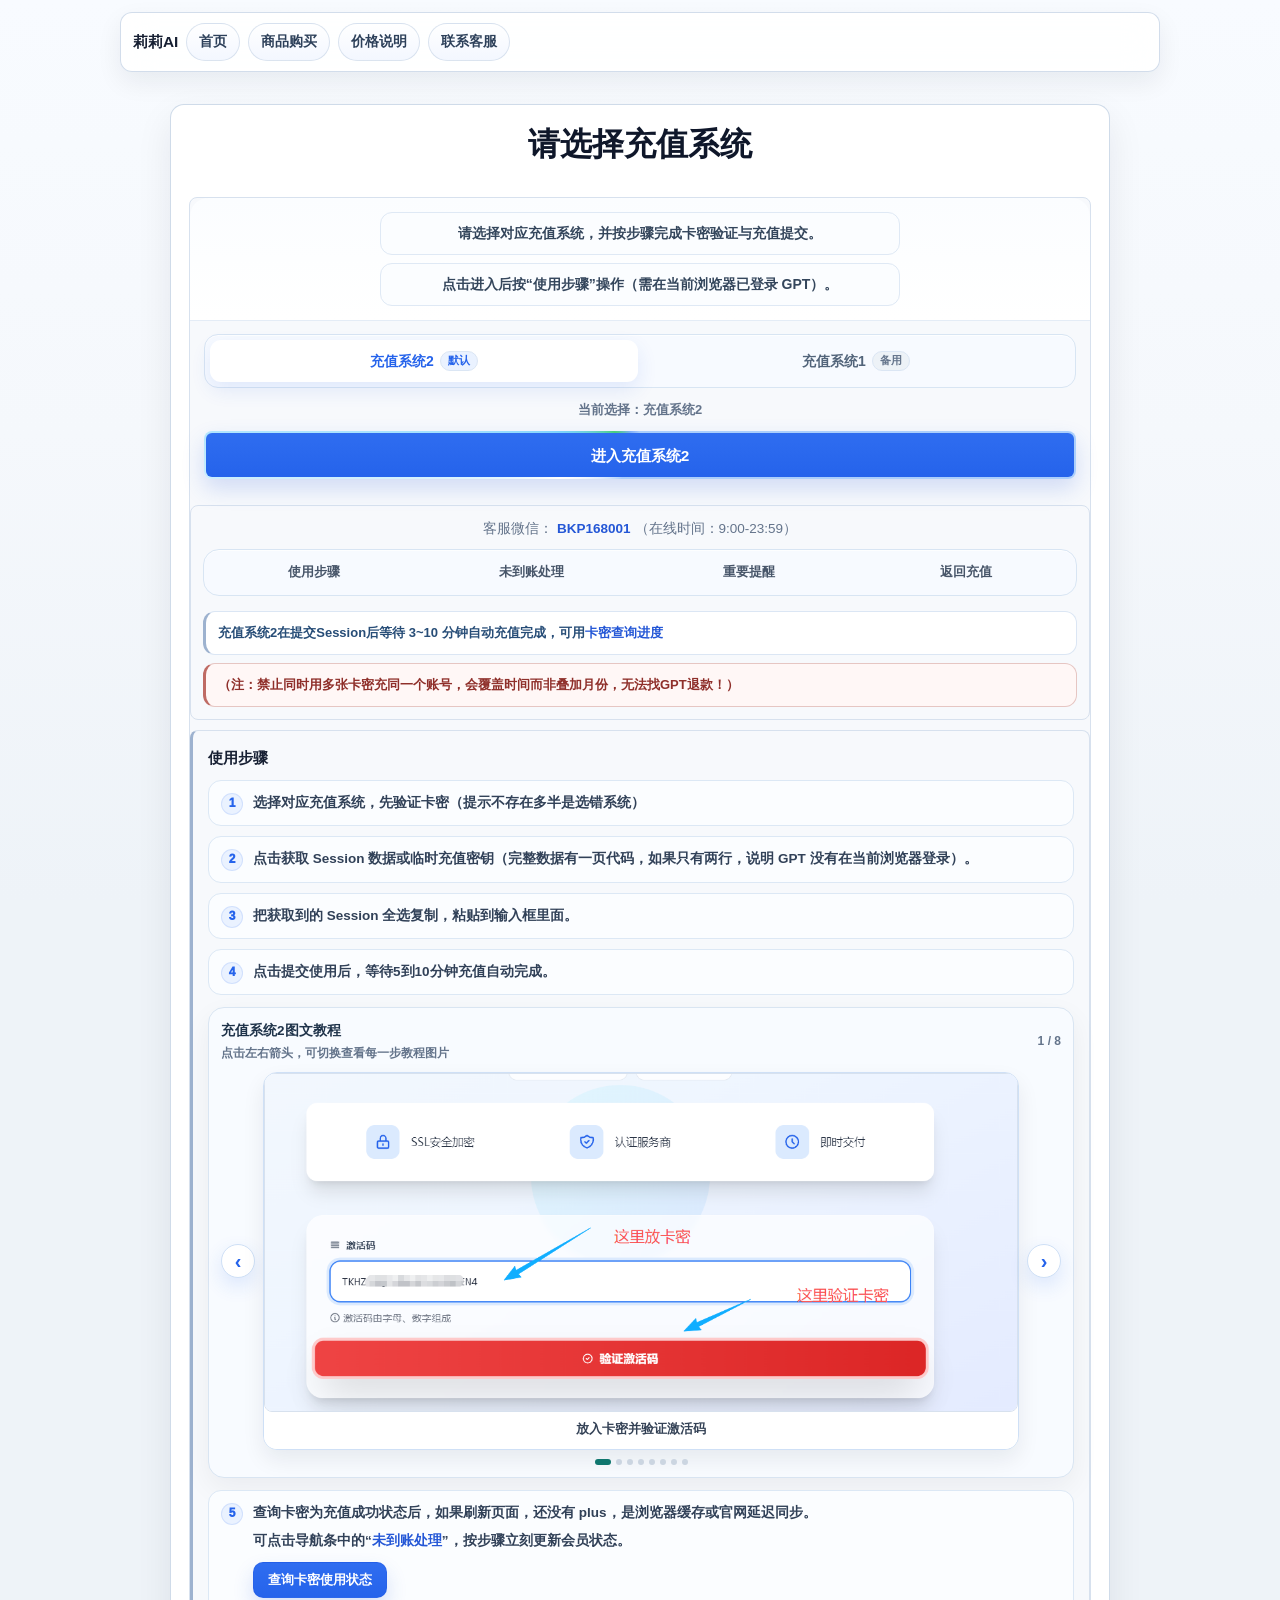
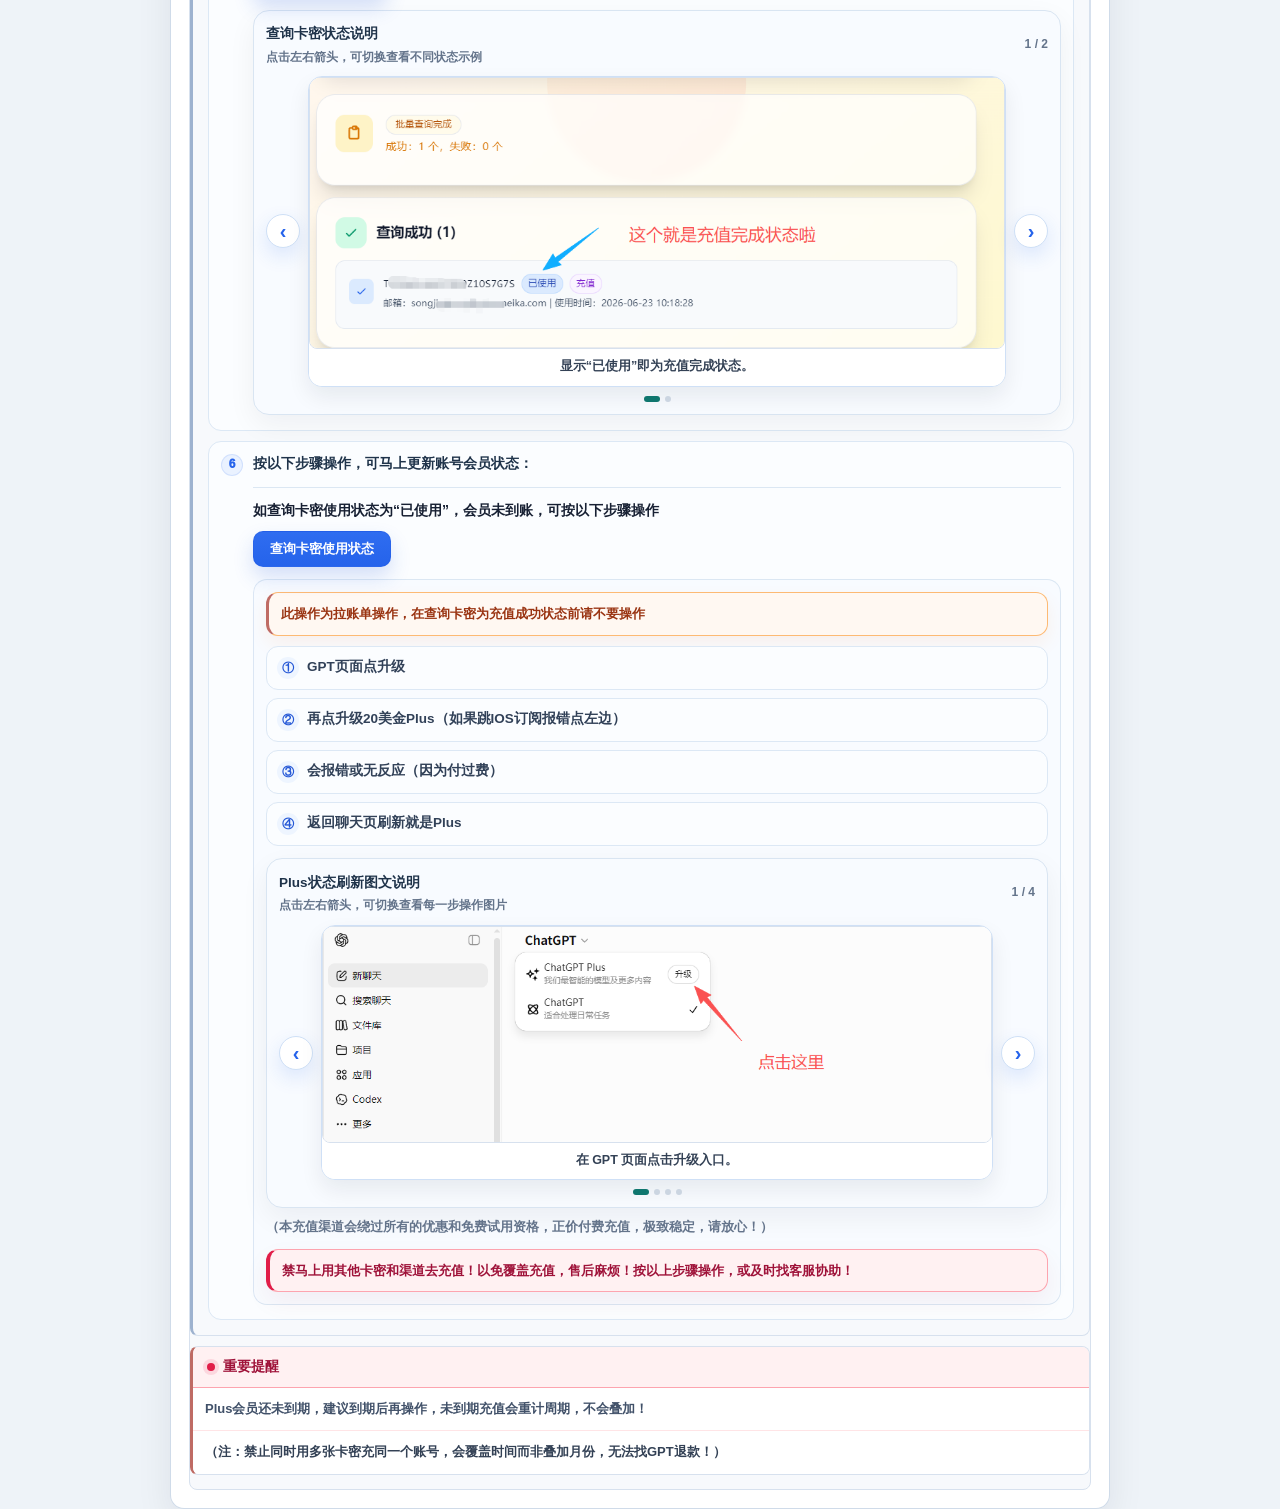
<file: 5.html>
<!DOCTYPE html>
<html lang="zh-CN">
<head>
  <meta charset="UTF-8" />
  <meta name="viewport" content="width=device-width, initial-scale=1.0, viewport-fit=cover" />
  <meta name="robots" content="noindex,nofollow,noarchive,nosnippet">
  <meta name="googlebot" content="noindex,nofollow,noarchive,nosnippet">
  <title>请选择充值系统</title>

  <style>
    :root{
      --apple-blue:#2457d6;
      --apple-blue-active:#173f9b;

      --bg:#f5f5f7;
      --card:#ffffff;

      --text:#1d1d1f;
      --text-2:#6e6e73;
      --text-3:#86868b;

      --border: rgba(0,0,0,.08);
      --shadow: 0 10px 30px rgba(0,0,0,.08);

      --radius: 20px;
      --radius-sm: 14px;
      --radius-xs: 10px;

      --focus-bg:#fbfdff;
      --focus-bg-2:#ffffff;
      --focus-border:#dbe6f4;
      --focus-text:#334155;

      --danger-bg:#ffffff;
      --danger-border:#e6c6c3;
      --danger-text:#8f2f2a;
    }

    *{
      box-sizing:border-box;
    }

    html,body{
      height:100%;
      scroll-behavior:smooth;
    }

    body{
      margin:0;
      padding:18px 14px;
      font-family:-apple-system,BlinkMacSystemFont,"Segoe UI",Roboto,"Helvetica Neue",Arial,
                   "PingFang SC","Hiragino Sans GB","Microsoft YaHei",sans-serif;
      background:var(--bg);
      color:var(--text);
      display:flex;
      justify-content:center;
      align-items:flex-start;
      -webkit-font-smoothing:antialiased;
      -moz-osx-font-smoothing:grayscale;
    }

    .container{
      width:100%;
      max-width:520px;
      background:var(--card);
      border-radius:var(--radius);
      padding:20px;
      border:1px solid var(--border);
      box-shadow:var(--shadow);
    }

    header{
      text-align:center;
      padding:0 8px;
    }

    h1{
      margin:0 0 10px;
      font-size:26px;
      font-weight:700;
    }

    .sub{
      margin:0 0 6px;
      font-size:14px;
      color:var(--text-2);
      line-height:1.7;
      text-align:center;
    }

    .section{
      margin-top:14px;
      padding:16px;
      border-radius:var(--radius-sm);
      background:#fafafa;
      border:1px solid var(--border);
    }

    .section-desc{
      margin:0;
      font-size:14px;
      color:var(--text-2);
      line-height:1.75;
      text-align:center;
    }

    .purchase-wrap{
      text-align:center;
      margin-top:12px;
      margin-bottom:10px;
    }

    .purchase-link{
      display:inline-block;
      padding:12px 20px;
      background-color:var(--apple-blue);
      color:#fff;
      font-size:16px;
      font-weight:bold;
      border-radius:10px;
      text-decoration:none;
      transition:background-color .3s, transform .2s;
    }

    .purchase-link:hover{
      background-color:var(--apple-blue-active);
      transform:scale(1.03);
    }

    .purchase-link:active{
      background-color:#003d7a;
      transform:scale(.98);
    }

    .contact{
      margin:4px 16px 14px;
      padding:10px 12px;
      border-radius:var(--radius-sm);
      border:1px dashed rgba(0,0,0,.14);
      background:rgba(0,0,0,.02);
      text-align:center;
      font-size:14px;
      color:var(--text-2);
      line-height:1.7;
    }

    .contact strong{
      color:var(--text);
      font-weight:700;
    }

    .stock-tip{
      margin-top:8px;
      padding:9px 10px;
      border-radius:12px;
      background:var(--focus-bg);
      border:1px solid var(--focus-border);
      color:var(--focus-text);
      font-size:13px;
      line-height:1.7;
      font-weight:700;
      text-align:left;
    }

    
    .stock-tip-link{
      color:var(--apple-blue);
      font-weight:850;
      text-decoration:none;
      white-space:nowrap;
    }

    .stock-tip-link:hover{
      text-decoration:underline;
    }
.system-list{
      list-style:none;
      padding:0;
      margin:8px 0 0;
      display:flex;
      flex-direction:column;
      gap:14px;
    }

    .system-card{
      background:#fff;
      border-radius:var(--radius);
      border:1px solid var(--border);
      overflow:hidden;
    }

    .system-choice-page .system-card{
      overflow:visible;
    }

    .system-header{
      padding:14px 16px 12px;
      border-bottom:1px solid var(--border);
      background:linear-gradient(180deg, rgba(0,122,255,.03) 0%, rgba(255,255,255,0) 100%);
    }

    .system-note{
      margin:0;
      font-size:13px;
      color:var(--text-2);
      line-height:1.7;
      text-align:center;
    }

    .system-actions{
      padding:10px 16px 12px;
      display:flex;
      flex-direction:column;
      gap:10px;
    }


    .section-nav-slot{
      min-height:54px;
    }

    .section-nav{
      --section-nav-top:76px;
      position:relative;
      z-index:1290;
      display:flex;
      gap:8px;
      margin:0 16px 12px;
      padding:8px;
      overflow-x:auto;
      border:1px solid rgba(219,230,244,.96);
      border-radius:999px;
      background:rgba(255,255,255,.92);
      box-shadow:0 10px 26px rgba(15,23,42,.10);
      backdrop-filter:saturate(180%) blur(14px);
      -webkit-backdrop-filter:saturate(180%) blur(14px);
      scrollbar-width:none;
      -webkit-overflow-scrolling:touch;
    }

    .section-nav.is-fixed{
      position:fixed;
      top:var(--section-nav-top);
      left:50%;
      width:min(520px, calc(100% - 64px));
      max-width:520px;
      margin:0;
      transform:translateX(-50%);
    }

    .section-nav.is-fixed + .contact{
      margin-top:73px !important;
    }

    .section-nav::-webkit-scrollbar{
      display:none;
    }

    .section-nav a{
      flex:1 1 0;
      min-width:0;
      min-height:36px;
      padding:9px 12px;
      border-radius:999px;
      border:1px solid var(--focus-border);
      background:var(--focus-bg);
      color:var(--focus-text);
      font-size:13px;
      font-weight:850;
      line-height:1.3;
      text-align:center;
      text-decoration:none;
      white-space:nowrap;
      transition:border-color .2s ease, background-color .2s ease, color .2s ease;
    }

    .section-nav a:hover,
    .section-nav a:active{
      border-color:rgba(36,87,214,.35);
      background:#ffffff;
      color:var(--apple-blue);
    }

    #recharge-entry,
    #usage-steps,
    #unreceived-help,
    #important-reminder{
      scroll-margin-top:142px;
    }

    .channel-switch{
      display:flex;
      gap:4px;
      padding:4px;
      border-radius:14px;
      border:1px solid var(--border);
      background:#f8fafc;
    }

    .channel-option{
      flex:1 1 0;
      min-width:0;
      min-height:44px;
      border:0;
      border-radius:10px;
      background:transparent;
      color:var(--text-2);
      font:inherit;
      font-size:14px;
      font-weight:850;
      line-height:1.3;
      display:flex;
      align-items:center;
      justify-content:center;
      gap:6px;
      cursor:pointer;
      transition:background-color .2s ease, color .2s ease, box-shadow .2s ease;
      -webkit-tap-highlight-color:transparent;
    }

    .channel-option.is-active{
      background:#fff;
      color:var(--apple-blue);
      box-shadow:0 4px 14px rgba(15,23,42,.08);
    }

    .channel-tag{
      display:inline-flex;
      align-items:center;
      justify-content:center;
      min-height:20px;
      padding:2px 7px;
      border-radius:999px;
      background:rgba(142,142,147,.12);
      color:var(--text-3);
      font-size:11px;
      font-weight:850;
      line-height:1;
      white-space:nowrap;
    }

    .channel-option.is-active .channel-tag{
      background:rgba(0,122,255,.12);
      color:var(--apple-blue);
    }

    .channel-current{
      margin:0;
      color:var(--text-2);
      font-size:13px;
      font-weight:750;
      line-height:1.5;
      text-align:center;
    }

    .system-link{
      display:flex;
      align-items:center;
      justify-content:center;
      gap:10px;
      width:100%;
      min-height:52px;
      padding:14px 16px;
      text-align:center;
      text-decoration:none;
      background:var(--apple-blue);
      color:#fff;
      font-size:16px;
      font-weight:800;
      line-height:1.5;
      border-radius:14px;
      transition:transform .08s ease, background-color .2s ease, box-shadow .2s ease;
      -webkit-tap-highlight-color:transparent;
      box-shadow:0 6px 16px rgba(0,122,255,.12);
    }

    .system-link:hover{
      background:var(--apple-blue-active);
    }

    .system-link:active{
      background:var(--apple-blue-active);
      transform:scale(.98);
    }

    .system-link[data-system-enabled="false"]{
      background:#8e8e93;
      box-shadow:none;
      cursor:not-allowed;
    }

    .system-link[data-system-enabled="false"]:hover,
    .system-link[data-system-enabled="false"]:active{
      background:#8e8e93;
      transform:none;
    }

    .system-status{
      display:inline-flex;
      align-items:center;
      min-height:22px;
      padding:2px 8px;
      border-radius:999px;
      background:rgba(255,255,255,.22);
      color:#fff;
      font-size:12px;
      font-weight:800;
      line-height:1.4;
      white-space:nowrap;
    }

    .system-link[data-system-enabled="true"] .system-status{
      display:none;
    }

    .entry-countdown-overlay{
      position:fixed;
      inset:0;
      z-index:3000;
      display:flex;
      align-items:center;
      justify-content:center;
      padding:24px;
      background:rgba(15,23,42,.46);
      backdrop-filter:blur(12px);
    }

    .entry-countdown-dialog{
      width:min(430px, 100%);
      padding:22px;
      border-radius:18px;
      background:#fff;
      border:1px solid rgba(0,0,0,.08);
      box-shadow:0 24px 60px rgba(0,0,0,.22);
      text-align:left;
    }

    .entry-countdown-title{
      font-size:18px;
      font-weight:850;
      color:var(--text);
      text-align:center;
    }

    .entry-countdown-message{
      margin:14px 0 12px;
      padding:12px 14px;
      border-radius:14px;
      border:1px solid #e2e8f0;
      background:#f8fafc;
      color:#334155;
      font-size:14px;
      font-weight:750;
      line-height:1.7;
    }

    .entry-countdown-warning{
      margin:0;
      padding:11px 13px;
      border-radius:12px;
      background:#fff7ed;
      border:1px solid #fed7aa;
      color:#9a3412;
      font-size:13px;
      font-weight:850;
      line-height:1.65;
      text-align:left;
    }

    .entry-countdown-warning + .entry-countdown-warning{
      margin-top:10px;
    }

    .entry-countdown-warning.is-critical{
      background:#fff1f2;
      border-color:#fecdd3;
      color:#be123c;
    }

    .entry-countdown-warning a{
      color:inherit;
      font-weight:900;
      text-decoration:underline;
      text-underline-offset:3px;
    }

    .entry-countdown-note{
      margin:12px 0 0;
      color:var(--text-3);
      font-size:13px;
      line-height:1.6;
      text-align:center;
    }

    .entry-countdown-actions{
      display:flex;
      gap:10px;
      margin-top:16px;
    }

    .entry-countdown-primary,
    .entry-countdown-secondary{
      display:inline-flex;
      align-items:center;
      justify-content:center;
      min-height:44px;
      padding:10px 14px;
      border-radius:13px;
      border:1px solid transparent;
      font-size:14px;
      font-weight:850;
      line-height:1.4;
      text-decoration:none;
      cursor:pointer;
      -webkit-tap-highlight-color:transparent;
    }

    .entry-countdown-primary{
      flex:1;
      color:#fff;
      background:var(--apple-blue);
      box-shadow:0 10px 22px rgba(0,122,255,.18);
    }

    .entry-countdown-secondary{
      color:var(--text-2);
      background:#fff;
      border-color:var(--border);
    }

    @media (max-width:480px){
      .entry-countdown-actions{
        flex-direction:column;
      }
    }

    .steps-wrap{
      padding:0 16px 16px;
    }

    .content-block{
      margin-top:10px;
      padding:14px;
      border-radius:14px;
      background:rgba(0,0,0,.02);
      border:1px solid var(--border);
    }

    .focus-block{
      background:var(--focus-bg);
      border:1px solid var(--focus-border);
      box-shadow:0 6px 18px rgba(243,198,106,.16);
    }

    .steps-title,
    .hint-title{
      margin:0 0 10px;
      font-size:15px;
      font-weight:800;
      color:var(--text);
    }


    .steps-subtitle{
      margin:16px 0 8px;
      color:var(--focus-text);
    }

    ol.steps{
      margin:0;
      padding-left:18px;
      font-size:14px;
      line-height:1.8;
      color:var(--text-2);
    }

    .steps li{
      margin:6px 0;
    }

    .system2-tutorial{
      margin:12px 0 12px;
      padding:12px;
      border-radius:14px;
      border:1px solid var(--focus-border);
      background:#fbfdff;
    }

    .system2-tutorial[hidden]{
      display:none !important;
    }

    .tutorial-top{
      display:flex;
      align-items:center;
      justify-content:space-between;
      gap:10px;
      margin-bottom:10px;
    }

    .tutorial-title{
      color:var(--focus-text);
      font-size:13px;
      font-weight:850;
    }

    .tutorial-subtitle{
      margin-top:3px;
      color:var(--text-3);
      font-size:12px;
      font-weight:700;
      line-height:1.45;
    }

    .tutorial-count{
      flex:0 0 auto;
      color:var(--text-3);
      font-size:12px;
      font-weight:800;
    }

    .tutorial-stage{
      display:grid;
      grid-template-columns:34px minmax(0,1fr) 34px;
      align-items:center;
      gap:8px;
    }

    .tutorial-btn{
      width:34px;
      height:34px;
      border:1px solid var(--focus-border);
      border-radius:999px;
      background:#fff;
      color:var(--apple-blue);
      font-size:20px;
      line-height:1;
      font-weight:800;
      cursor:pointer;
      box-shadow:0 4px 12px rgba(15,23,42,.06);
    }

    .tutorial-btn:active{
      transform:scale(.96);
    }

    .tutorial-frame{
      min-width:0;
      margin:0;
      overflow:hidden;
      border-radius:12px;
      border:1px solid rgba(37,99,235,.16);
      background:#fff;
      box-shadow:0 8px 22px rgba(15,23,42,.08);
    }

    .tutorial-image{
      display:block;
      width:100%;
      height:auto;
      background:#fff;
    }

    .tutorial-caption{
      padding:8px 10px 10px;
      color:var(--focus-text);
      font-size:12.5px;
      font-weight:800;
      text-align:center;
      line-height:1.5;
      background:#fff;
    }

    .tutorial-dots{
      display:flex;
      justify-content:center;
      gap:5px;
      margin-top:9px;
    }

    .tutorial-dot{
      width:6px;
      height:6px;
      border-radius:999px;
      background:#cbd5e1;
    }

    .tutorial-dot.is-active{
      width:16px;
      background:var(--apple-blue);
    }

    @media (max-width:640px){
      .tutorial-stage{
        position:relative;
        display:block;
      }

      .tutorial-frame{
        width:100%;
      }

      .tutorial-btn{
        position:absolute;
        top:50%;
        z-index:3;
        background:rgba(255,255,255,.94);
        box-shadow:0 6px 18px rgba(15,23,42,.16);
      }

      .tutorial-btn[data-tutorial-prev]{
        left:8px;
        transform:translateY(-50%);
      }

      .tutorial-btn[data-tutorial-next]{
        right:8px;
        transform:translateY(-50%);
      }

      .tutorial-btn:active{
        transform:translateY(-50%) scale(.96);
      }
    }

    .focus-item{
      color:var(--focus-text);
      font-weight:700;
    }

    .step-note-line{
      display:block;
    }

    .step-note-line + .step-note-line{
      margin-top:6px;
    }

    .step-note-link{
      color:var(--apple-blue);
      font-weight:800;
      text-decoration:none;
    }

    .step-note-link:hover{
      text-decoration:underline;
    }

    .status-check-wrap{
      margin:10px 0 4px;
    }

    .status-check-link{
      display:inline-flex;
      align-items:center;
      justify-content:center;
      min-height:36px;
      padding:8px 14px;
      border-radius:10px;
      background:var(--apple-blue);
      color:#fff;
      font-size:13px;
      font-weight:850;
      line-height:1.4;
      text-decoration:none;
      box-shadow:0 6px 14px rgba(36,87,214,.14);
      transition:background-color .2s ease, transform .08s ease;
    }

    .status-check-link:hover{
      background:var(--apple-blue-active);
      color:#fff;
      text-decoration:none;
    }

    .status-check-link:active{
      transform:scale(.98);
    }

    .unreceived-status-entry{
      display:flex;
      align-items:center;
      justify-content:flex-start;
      margin:8px 0 10px;
    }

    .unreceived-status-entry[hidden]{
      display:none !important;
    }

    .unreceived-status-link{
      min-height:34px;
      padding-inline:16px;
    }

    .refresh-help-item{
      margin-top:12px !important;
    }

    .refresh-help-lead{
      color:var(--focus-text);
      font-weight:800;
    }

    .refresh-help-title-row{
      display:flex;
      align-items:center;
      justify-content:space-between;
      gap:10px;
      margin:12px 0 8px;
      padding-top:12px;
      border-top:1px solid #dbe6f4;
    }

    .refresh-help-title{
      color:var(--focus-text);
      font-size:14px;
      font-weight:850;
      line-height:1.45;
    }

    .status-guide{
      margin:12px 0 4px;
      padding:12px;
      border-radius:14px;
      border:1px solid var(--focus-border);
      background:#fbfdff;
    }

    .status-guide-top{
      display:flex;
      align-items:center;
      justify-content:space-between;
      gap:10px;
      margin-bottom:10px;
    }

    .status-guide-title{
      color:var(--focus-text);
      font-size:13px;
      font-weight:850;
    }

    .status-guide-subtitle{
      margin-top:3px;
      color:var(--text-3);
      font-size:12px;
      font-weight:700;
      line-height:1.45;
    }

    .status-guide-count{
      flex:0 0 auto;
      color:var(--text-3);
      font-size:12px;
      font-weight:800;
    }

    .status-guide-stage{
      display:grid;
      grid-template-columns:34px minmax(0,1fr) 34px;
      align-items:center;
      gap:8px;
    }

    .status-guide-btn{
      width:34px;
      height:34px;
      border:1px solid var(--focus-border);
      border-radius:999px;
      background:#fff;
      color:var(--apple-blue);
      font-size:20px;
      line-height:1;
      font-weight:800;
      cursor:pointer;
      box-shadow:0 4px 12px rgba(15,23,42,.06);
    }

    .status-guide-btn:active{
      transform:scale(.96);
    }

    .status-guide-frame{
      min-width:0;
      margin:0;
      overflow:hidden;
      border-radius:12px;
      border:1px solid rgba(37,99,235,.16);
      background:#fff;
      box-shadow:0 8px 22px rgba(15,23,42,.08);
    }

    .status-guide-image{
      display:block;
      width:100%;
      height:auto;
      background:#fff;
    }

    .status-guide-caption{
      padding:8px 10px 10px;
      color:var(--focus-text);
      font-size:12.5px;
      font-weight:800;
      text-align:center;
      line-height:1.5;
      background:#fff;
    }

    .status-guide-dots{
      display:flex;
      justify-content:center;
      gap:5px;
      margin-top:9px;
    }

    .status-guide-dot{
      width:6px;
      height:6px;
      border-radius:999px;
      background:#cbd5e1;
    }

    .status-guide-dot.is-active{
      width:16px;
      background:var(--apple-blue);
    }

    @media (max-width:640px){
      .status-guide-stage{
        position:relative;
        display:block;
      }

      .status-guide-frame{
        width:100%;
      }

      .status-guide-btn{
        position:absolute;
        top:50%;
        z-index:3;
        background:rgba(255,255,255,.94);
        box-shadow:0 6px 18px rgba(15,23,42,.16);
      }

      .status-guide-btn[data-status-guide-prev]{
        left:8px;
        transform:translateY(-50%);
      }

      .status-guide-btn[data-status-guide-next]{
        right:8px;
        transform:translateY(-50%);
      }

      .status-guide-btn:active{
        transform:translateY(-50%) scale(.96);
      }
    }

    .plus-refresh-guide{
      margin-top:12px;
    }

    .refresh-step-list{
      display:grid;
      gap:8px;
      margin-top:10px;
    }

    .refresh-step{
      display:flex;
      align-items:flex-start;
      gap:8px;
      padding:9px 10px;
      border-radius:10px;
      background:#ffffff;
      border:1px solid #dbe6f4;
      color:#334155;
      font-size:13.5px;
      font-weight:700;
      line-height:1.55;
    }

    .refresh-step-index{
      flex:0 0 auto;
      display:inline-flex;
      align-items:center;
      justify-content:center;
      width:22px;
      height:22px;
      border-radius:999px;
      background:#eaf2ff;
      color:var(--apple-blue);
      font-size:12px;
      font-weight:900;
      line-height:1;
    }

    .plus-refresh-dots{
      display:flex;
      justify-content:center;
      gap:5px;
      margin-top:9px;
    }

    .plus-refresh-dot{
      width:6px;
      height:6px;
      border-radius:999px;
      background:#cbd5e1;
    }

    .plus-refresh-dot.is-active{
      width:16px;
      background:var(--apple-blue);
    }

    @media (max-width:640px){
      .plus-refresh-btn[data-plus-refresh-prev]{
        left:8px;
        transform:translateY(-50%);
      }

      .plus-refresh-btn[data-plus-refresh-next]{
        right:8px;
        transform:translateY(-50%);
      }
    }

    .extra-text{
      margin-top:10px;
      font-size:14px;
      line-height:1.8;
      color:var(--text-2);
    }

    .extra-text p{
      margin:8px 0 0;
    }

    .bill-query-warning{
      max-width:560px;
      margin:12px auto 0;
      padding:10px 12px;
      border-radius:10px;
      background:var(--danger-bg);
      border:1px solid var(--danger-border);
      border-left:3px solid #bf6b64;
      color:var(--danger-text);
      font-size:13px;
      font-weight:700;
      line-height:1.65;
      text-align:center;
    }

    .bill-query-warning span{
      display:inline;
    }

    
    .bill-query-warning[hidden] + .refresh-step-list{
      margin-top:0;
    }

.focus-text{
      margin-top:12px;
      padding:12px 14px;
      border-radius:12px;
      background:var(--focus-bg-2);
      border:1px solid var(--focus-border);
      color:#334155;
      font-weight:500;
    }

    .focus-text strong{
      color:#1e293b;
      font-weight:700;
    }

    .focus-text p:first-child{
      margin-top:0;
    }

    .hint{
      margin-top:12px;
      padding:12px;
      border-radius:14px;
      background:rgba(0,0,0,.03);
      border:1px solid var(--border);
    }

    .focus-hint{
      background:var(--danger-bg);
      border:1px solid var(--danger-border);
      box-shadow:0 4px 14px rgba(255,90,95,.08);
    }

    .focus-hint .hint-title{
      color:var(--danger-text);
    }

    .hint p{
      margin:0;
      font-size:13px;
      color:var(--text-2);
      line-height:1.8;
    }

    .mono{
      font-family:ui-monospace,SFMono-Regular,Menlo,Monaco,Consolas,"Courier New",monospace;
      font-size:12.5px;
      color:var(--text-3);
      word-break:break-word;
      margin-bottom:6px !important;
    }

    .focus-mono{
      padding:10px 12px;
      border-radius:12px;
      background:#fff;
      border:1px solid var(--danger-border);
      color:#334155;
      font-weight:600;
    }

    .focus-warning{
      margin-top:10px !important;
      margin-bottom:0 !important;
      padding:12px;
      border-radius:12px;
      background:#ffe6e3;
      border:1px solid var(--danger-border);
      color:#1e293b !important;
      font-size:13px;
      line-height:1.7;
      font-weight:700;
    }

    @media (max-width:360px){
      body{
        padding:14px 10px;
      }

      h1{
        font-size:24px;
      }

      .container{
        padding:16px;
      }

      .system-link{
        font-size:15px;
      }
    }
  </style>
  <link rel="stylesheet" href="assets/professional.css?v=subnav-pill-20260702">
  <style>
    .system-choice-page header{
      padding:0 0 2px !important;
    }

    .system-choice-page h1{
      line-height:1.2;
      margin-bottom:6px !important;
    }

    .system-choice-page .system-list{
      margin-top:4px !important;
    }

    .system-choice-page .system-card{
      margin-top:0 !important;
      border-color:rgba(37,99,235,.16) !important;
      box-shadow:0 10px 26px rgba(15,23,42,.05);
    }

    .system-choice-page .system-header{
      padding:14px 16px 6px !important;
      border-bottom:0 !important;
      background:linear-gradient(180deg, rgba(37,99,235,.055) 0%, rgba(255,255,255,0) 100%) !important;
    }

    .system-choice-page .system-instructions{
      list-style:none;
      max-width:520px;
      margin:0 auto;
      padding:0;
      display:grid;
      gap:6px;
    }

    .system-choice-page .system-instructions li{
      display:flex;
      align-items:center;
      justify-content:center;
      color:var(--muted) !important;
      font-size:14px;
      line-height:1.55;
      text-align:center;
    }

    .system-choice-page .instruction-index{
      display:inline-grid;
      place-items:center;
      width:22px;
      height:22px;
      margin-top:1px;
      border-radius:999px;
      background:#eef5ff;
      color:var(--brand);
      font-size:12px;
      font-weight:850;
      line-height:1;
      flex:0 0 auto;
    }

    .system-choice-page .instruction-text{
      min-width:0;
      padding-top:1px;
    }

    .system-choice-page .system-actions{
      padding:8px 14px 12px !important;
    }

    .system-choice-page .system-link{
      gap:10px;
      min-height:48px !important;
      border-radius:12px !important;
      font-size:1rem !important;
      letter-spacing:0 !important;
    }

    .system-choice-page .contact{
      margin-top:10px !important;
      display:grid;
      gap:8px;
      background:#fbfdff !important;
      border-color:#dbe6f4 !important;
      border-style:solid !important;
    }

    .system-choice-page .contact-line{
      display:block;
      text-align:center;
      color:var(--text-2);
      line-height:1.7;
    }

    .system-choice-page .contact-line strong{
      margin:0 4px;
    }

    .system-choice-page .contact .section-nav-slot{
      min-height:54px;
    }

    .system-choice-page .contact .section-nav{
      width:100%;
      margin:0 !important;
      box-shadow:0 8px 20px rgba(15,23,42,.08);
    }

    .system-choice-page .stock-tip,
    .system-choice-page .focus-block,
    .system-choice-page .focus-text{
      background:#fbfdff !important;
      border-color:#dbe6f4 !important;
      border-left-color:#9db2cf !important;
      color:#334155 !important;
    }

    body.system-choice-page .stock-tip,
    body.system-choice-page .focus-block{
      border-left:3px solid #9db2cf !important;
    }

    body.system-choice-page .focus-text{
      border-left:1px solid #dbe6f4 !important;
    }

    .system-choice-page .focus-text{
      background:#ffffff !important;
    }

    .system-choice-page .focus-block{
      box-shadow:none !important;
    }

    .system-choice-page .focus-item{
      color:#334155 !important;
    }

    .system-choice-page .focus-warning,
    .system-choice-page .focus-hint,
    .system-choice-page .bill-query-warning{
      background:#ffffff !important;
      border-color:#e6c6c3 !important;
      border-left-color:#bf6b64 !important;
      color:#8f2f2a !important;
    }

    body.system-choice-page .focus-warning,
    body.system-choice-page .focus-hint,
    body.system-choice-page .bill-query-warning{
      border-left:3px solid #bf6b64 !important;
    }

    .system-choice-page .bill-query-warning{
      text-align:center !important;
    }

    .system-choice-page .contact .stock-tip{
      margin:0 !important;
      background:#ffffff !important;
      border-color:#dbe6f4 !important;
      border-left-color:#9db2cf !important;
      font-weight:600 !important;
    }

    .system-choice-page .focus-warning{
      text-align:center !important;
    }

    .system-choice-page .contact .focus-warning{
      margin:0 !important;
      padding:10px 12px;
      border-radius:12px;
      background:#fff7f6 !important;
      border-color:#e6c6c3 !important;
      border-left-color:#bf6b64 !important;
      color:#8f2f2a !important;
      font-size:13px;
      line-height:1.7;
      font-weight:600 !important;
      text-align:left !important;
    }

    .system-choice-page .focus-warning strong{
      display:block;
      max-width:64ch;
      margin:0 auto;
      font-weight:700 !important;
      line-height:1.65;
    }

    .system-choice-page .contact .focus-warning strong{
      margin:0;
      max-width:none;
      font-weight:650 !important;
    }

    .system-choice-page .focus-text{
      font-weight:500 !important;
      line-height:1.75 !important;
    }

    .system-choice-page .focus-text strong{
      color:#334155 !important;
      font-weight:700 !important;
    }

    .system-choice-page .focus-text .assurance-note{
      color:#64748b !important;
      font-size:13px;
      font-weight:500 !important;
      line-height:1.7 !important;
    }

    .system-choice-page .focus-text .assurance-note strong{
      color:#64748b !important;
      font-weight:600 !important;
    }

    .system-choice-page .critical-note{
      margin-top:10px !important;
      padding:10px 12px;
      border-radius:10px;
      background:#fff7f6;
      border:1px solid #e6c6c3;
      border-left:3px solid #bf6b64;
      color:#8f2f2a !important;
      font-size:13px;
      font-weight:700 !important;
      line-height:1.65 !important;
    }

    .system-choice-page .critical-note strong{
      color:#8f2f2a !important;
      font-weight:700 !important;
    }

    .system-choice-page .contact .critical-note{
      margin:0 !important;
    }

    .system-choice-page .bill-query-warning{
      background:#fff8f2 !important;
      font-weight:700 !important;
      line-height:1.7 !important;
    }

    .system-choice-page .focus-text .bill-query-warning{
      max-width:none;
      margin:0 0 10px !important;
      text-align:left !important;
      background:#fff8f2 !important;
    }

    .system-choice-page .refresh-step{
      background:#ffffff !important;
      border-color:#dbe6f4 !important;
    }

    .system-choice-page .refresh-step-index{
      background:#eaf2ff !important;
      color:var(--apple-blue) !important;
    }

    .system-choice-page .stock-tip,
    .system-choice-page .steps-title,
    .system-choice-page .hint-title,
    .system-choice-page .focus-text,
    .system-choice-page .focus-text p,
    .system-choice-page .focus-hint p,
    .system-choice-page .focus-mono{
      text-align:left !important;
    }

    body.system-choice-page .focus-warning strong{
      color:#8f2f2a !important;
    }

    .system-choice-page .focus-hint{
      padding:0 !important;
      overflow:hidden;
      background:#fffefe !important;
    }

    .system-choice-page .focus-hint .hint-title{
      display:flex !important;
      align-items:center;
      gap:8px;
      width:100%;
      min-height:40px;
      margin:0 !important;
      padding:10px 14px;
      border-radius:0;
      background:#fff7f6;
      border:0;
      border-bottom:1px solid #e6c6c3;
      color:#8f2f2a !important;
      font-size:14px;
      font-weight:800;
      line-height:1.4;
    }

    .system-choice-page .focus-hint .hint-title::before{
      content:"";
      width:8px;
      height:8px;
      border-radius:999px;
      background:#bf6b64;
      box-shadow:0 0 0 4px rgba(191,107,100,.14);
      flex:0 0 auto;
    }

    .system-choice-page .focus-mono{
      margin:0 !important;
      border:0 !important;
      border-top:1px solid rgba(230,198,195,.42) !important;
      border-radius:0 !important;
      background:#ffffff !important;
      color:#475569 !important;
      font-family:inherit !important;
      font-weight:600 !important;
      line-height:1.75 !important;
    }

    .system-choice-page .focus-hint .focus-mono:first-of-type{
      border-top:0 !important;
    }

    .system-choice-page .focus-hint .focus-mono + .focus-mono{
      color:#334155 !important;
    }

    @media (max-width:640px){
      body.system-choice-page{
        padding-top:92px !important;
      }

      body.system-choice-page > .subpage-topbar{
        display:flex !important;
        flex-direction:row !important;
        align-items:center !important;
        gap:8px !important;
        padding:10px 12px !important;
        overflow:hidden !important;
      }

      body.system-choice-page > .subpage-topbar .subpage-brand{
        width:auto !important;
        flex:0 0 auto !important;
        min-height:38px !important;
        white-space:nowrap !important;
      }

      body.system-choice-page > .subpage-topbar nav{
        width:auto !important;
        flex:1 1 auto !important;
        min-width:0 !important;
        display:flex !important;
        flex-wrap:nowrap !important;
        justify-content:flex-start !important;
        overflow-x:auto !important;
        padding-bottom:0 !important;
      }

      body.system-choice-page > .subpage-topbar nav a{
        flex:0 0 auto !important;
        min-height:38px !important;
        padding:0 10px !important;
        font-size:.84rem !important;
      }

      body.system-choice-page > .container,
      body.system-choice-page main.container{
        width:calc(100% - 24px) !important;
        max-width:calc(100% - 24px) !important;
        margin-left:auto !important;
        margin-right:auto !important;
      }

      .system-choice-page .system-card,
      .system-choice-page .contact,
      .system-choice-page .steps-wrap,
      .system-choice-page .content-block,
      .system-choice-page .hint,
      .system-choice-page .focus-warning,
      .system-choice-page .bill-query-warning,
      .system-choice-page .focus-text,
      .system-choice-page .focus-mono{
        max-width:100% !important;
      }

      .system-choice-page .contact{
        margin-left:0 !important;
        margin-right:0 !important;
      }


      .system-choice-page .section-nav{
        --section-nav-top:76px;
        margin-left:0 !important;
        margin-right:0 !important;
        padding:6px;
        border-radius:18px;
      }

      .system-choice-page .section-nav.is-fixed{
        width:calc(100% - 24px);
        max-width:calc(100% - 24px);
      }

      .system-choice-page .section-nav a{
        flex:0 0 auto;
        min-width:88px;
      }

      .system-choice-page .focus-warning strong,
      .system-choice-page .bill-query-warning,
      .system-choice-page .focus-text,
      .system-choice-page .focus-text p,
      .system-choice-page .focus-mono{
        overflow-wrap:anywhere !important;
        word-break:break-word !important;
      }

      .bill-query-warning span{
        display:block;
      }
    }

    @media (max-width:420px){
      .system-choice-page .system-header{
        padding:12px 12px 6px !important;
      }

      .system-choice-page .system-instructions li{
        gap:7px;
        font-size:13.5px;
        line-height:1.55;
      }

      .system-choice-page .instruction-index{
        width:21px;
        height:21px;
        font-size:11.5px;
      }

      .system-choice-page .system-actions{
        padding:8px 12px 12px !important;
      }
    }
  </style>
  <style>
    /* Overall UI polish trial */
    body.system-choice-page{
      --ui-primary:#2563eb;
      --ui-primary-strong:#1d4ed8;
      --ui-primary-soft:#eaf2ff;
      --ui-primary-line:#bfdbfe;
      --ui-ink:#172033;
      --ui-muted:#64748b;
      --ui-soft:#f8fbff;
      --ui-line:#dbe7f3;
      --ui-warn-bg:#fff7ed;
      --ui-warn-line:#fdba74;
      --ui-warn-text:#9a3412;
      --ui-danger-bg:#fff1f2;
      --ui-danger-line:#fda4af;
      --ui-danger-text:#9f1239;
      --ui-shadow:0 18px 46px rgba(15,23,42,.10);
      background:
        linear-gradient(180deg, #edf5ff 0%, #f8fbff 34%, #f3f6fa 100%) !important;
      color:var(--ui-ink) !important;
    }

    body.system-choice-page > .subpage-topbar{
      background:rgba(255,255,255,.90) !important;
      border:1px solid rgba(219,231,243,.95) !important;
      box-shadow:0 10px 30px rgba(15,23,42,.09) !important;
      backdrop-filter:saturate(180%) blur(16px) !important;
      -webkit-backdrop-filter:saturate(180%) blur(16px) !important;
    }

    body.system-choice-page > .subpage-topbar .subpage-brand{
      color:var(--ui-ink) !important;
      font-weight:900 !important;
      letter-spacing:0 !important;
    }

    body.system-choice-page > .subpage-topbar nav a{
      color:var(--ui-muted) !important;
      font-weight:750 !important;
      border-radius:999px !important;
      transition:background-color .2s ease, color .2s ease;
    }

    body.system-choice-page > .subpage-topbar nav a:hover,
    body.system-choice-page > .subpage-topbar nav a:active{
      background:var(--ui-primary-soft) !important;
      color:var(--ui-primary) !important;
    }

    body.system-choice-page main.container{
      max-width:920px !important;
      padding:18px !important;
      border:1px solid rgba(219,231,243,.96) !important;
      background:rgba(255,255,255,.94) !important;
      box-shadow:var(--ui-shadow) !important;
    }

    .system-choice-page header{
      padding:2px 4px 10px !important;
    }

    .system-choice-page h1{
      color:var(--ui-ink) !important;
      font-size:24px !important;
      font-weight:900 !important;
      letter-spacing:0 !important;
    }

    .system-choice-page .system-list{
      gap:16px !important;
    }

    .system-choice-page .system-card{
      border:1px solid var(--ui-line) !important;
      border-radius:18px !important;
      background:#ffffff !important;
      box-shadow:0 12px 34px rgba(15,23,42,.06) !important;
    }

    .system-choice-page .system-header{
      padding:14px !important;
      background:linear-gradient(180deg, #f8fbff 0%, #ffffff 100%) !important;
      border-bottom:1px solid rgba(219,231,243,.72) !important;
      border-radius:18px 18px 0 0 !important;
    }

    .system-choice-page .system-instructions{
      gap:8px !important;
    }

    .system-choice-page .system-instructions li{
      padding:9px 10px !important;
      border:1px solid rgba(219,231,243,.82);
      border-radius:12px;
      background:#ffffff;
      color:#42526a !important;
      font-weight:650 !important;
      justify-content:center !important;
      text-align:center !important;
    }

    .system-choice-page .instruction-index{
      background:var(--ui-primary-soft) !important;
      color:var(--ui-primary) !important;
      box-shadow:inset 0 0 0 1px rgba(37,99,235,.10);
    }

    .system-choice-page .system-actions{
      gap:12px !important;
      padding:13px 14px 14px !important;
    }

    .system-choice-page .channel-switch{
      padding:5px !important;
      border:1px solid var(--ui-line) !important;
      border-radius:14px !important;
      background:#f6f9fd !important;
    }

    .system-choice-page .channel-option{
      min-height:42px !important;
      border-radius:11px !important;
      color:#52647a !important;
    }

    .system-choice-page .channel-option.is-active{
      background:#ffffff !important;
      color:var(--ui-primary) !important;
      box-shadow:0 8px 22px rgba(37,99,235,.12) !important;
    }

    .system-choice-page .channel-tag{
      background:#edf2f7 !important;
      color:#64748b !important;
    }

    .system-choice-page .channel-option.is-active .channel-tag{
      background:var(--ui-primary-soft) !important;
      color:var(--ui-primary) !important;
    }

    .system-choice-page .channel-current{
      color:var(--ui-muted) !important;
      font-weight:750 !important;
    }

    .system-choice-page .system-link,
    .system-choice-page .status-check-link{
      background:linear-gradient(180deg, #2f6df0 0%, var(--ui-primary) 100%) !important;
      border:1px solid rgba(29,78,216,.18) !important;
      box-shadow:0 10px 22px rgba(37,99,235,.20) !important;
      color:#fff !important;
    }

    .system-choice-page .system-link:hover,
    .system-choice-page .status-check-link:hover{
      background:linear-gradient(180deg, #2563eb 0%, var(--ui-primary-strong) 100%) !important;
    }

    @property --entry-border-angle{
      syntax:"<angle>";
      inherits:false;
      initial-value:0deg;
    }

    .system-choice-page .system-link[data-channel-entry][data-system-enabled="true"]{
      --entry-border-angle:0deg;
      --entry-button-surface:linear-gradient(180deg, #2f6df0 0%, var(--ui-primary) 100%);
      position:relative;
      overflow:hidden;
      border:2px solid transparent !important;
      background:
        var(--entry-button-surface) padding-box,
        conic-gradient(from var(--entry-border-angle), rgba(96,165,250,.50) 0deg, rgba(96,165,250,.50) 218deg, rgba(255,255,255,1) 254deg, rgba(125,211,252,1) 286deg, rgba(34,197,94,.82) 312deg, rgba(59,130,246,.62) 338deg, rgba(96,165,250,.50) 360deg) border-box !important;
      background-clip:padding-box, border-box !important;
      box-shadow:0 10px 22px rgba(37,99,235,.20) !important;
      animation:entryBorderFlow 2.2s linear infinite;
    }

    .system-choice-page .system-link[data-channel-entry][data-system-enabled="true"]:hover{
      --entry-button-surface:linear-gradient(180deg, #2563eb 0%, var(--ui-primary-strong) 100%);
    }

    .system-choice-page .system-link[data-channel-entry][data-system-enabled="true"]::before,
    .system-choice-page .system-link[data-channel-entry][data-system-enabled="true"]::after{
      content:none;
    }

    @keyframes entryBorderFlow{
      to{
        --entry-border-angle:360deg;
      }
    }

    @media (prefers-reduced-motion: reduce){
      .system-choice-page .system-link[data-channel-entry][data-system-enabled="true"]{
        animation:none;
      }
    }

    .system-choice-page .contact{
      margin:12px 0 0 !important;
      padding:12px !important;
      border:1px solid var(--ui-line) !important;
      border-radius:16px !important;
      background:#f8fbff !important;
      box-shadow:inset 0 1px 0 rgba(255,255,255,.85) !important;
    }

    .system-choice-page .contact-line{
      color:var(--ui-muted) !important;
      font-size:13.5px !important;
    }

    .system-choice-page .contact-line strong{
      color:var(--ui-ink) !important;
      font-weight:900 !important;
    }

    .system-choice-page .section-nav{
      padding:5px !important;
      border:1px solid var(--ui-line) !important;
      border-radius:16px !important;
      background:#ffffff !important;
      box-shadow:0 10px 24px rgba(15,23,42,.08) !important;
    }

    .system-choice-page .section-nav a{
      min-height:34px !important;
      border:0 !important;
      border-radius:12px !important;
      background:transparent !important;
      color:#475569 !important;
      font-size:13px !important;
      font-weight:850 !important;
    }

    .system-choice-page .section-nav a:hover,
    .system-choice-page .section-nav a:active{
      background:var(--ui-primary-soft) !important;
      color:var(--ui-primary) !important;
    }

    .system-choice-page .section-nav.is-fixed{
      width:min(920px, calc(100% - 48px)) !important;
      max-width:920px !important;
    }

    .system-choice-page .stock-tip{
      padding:10px 12px !important;
      border:1px solid var(--ui-primary-line) !important;
      border-left:4px solid var(--ui-primary) !important;
      border-radius:12px !important;
      background:#f1f7ff !important;
      color:#28527a !important;
      font-weight:750 !important;
    }

    .system-choice-page .steps-wrap{
      padding:0 0 14px !important;
    }

    .system-choice-page .content-block{
      padding:15px !important;
      border:1px solid var(--ui-line) !important;
      border-radius:18px !important;
      background:#ffffff !important;
      box-shadow:0 12px 30px rgba(15,23,42,.06) !important;
    }

    .system-choice-page .focus-block{
      border-left:0 !important;
    }

    .system-choice-page .steps-title,
    .system-choice-page .hint-title,
    .system-choice-page .refresh-help-title{
      color:var(--ui-ink) !important;
      font-weight:900 !important;
      letter-spacing:0 !important;
    }

    .system-choice-page ol.steps{
      list-style:none !important;
      padding-left:0 !important;
      counter-reset: step;
      display:grid;
      gap:10px;
      color:#334155 !important;
    }

    .system-choice-page ol.steps[start="5"]{
      counter-reset: step 4;
      margin-top:12px !important;
    }

    .system-choice-page ol.steps > li{
      counter-increment: step;
      position:relative;
      margin:0 !important;
      padding:11px 12px 11px 44px;
      border:1px solid var(--ui-line);
      border-radius:13px;
      background:#f8fbff;
      color:#334155 !important;
      font-size:13.5px;
      font-weight:720 !important;
      line-height:1.65;
    }

    .system-choice-page ol.steps > li::before{
      content:counter(step);
      position:absolute;
      left:12px;
      top:12px;
      display:grid;
      place-items:center;
      width:22px;
      height:22px;
      border-radius:999px;
      background:var(--ui-primary-soft);
      color:var(--ui-primary);
      font-size:12px;
      font-weight:950;
      box-shadow:inset 0 0 0 1px rgba(37,99,235,.12);
    }

    .system-choice-page .refresh-help-item{
      padding-bottom:14px !important;
      background:#ffffff !important;
    }

    .system-choice-page .refresh-help-lead{
      color:#24364f !important;
      font-weight:850 !important;
    }

    .system-choice-page .refresh-help-title-row{
      margin:12px 0 10px !important;
      padding-top:12px !important;
      border-top:1px solid var(--ui-line) !important;
    }

    .system-choice-page .unreceived-status-entry{
      margin:0 0 12px !important;
    }

    .system-choice-page .system2-tutorial,
    .system-choice-page .status-guide{
      border:1px solid var(--ui-line) !important;
      border-radius:16px !important;
      background:#f8fbff !important;
      box-shadow:0 12px 28px rgba(15,23,42,.06) !important;
    }

    .system-choice-page .tutorial-title,
    .system-choice-page .status-guide-title{
      color:#24364f !important;
      font-size:13.5px !important;
      font-weight:900 !important;
    }

    .system-choice-page .tutorial-subtitle,
    .system-choice-page .status-guide-subtitle,
    .system-choice-page .tutorial-count,
    .system-choice-page .status-guide-count{
      color:var(--ui-muted) !important;
    }

    .system-choice-page .tutorial-frame,
    .system-choice-page .status-guide-frame{
      border:1px solid var(--ui-primary-line) !important;
      border-radius:14px !important;
      background:#ffffff !important;
      box-shadow:0 12px 24px rgba(15,23,42,.08) !important;
    }

    .system-choice-page .tutorial-caption,
    .system-choice-page .status-guide-caption{
      color:#334155 !important;
      font-weight:800 !important;
      background:#ffffff !important;
    }

    .system-choice-page .tutorial-btn,
    .system-choice-page .status-guide-btn{
      border:1px solid var(--ui-primary-line) !important;
      background:#ffffff !important;
      color:var(--ui-primary) !important;
      box-shadow:0 8px 20px rgba(37,99,235,.14) !important;
    }

    .system-choice-page .tutorial-dot.is-active,
    .system-choice-page .status-guide-dot.is-active,
    .system-choice-page .plus-refresh-dot.is-active{
      background:var(--ui-primary) !important;
    }

    .system-choice-page .focus-text{
      padding:12px !important;
      border:1px solid var(--ui-line) !important;
      border-left:0 !important;
      border-radius:14px !important;
      background:#f8fbff !important;
      color:#334155 !important;
    }

    .system-choice-page .bill-query-warning{
      border:1px solid var(--ui-warn-line) !important;
      border-left:4px solid #f97316 !important;
      border-radius:12px !important;
      background:var(--ui-warn-bg) !important;
      color:var(--ui-warn-text) !important;
      font-weight:850 !important;
    }

    .system-choice-page .refresh-step{
      padding:10px !important;
      border:1px solid var(--ui-line) !important;
      border-radius:12px !important;
      background:#ffffff !important;
      color:#334155 !important;
      font-weight:760 !important;
    }

    .system-choice-page .refresh-step-index{
      background:var(--ui-primary-soft) !important;
      color:var(--ui-primary) !important;
    }

    .system-choice-page .focus-text .assurance-note{
      color:var(--ui-muted) !important;
      font-size:13px !important;
    }

    .system-choice-page .critical-note{
      border:1px solid var(--ui-danger-line) !important;
      border-left:4px solid #e11d48 !important;
      border-radius:12px !important;
      background:var(--ui-danger-bg) !important;
      color:var(--ui-danger-text) !important;
      font-weight:850 !important;
    }

    .system-choice-page .critical-note strong{
      color:var(--ui-danger-text) !important;
    }

    .system-choice-page .focus-hint{
      border:1px solid var(--ui-danger-line) !important;
      border-left:0 !important;
      border-radius:16px !important;
      overflow:hidden;
      background:#ffffff !important;
      box-shadow:0 12px 30px rgba(159,18,57,.07) !important;
    }

    .system-choice-page .focus-hint .hint-title{
      background:var(--ui-danger-bg) !important;
      border-bottom:1px solid var(--ui-danger-line) !important;
      color:var(--ui-danger-text) !important;
    }

    .system-choice-page .focus-hint .hint-title::before{
      background:#e11d48 !important;
      box-shadow:0 0 0 4px rgba(225,29,72,.12) !important;
    }

    .system-choice-page .focus-mono{
      color:#334155 !important;
      background:#ffffff !important;
      border-top:1px solid #ffe4e6 !important;
      font-weight:650 !important;
    }

    .system-choice-page .entry-countdown-dialog{
      border:1px solid var(--ui-line) !important;
      border-radius:20px !important;
      box-shadow:0 26px 70px rgba(15,23,42,.24) !important;
    }

    .system-choice-page .entry-countdown-message{
      background:#f8fafc !important;
      border-color:#e2e8f0 !important;
      color:#334155 !important;
    }

    .system-choice-page .entry-countdown-warning{
      background:#fff7ed !important;
      border-color:#fed7aa !important;
      color:#9a3412 !important;
    }

    .system-choice-page .entry-countdown-warning.is-critical{
      background:#fff1f2 !important;
      border-color:#fecdd3 !important;
      color:#be123c !important;
    }

    .system-choice-page .entry-countdown-primary{
      background:var(--ui-primary) !important;
    }

    @media (max-width:640px){
      body.system-choice-page main.container{
        width:calc(100% - 24px) !important;
        max-width:calc(100% - 24px) !important;
        padding:14px !important;
        border-radius:18px !important;
      }

      .system-choice-page .content-block{
        padding:12px !important;
      }

      .system-choice-page ol.steps > li{
        padding:10px 10px 10px 40px;
      }

      .system-choice-page ol.steps > li::before{
        left:10px;
        top:11px;
      }

      .system-choice-page .section-nav{
        border-radius:14px !important;
      }
    }
  </style>
<style>
    /* 5.html micro UI polish 20260702: visual-only overrides */
    body.system-choice-page{
      --micro-bg:#f5f8fc;
      --micro-surface:#ffffff;
      --micro-surface-soft:#f8fbff;
      --micro-ink:#111827;
      --micro-muted:#53657c;
      --micro-line:#d9e5f2;
      --micro-blue:#2457d6;
      --micro-blue-strong:#1d4ed8;
      --micro-teal:#0f766e;
      --micro-shadow:0 14px 36px rgba(15,23,42,.08);
      background:linear-gradient(180deg, #f8fbff 0%, var(--micro-bg) 48%, #eef3f8 100%) !important;
    }

    body.system-choice-page > .subpage-topbar{
      border-color:rgba(203,216,232,.86) !important;
      border-radius:12px !important;
      box-shadow:0 10px 26px rgba(15,23,42,.07) !important;
    }

    body.system-choice-page > .subpage-topbar nav a{
      border:1px solid rgba(203,216,232,.68) !important;
      background:linear-gradient(180deg, #ffffff 0%, #f3f7ff 100%) !important;
      color:#2d405a !important;
    }

    body.system-choice-page > .subpage-topbar nav a:hover,
    body.system-choice-page > .subpage-topbar nav a:active{
      border-color:#b9cff4 !important;
      background:#edf4ff !important;
      color:var(--micro-blue) !important;
    }

    body.system-choice-page main.container{
      max-width:940px !important;
      border-color:rgba(203,216,232,.92) !important;
      border-radius:14px !important;
      background:rgba(255,255,255,.96) !important;
      box-shadow:var(--micro-shadow) !important;
    }

    .system-choice-page header{
      padding-bottom:12px !important;
    }

    .system-choice-page h1{
      color:var(--micro-ink) !important;
    }

    .system-choice-page .system-card,
    .system-choice-page .content-block,
    .system-choice-page .system2-tutorial,
    .system-choice-page .status-guide,
    .system-choice-page .focus-hint{
      border-color:var(--micro-line) !important;
      box-shadow:0 10px 28px rgba(15,23,42,.055) !important;
    }

    .system-choice-page .system-header{
      background:linear-gradient(180deg, #fbfdff 0%, #ffffff 100%) !important;
    }

    .system-choice-page .system-instructions li{
      border-color:#dfe9f5 !important;
      background:#fbfdff !important;
      color:#34465c !important;
    }

    .system-choice-page .instruction-index,
    .system-choice-page .refresh-step-index{
      background:#eef5ff !important;
      color:var(--micro-blue) !important;
    }

    .system-choice-page .channel-switch,
    .system-choice-page .section-nav{
      border-color:#d8e5f3 !important;
      background:#f7faff !important;
      box-shadow:inset 0 1px 0 rgba(255,255,255,.82) !important;
    }

    .system-choice-page .channel-option{
      transition:background-color .18s ease, color .18s ease, box-shadow .18s ease;
    }

    .system-choice-page .channel-option.is-active{
      box-shadow:0 8px 20px rgba(37,89,216,.11) !important;
    }

    .system-choice-page .channel-tag{
      border:1px solid #dbe6f4 !important;
    }

    .system-choice-page .system-link,
    .system-choice-page .status-check-link{
      box-shadow:0 10px 20px rgba(37,89,216,.18) !important;
    }

    .system-choice-page .system-link[data-channel-entry][data-system-enabled="true"]{
      box-shadow:0 10px 22px rgba(37,89,216,.18) !important;
    }

    .system-choice-page .contact{
      border-color:#dce8f5 !important;
      background:linear-gradient(180deg, #fbfdff 0%, #f7fbff 100%) !important;
    }

    .system-choice-page .contact-line strong{
      color:var(--micro-blue) !important;
    }

    .system-choice-page .stock-tip{
      border-color:#b9d5ff !important;
      background:#f2f7ff !important;
      color:#274d77 !important;
    }

    .system-choice-page ol.steps > li,
    .system-choice-page .refresh-step{
      border-color:#dce8f5 !important;
      background:#fbfdff !important;
      color:#314158 !important;
    }

    .system-choice-page .refresh-help-lead,
    .system-choice-page .tutorial-title,
    .system-choice-page .status-guide-title{
      color:#1f334a !important;
    }

    .system-choice-page .tutorial-frame,
    .system-choice-page .status-guide-frame{
      border-color:#cfe0f6 !important;
      box-shadow:0 10px 22px rgba(15,23,42,.075) !important;
    }

    .system-choice-page .tutorial-btn,
    .system-choice-page .status-guide-btn{
      border-color:#cfe0f6 !important;
      transition:background-color .18s ease, color .18s ease, transform .18s ease;
    }

    .system-choice-page .tutorial-btn:hover,
    .system-choice-page .status-guide-btn:hover{
      background:#eef5ff !important;
      transform:translateY(-1px);
    }

    .system-choice-page .tutorial-dot.is-active,
    .system-choice-page .status-guide-dot.is-active,
    .system-choice-page .plus-refresh-dot.is-active{
      background:var(--micro-teal) !important;
    }

    .system-choice-page .bill-query-warning{
      box-shadow:0 8px 18px rgba(249,115,22,.08) !important;
    }

    .system-choice-page .critical-note,
    .system-choice-page .focus-hint{
      box-shadow:0 10px 24px rgba(159,18,57,.06) !important;
    }

    .system-choice-page .entry-countdown-dialog{
      border-radius:16px !important;
      box-shadow:0 24px 64px rgba(15,23,42,.22) !important;
    }

    @media (max-width:640px){
      body.system-choice-page main.container{
        padding:14px !important;
        border-radius:14px !important;
      }

      .system-choice-page .system-card,
      .system-choice-page .content-block,
      .system-choice-page .system2-tutorial,
      .system-choice-page .status-guide,
      .system-choice-page .focus-hint{
        box-shadow:0 8px 22px rgba(15,23,42,.055) !important;
      }
    }
  </style>
</head>

<body class="entry-page system-choice-page">
<div class="subpage-topbar"><a class="subpage-brand" href="index.html">莉莉AI</a><nav><a href="index.html">首页</a><a href="https://fe.dtyuedan.cn/shop/lily" target="_blank" rel="noopener noreferrer nofollow">商品购买</a><a href="gpt170.html">价格说明</a><a href="index.html#contact" data-contact-qr-open>联系客服</a></nav></div>

  <main class="container">

    <header>
      <h1>请选择充值系统</h1>
    </header>

    <ul class="system-list">
      <li class="system-card">

        <div class="system-header">
          <ol class="system-instructions">
            <li>
              <span class="instruction-text">请选择对应充值系统，并按步骤完成卡密验证与充值提交。</span>
            </li>
            <li>
              <span class="instruction-text">点击进入后按“使用步骤”操作（需在当前浏览器已登录 GPT）。</span>
            </li>
          </ol>
        </div>

        <div class="system-actions" id="recharge-entry" data-default-channel="2">
          <div class="channel-switch" role="group" aria-label="充值通道切换">
            <button class="channel-option is-active" type="button" data-channel-choice="2" aria-pressed="true">
              <span>充值系统2</span>
              <span class="channel-tag">默认</span>
            </button>
            <button class="channel-option" type="button" data-channel-choice="1" aria-pressed="false">
              <span>充值系统1</span>
              <span class="channel-tag">备用</span>
            </button>
          </div>

          <p class="channel-current" data-channel-current>当前选择：充值系统2</p>

          <a href="https://czgpt.plus/" class="system-link" target="_blank" rel="noopener noreferrer" data-channel-entry data-system-enabled="true" data-disabled-system-message="系统2暂未启用，请选择系统1" data-entry-message="验证卡密之后获取session数据，提交使用，等待 3~10 分钟自动完成充值" data-entry-warning="充值成功前禁止退出账号登录或者拉账单，否则会导致session 过期，充值失败。" data-entry-followup="如查询卡密已使用，但延迟到账，禁止用其他卡密覆盖，请按“未到账处理”步骤更新或联系客服协助。">
            <span data-channel-entry-label>进入充值系统2</span>
            <span class="system-status">暂未启用</span>
          </a>
        </div>

        <div class="contact">
          <div class="contact-line">客服微信：<strong>BKP168001</strong>（在线时间：9:00-23:59）</div>
          <div class="section-nav-slot">
            <nav class="section-nav" aria-label="页面导航">
              <a href="#usage-steps">使用步骤</a>
              <a href="#unreceived-help">未到账处理</a>
              <a href="#important-reminder">重要提醒</a>
              <a href="#recharge-entry">返回充值</a>
            </nav>
          </div>
          <div class="stock-tip" data-channel-tip>
            如果充值提示无可用库存，可等会再试，或联系客服协助处理充值！
          </div>
          <p class="focus-warning">
            <strong>（注：禁止同时用多张卡密充同一个账号，会覆盖时间而非叠加月份，无法找GPT退款！）</strong>
          </p>
        </div>

        <div class="steps-wrap">
          <div class="content-block focus-block">
            <div class="steps-title" id="usage-steps">使用步骤</div>

            <ol class="steps">
              <li>选择对应充值系统，先验证卡密（提示不存在多半是选错系统）</li>
              <li>点击获取 Session 数据或临时充值密钥（完整数据有一页代码，如果只有两行，说明 GPT 没有在当前浏览器登录）。</li>
              <li>把获取到的 Session 全选复制，粘贴到输入框里面。</li>
              <li data-submit-step-text>点击提交使用后，等待5到10分钟充值自动完成。</li>
            </ol>

            <div class="system2-tutorial" data-recharge-tutorial>
              <div class="tutorial-top">
                <div>
                  <div class="tutorial-title" data-tutorial-title>充值系统2图文教程</div>
                  <div class="tutorial-subtitle">点击左右箭头，可切换查看每一步教程图片</div>
                </div>
                <div class="tutorial-count"><span data-tutorial-current>1</span> / <span data-tutorial-total>8</span></div>
              </div>
              <div class="tutorial-stage">
                <button class="tutorial-btn" type="button" data-tutorial-prev aria-label="上一张">‹</button>
                <figure class="tutorial-frame">
                  <img class="tutorial-image" src="assets/system2-tutorial-01.png" alt="充值系统2教程第1步" data-tutorial-image>
                  <figcaption class="tutorial-caption" data-tutorial-caption>放入卡密并验证激活码</figcaption>
                </figure>
                <button class="tutorial-btn" type="button" data-tutorial-next aria-label="下一张">›</button>
              </div>
              <div class="tutorial-dots" aria-hidden="true">
                <span class="tutorial-dot is-active" data-tutorial-dot></span>
                <span class="tutorial-dot" data-tutorial-dot></span>
                <span class="tutorial-dot" data-tutorial-dot></span>
                <span class="tutorial-dot" data-tutorial-dot></span>
                <span class="tutorial-dot" data-tutorial-dot></span>
                <span class="tutorial-dot" data-tutorial-dot></span>
                <span class="tutorial-dot" data-tutorial-dot></span>
                <span class="tutorial-dot" data-tutorial-dot></span>
              </div>
            </div>

            <ol class="steps" start="5">
              <li class="focus-item">
                <span class="step-note-line">查询卡密为充值成功状态后，如果刷新页面，还没有 plus，是浏览器缓存或官网延迟同步。</span>
                <span class="step-note-line">可点击导航条中的“<a class="step-note-link" href="#unreceived-help">未到账处理</a>”，按步骤立刻更新会员状态。</span>
                <div class="status-check-wrap" data-system2-status-check>
                  <a class="status-check-link" href="https://czgpt.plus/status" target="_blank" rel="noopener noreferrer nofollow">查询卡密使用状态</a>
                  <div class="status-guide" data-status-guide>
                    <div class="status-guide-top">
                      <div>
                        <div class="status-guide-title">查询卡密状态说明</div>
                        <div class="status-guide-subtitle">点击左右箭头，可切换查看不同状态示例</div>
                      </div>
                      <div class="status-guide-count"><span data-status-guide-current>1</span> / <span data-status-guide-total>2</span></div>
                    </div>
                    <div class="status-guide-stage">
                      <button class="status-guide-btn" type="button" data-status-guide-prev aria-label="上一张">‹</button>
                      <figure class="status-guide-frame">
                        <img class="status-guide-image" src="assets/system2-status-check-01.png" alt="卡密已使用状态示例" data-status-guide-image>
                        <figcaption class="status-guide-caption" data-status-guide-caption>显示“已使用”即为充值完成状态。</figcaption>
                      </figure>
                      <button class="status-guide-btn" type="button" data-status-guide-next aria-label="下一张">›</button>
                    </div>
                    <div class="status-guide-dots" aria-hidden="true"></div>
                  </div>
                </div>
              </li>
              <li class="focus-item refresh-help-item" id="unreceived-help">
                <div class="refresh-help-lead">按以下步骤操作，可马上更新账号会员状态：</div>
                <div class="refresh-help-title-row">
                  <div class="refresh-help-title" data-refresh-help-title>如查询卡密使用状态为“已使用”，会员未到账，可按以下步骤操作</div>
                </div>
                <div class="unreceived-status-entry" data-system2-unreceived-status>
                  <a class="status-check-link unreceived-status-link" href="https://czgpt.plus/status" target="_blank" rel="noopener noreferrer nofollow">查询卡密使用状态</a>
                </div>

                <div class="extra-text focus-text">
                  <div class="bill-query-warning" data-bill-query-warning><span>此操作为拉账单操作，</span><span>在查询卡密为充值成功状态前请不要操作</span></div>
                  <div class="refresh-step-list" aria-label="Plus状态刷新步骤">
                    <div class="refresh-step"><span class="refresh-step-index">①</span><span>GPT页面点升级</span></div>
                    <div class="refresh-step"><span class="refresh-step-index">②</span><span>再点升级20美金Plus（如果跳IOS订阅报错点左边）</span></div>
                    <div class="refresh-step"><span class="refresh-step-index">③</span><span>会报错或无反应（因为付过费）</span></div>
                    <div class="refresh-step"><span class="refresh-step-index">④</span><span>返回聊天页刷新就是Plus</span></div>
                  </div>
                  <div class="status-guide plus-refresh-guide" data-plus-refresh-guide>
                    <div class="status-guide-top">
                      <div>
                        <div class="status-guide-title">Plus状态刷新图文说明</div>
                        <div class="status-guide-subtitle">点击左右箭头，可切换查看每一步操作图片</div>
                      </div>
                      <div class="status-guide-count"><span data-plus-refresh-current>1</span> / <span data-plus-refresh-total>4</span></div>
                    </div>
                    <div class="status-guide-stage">
                      <button class="status-guide-btn plus-refresh-btn" type="button" data-plus-refresh-prev aria-label="上一张">‹</button>
                      <figure class="status-guide-frame">
                        <img class="status-guide-image" src="assets/plus-refresh-01.png" alt="GPT页面点击升级入口" data-plus-refresh-image>
                        <figcaption class="status-guide-caption" data-plus-refresh-caption>在 GPT 页面点击升级入口。</figcaption>
                      </figure>
                      <button class="status-guide-btn plus-refresh-btn" type="button" data-plus-refresh-next aria-label="下一张">›</button>
                    </div>
                    <div class="plus-refresh-dots" aria-hidden="true"></div>
                  </div>
                  <p class="assurance-note"><strong>（本充值渠道会绕过所有的优惠和免费试用资格，正价付费充值，极致稳定，请放心！）</strong></p>
                  <p class="critical-note"><strong>禁马上用其他卡密和渠道去充值！以免覆盖充值，售后麻烦！按以上步骤操作，或及时找客服协助！</strong></p>
                </div>
              </li>
            </ol>
          </div>

          <div class="hint focus-hint">
            <div class="hint-title" id="important-reminder">重要提醒</div>
            <p class="mono focus-mono">
              Plus会员还未到期，建议到期后再操作，未到期充值会重计周期，不会叠加！
            </p>
            <p class="mono focus-mono">
              （注：禁止同时用多张卡密充同一个账号，会覆盖时间而非叠加月份，无法找GPT退款！）
            </p>
          </div>
        </div>

      </li>
    </ul>

  </main>

  <script src="assets/contact-modal.js?v=20260531-contact-modal-v2"></script>
  <script>
    const rechargeChannels = {
      "1": {
        label: "充值系统1",
        href: "https://520fafa.cn/",
        enabled: true,
        disabledMessage: "系统1暂未启用，请选择系统2",
        entryMessage: "",
        entryWarning: "",
        entryFollowup: "",
        tip: "如果充值提示无可用库存，可等会再试，或联系客服协助处理充值！"
      },
      "2": {
        label: "充值系统2",
        href: "https://czgpt.plus/",
        enabled: true,
        disabledMessage: "系统2暂未启用，请选择系统1",
        entryMessage: "验证卡密之后获取session数据，提交使用，等待 3~10 分钟自动完成充值",
        entryWarning: "充值成功前禁止退出账号登录或者拉账单，否则会导致session 过期，充值失败。",
        entryFollowup: "如查询卡密已使用，但延迟到账，禁止用其他卡密覆盖，请按“未到账处理”步骤更新或联系客服协助。",
        tip: "充值系统2在提交Session后等待 3~10 分钟自动充值完成，可用",
        tipLinkText: "卡密查询进度",
        tipLinkHref: "https://czgpt.plus/status"
      }
    };

    function setRechargeChannel(channelId) {
      const channel = rechargeChannels[channelId] || rechargeChannels["2"];
      const entryLink = document.querySelector("[data-channel-entry]");
      const entryLabel = document.querySelector("[data-channel-entry-label]");
      const currentLabel = document.querySelector("[data-channel-current]");
      const channelTip = document.querySelector("[data-channel-tip]");
      const rechargeTutorial = document.querySelector("[data-recharge-tutorial]");
      const submitStepText = document.querySelector("[data-submit-step-text]");
      const system2StatusCheck = document.querySelector("[data-system2-status-check]");
      const system2UnreceivedStatus = document.querySelector("[data-system2-unreceived-status]");
      const refreshHelpTitle = document.querySelector("[data-refresh-help-title]");
      const billQueryWarning = document.querySelector("[data-bill-query-warning]");

      if (!entryLink || !entryLabel || !currentLabel) {
        return;
      }

      entryLink.href = channel.href;
      entryLink.dataset.systemEnabled = channel.enabled ? "true" : "false";
      entryLink.dataset.disabledSystemMessage = channel.disabledMessage;
      entryLabel.textContent = `进入${channel.label}`;
      currentLabel.textContent = `当前选择：${channel.label}`;
      if (channelTip) {
        channelTip.textContent = "";
        if (channel.tip) {
          channelTip.append(document.createTextNode(channel.tip));
        }
        if (channel.tipLinkText && channel.tipLinkHref) {
          const tipLink = document.createElement("a");
          tipLink.className = "stock-tip-link";
          tipLink.href = channel.tipLinkHref;
          tipLink.target = "_blank";
          tipLink.rel = "noopener noreferrer nofollow";
          tipLink.textContent = channel.tipLinkText;
          channelTip.append(tipLink);
        }
      }
      if (rechargeTutorial) {
        setTutorialChannel(channelId);
      }
      if (submitStepText) {
        submitStepText.textContent = channelId === "2"
          ? "点击提交使用后，等待5到10分钟充值自动完成。"
          : "点击提交使用，稍微等待片刻。";
      }
      if (system2StatusCheck) {
        system2StatusCheck.hidden = channelId !== "2";
      }
      if (system2UnreceivedStatus) {
        system2UnreceivedStatus.hidden = channelId !== "2";
      }
      if (refreshHelpTitle) {
        refreshHelpTitle.textContent = channelId === "2"
          ? "如查询卡密使用状态为“已使用”，会员未到账，可按以下步骤操作"
          : "充值未到账处理方式";
      }
      if (billQueryWarning) {
        billQueryWarning.hidden = channelId !== "2";
      }

      if (channel.entryMessage) {
        entryLink.dataset.entryMessage = channel.entryMessage;
      } else {
        delete entryLink.dataset.entryMessage;
      }

      if (channel.entryWarning) {
        entryLink.dataset.entryWarning = channel.entryWarning;
      } else {
        delete entryLink.dataset.entryWarning;
      }

      if (channel.entryFollowup) {
        entryLink.dataset.entryFollowup = channel.entryFollowup;
      } else {
        delete entryLink.dataset.entryFollowup;
      }

      document.querySelectorAll("[data-channel-choice]").forEach((button) => {
        const isActive = button.dataset.channelChoice === channelId;
        button.classList.toggle("is-active", isActive);
        button.setAttribute("aria-pressed", String(isActive));
      });
    }

    function showEntryNotice(link) {
      document.querySelector(".entry-countdown-overlay")?.remove();

      const overlay = document.createElement("div");
      overlay.className = "entry-countdown-overlay";
      overlay.setAttribute("role", "dialog");
      overlay.setAttribute("aria-modal", "true");
      overlay.setAttribute("aria-labelledby", "entry-notice-title");
      overlay.innerHTML = `
        <div class="entry-countdown-dialog">
          <div class="entry-countdown-title" id="entry-notice-title">进入充值系统2前请先阅读</div>
          <p class="entry-countdown-message"></p>
          <p class="entry-countdown-warning" data-entry-warning-text hidden></p>
          <p class="entry-countdown-warning is-critical" data-entry-followup-text hidden></p>
          <p class="entry-countdown-note">阅读完提示后，再进入充值系统2。</p>
          <div class="entry-countdown-actions">
            <button class="entry-countdown-secondary" type="button" data-entry-cancel>先不进入</button>
            <a class="entry-countdown-primary" href="#" target="_blank" rel="noopener noreferrer" data-entry-confirm>我已阅读，进入充值系统2</a>
          </div>
        </div>
      `;

      overlay.querySelector(".entry-countdown-message").textContent = link.dataset.entryMessage || "";
      const warningText = overlay.querySelector("[data-entry-warning-text]");
      if (link.dataset.entryWarning) {
        warningText.textContent = link.dataset.entryWarning;
        warningText.hidden = false;
      }

      const followupText = overlay.querySelector("[data-entry-followup-text]");
      if (link.dataset.entryFollowup) {
        followupText.append("如查询卡密已使用，但延迟到账，禁止用其他卡密覆盖，请按");
        const unreceivedLink = document.createElement("a");
        unreceivedLink.href = "#unreceived-help";
        unreceivedLink.textContent = "“未到账处理”";
        unreceivedLink.dataset.entryUnreceivedLink = "true";
        followupText.append(unreceivedLink, "步骤更新或联系客服协助。");
        followupText.hidden = false;
      }

      document.body.appendChild(overlay);

      overlay.querySelector("[data-entry-cancel]")?.addEventListener("click", () => {
        overlay.remove();
      });

      const confirmLink = overlay.querySelector("[data-entry-confirm]");
      if (confirmLink) {
        confirmLink.href = link.href;
      }
      confirmLink?.addEventListener("click", () => {
        overlay.remove();
      });

      overlay.querySelector("[data-entry-unreceived-link]")?.addEventListener("click", () => {
        overlay.remove();
      });
    }

    document.querySelectorAll("[data-channel-choice]").forEach((button) => {
      button.addEventListener("click", () => {
        setRechargeChannel(button.dataset.channelChoice);
      });
    });



    const tutorialSets = {
      "1": {
        title: "充值系统1图文教程",
        slides: [
          { src: "assets/system1-tutorial-01.png", caption: "放入卡密并点击立即验证", alt: "充值系统1教程第1步" },
          { src: "assets/system1-tutorial-02.png", caption: "获取密钥后粘贴 Session，并点击核对账户", alt: "充值系统1教程第2步" },
          { src: "assets/system1-tutorial-03.png", caption: "确认邮箱无误后点击确认充值", alt: "充值系统1教程第3步" },
          { src: "assets/system1-tutorial-04.png", caption: "任务提交后等待几十秒再查询状态", alt: "充值系统1教程第4步" },
          { src: "assets/system1-tutorial-05.png", caption: "显示充值成功即为完成", alt: "充值系统1教程第5步" }
        ]
      },
      "2": {
        title: "充值系统2图文教程",
        slides: [
          { src: "assets/system2-tutorial-01.png", caption: "放入卡密并验证激活码", alt: "充值系统2教程第1步" },
          { src: "assets/system2-tutorial-02.png", caption: "验证成功后获取 Session 数据", alt: "充值系统2教程第2步" },
          { src: "assets/system2-tutorial-03.png", caption: "全选复制整页 Session 代码", alt: "充值系统2教程第3步" },
          { src: "assets/system2-tutorial-04.png", caption: "粘贴 Session 后提交使用", alt: "充值系统2教程第4步" },
          { src: "assets/system2-tutorial-05.png", caption: "确认邮箱无误后绑定", alt: "充值系统2教程第5步" },
          { src: "assets/system2-tutorial-06.png", caption: "提交成功后等待自动充值", alt: "充值系统2教程第6步" },
          { src: "assets/system2-tutorial-07.png", caption: "查询到系统处理中表示还在处理", alt: "充值系统2教程第7步" },
          { src: "assets/system2-tutorial-08.png", caption: "查询到已使用表示充值完成", alt: "充值系统2教程第8步" }
        ]
      }
    };
    let tutorialChannel = "2";
    let tutorialIndex = 0;
    const tutorialTitle = document.querySelector("[data-tutorial-title]");
    const tutorialImage = document.querySelector("[data-tutorial-image]");
    const tutorialCaption = document.querySelector("[data-tutorial-caption]");
    const tutorialCurrent = document.querySelector("[data-tutorial-current]");
    const tutorialTotal = document.querySelector("[data-tutorial-total]");
    const tutorialDotsWrap = document.querySelector(".tutorial-dots");

    function getTutorialSlides() {
      return tutorialSets[tutorialChannel]?.slides || tutorialSets["2"].slides;
    }

    function renderTutorialDots(slides) {
      if (!tutorialDotsWrap) {
        return;
      }

      tutorialDotsWrap.innerHTML = slides.map((_, index) => {
        return `<span class="tutorial-dot${index === tutorialIndex ? " is-active" : ""}" data-tutorial-dot></span>`;
      }).join("");
    }

    function renderTutorial() {
      const set = tutorialSets[tutorialChannel] || tutorialSets["2"];
      const slides = set.slides;
      if (!tutorialImage || !tutorialCaption || !tutorialCurrent || slides.length === 0) {
        return;
      }

      tutorialIndex = Math.max(0, Math.min(tutorialIndex, slides.length - 1));
      const slide = slides[tutorialIndex];
      if (tutorialTitle) {
        tutorialTitle.textContent = set.title;
      }
      if (tutorialTotal) {
        tutorialTotal.textContent = String(slides.length);
      }
      tutorialImage.src = slide.src;
      tutorialImage.alt = slide.alt;
      tutorialCaption.textContent = slide.caption;
      tutorialCurrent.textContent = String(tutorialIndex + 1);
      renderTutorialDots(slides);
    }

    function setTutorialChannel(channelId) {
      tutorialChannel = tutorialSets[channelId] ? channelId : "2";
      tutorialIndex = 0;
      renderTutorial();
    }

    function moveTutorial(direction) {
      const slides = getTutorialSlides();
      tutorialIndex = (tutorialIndex + direction + slides.length) % slides.length;
      renderTutorial();
    }

    document.querySelector("[data-tutorial-prev]")?.addEventListener("click", () => moveTutorial(-1));
    document.querySelector("[data-tutorial-next]")?.addEventListener("click", () => moveTutorial(1));
    renderTutorial();

    const statusGuideSlides = [
      {
        src: "assets/system2-status-check-01.png",
        caption: "显示“已使用”即为充值完成状态。",
        alt: "卡密已使用状态示例"
      },
      {
        src: "assets/system2-status-check-02.png",
        caption: "显示“系统处理中”表示充值还在处理，请继续等待。",
        alt: "卡密系统处理中状态示例"
      }
    ];
    let statusGuideIndex = 0;
    const statusGuideImage = document.querySelector("[data-status-guide-image]");
    const statusGuideCaption = document.querySelector("[data-status-guide-caption]");
    const statusGuideCurrent = document.querySelector("[data-status-guide-current]");
    const statusGuideTotal = document.querySelector("[data-status-guide-total]");
    const statusGuideDotsWrap = document.querySelector(".status-guide-dots");

    function renderStatusGuideDots() {
      if (!statusGuideDotsWrap) {
        return;
      }

      statusGuideDotsWrap.innerHTML = statusGuideSlides.map((_, index) => {
        return `<span class="status-guide-dot${index === statusGuideIndex ? " is-active" : ""}"></span>`;
      }).join("");
    }

    function renderStatusGuide() {
      if (!statusGuideImage || !statusGuideCaption || !statusGuideCurrent || statusGuideSlides.length === 0) {
        return;
      }

      statusGuideIndex = Math.max(0, Math.min(statusGuideIndex, statusGuideSlides.length - 1));
      const slide = statusGuideSlides[statusGuideIndex];
      statusGuideImage.src = slide.src;
      statusGuideImage.alt = slide.alt;
      statusGuideCaption.textContent = slide.caption;
      statusGuideCurrent.textContent = String(statusGuideIndex + 1);
      if (statusGuideTotal) {
        statusGuideTotal.textContent = String(statusGuideSlides.length);
      }
      renderStatusGuideDots();
    }

    function moveStatusGuide(direction) {
      statusGuideIndex = (statusGuideIndex + direction + statusGuideSlides.length) % statusGuideSlides.length;
      renderStatusGuide();
    }

    document.querySelector("[data-status-guide-prev]")?.addEventListener("click", () => moveStatusGuide(-1));
    document.querySelector("[data-status-guide-next]")?.addEventListener("click", () => moveStatusGuide(1));
    renderStatusGuide();

    const plusRefreshSlides = [
      {
        src: "assets/plus-refresh-01.png",
        caption: "在 GPT 页面点击升级入口。",
        alt: "GPT页面点击升级入口"
      },
      {
        src: "assets/plus-refresh-02.png?v=20260630-plus20",
        caption: "再点升级20美金Plus。",
        alt: "选择20美金Plus套餐升级"
      },
      {
        src: "assets/plus-refresh-03.png",
        caption: "如果跳 IOS 订阅报错，点击左边继续按钮；没有弹窗就返回聊天页刷新。",
        alt: "IOS订阅报错提示"
      },
      {
        src: "assets/plus-refresh-04.png",
        caption: "如果进入配置套餐页面，说明充值未到账，请联系客服查看原因。",
        alt: "配置套餐页面提示"
      }
    ];
    let plusRefreshIndex = 0;
    const plusRefreshGuide = document.querySelector("[data-plus-refresh-guide]");
    const plusRefreshImage = document.querySelector("[data-plus-refresh-image]");
    const plusRefreshCaption = document.querySelector("[data-plus-refresh-caption]");
    const plusRefreshCurrent = document.querySelector("[data-plus-refresh-current]");
    const plusRefreshTotal = document.querySelector("[data-plus-refresh-total]");
    const plusRefreshDotsWrap = document.querySelector(".plus-refresh-dots");

    function renderPlusRefreshDots() {
      if (!plusRefreshDotsWrap) {
        return;
      }

      plusRefreshDotsWrap.innerHTML = plusRefreshSlides.map((_, index) => {
        return `<span class="plus-refresh-dot${index === plusRefreshIndex ? " is-active" : ""}"></span>`;
      }).join("");
    }

    function renderPlusRefreshGuide() {
      if (!plusRefreshGuide || !plusRefreshImage || !plusRefreshCaption || !plusRefreshCurrent || plusRefreshSlides.length === 0) {
        return;
      }

      plusRefreshIndex = Math.max(0, Math.min(plusRefreshIndex, plusRefreshSlides.length - 1));
      const slide = plusRefreshSlides[plusRefreshIndex];
      plusRefreshImage.src = slide.src;
      plusRefreshImage.alt = slide.alt;
      plusRefreshCaption.textContent = slide.caption;
      plusRefreshCurrent.textContent = String(plusRefreshIndex + 1);
      if (plusRefreshTotal) {
        plusRefreshTotal.textContent = String(plusRefreshSlides.length);
      }
      renderPlusRefreshDots();
    }

    function movePlusRefreshGuide(direction) {
      plusRefreshIndex = (plusRefreshIndex + direction + plusRefreshSlides.length) % plusRefreshSlides.length;
      renderPlusRefreshGuide();
    }

    document.querySelector("[data-plus-refresh-prev]")?.addEventListener("click", () => movePlusRefreshGuide(-1));
    document.querySelector("[data-plus-refresh-next]")?.addEventListener("click", () => movePlusRefreshGuide(1));
    renderPlusRefreshGuide();

    const sectionNav = document.querySelector(".section-nav");
    let sectionNavStart = 0;

    function getPageScrollTop() {
      return document.body.scrollTop || document.documentElement.scrollTop || window.scrollY || 0;
    }

    function getSectionNavTop() {
      if (!sectionNav) {
        return 0;
      }

      const rawTop = getComputedStyle(sectionNav).getPropertyValue("--section-nav-top").trim();
      return Number.parseFloat(rawTop) || 76;
    }

    function refreshSectionNavPosition() {
      if (!sectionNav) {
        return;
      }

      const wasFixed = sectionNav.classList.contains("is-fixed");
      sectionNav.classList.remove("is-fixed");
      sectionNavStart = sectionNav.getBoundingClientRect().top + getPageScrollTop();
      if (wasFixed) {
        updateSectionNavPosition();
      }
    }

    function updateSectionNavPosition() {
      if (!sectionNav) {
        return;
      }

      const shouldFix = getPageScrollTop() >= sectionNavStart - getSectionNavTop();
      sectionNav.classList.toggle("is-fixed", shouldFix);
    }

    refreshSectionNavPosition();
    updateSectionNavPosition();
    window.addEventListener("scroll", updateSectionNavPosition, { passive: true });
    document.body.addEventListener("scroll", updateSectionNavPosition, { passive: true });
    window.addEventListener("resize", () => {
      refreshSectionNavPosition();
      updateSectionNavPosition();
    });
    window.addEventListener("hashchange", () => {
      window.setTimeout(updateSectionNavPosition, 0);
    });

    setRechargeChannel(document.querySelector(".system-actions")?.dataset.defaultChannel || "2");

    document.querySelectorAll("[data-disabled-system-message], [data-entry-message]").forEach((link) => {
      link.addEventListener("click", (event) => {
        if (link.dataset.systemEnabled !== "false") {
          if (link.dataset.entryMessage || link.dataset.entryWarning || link.dataset.entryFollowup) {
            event.preventDefault();
            showEntryNotice(link);
          }

          return;
        }

        event.preventDefault();
        alert(link.dataset.disabledSystemMessage || "系统暂未启用，请选择其他系统");
      });
    });
  </script>
</body>
</html>
</file>
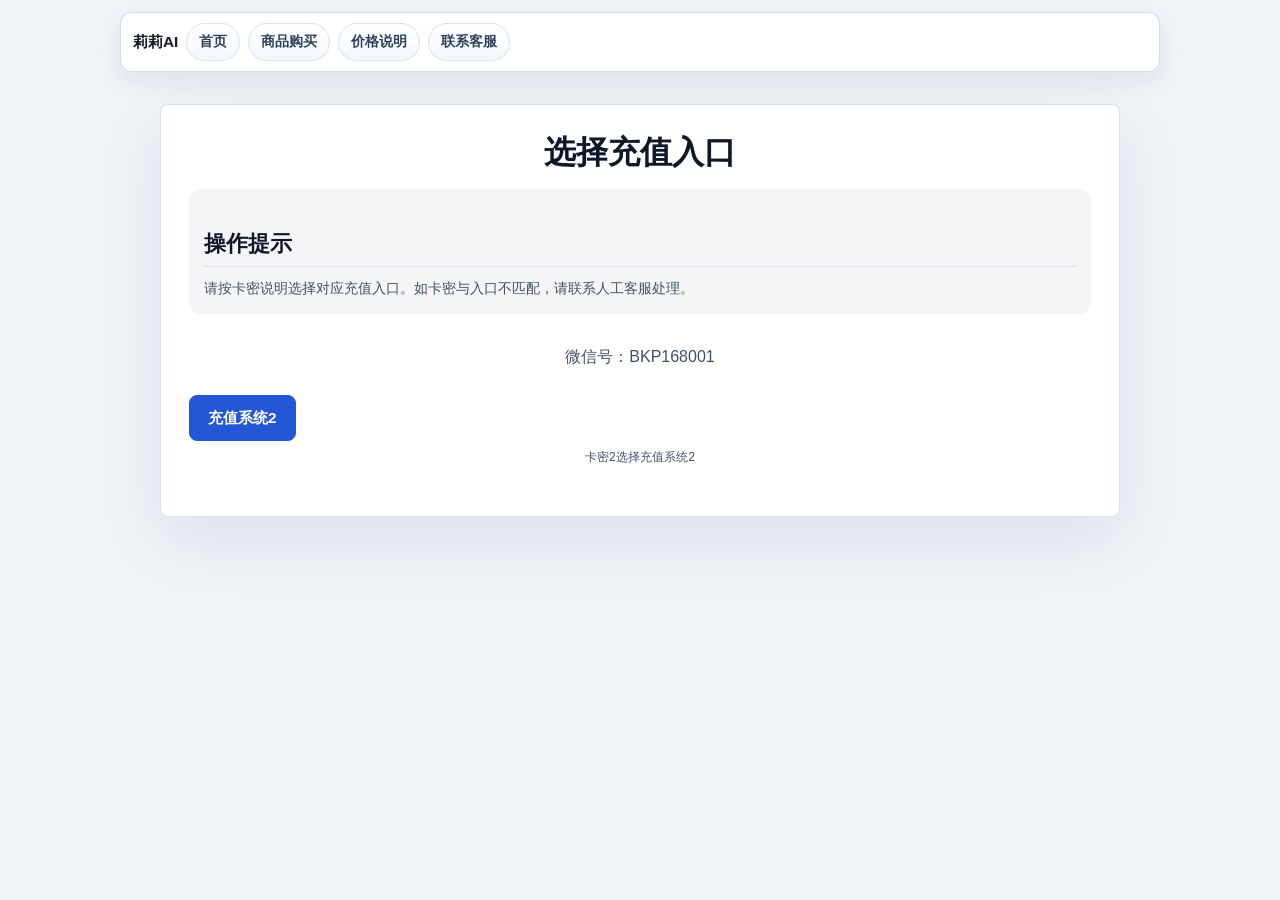
<file: 6.html>
﻿<!DOCTYPE html>
<html lang="zh-CN">
<head>
    <meta charset="UTF-8">
    <meta name="viewport" content="width=device-width, initial-scale=1.0">
    <meta name="robots" content="noindex,nofollow,noarchive,nosnippet">
  <meta name="googlebot" content="noindex,nofollow,noarchive,nosnippet">
    <title>选择充值入口</title>
    <style>
        /* 苹果设计系统风格的 CSS */
        :root {
            --apple-blue: #007aff;
            --apple-blue-active: #0056b3;
            --background-color: #f5f5f7;
            --card-background-color: #ffffff;
            --primary-text-color: #1d1d1f;
            --secondary-text-color: #6e6e73;
            --tertiary-text-color: #86868b;
        }

        body {
            font-family: -apple-system, BlinkMacSystemFont, "Segoe UI", Roboto, "Helvetica Neue", Arial, sans-serif;
            background-color: var(--background-color);
            color: var(--primary-text-color);
            margin: 0;
            padding: 20px;
            display: flex;
            justify-content: center;
            align-items: flex-start; /* 从顶部对齐 */
            min-height: 100vh;
        }

        .container {
            width: 100%;
            max-width: 500px; /* 在大屏幕上限制最大宽度 */
            background-color: var(--card-background-color);
            border-radius: 20px;
            padding: 30px;
            box-sizing: border-box;
            box-shadow: 0 4px 12px rgba(0, 0, 0, 0.08);
        }

        h1 {
            font-size: 28px;
            font-weight: 600;
            text-align: center;
            margin-top: 0;
            margin-bottom: 30px;
        }

        .tips-section {
            background-color: var(--background-color);
            padding: 15px;
            border-radius: 12px;
            margin-bottom: 30px;
        }

        .tips-section h2 {
            font-size: 17px;
            font-weight: 600;
            margin: 0 0 5px 0;
        }

        .tips-section p {
            font-size: 14px;
            color: var(--secondary-text-color);
            line-height: 1.4;
            margin: 0;
        }

        .instruction-text {
            text-align: center;
            font-size: 16px;
            color: var(--secondary-text-color);
            margin-bottom: 25px;
        }

        .system-list {
            list-style: none;
            padding: 0;
            margin: 0;
        }

        .system-list li {
            margin-bottom: 20px;
        }

        .system-link {
            display: block;
            background-color: var(--apple-blue);
            color: white;
            padding: 16px;
            text-align: center;
            text-decoration: none;
            border-radius: 12px;
            font-size: 17px;
            font-weight: 600;
            transition: background-color 0.2s ease-in-out, transform 0.1s ease-in-out;
        }
        
        /* 增加按压效果 */
        .system-link:hover {
            background-color: var(--apple-blue-active);
        }
        .system-link:active {
            transform: scale(0.98);
            background-color: var(--apple-blue-active);
        }

        .url-display {
            font-family: 'SF Mono', 'Menlo', 'Courier New', Courier, monospace;
            font-size: 12px;
            color: var(--tertiary-text-color);
            margin-top: 8px;
            text-align: center;
            word-break: break-all; /* 防止长链接溢出 */
        }
    </style>
  <link rel="stylesheet" href="assets/professional.css?v=subnav-pill-20260702">
</head>
<body class="entry-page">
<div class="subpage-topbar"><a class="subpage-brand" href="index.html">莉莉AI</a><nav><a href="index.html">首页</a><a href="https://fe.dtyuedan.cn/shop/lily" target="_blank" rel="noopener noreferrer nofollow">商品购买</a><a href="gpt170.html">价格说明</a><a href="index.html#contact" data-contact-qr-open>联系客服</a></nav></div>


    <div class="container">
        <h1>选择充值入口</h1>

        <div class="tips-section">
            <h2>操作提示</h2>
            <p>请按卡密说明选择对应充值入口。如卡密与入口不匹配，请联系人工客服处理。</p>
        </div>

        <p class="instruction-text">微信号：BKP168001</p>

        <ul class="system-list">

            <li>
                <a href="https://czgpt.plus/" class="system-link" target="_blank">充值系统2</a>
                <p class="url-display">卡密2选择充值系统2</p>
            </li>
        </ul>
    </div>

  <script src="assets/contact-modal.js?v=20260531-contact-modal-v2"></script>
</body>
</html>
</file>
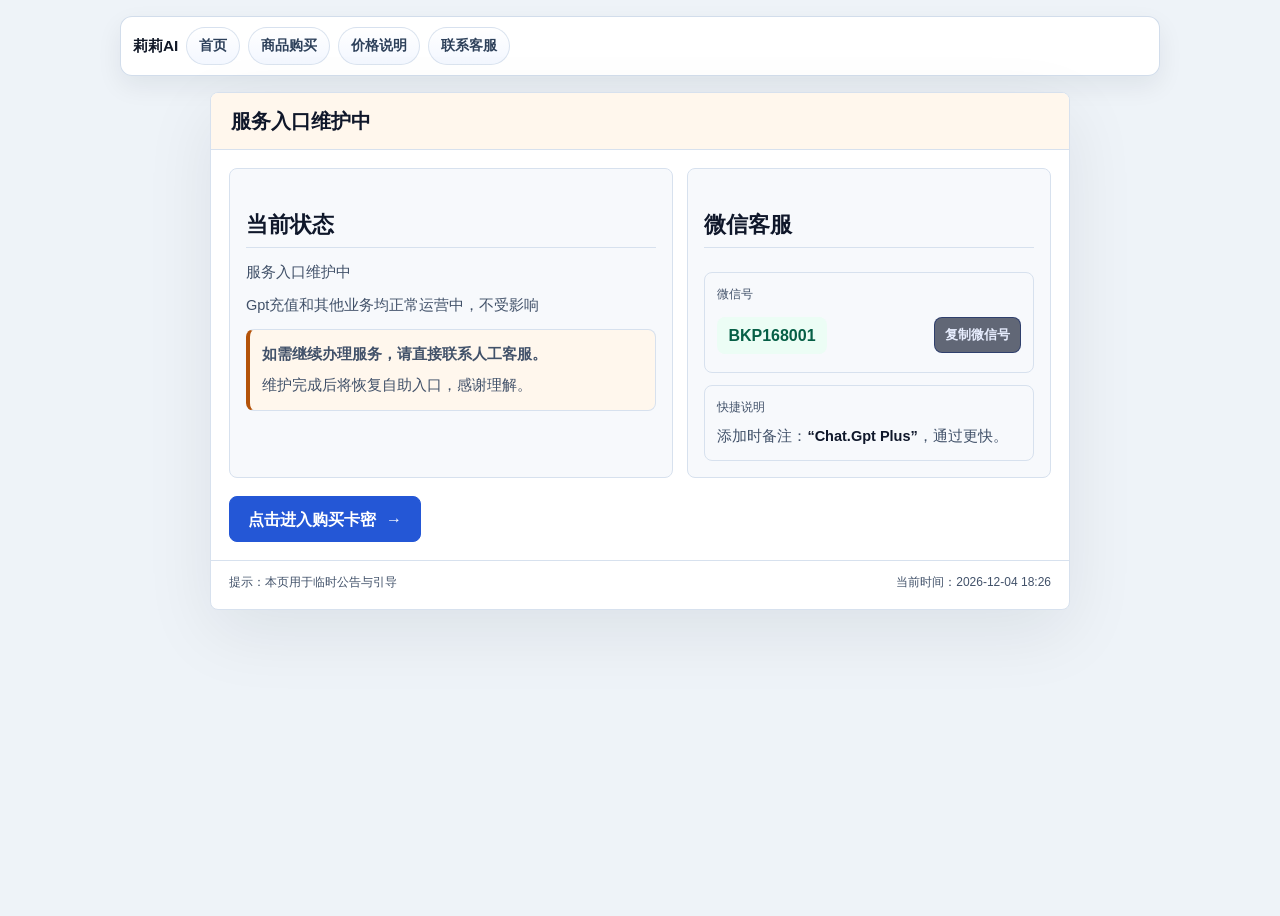
<file: 7.html>
﻿
<!doctype html>
<html lang="zh-CN">
<head>
  <meta charset="utf-8" />
  <meta name="viewport" content="width=device-width, initial-scale=1" />
  <meta name="robots" content="noindex,nofollow,noarchive,nosnippet">
  <meta name="googlebot" content="noindex,nofollow,noarchive,nosnippet">
  <title>服务维护提示</title>
  <meta name="description" content="发卡网服务维护提示，技术维护中。联系客服 微信号：BKP168001 或进入购买卡密。" />
  <style>
    :root{
      --bg1:#0b1220;
      --bg2:#111a2e;
      --card:#0f1a33cc;
      --text:#e8eeff;
      --muted:#b7c2e6;
      --warn:#ffb020;
      --danger:#ff4d6d;
      --btn:#2f6bff;
      --btn2:#1e4ed8;
      --border:#2a3a6b;
      --shadow: 0 20px 60px rgba(0,0,0,.45);
      --radius: 18px;
    }
    *{box-sizing:border-box}
    body{
      margin:0;
      min-height:100vh;
      display:flex;
      align-items:center;
      justify-content:center;
      padding:24px;
      color:var(--text);
      font-family: ui-sans-serif, system-ui, -apple-system, "Segoe UI", Roboto, "PingFang SC","Hiragino Sans GB","Microsoft YaHei", Arial, "Noto Sans CJK SC", sans-serif;
      background:
        radial-gradient(1100px 700px at 15% 20%, #1d3b8a55, transparent 55%),
        radial-gradient(900px 600px at 90% 80%, #7a1d8a44, transparent 60%),
        linear-gradient(160deg, var(--bg1), var(--bg2));
    }
    .wrap{
      width:min(860px, 100%);
    }
    .card{
      background:var(--card);
      border:1px solid var(--border);
      box-shadow:var(--shadow);
      border-radius:var(--radius);
      overflow:hidden;
      backdrop-filter: blur(10px);
    }
    .topbar{
      display:flex;
      gap:12px;
      align-items:center;
      padding:18px 20px;
      border-bottom:1px solid rgba(42,58,107,.7);
      background: linear-gradient(90deg, rgba(255,176,32,.12), rgba(255,77,109,.10));
    }
    .badge{
      display:inline-flex;
      align-items:center;
      gap:8px;
      padding:8px 12px;
      border-radius:999px;
      font-weight:700;
      letter-spacing:.2px;
      background: rgba(255,77,109,.16);
      border:1px solid rgba(255,77,109,.35);
      color:#ffd6de;
      white-space:nowrap;
    }
    .badge .dot{
      width:10px;height:10px;border-radius:50%;
      background:var(--danger);
      box-shadow:0 0 0 4px rgba(255,77,109,.18);
    }
    .title{
      font-size:18px;
      font-weight:800;
      margin:0;
      line-height:1.2;
    }
    .content{
      padding:22px 20px 18px;
      display:grid;
      grid-template-columns: 1.2fr .8fr;
      gap:16px;
    }
    @media (max-width: 760px){
      .content{grid-template-columns:1fr}
    }
    .panel{
      border:1px solid rgba(42,58,107,.75);
      border-radius:16px;
      padding:16px;
      background: rgba(13,22,45,.55);
    }
    .panel h2{
      margin:0 0 10px;
      font-size:16px;
      letter-spacing:.2px;
    }
    .panel p{
      margin:8px 0;
      color:var(--muted);
      line-height:1.7;
      font-size:14.5px;
    }
    .callout{
      display:flex;
      gap:12px;
      padding:12px 12px;
      border-radius:14px;
      border:1px solid rgba(255,176,32,.35);
      background: rgba(255,176,32,.10);
      margin-top:12px;
    }
    .icon{
      flex:0 0 auto;
      width:34px;height:34px;
      border-radius:12px;
      display:grid;
      place-items:center;
      background: rgba(255,176,32,.18);
      border:1px solid rgba(255,176,32,.35);
      color:#ffe6b7;
      font-weight:900;
    }
    .contactBox{
      display:flex;
      flex-direction:column;
      gap:12px;
    }
    .kv{
      padding:12px;
      border-radius:14px;
      border:1px solid rgba(42,58,107,.75);
      background: rgba(9,14,30,.35);
    }
    .kv .k{
      font-size:12px;
      color:rgba(183,194,230,.85);
      margin-bottom:6px;
    }
    .kv .v{
      font-size:18px;
      font-weight:900;
      letter-spacing:.6px;
      color:var(--text);
      display:flex;
      align-items:center;
      justify-content:space-between;
      gap:10px;
      flex-wrap:wrap;
    }
    .miniBtn{
      appearance:none;
      border:1px solid rgba(42,58,107,.9);
      background: rgba(17,26,46,.65);
      color: var(--text);
      padding:8px 10px;
      border-radius:12px;
      font-weight:700;
      cursor:pointer;
      transition:.15s ease;
      font-size:13px;
    }
    .miniBtn:hover{ transform: translateY(-1px); border-color: rgba(47,107,255,.75); }
    .actions{
      display:flex;
      gap:12px;
      align-items:center;
      justify-content:flex-start;
      padding: 0 20px 22px;
      flex-wrap:wrap;
    }
    .btn{
      display:inline-flex;
      align-items:center;
      justify-content:center;
      gap:10px;
      padding:13px 16px;
      border-radius:14px;
      border:1px solid rgba(47,107,255,.55);
      background: linear-gradient(180deg, var(--btn), var(--btn2));
      color:white;
      font-weight:900;
      text-decoration:none;
      cursor:pointer;
      transition: .15s ease;
      min-width: 220px;
    }
    .btn:hover{ transform: translateY(-1px); filter: brightness(1.05); }
    .btn:active{ transform: translateY(0px); filter: brightness(.98); }
    .sub{
      font-size:12.5px;
      color: rgba(183,194,230,.9);
      display:flex;
      align-items:center;
      gap:8px;
    }
    .footer{
      padding:12px 20px 18px;
      border-top:1px solid rgba(42,58,107,.7);
      color: rgba(183,194,230,.8);
      font-size:12px;
      display:flex;
      justify-content:space-between;
      gap:12px;
      flex-wrap:wrap;
    }
    .toast{
      position:fixed;
      left:50%;
      bottom:18px;
      transform:translateX(-50%);
      padding:10px 12px;
      border-radius:12px;
      border:1px solid rgba(42,58,107,.85);
      background: rgba(8,12,26,.85);
      color: var(--text);
      font-size:13px;
      box-shadow: 0 12px 30px rgba(0,0,0,.35);
      opacity:0;
      pointer-events:none;
      transition:.18s ease;
    }
    .toast.show{ opacity:1; transform:translateX(-50%) translateY(-2px); }
  </style>
  <link rel="stylesheet" href="assets/professional.css?v=subnav-pill-20260702">
</head>

<body class="maintenance-page">
<div class="subpage-topbar"><a class="subpage-brand" href="index.html">莉莉AI</a><nav><a href="index.html">首页</a><a href="https://fe.dtyuedan.cn/shop/lily" target="_blank" rel="noopener noreferrer nofollow">商品购买</a><a href="gpt170.html">价格说明</a><a href="index.html#contact" data-contact-qr-open>联系客服</a></nav></div>

  <main class="wrap">
    <section class="card" role="region" aria-label="证书到期提示">
      <div class="topbar">
        <h1 class="title">服务入口维护中</h1>
      </div>

      <div class="content">
        <div class="panel">
          <h2>当前状态</h2>
          <p>服务入口维护中</p>
    <p>Gpt充值和其他业务均正常运营中，不受影响</p>
          <div class="callout">
            <div class="icon">!</div>
            <div>
              <p style="margin:0;color:#ffe6b7;font-weight:800;">如需继续办理服务，请直接联系人工客服。</p>
              <p style="margin:6px 0 0;">维护完成后将恢复自助入口，感谢理解。</p>
            </div>
          </div>
        </div>

        <div class="panel contactBox">
          <h2>微信客服</h2>
          <div class="kv">
            <div class="k">微信号</div>
            <div class="v">
              <span id="contact">BKP168001</span>
              <button class="miniBtn" id="copyBtn" type="button">复制微信号</button>
            </div>
          </div>
          <div class="kv">
            <div class="k">快捷说明</div>
            <p style="margin:0;">添加时备注：<b style="color:#e8eeff">“Chat.Gpt Plus”</b>，通过更快。</p>
          </div>
        </div>
      </div>

      <div class="actions">
        <a class="btn" href="https://fe.dtyuedan.cn/shop/lily" target="_blank" rel="noopener noreferrer">
          点击进入购买卡密
          <span aria-hidden="true">→</span>
        </a>
      </div>

      <div class="footer">
        <span>提示：本页用于临时公告与引导</span>
        <span id="time"></span>
      </div>
    </section>
  </main>

  <div class="toast" id="toast">已复制：BKP168001</div>

  <script>
    // 显示当前时间（可删）
    const pad = n => String(n).padStart(2, "0");
    const now = new Date();
    document.getElementById("time").textContent =
      `当前时间：${now.getFullYear()}-${pad(now.getMonth()+1)}-${pad(now.getDate())} ${pad(now.getHours())}:${pad(now.getMinutes())}`;

    // 复制微信号
    const contact = document.getElementById("contact").textContent.trim();
    const toast = document.getElementById("toast");
    function showToast(msg){
      toast.textContent = msg;
      toast.classList.add("show");
      clearTimeout(showToast._t);
      showToast._t = setTimeout(()=>toast.classList.remove("show"), 1400);
    }
    document.getElementById("copyBtn").addEventListener("click", async () => {
      try{
        await navigator.clipboard.writeText(contact);
        showToast(`已复制：${contact}`);
      }catch(e){
        // 兼容方案
        const ta = document.createElement("textarea");
        ta.value = contact;
        document.body.appendChild(ta);
        ta.select();
        document.execCommand("copy");
        ta.remove();
        showToast(`已复制：${contact}`);
      }
    });
  </script>
  <script src="assets/contact-modal.js?v=20260531-contact-modal-v2"></script>
</body>
</html>
</file>
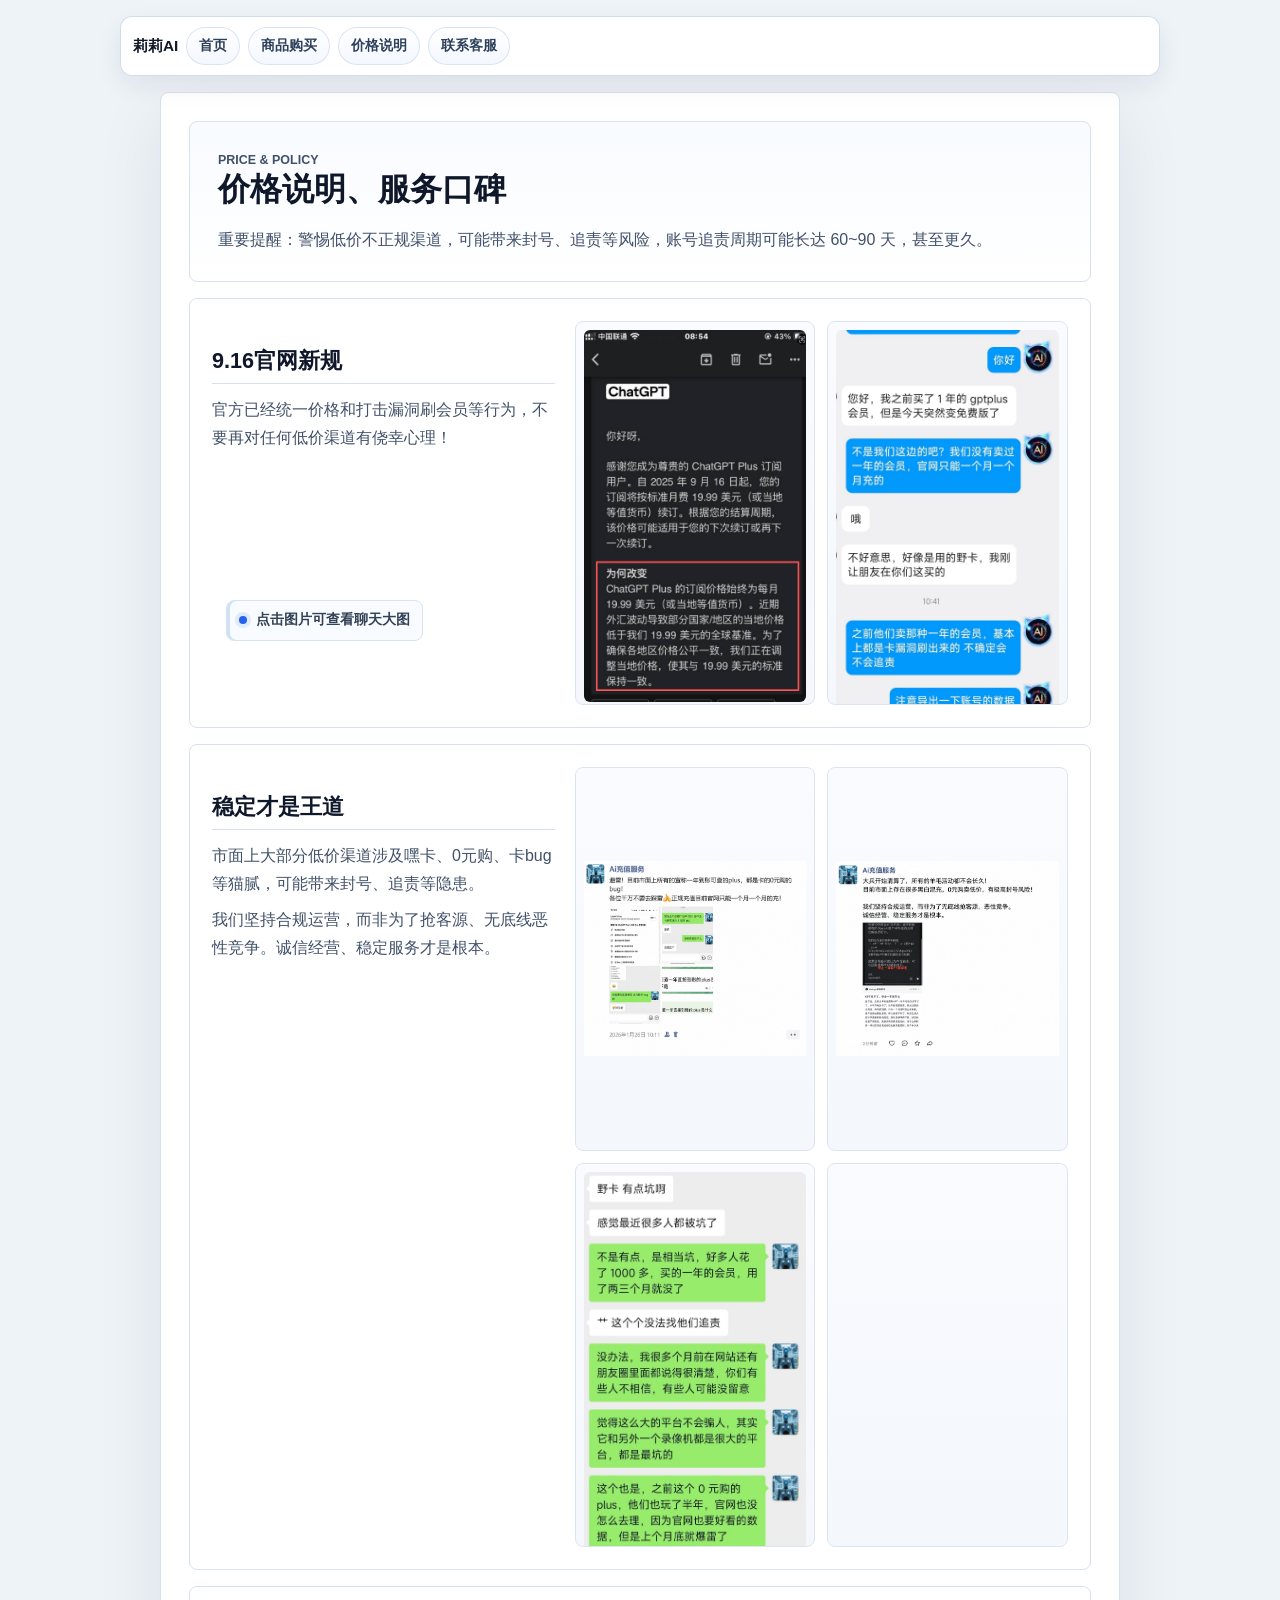
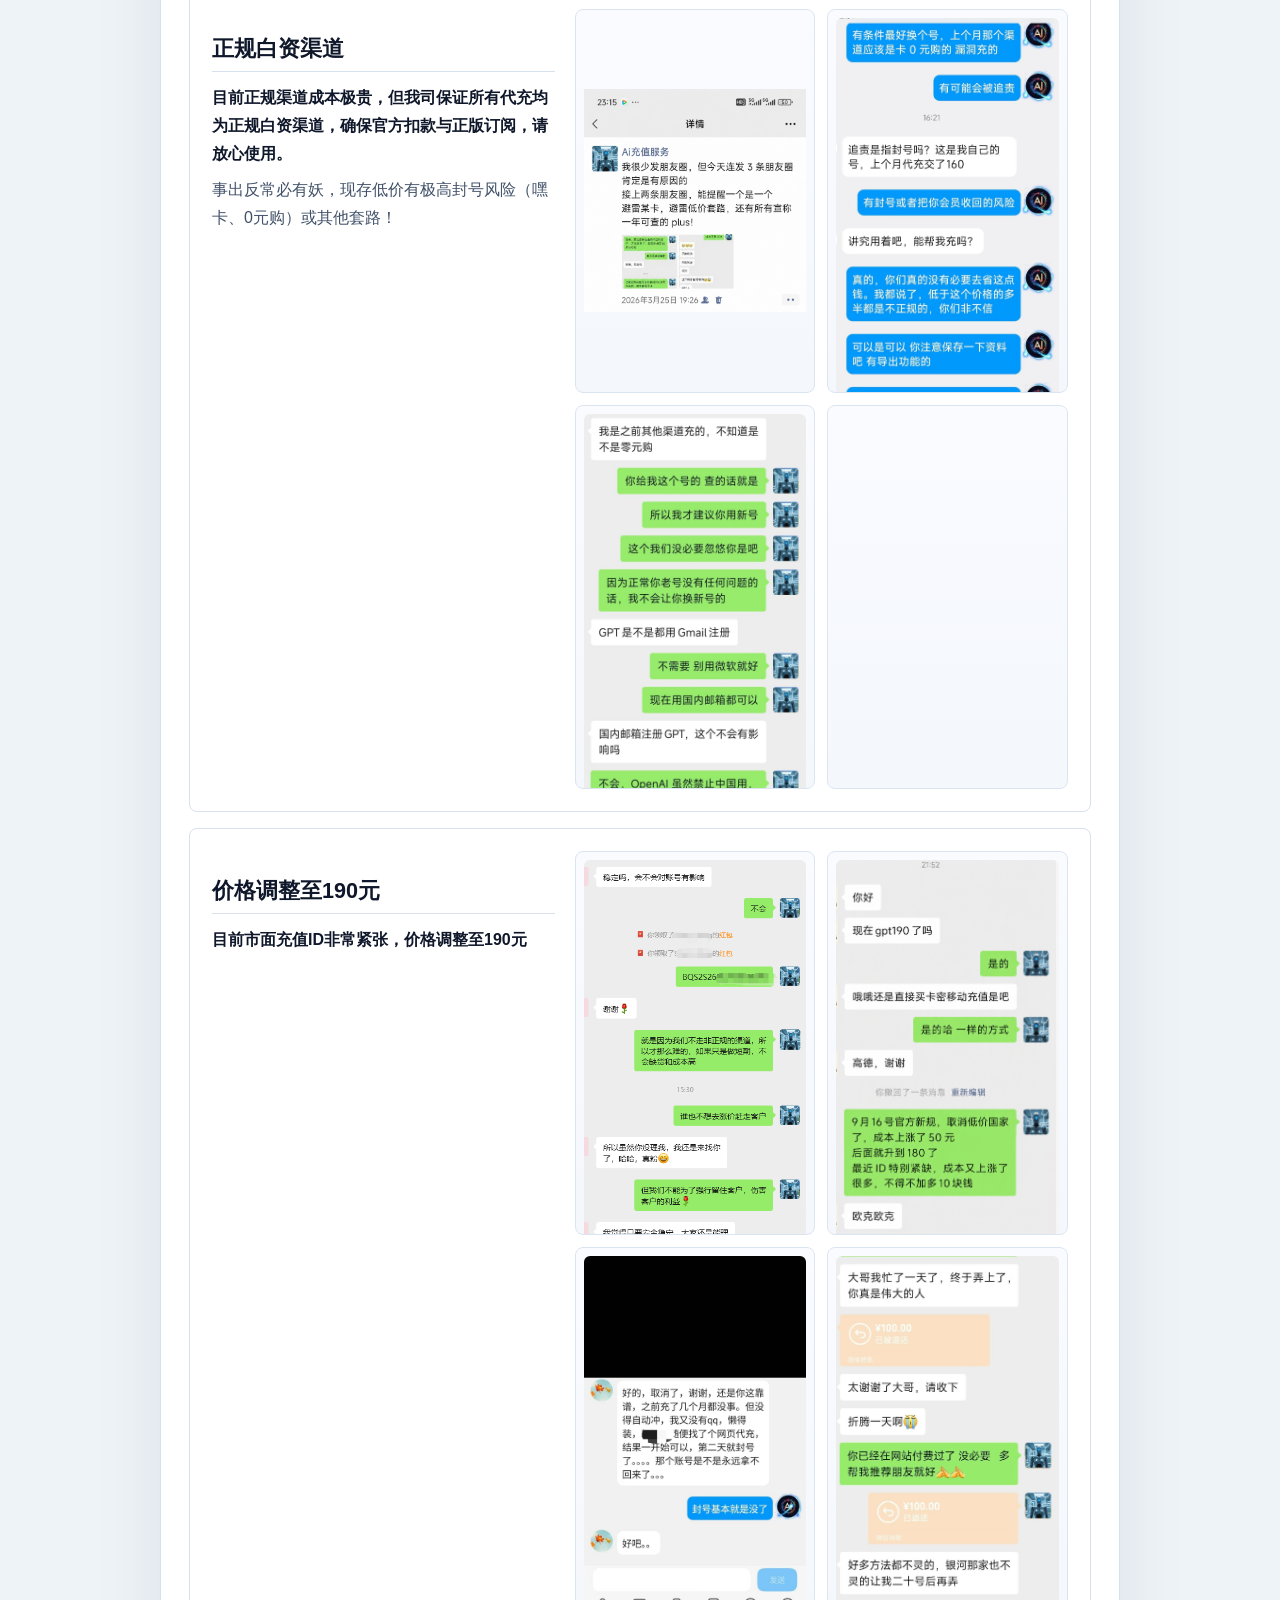
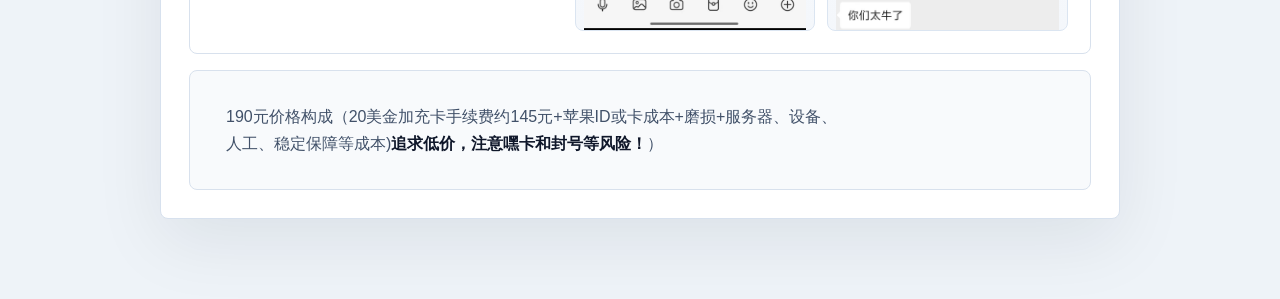
<file: gpt170.html>
﻿<!DOCTYPE html>
<html lang="zh-CN">
<head>
    <meta charset="UTF-8">
    <meta name="viewport" content="width=device-width, initial-scale=1.0">
    <meta name="robots" content="noindex,nofollow,noarchive,nosnippet">
  <meta name="googlebot" content="noindex,nofollow,noarchive,nosnippet">
    <title>官网新规解读</title>
    <style>
        /* --- 基础样式 --- */
        body {
            margin: 0;
            padding: 20px;
            font-family: -apple-system, BlinkMacSystemFont, 'Segoe UI', Roboto, Helvetica, Arial, sans-serif;
            background-color: #f0f2f5; /* 淡灰色背景，突出内容卡片 */
            display: flex;
            justify-content: center;
            align-items: center;
            min-height: 100vh;
            color: #333;
        }

        /* --- 内容容器样式 --- */
        .container {
            background-color: #ffffff;
            border-radius: 12px;
            box-shadow: 0 4px 12px rgba(0, 0, 0, 0.1);
            padding: 30px;
            max-width: 600px; /* 设置最大宽度，防止在大屏幕上内容过宽 */
            width: 100%;
            box-sizing: border-box;
            text-align: center; /* 内部所有内容居中 */
        }

        /* --- 顶部提示框样式（新增） --- */
        .top-alert {
            background: #fff6f6;
            border: 1px solid rgba(217, 83, 79, 0.35);
            border-radius: 12px;
            padding: 14px 14px;
            margin: 0 0 18px 0;
            text-align: left;
        }
        .top-alert .title {
            color: #d9534f;
            font-weight: 800;
            font-size: 16px;
            margin: 0 0 6px 0;
        }
        .top-alert p {
            margin: 6px 0 0 0;
            font-size: 14px;
            line-height: 1.7;
            color: #555;
        }
        .top-alert .em {
            color: #d9534f;
            font-weight: 800;
        }

        /* --- 图片样式 --- */
        .notice-image {
            max-width: 100%; /* 图片宽度自适应容器 */
            height: auto;
            border-radius: 8px; /* 给图片也加上圆角 */
            margin-bottom: 25px; /* 图片和文字之间的间距 */
        }

        /* --- 说明文字样式 --- */
        .description p {
            font-size: 16px;
            line-height: 1.7;
            margin: 10px 0 0 0; /*段落间距*/
            color: #555; /* 文本颜色稍浅，更柔和 */
        }

        /* --- 警告/重要提示文字样式 --- */
        .description .warning {
            color: #d9534f; /* 醒目的红色字体 */
            font-weight: bold; /* 加粗 */
            margin-top: 15px;
        }
    </style>
  <link rel="stylesheet" href="assets/professional.css?v=subnav-pill-20260702">
  <style>
    .policy-main {
      display: block;
      min-height: 100vh;
      padding: 0 18px 42px;
      background:
        linear-gradient(180deg, #f7faff 0%, #eef4fb 100%);
    }

    .policy-main .subpage-topbar {
      position: sticky;
      top: 10px;
      z-index: 1300;
      backdrop-filter: blur(16px);
    }

    .policy-main > .container {
      width: min(1120px, 100%) !important;
      max-width: 1120px !important;
      display: block !important;
      margin: 16px auto 42px !important;
      padding: 20px !important;
      text-align: left !important;
      background: rgba(255, 255, 255, 0.96) !important;
      border-color: #d8e3f0 !important;
    }

    .policy-hero,
    .policy-section,
    .policy-summary {
      border: 1px solid #d9e3ef;
      border-radius: 8px;
      background: #fff;
    }

    .policy-hero {
      padding: 24px;
      margin-bottom: 14px;
      background: linear-gradient(180deg, #fbfdff 0%, #ffffff 100%);
    }

    .policy-hero h1 {
      margin: 0 0 10px !important;
      font-size: clamp(2rem, 4vw, 2.55rem) !important;
      line-height: 1.12 !important;
    }

    .policy-hero > p:not(.eyebrow) {
      max-width: 780px;
      margin: 0 !important;
    }

    .policy-kpis {
      display: grid;
      grid-template-columns: repeat(3, minmax(0, 1fr));
      gap: 10px;
      margin-top: 18px;
    }

    .policy-kpis div {
      min-height: 78px;
      padding: 13px 15px;
      border: 1px solid #dfe7f2;
      border-radius: 8px;
      background: #f8fafc;
    }

    .policy-kpis span {
      display: block;
      color: #64748b;
      font-size: 0.82rem;
      font-weight: 720;
    }

    .policy-kpis strong {
      display: block;
      margin-top: 4px;
      color: #0f172a !important;
      font-size: 1.06rem;
      line-height: 1.35;
    }

    .policy-main .top-alert {
      margin: 0 0 14px !important;
      padding: 16px 18px !important;
      border-radius: 8px !important;
      background: #fff8ed !important;
      border: 1px solid #f1d0a5 !important;
      border-left: 4px solid #c8791a !important;
    }

    .policy-main .top-alert .title {
      color: #9a3412 !important;
    }

    .policy-section {
      display: grid;
      grid-template-columns: minmax(220px, 0.72fr) minmax(0, 1.28fr);
      gap: 18px;
      align-items: start;
      padding: 18px;
      margin-top: 14px;
    }

    .policy-section > div:first-child {
      position: sticky;
      top: 92px;
    }

    .policy-section h2 {
      margin: 0 0 8px !important;
      padding: 0 !important;
      border: 0 !important;
    }

    .policy-section p {
      margin: 0 !important;
      max-width: 42ch;
      line-height: 1.75 !important;
    }

    .policy-section p + p {
      margin-top: 8px !important;
    }

    .policy-floating-chat {
      appearance: none;
      position: fixed;
      top: min(68vh, 600px);
      left: max(18px, calc((100vw - 1080px) / 2 + 126px));
      z-index: 900;
      display: grid;
      grid-template-columns: auto minmax(0, 1fr);
      align-items: center;
      gap: 9px;
      width: fit-content;
      max-width: min(280px, calc(100vw - 36px));
      margin: 0;
      padding: 10px 12px;
      border: 1px solid #d8e3f0;
      border-radius: 8px;
      background: rgba(248, 251, 255, 0.94);
      color: #334155;
      font: inherit;
      text-align: left;
      backdrop-filter: blur(12px);
      box-shadow: inset 3px 0 0 #cfe0f8;
      cursor: pointer;
      transition: border-color 0.16s ease, background-color 0.16s ease, transform 0.16s ease, box-shadow 0.16s ease;
    }

    .policy-floating-chat::before {
      content: "";
      width: 8px;
      height: 8px;
      border-radius: 999px;
      background: #2563eb;
      box-shadow: 0 0 0 4px rgba(37, 99, 235, 0.1);
      animation: policyHintPulse 2.2s ease-in-out infinite;
    }

    .policy-floating-chat span {
      display: block;
      font-size: 0.86rem;
      font-weight: 820;
      line-height: 1.35;
      white-space: nowrap;
    }

    .policy-floating-chat:hover {
      border-color: #a9bad4;
      background: #f8fbff;
      box-shadow: inset 3px 0 0 #a8c3ef, 0 12px 26px rgba(15, 23, 42, 0.08);
      transform: translateY(-1px);
    }

    @keyframes policyHintPulse {
      0%,
      100% {
        box-shadow: 0 0 0 4px rgba(37, 99, 235, 0.1);
      }

      50% {
        box-shadow: 0 0 0 7px rgba(37, 99, 235, 0.04);
      }
    }

    .policy-gallery {
      display: grid;
      grid-template-columns: repeat(2, minmax(0, 1fr));
      gap: 12px;
      align-items: stretch;
    }

    .policy-gallery.three {
      grid-template-columns: repeat(3, minmax(0, 1fr));
    }

    .policy-image-link {
      display: grid;
      place-items: center;
      position: relative;
      min-height: 270px;
      height: clamp(270px, 30vw, 390px);
      padding: 8px;
      border: 1px solid #dbe5f1;
      border-radius: 8px;
      background: linear-gradient(180deg, #f9fbff 0%, #f4f7fb 100%);
      overflow: hidden;
      text-decoration: none;
      cursor: zoom-in;
      transition: border-color 0.16s ease, transform 0.16s ease, box-shadow 0.16s ease;
    }

    .policy-gallery.three .policy-image-link {
      min-height: 210px;
      height: clamp(210px, 19vw, 260px);
    }

    .policy-image-link:hover {
      border-color: #9db5d8;
      box-shadow: 0 14px 28px rgba(15, 23, 42, 0.08);
      transform: translateY(-1px);
    }

    .policy-image-link .notice-image {
      display: block !important;
      width: 100% !important;
      height: 100% !important;
      max-height: 100% !important;
      margin: 0 !important;
      border: 0 !important;
      border-radius: 6px !important;
      object-fit: contain;
      background: transparent !important;
      box-shadow: none !important;
      transition: transform 0.18s ease;
    }

    .policy-image-link:hover .notice-image {
      transform: scale(1.035);
    }

    .policy-lightbox {
      position: fixed;
      inset: 0;
      z-index: 1000;
      display: grid;
      place-items: center;
      padding: 22px;
      background: rgba(15, 23, 42, 0.78);
      backdrop-filter: blur(8px);
    }

    .policy-lightbox[hidden] {
      display: none;
    }

    .policy-lightbox img {
      display: block;
      width: auto;
      max-width: min(1120px, 94vw);
      max-height: 88vh;
      border: 1px solid rgba(255, 255, 255, 0.28) !important;
      border-radius: 8px !important;
      background: #fff !important;
      object-fit: contain;
      box-shadow: 0 24px 64px rgba(0, 0, 0, 0.34);
    }

    .policy-lightbox-close {
      position: fixed;
      top: 18px;
      right: 18px;
      width: 42px;
      height: 42px;
      border: 1px solid rgba(255, 255, 255, 0.24);
      border-radius: 999px;
      background: rgba(15, 23, 42, 0.86);
      color: #fff;
      font-size: 28px;
      line-height: 1;
      cursor: pointer;
    }

    .policy-lightbox-open {
      overflow: hidden;
    }

    .policy-summary {
      margin-top: 14px;
      padding: 18px 20px;
      background: #f8fafc;
    }

    .policy-summary p {
      max-width: 72ch;
      margin: 0 !important;
      padding: 0 !important;
      border: 0 !important;
      background: transparent !important;
    }

    @media (prefers-reduced-motion: reduce) {
      .policy-image-link {
        transition: none;
      }

      .policy-image-link:hover {
        transform: none;
      }

      .policy-image-link .notice-image {
        transition: none;
      }

      .policy-image-link:hover .notice-image {
        transform: none;
      }

      .policy-floating-chat::before {
        animation: none;
      }
    }

	    @media (max-width: 900px) {
	      .policy-main {
	        padding: 0 14px 32px;
	      }

      .policy-main > .container {
        padding: 16px !important;
      }

      .policy-kpis,
      .policy-section,
      .policy-gallery,
      .policy-gallery.three {
        grid-template-columns: 1fr;
      }

      .policy-section > div:first-child {
        position: static;
      }

      .policy-floating-chat {
        display: none;
      }

      .policy-image-link,
      .policy-gallery.three .policy-image-link {
        min-height: 240px;
        height: 58vw;
	        max-height: 420px;
	      }
	    }

	    @media (max-width: 640px) {
	      body.policy-main {
	        padding: 136px 10px 28px !important;
	      }

	      .policy-main .subpage-topbar {
	        position: fixed;
	        top: 12px;
	        right: 12px;
	        left: 12px;
	        z-index: 1300;
	        width: auto !important;
	        max-width: none !important;
	        margin: 0;
	        padding: 12px;
	        gap: 10px;
	        align-items: stretch;
	        overflow: hidden;
	      }

	      .policy-main .subpage-topbar nav {
	        display: flex;
	        width: 100%;
	        max-width: 100%;
	        flex-wrap: nowrap;
	        gap: 6px;
	        overflow-x: auto;
	        scrollbar-width: none;
	        -webkit-overflow-scrolling: touch;
	      }

	      .policy-main .subpage-topbar nav::-webkit-scrollbar {
	        display: none;
	      }

	      .policy-main .subpage-topbar nav a {
	        flex: 0 0 auto;
	        min-height: 42px;
	        padding: 0 12px;
	        font-size: 0.86rem;
	        background: rgba(237, 243, 255, 0.72);
	        border: 1px solid rgba(185, 200, 220, 0.58);
	      }

	      .policy-main > .container {
	        width: calc(100% - 20px) !important;
	        max-width: calc(100% - 20px) !important;
	        margin: 0 auto 28px !important;
	        padding: 12px !important;
	      }

	      .policy-hero {
	        padding: 20px 18px;
	        margin-bottom: 12px;
	      }

	      .policy-hero h1 {
	        margin-bottom: 10px !important;
	        font-size: clamp(1.72rem, 7.4vw, 2.05rem) !important;
	        line-height: 1.16 !important;
	      }

	      .policy-hero > p:not(.eyebrow) {
	        max-width: none;
	        font-size: 1rem;
	        line-height: 1.65 !important;
	      }

	      .policy-section {
	        display: block;
	        padding: 16px;
	        margin-top: 12px;
	      }

	      .policy-section > div:first-child {
	        margin-bottom: 14px;
	      }

	      .policy-section h2 {
	        margin-bottom: 10px !important;
	        padding-bottom: 10px !important;
	        border-bottom: 1px solid #d9e3ef !important;
	        font-size: clamp(1.28rem, 5.6vw, 1.5rem) !important;
	        line-height: 1.24 !important;
	      }

	      .policy-section p {
	        max-width: none;
	        font-size: 0.98rem;
	        line-height: 1.68 !important;
	      }

	      .policy-gallery,
	      .policy-gallery.three {
	        grid-template-columns: repeat(auto-fit, minmax(138px, 1fr));
	        gap: 10px;
	      }

	      .policy-image-link,
	      .policy-gallery.three .policy-image-link {
	        min-height: 0;
	        height: clamp(178px, 52vw, 232px);
	        max-height: none;
	        padding: 5px;
	      }

	      .policy-image-link .notice-image {
	        object-fit: cover;
	        object-position: top center;
	      }

	      .policy-summary {
	        padding: 16px;
	      }

	      .policy-summary p {
	        font-size: 0.96rem;
	        line-height: 1.66 !important;
	      }

	      .policy-lightbox {
	        padding: 12px;
	      }

	      .policy-lightbox img {
	        max-width: 96vw;
	        max-height: 86vh;
	      }

	      .policy-lightbox-close {
	        top: 10px;
	        right: 10px;
	        width: 44px;
	        height: 44px;
	      }
	    }

	    @media (min-width: 901px) {
	      .policy-main > .container {
        max-width: 1080px !important;
        display: block !important;
        text-align: left !important;
      }

      .policy-hero,
      .policy-section,
      .policy-summary {
        border: 1px solid #d8e1ed;
        border-radius: 8px;
        background: #fff;
      }

      .policy-hero {
        padding: 28px;
        margin-bottom: 16px;
        background: linear-gradient(180deg, #f8fbff 0%, #fff 100%);
      }

      .policy-hero h1 {
        margin: 0 0 10px !important;
        font-size: 2.25rem !important;
      }

      .policy-hero p {
        max-width: 760px;
        margin: 0 !important;
      }

      .policy-kpis {
        display: grid;
        grid-template-columns: repeat(3, minmax(0, 1fr));
        gap: 12px;
        margin-top: 20px;
      }

      .policy-kpis div {
        padding: 14px 16px;
        border: 1px solid #dfe7f2;
        border-radius: 8px;
        background: #f8fafc;
      }

      .policy-kpis span {
        display: block;
        color: #66758a;
        font-size: .82rem;
        font-weight: 700;
      }

      .policy-kpis strong {
        display: block;
        margin-top: 3px;
        color: #111827 !important;
        font-size: 1.08rem;
      }

      .policy-section {
        display: grid;
        grid-template-columns: 300px minmax(0, 1fr);
        gap: 20px;
        padding: 22px;
        margin-top: 16px;
      }

      .policy-section h2 {
        margin: 0 0 8px !important;
        padding: 0 !important;
        border: 0 !important;
      }

      .policy-section p {
        margin: 0 !important;
      }

      .policy-gallery {
        display: grid;
        grid-template-columns: repeat(2, minmax(0, 1fr));
        gap: 12px;
      }

      .policy-gallery.three {
        grid-template-columns: repeat(3, minmax(0, 1fr));
      }

      .policy-gallery .notice-image {
        width: 100% !important;
        margin: 0 !important;
        background: #f8fafc;
        object-fit: contain;
      }

      .policy-summary {
        margin-top: 16px;
        padding: 20px 22px;
        background: #f8fafc;
      }

      .policy-summary p {
        margin: 0 !important;
        padding: 0 !important;
        border: 0 !important;
        background: transparent !important;
      }
    }
  </style>
</head>
<body class="policy-page policy-main">
<div class="subpage-topbar"><a class="subpage-brand" href="index.html">莉莉AI</a><nav><a href="index.html">首页</a><a href="https://fe.dtyuedan.cn/shop/lily" target="_blank" rel="noopener noreferrer nofollow">商品购买</a><a href="gpt170.html">价格说明</a><a href="index.html#contact" data-contact-qr-open>联系客服</a></nav></div>


    <div class="container">

        <header class="policy-hero">
            <p class="eyebrow">Price & Policy</p>
            <h1>价格说明、服务口碑</h1>
            <p>重要提醒：警惕低价不正规渠道，可能带来封号、追责等风险，账号追责周期可能长达 60~90 天，甚至更久。</p>
        </header>

        <section class="policy-section">
            <div>
                <h2>9.16官网新规</h2>
                <p>官方已经统一价格和打击漏洞刷会员等行为，不要再对任何低价渠道有侥幸心理！</p>
                <button class="policy-floating-chat" type="button" data-policy-lightbox-trigger data-policy-lightbox-src="help/th.png?v=robot-avatar-cover-20260624" data-policy-lightbox-alt="聊天反馈大图">
                    <span>点击图片可查看聊天大图</span>
                </button>
            </div>
            <div class="policy-gallery">
                <a class="policy-image-link" href="help/gpt16.png"><img src="help/gpt16.png" alt="公告图片" class="notice-image" loading="lazy" decoding="async"></a>
                <a class="policy-image-link" href="help/official-price-risk.jpg"><img src="help/official-price-risk.jpg" alt="低价渠道追责说明" class="notice-image" loading="lazy" decoding="async"></a>
            </div>
        </section>

        <section class="policy-section">
            <div>
                <h2>稳定才是王道</h2>
                <p>市面上大部分低价渠道涉及嘿卡、0元购、卡bug等猫腻，可能带来封号、追责等隐患。</p>
                <p>我们坚持合规运营，而非为了抢客源、无底线恶性竞争。诚信经营、稳定服务才是根本。</p>
            </div>
            <div class="policy-gallery">
                <a class="policy-image-link" href="help/jg013.png?v=replace-posts-20260624"><img src="help/jg013.png?v=replace-posts-20260624" alt="低价风险说明 3" class="notice-image" loading="lazy" decoding="async"></a>
                <a class="policy-image-link" href="help/jg011.png?v=replace-posts-20260624"><img src="help/jg011.png?v=replace-posts-20260624" alt="低价风险说明 1" class="notice-image" loading="lazy" decoding="async"></a>
                <a class="policy-image-link" href="help/stable-risk.jpg?v=robot-avatar-cover-20260624"><img src="help/stable-risk.jpg?v=robot-avatar-cover-20260624" alt="稳定正规说明" class="notice-image" loading="lazy" decoding="async"></a>
                <a class="policy-image-link" href="help/account-risk.jpg"><img src="help/account-risk.jpg" alt="账号追责说明" class="notice-image" loading="lazy" decoding="async"></a>
            </div>
        </section>

        <section class="policy-section">
            <div>
                <h2>正规白资渠道</h2>
                <p><strong>目前正规渠道成本极贵，但我司保证所有代充均为正规白资渠道，确保官方扣款与正版订阅，请放心使用。</strong></p>
                <p>事出反常必有妖，现存低价有极高封号风险（嘿卡、0元购）或其他套路！</p>
            </div>
            <div class="policy-gallery">
                <a class="policy-image-link" href="help/yk.png?v=replace-posts-20260624"><img src="help/yk.png?v=replace-posts-20260624" alt="预付费说明" class="notice-image" loading="lazy" decoding="async"></a>
                <a class="policy-image-link" href="help/regular-channel-risk-1.jpg"><img src="help/regular-channel-risk-1.jpg" alt="正规渠道风险说明 1" class="notice-image" loading="lazy" decoding="async"></a>
                <a class="policy-image-link" href="help/regular-channel-risk-2.jpg?v=robot-avatar-cover-20260624"><img src="help/regular-channel-risk-2.jpg?v=robot-avatar-cover-20260624" alt="正规渠道风险说明 2" class="notice-image" loading="lazy" decoding="async"></a>
                <a class="policy-image-link" href="help/th.png?v=robot-avatar-cover-20260624"><img src="help/th.png?v=robot-avatar-cover-20260624" alt="同行价格说明" class="notice-image" loading="lazy" decoding="async"></a>
            </div>
        </section>

        <section class="policy-section">
            <div>
                <h2>价格调整至190元</h2>
                <p><strong>目前市面充值ID非常紧张，价格调整至190元</strong></p>
            </div>
            <div class="policy-gallery">
                <a class="policy-image-link" href="help/jg005.png?v=robot-avatar-cover-20260624"><img src="help/jg005.png?v=robot-avatar-cover-20260624" alt="价格说明 1" class="notice-image" loading="lazy" decoding="async"></a>
                <a class="policy-image-link" href="help/jg004.png?v=price-chat-final-20260624"><img src="help/jg004.png?v=price-chat-final-20260624" alt="价格说明 2" class="notice-image" loading="lazy" decoding="async"></a>
                <a class="policy-image-link" href="help/jg001.jpg"><img src="help/jg001.jpg" alt="价格说明 3" class="notice-image" loading="lazy" decoding="async"></a>
                <a class="policy-image-link" href="help/jg003.jpg?v=robot-avatar-cover-20260624"><img src="help/jg003.jpg?v=robot-avatar-cover-20260624" alt="价格说明 4" class="notice-image" loading="lazy" decoding="async"></a>
            </div>
        </section>

        <div class="description policy-summary">
            <p>
                190元价格构成（20美金加充卡手续费约145元+苹果ID或卡成本+磨损+服务器、设备、人工、稳定保障等成本)<strong>追求低价，注意嘿卡和封号等风险！</strong>）
            </p>
        </div>

    </div>

    <div class="policy-lightbox" data-policy-lightbox hidden role="dialog" aria-modal="true" aria-label="查看大图">
        <button class="policy-lightbox-close" type="button" data-policy-lightbox-close aria-label="关闭大图">×</button>
        <img alt="" data-policy-lightbox-image>
    </div>

    <script>
      (() => {
        const links = document.querySelectorAll(".policy-image-link, [data-policy-lightbox-trigger]");
        const lightbox = document.querySelector("[data-policy-lightbox]");
        const image = document.querySelector("[data-policy-lightbox-image]");
        const closeButton = document.querySelector("[data-policy-lightbox-close]");
        if (!links.length || !lightbox || !image || !closeButton) return;

        const closeLightbox = () => {
          lightbox.hidden = true;
          image.removeAttribute("src");
          image.removeAttribute("alt");
          document.body.classList.remove("policy-lightbox-open");
        };

        links.forEach((link) => {
          link.addEventListener("click", (event) => {
            event.preventDefault();
            const preview = link.querySelector("img");
            image.src = link.dataset.policyLightboxSrc || link.href;
            image.alt = link.dataset.policyLightboxAlt || (preview ? preview.alt : "价格说明图片");
            lightbox.hidden = false;
            document.body.classList.add("policy-lightbox-open");
            closeButton.focus();
          });
        });

        closeButton.addEventListener("click", closeLightbox);

        lightbox.addEventListener("click", (event) => {
          if (event.target === lightbox) closeLightbox();
        });

        document.addEventListener("keydown", (event) => {
          if (event.key === "Escape" && !lightbox.hidden) closeLightbox();
        });
      })();
    </script>

  <script src="assets/contact-modal.js?v=20260531-contact-modal-v2"></script>
</body>
</html>
</file>
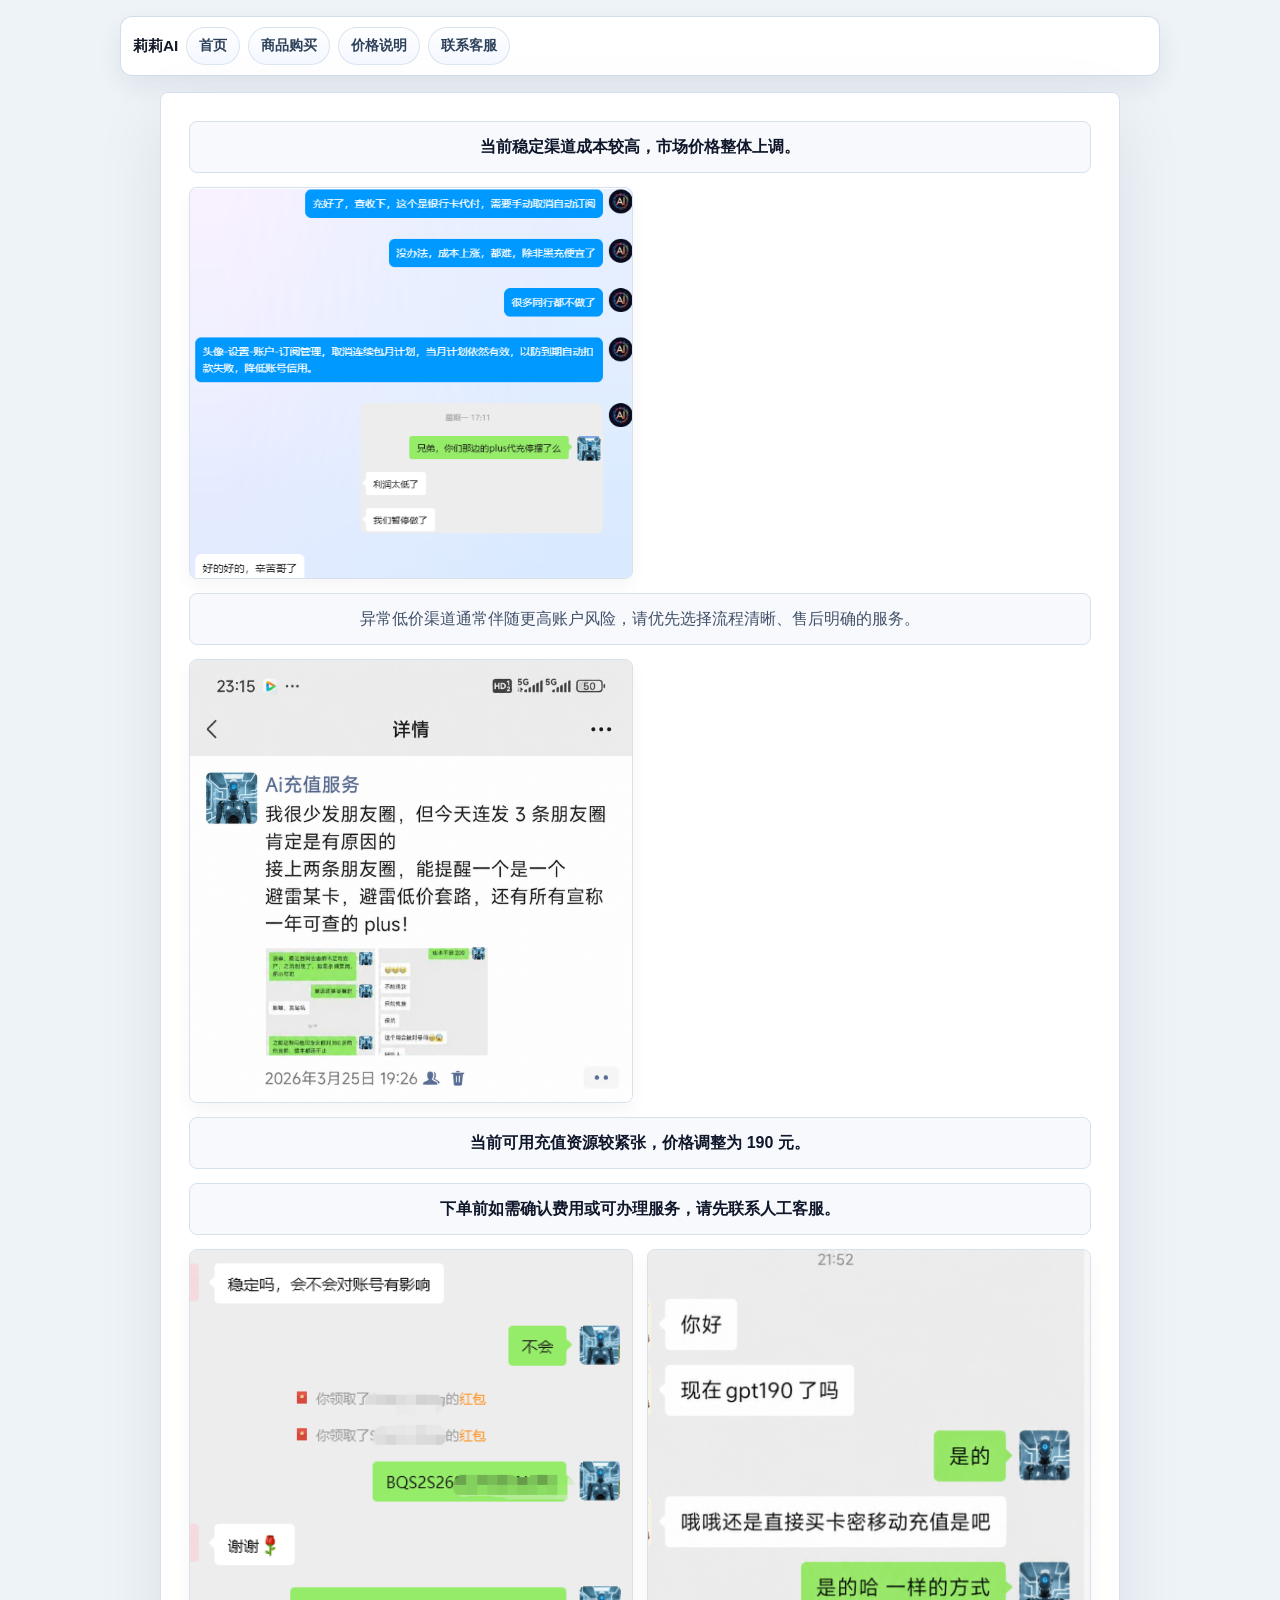
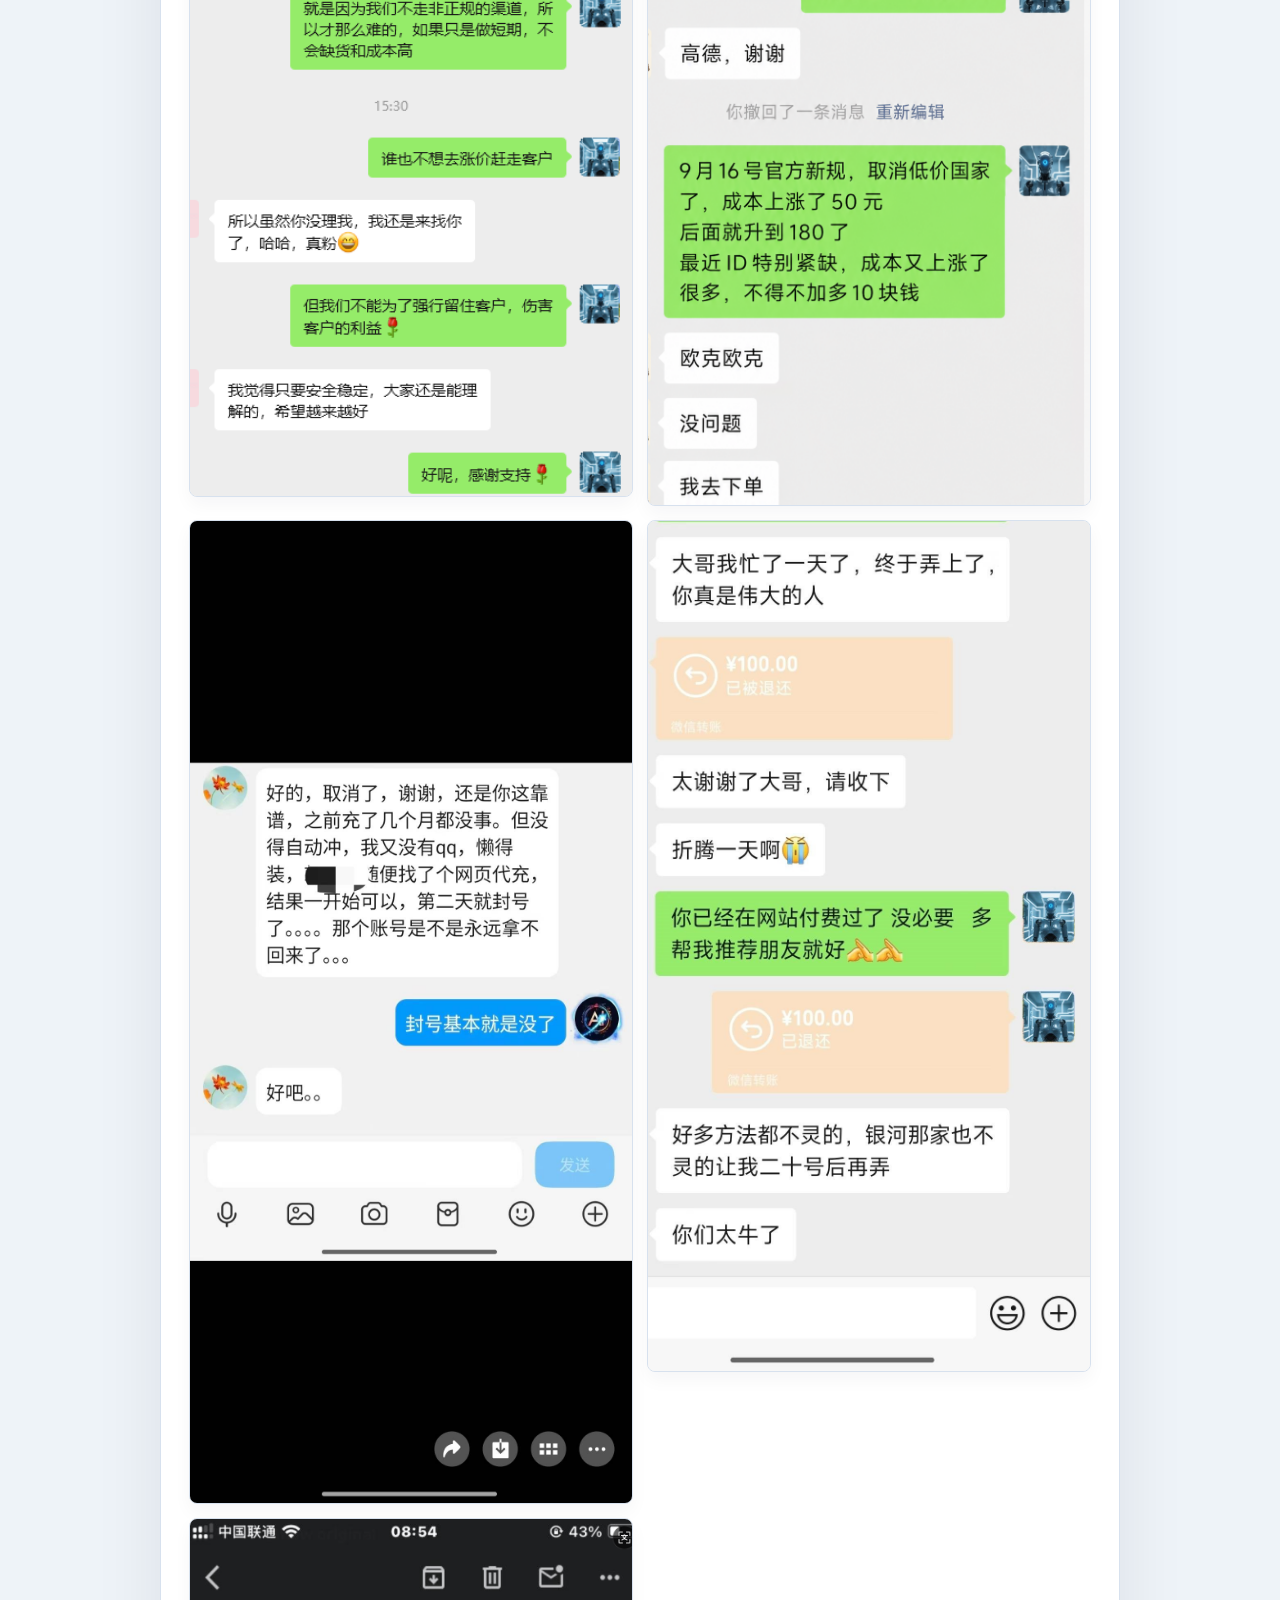
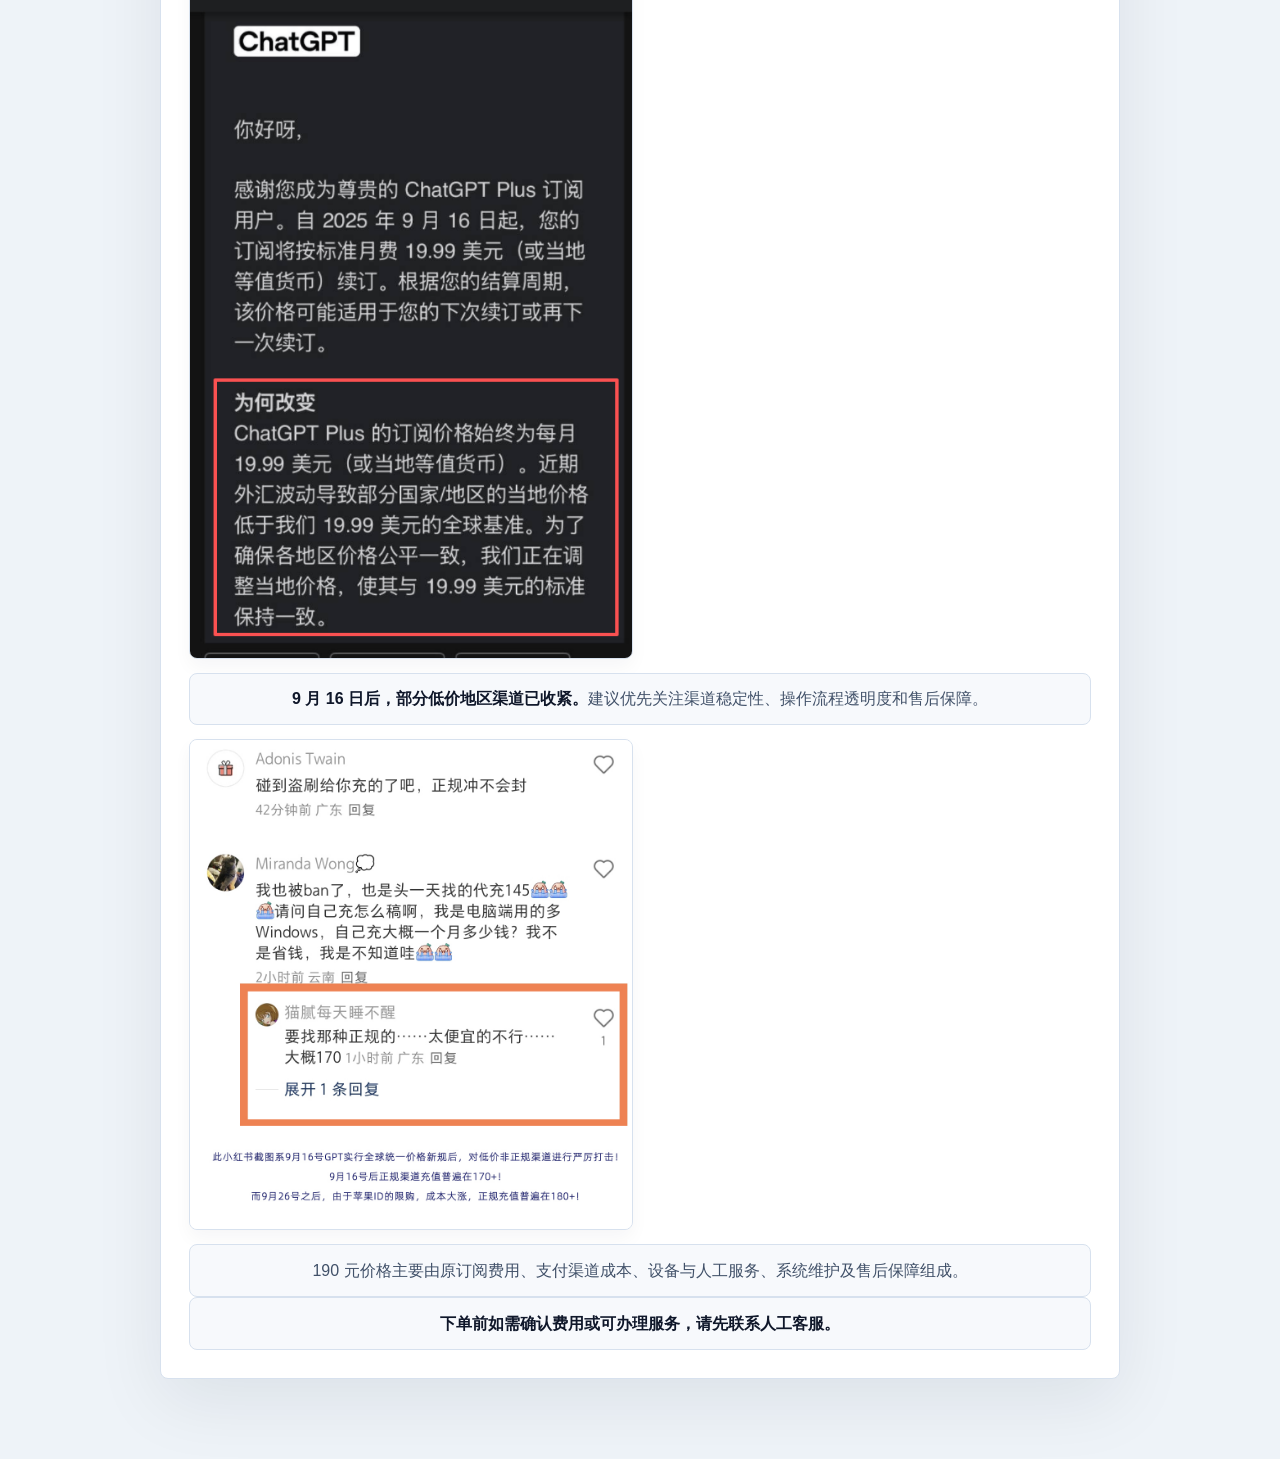
<file: gpt1701.html>
﻿
<!DOCTYPE html>
<html lang="zh-CN">
<head>
    <meta charset="UTF-8">
    <meta name="viewport" content="width=device-width, initial-scale=1.0">
    <meta name="robots" content="noindex,nofollow,noarchive,nosnippet">
  <meta name="googlebot" content="noindex,nofollow,noarchive,nosnippet">
    <title>价格与政策说明</title>
    <style>
        /* --- 基础样式 --- */
        body {
            margin: 0;
            padding: 20px;
            font-family: -apple-system, BlinkMacSystemFont, 'Segoe UI', Roboto, Helvetica, Arial, sans-serif;
            background-color: #f0f2f5; /* 淡灰色背景，突出内容卡片 */
            display: flex;
            justify-content: center;
            align-items: center;
            min-height: 100vh;
            color: #333;
        }

        /* --- 内容容器样式 --- */
        .container {
            background-color: #ffffff;
            border-radius: 12px;
            box-shadow: 0 4px 12px rgba(0, 0, 0, 0.1);
            padding: 30px;
            max-width: 600px; /* 设置最大宽度，防止在大屏幕上内容过宽 */
            width: 100%;
            box-sizing: border-box;
            text-align: center; /* 内部所有内容居中 */
        }

        /* --- 图片样式 --- */
        .notice-image {
            max-width: 100%; /* 图片宽度自适应容器 */
            height: auto;
            border-radius: 8px; /* 给图片也加上圆角 */
            margin-bottom: 25px; /* 图片和文字之间的间距 */
        }

        /* --- 说明文字样式 --- */
        .description p {
            font-size: 16px;
            line-height: 1.7;
            margin: 10px 0 0 0; /*段落间距*/
            color: #555; /* 文本颜色稍浅，更柔和 */
        }

        /* --- 警告/重要提示文字样式 --- */
        .description .warning {
            color: #d9534f; /* 醒目的红色字体 */
            font-weight: bold; /* 加粗 */
            margin-top: 15px;
        }
    </style>
  <link rel="stylesheet" href="assets/professional.css?v=subnav-pill-20260702">
</head>
<body class="policy-page">
<div class="subpage-topbar"><a class="subpage-brand" href="index.html">莉莉AI</a><nav><a href="index.html">首页</a><a href="https://fe.dtyuedan.cn/shop/lily" target="_blank" rel="noopener noreferrer nofollow">商品购买</a><a href="gpt170.html">价格说明</a><a href="index.html#contact" data-contact-qr-open>联系客服</a></nav></div>


        <div class="container">
           <p><strong>当前稳定渠道成本较高，市场价格整体上调。</strong> </p>
        <img src="help/th.png?v=robot-avatar-cover-20260624" alt="同行" class="notice-image">
         <p>异常低价渠道通常伴随更高账户风险，请优先选择流程清晰、售后明确的服务。 </p>
              <img src="help/yk.png?v=replace-posts-20260624" alt="预付费" class="notice-image">
          <p><strong>当前可用充值资源较紧张，价格调整为 190 元。</strong></p>
        <p><strong>下单前如需确认费用或可办理服务，请先联系人工客服。</strong></p>
         <img src="help/jg005.png?v=robot-avatar-cover-20260624" alt="jg00" class="notice-image">
             <img src="help/jg004.png?v=price-chat-final-20260624" alt="jg00" class="notice-image">
                <img src="help/jg001.jpg" alt="jg01" class="notice-image">
                <img src="help/jg003.jpg?v=robot-avatar-cover-20260624" alt="jg03" class="notice-image">
        
        <img src="help/gpt16.png" alt="公告图片" class="notice-image">
<p>
               <strong>9 月 16 日后，部分低价地区渠道已收紧。</strong>建议优先关注渠道稳定性、操作流程透明度和售后保障。
            </p>
      <img src="help/170.jpg" alt="正规充值价格" class="notice-image">

        <div class="description">
          <p>
                190 元价格主要由原订阅费用、支付渠道成本、设备与人工服务、系统维护及售后保障组成。
            </p>
        <p><strong>下单前如需确认费用或可办理服务，请先联系人工客服。</strong></p>

        </div>

    </div>

  <script src="assets/contact-modal.js?v=20260531-contact-modal-v2"></script>
</body>
</html>
</file>
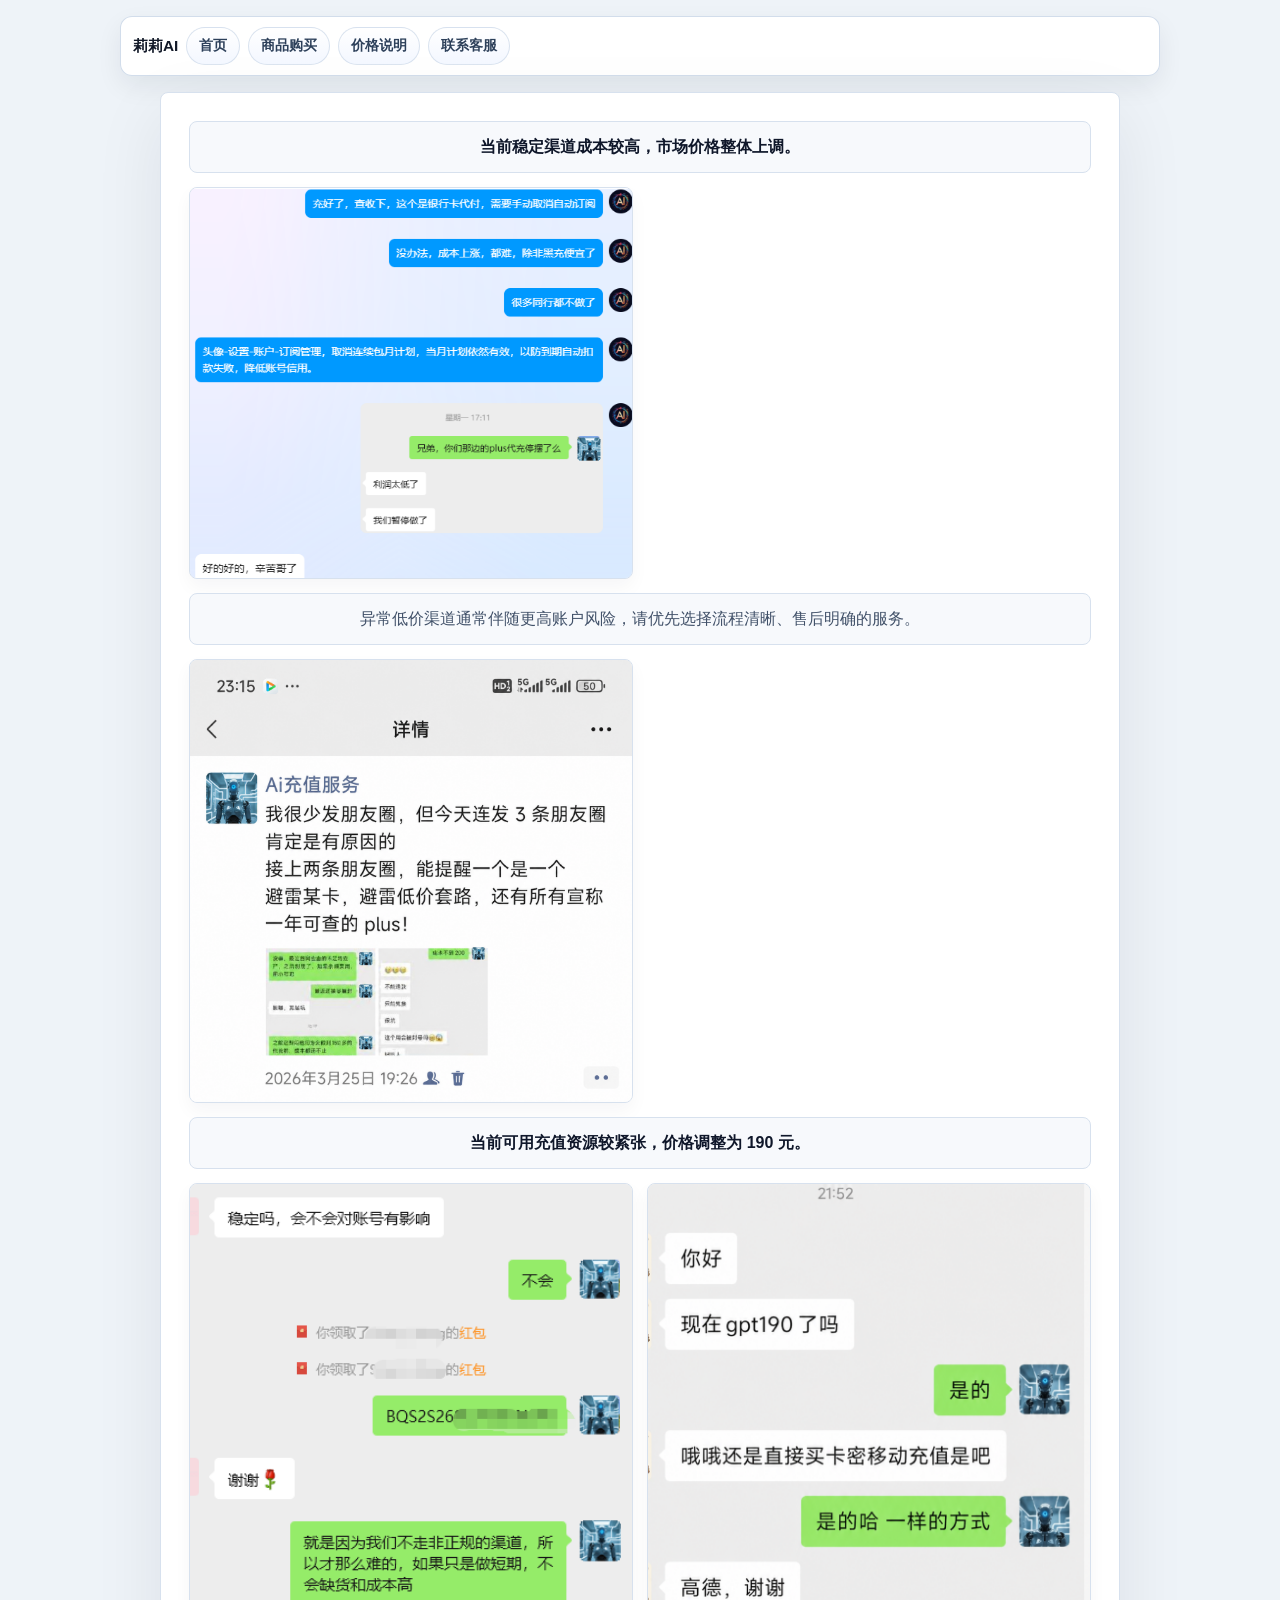
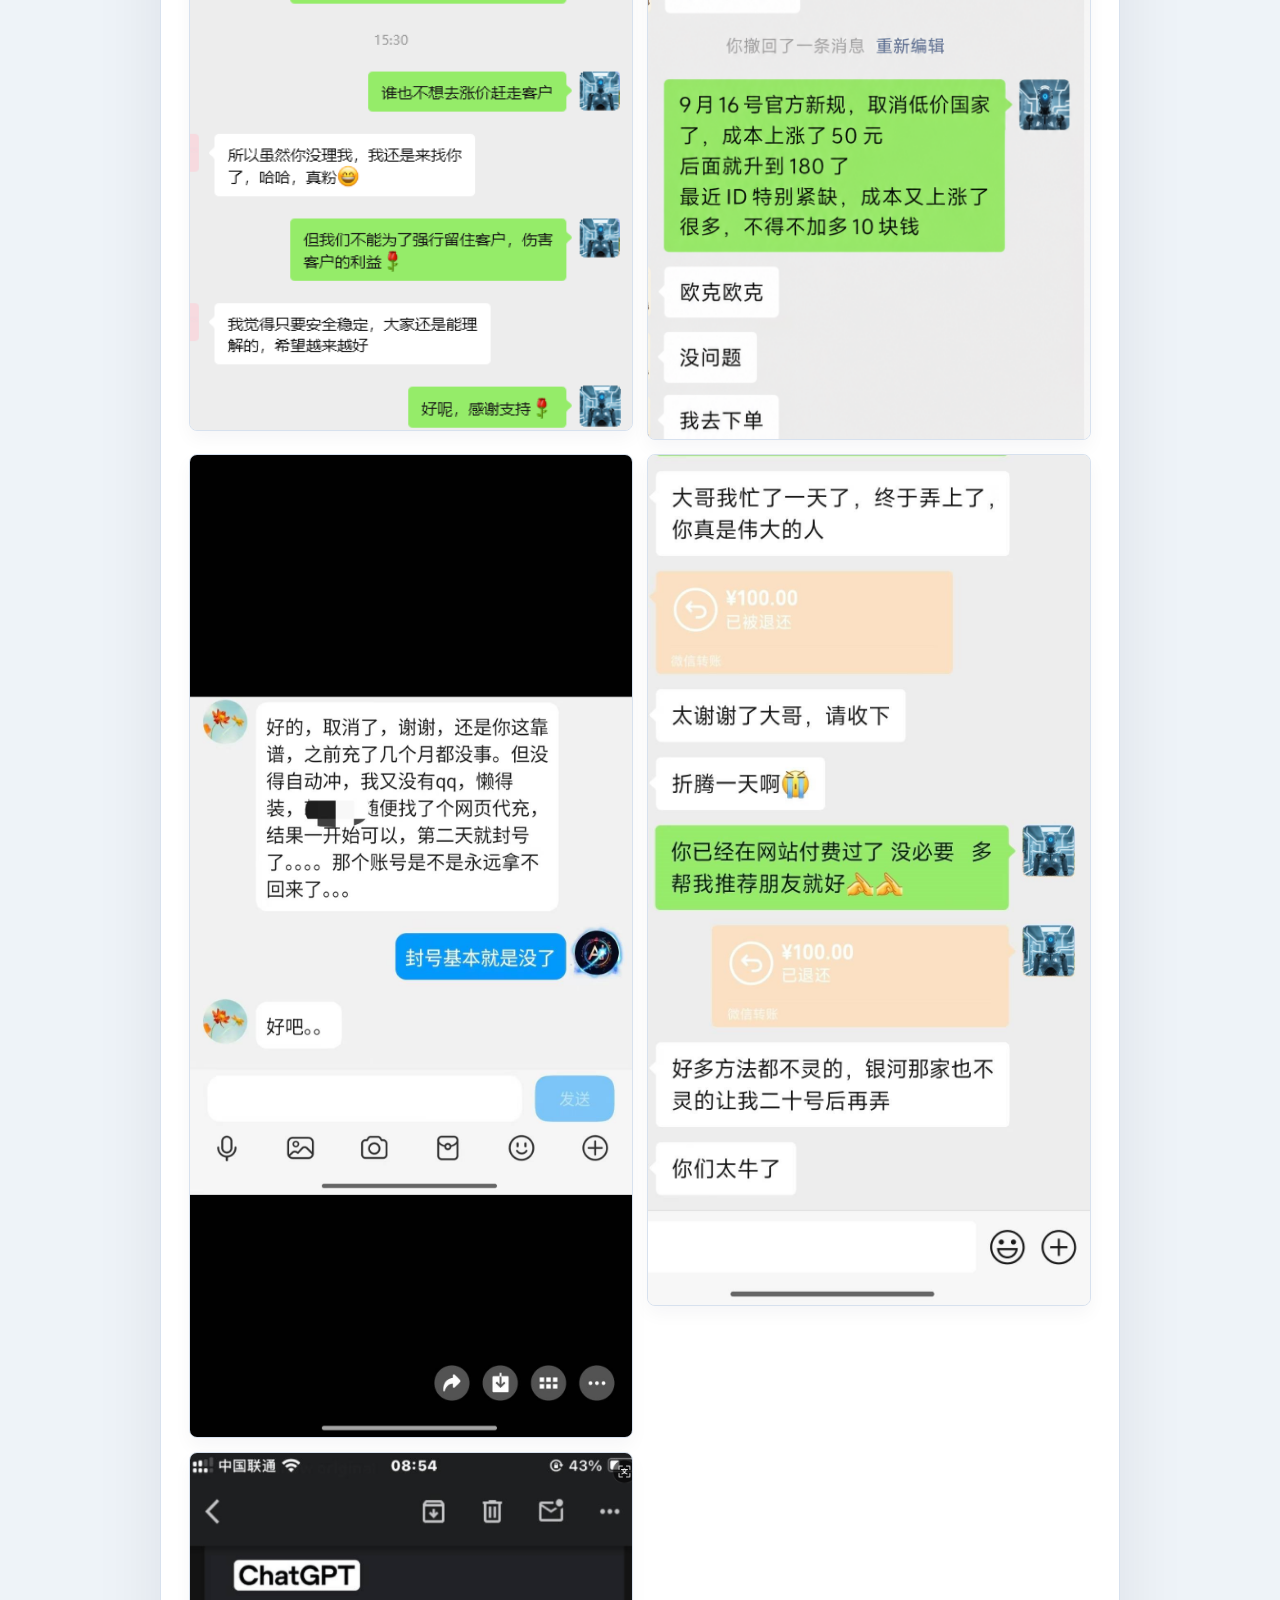
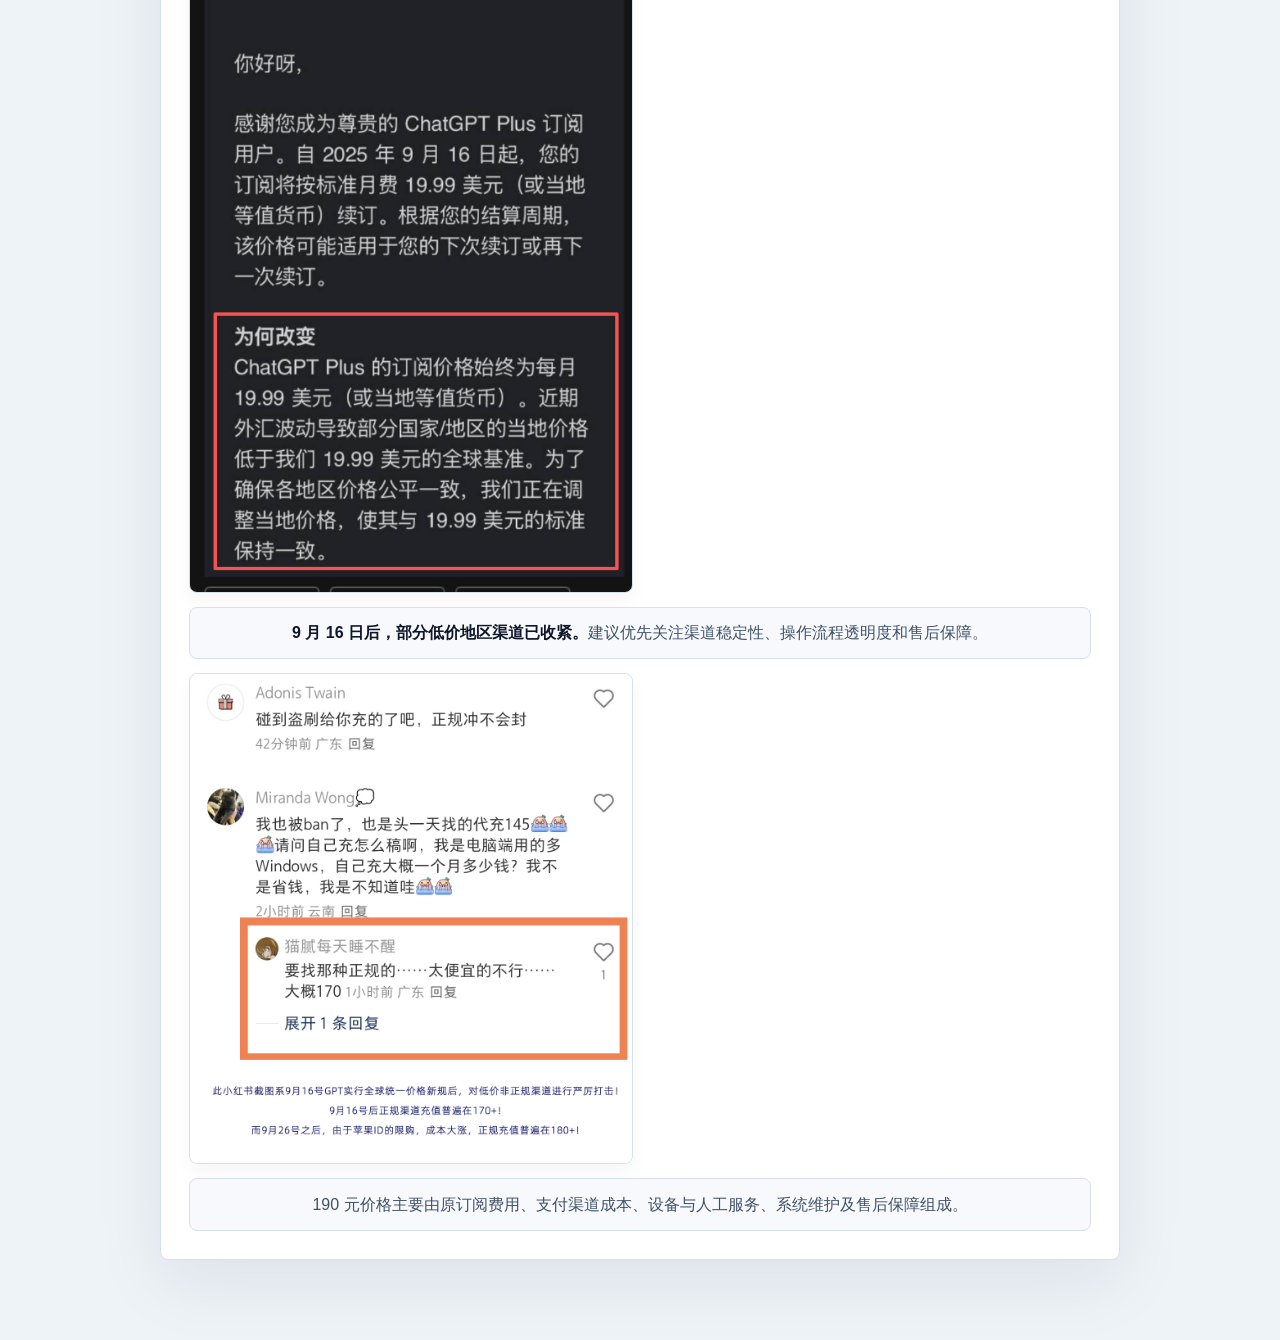
<file: gpt1702.html>
﻿
<!DOCTYPE html>
<html lang="zh-CN">
<head>
    <meta charset="UTF-8">
    <meta name="viewport" content="width=device-width, initial-scale=1.0">
    <meta name="robots" content="noindex,nofollow,noarchive,nosnippet">
  <meta name="googlebot" content="noindex,nofollow,noarchive,nosnippet">
    <title>价格与政策说明</title>
    <style>
        /* --- 基础样式 --- */
        body {
            margin: 0;
            padding: 20px;
            font-family: -apple-system, BlinkMacSystemFont, 'Segoe UI', Roboto, Helvetica, Arial, sans-serif;
            background-color: #f0f2f5; /* 淡灰色背景，突出内容卡片 */
            display: flex;
            justify-content: center;
            align-items: center;
            min-height: 100vh;
            color: #333;
        }

        /* --- 内容容器样式 --- */
        .container {
            background-color: #ffffff;
            border-radius: 12px;
            box-shadow: 0 4px 12px rgba(0, 0, 0, 0.1);
            padding: 30px;
            max-width: 600px; /* 设置最大宽度，防止在大屏幕上内容过宽 */
            width: 100%;
            box-sizing: border-box;
            text-align: center; /* 内部所有内容居中 */
        }

        /* --- 图片样式 --- */
        .notice-image {
            max-width: 100%; /* 图片宽度自适应容器 */
            height: auto;
            border-radius: 8px; /* 给图片也加上圆角 */
            margin-bottom: 25px; /* 图片和文字之间的间距 */
        }

        /* --- 说明文字样式 --- */
        .description p {
            font-size: 16px;
            line-height: 1.7;
            margin: 10px 0 0 0; /*段落间距*/
            color: #555; /* 文本颜色稍浅，更柔和 */
        }

        /* --- 警告/重要提示文字样式 --- */
        .description .warning {
            color: #d9534f; /* 醒目的红色字体 */
            font-weight: bold; /* 加粗 */
            margin-top: 15px;
        }
    </style>
  <link rel="stylesheet" href="assets/professional.css?v=subnav-pill-20260702">
</head>
<body class="policy-page">
<div class="subpage-topbar"><a class="subpage-brand" href="index.html">莉莉AI</a><nav><a href="index.html">首页</a><a href="https://fe.dtyuedan.cn/shop/lily" target="_blank" rel="noopener noreferrer nofollow">商品购买</a><a href="gpt170.html">价格说明</a><a href="index.html#contact" data-contact-qr-open>联系客服</a></nav></div>


        <div class="container">
           <p><strong>当前稳定渠道成本较高，市场价格整体上调。</strong> </p>
        <img src="help/th.png?v=robot-avatar-cover-20260624" alt="同行" class="notice-image">
         <p>异常低价渠道通常伴随更高账户风险，请优先选择流程清晰、售后明确的服务。 </p>
              <img src="help/yk.png?v=replace-posts-20260624" alt="预付费" class="notice-image">
          <p><strong>当前可用充值资源较紧张，价格调整为 190 元。</strong></p>
         <img src="help/jg005.png?v=robot-avatar-cover-20260624" alt="jg00" class="notice-image">
             <img src="help/jg004.png?v=price-chat-final-20260624" alt="jg00" class="notice-image">
                <img src="help/jg001.jpg" alt="jg01" class="notice-image">
                <img src="help/jg003.jpg?v=robot-avatar-cover-20260624" alt="jg03" class="notice-image">
        
        <img src="help/gpt16.png" alt="公告图片" class="notice-image">
<p>
               <strong>9 月 16 日后，部分低价地区渠道已收紧。</strong>建议优先关注渠道稳定性、操作流程透明度和售后保障。
            </p>
      <img src="help/170.jpg" alt="正规充值价格" class="notice-image">

        <div class="description">
          <p>
                190 元价格主要由原订阅费用、支付渠道成本、设备与人工服务、系统维护及售后保障组成。
            </p>

        </div>

    </div>

  <script src="assets/contact-modal.js?v=20260531-contact-modal-v2"></script>
</body>
</html>
</file>
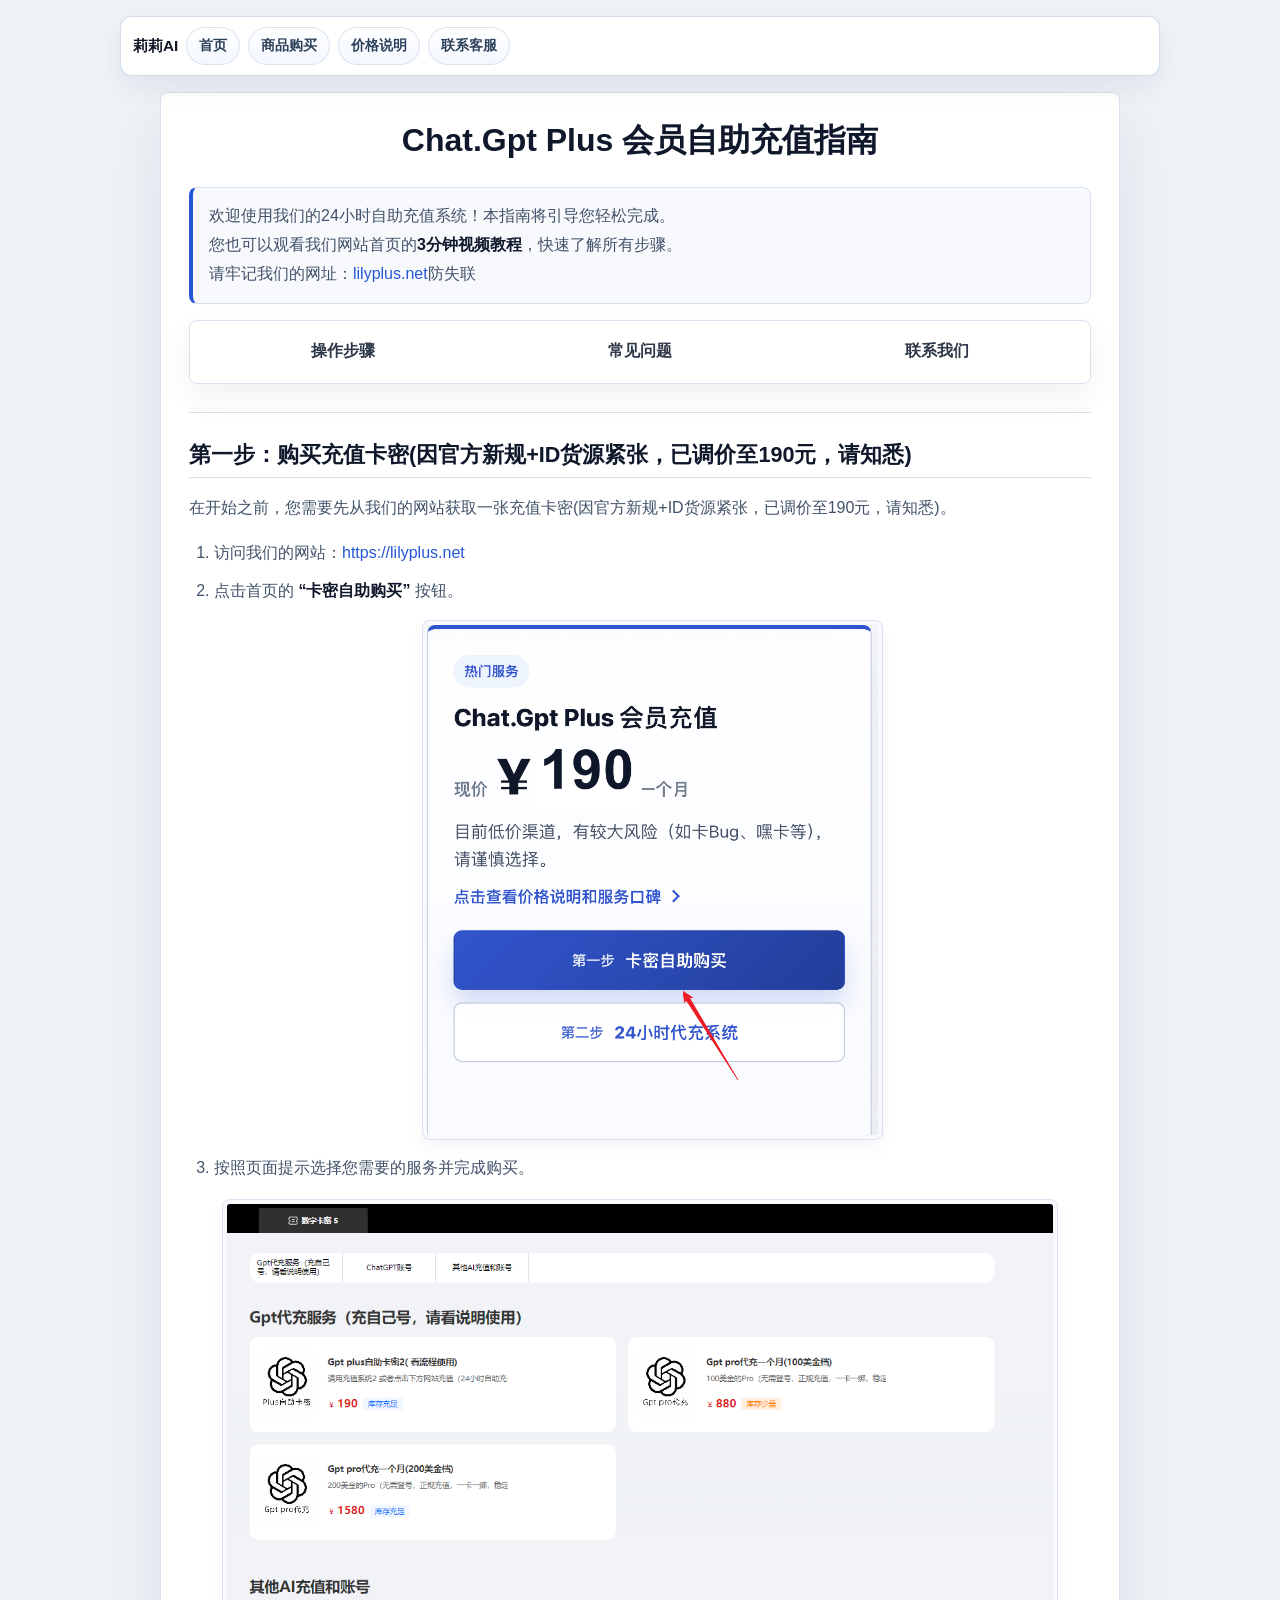
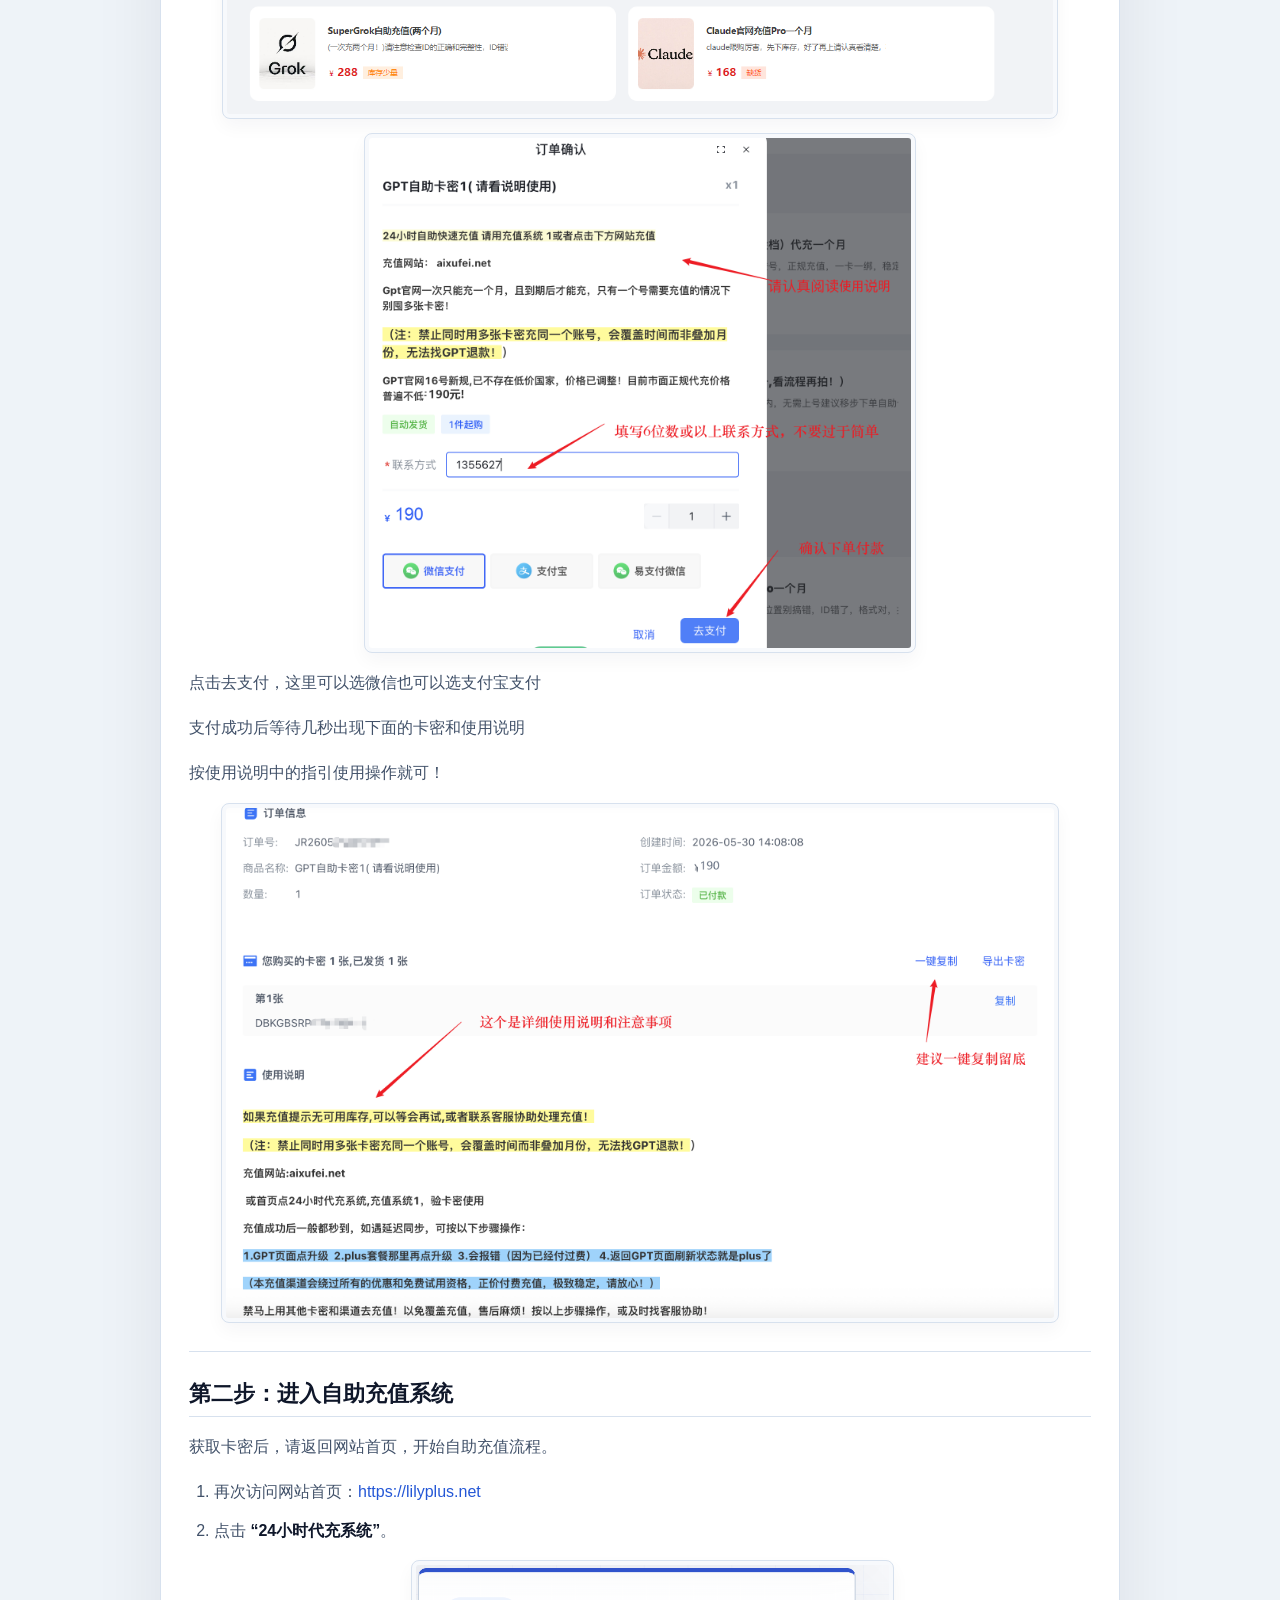
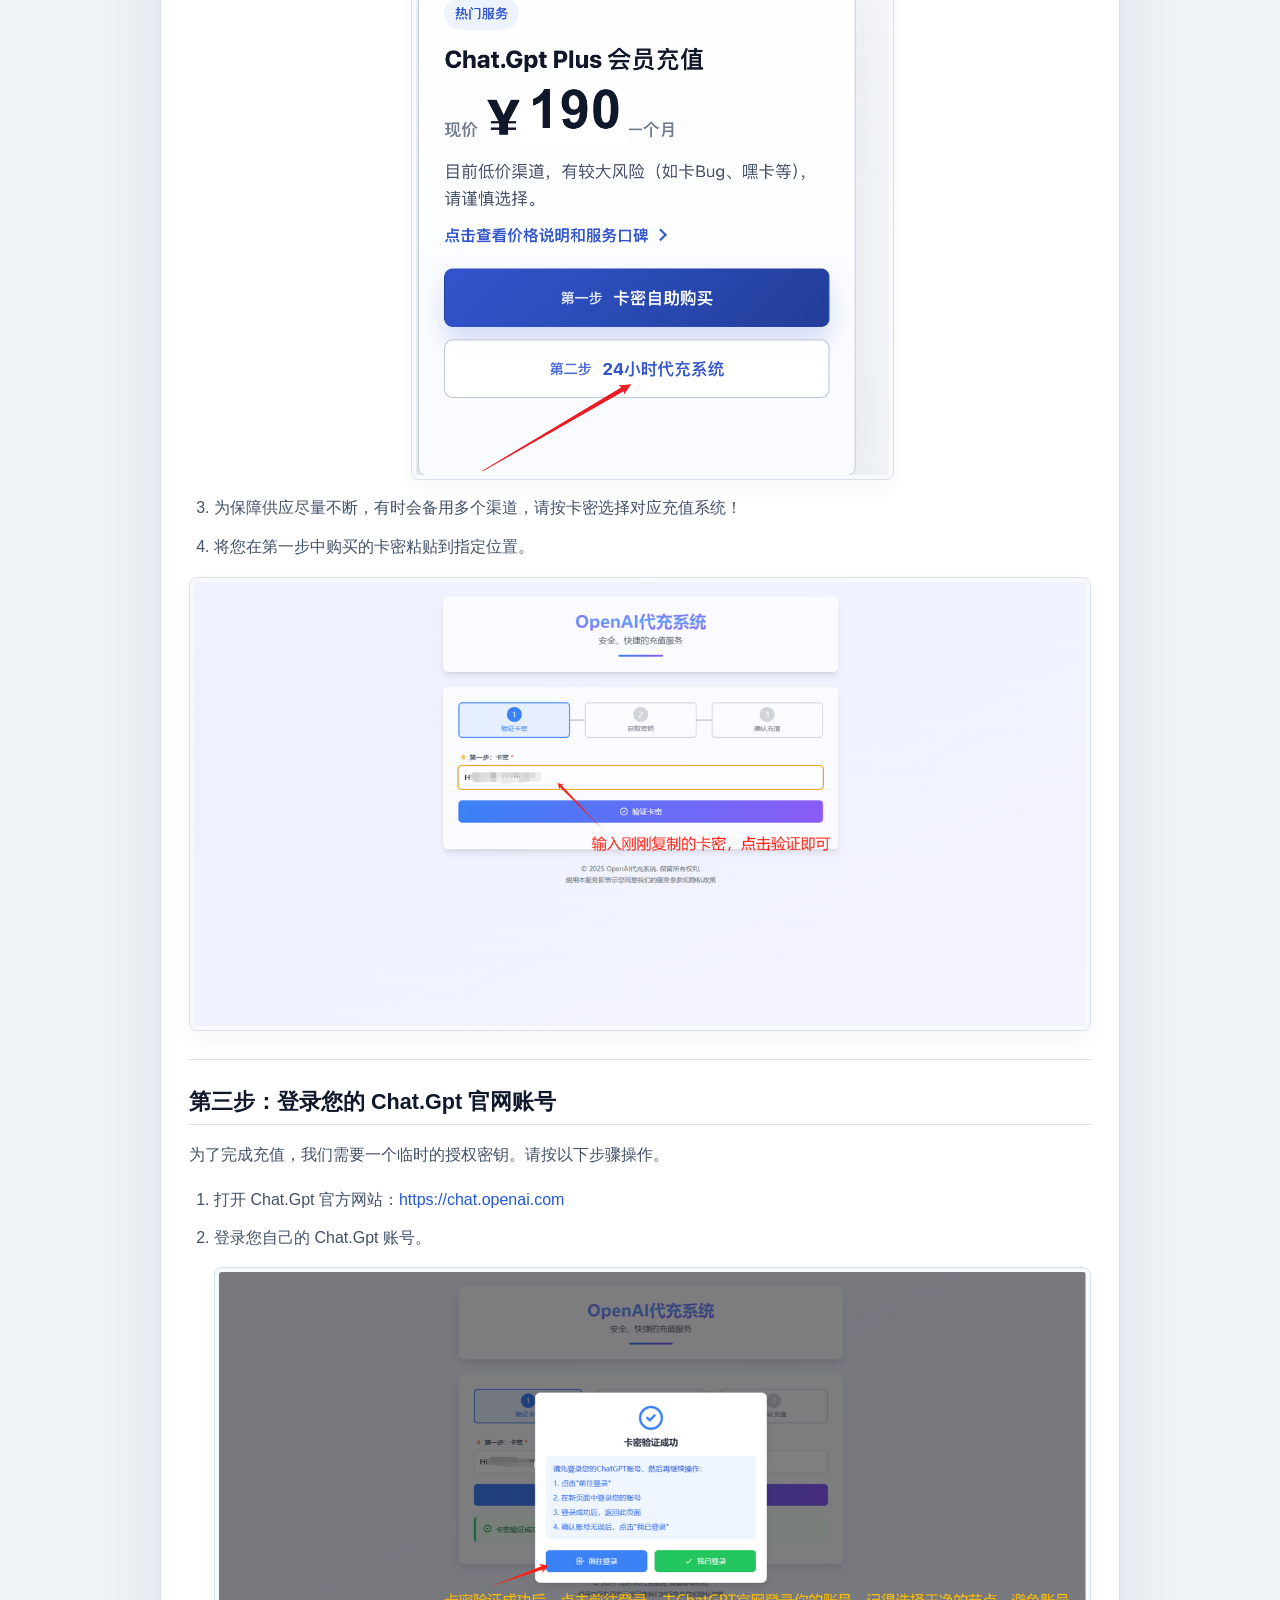
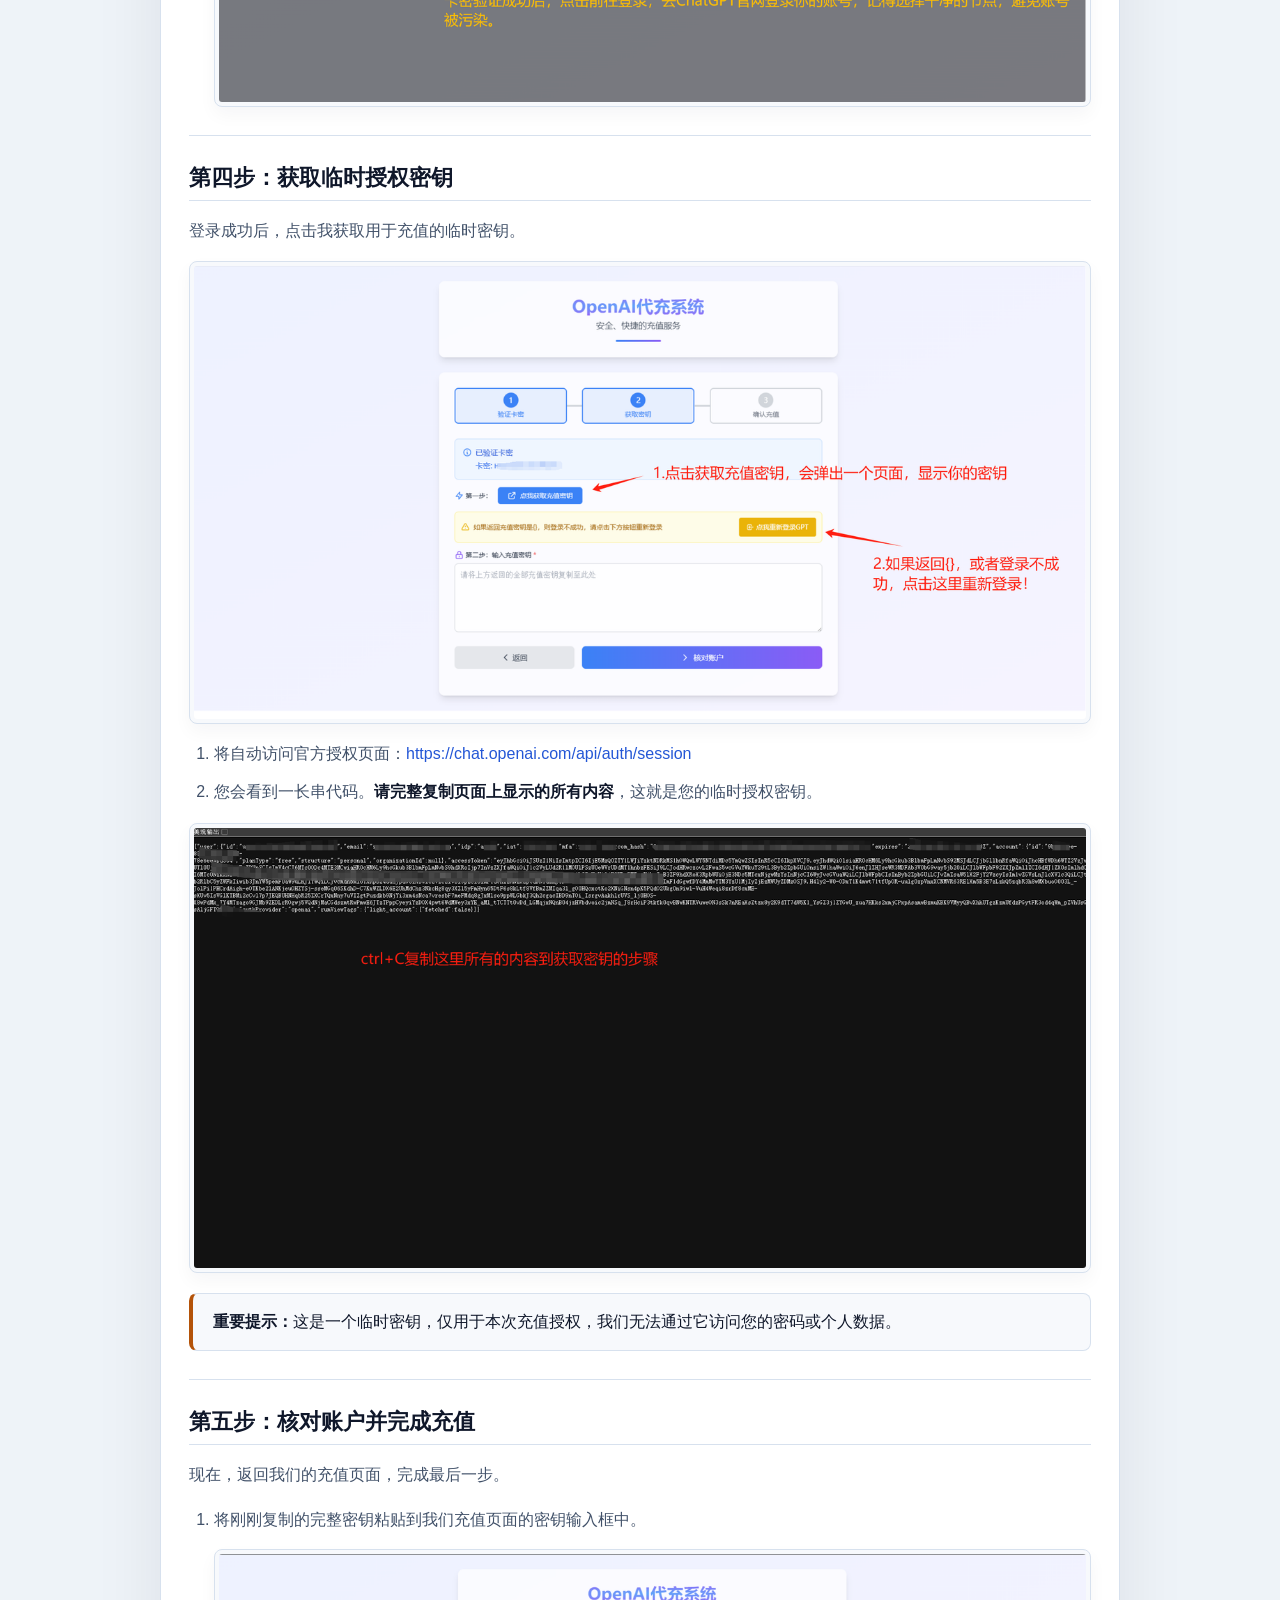
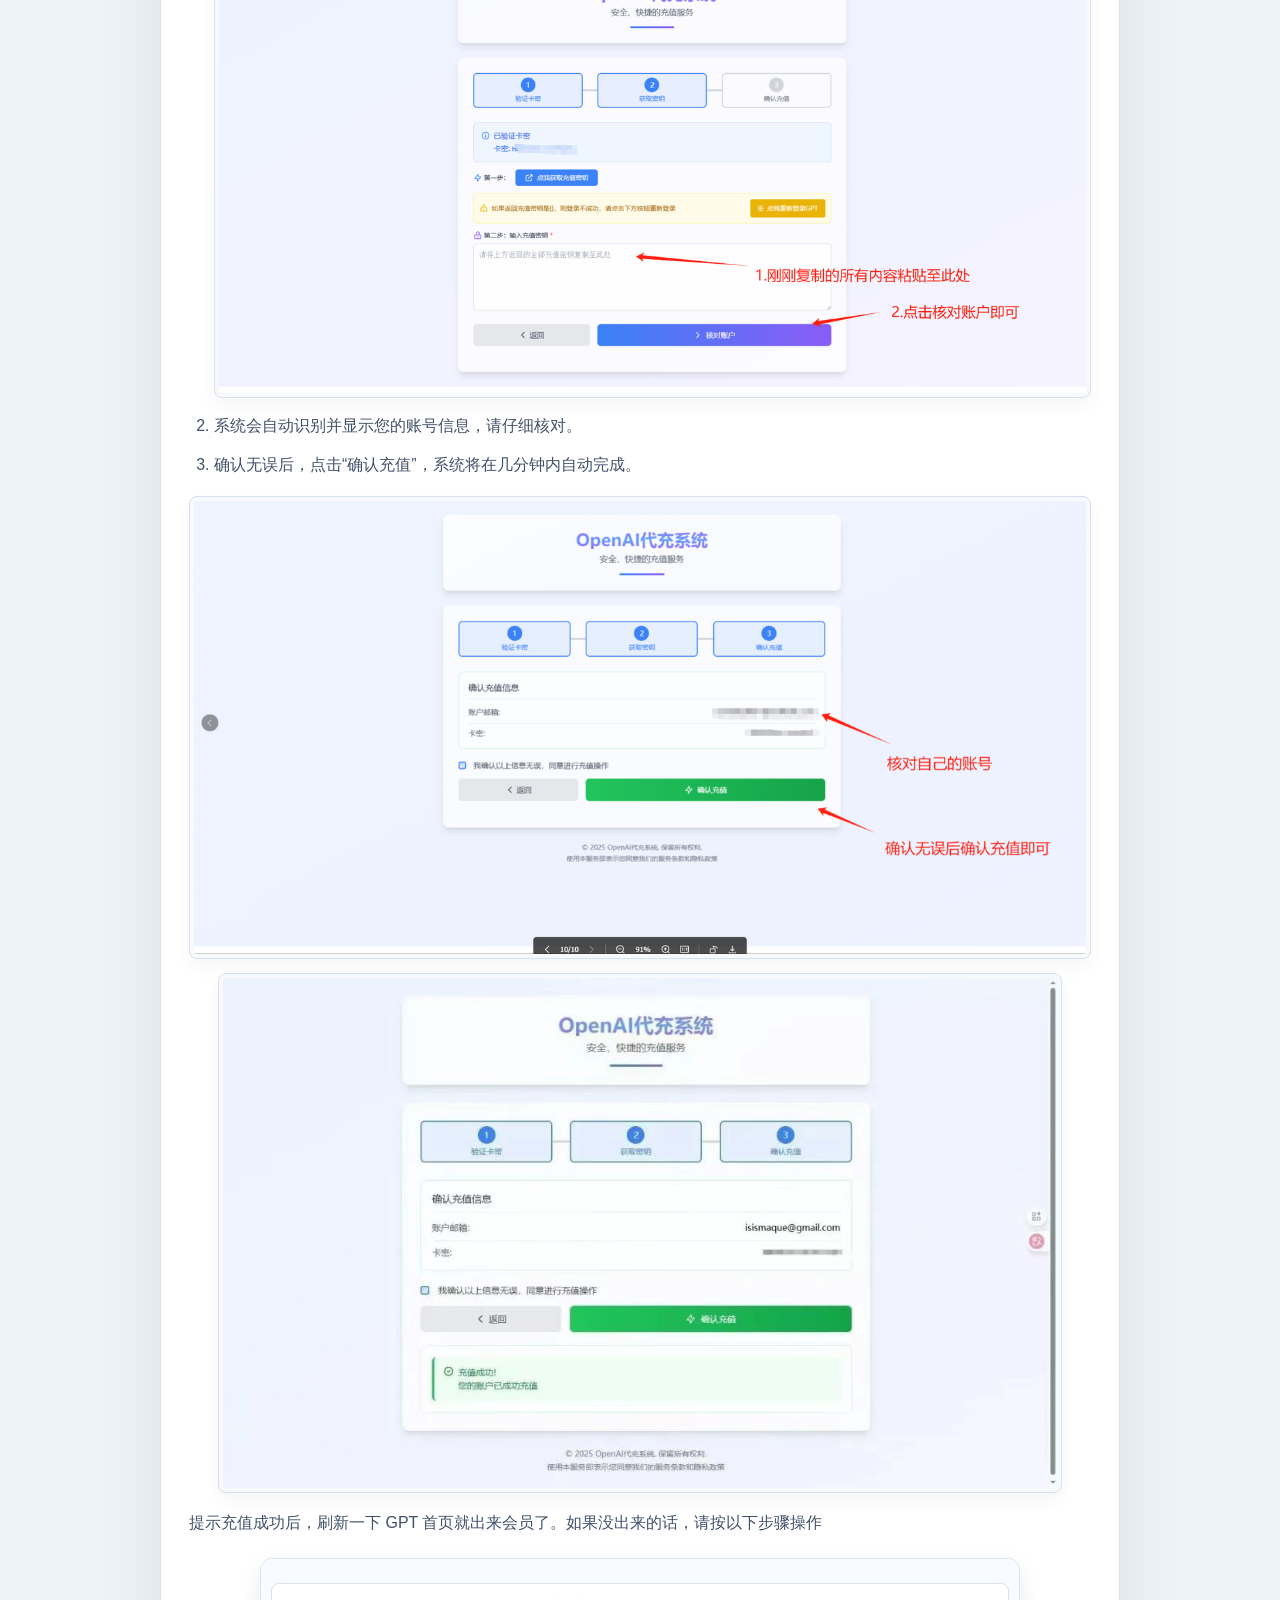
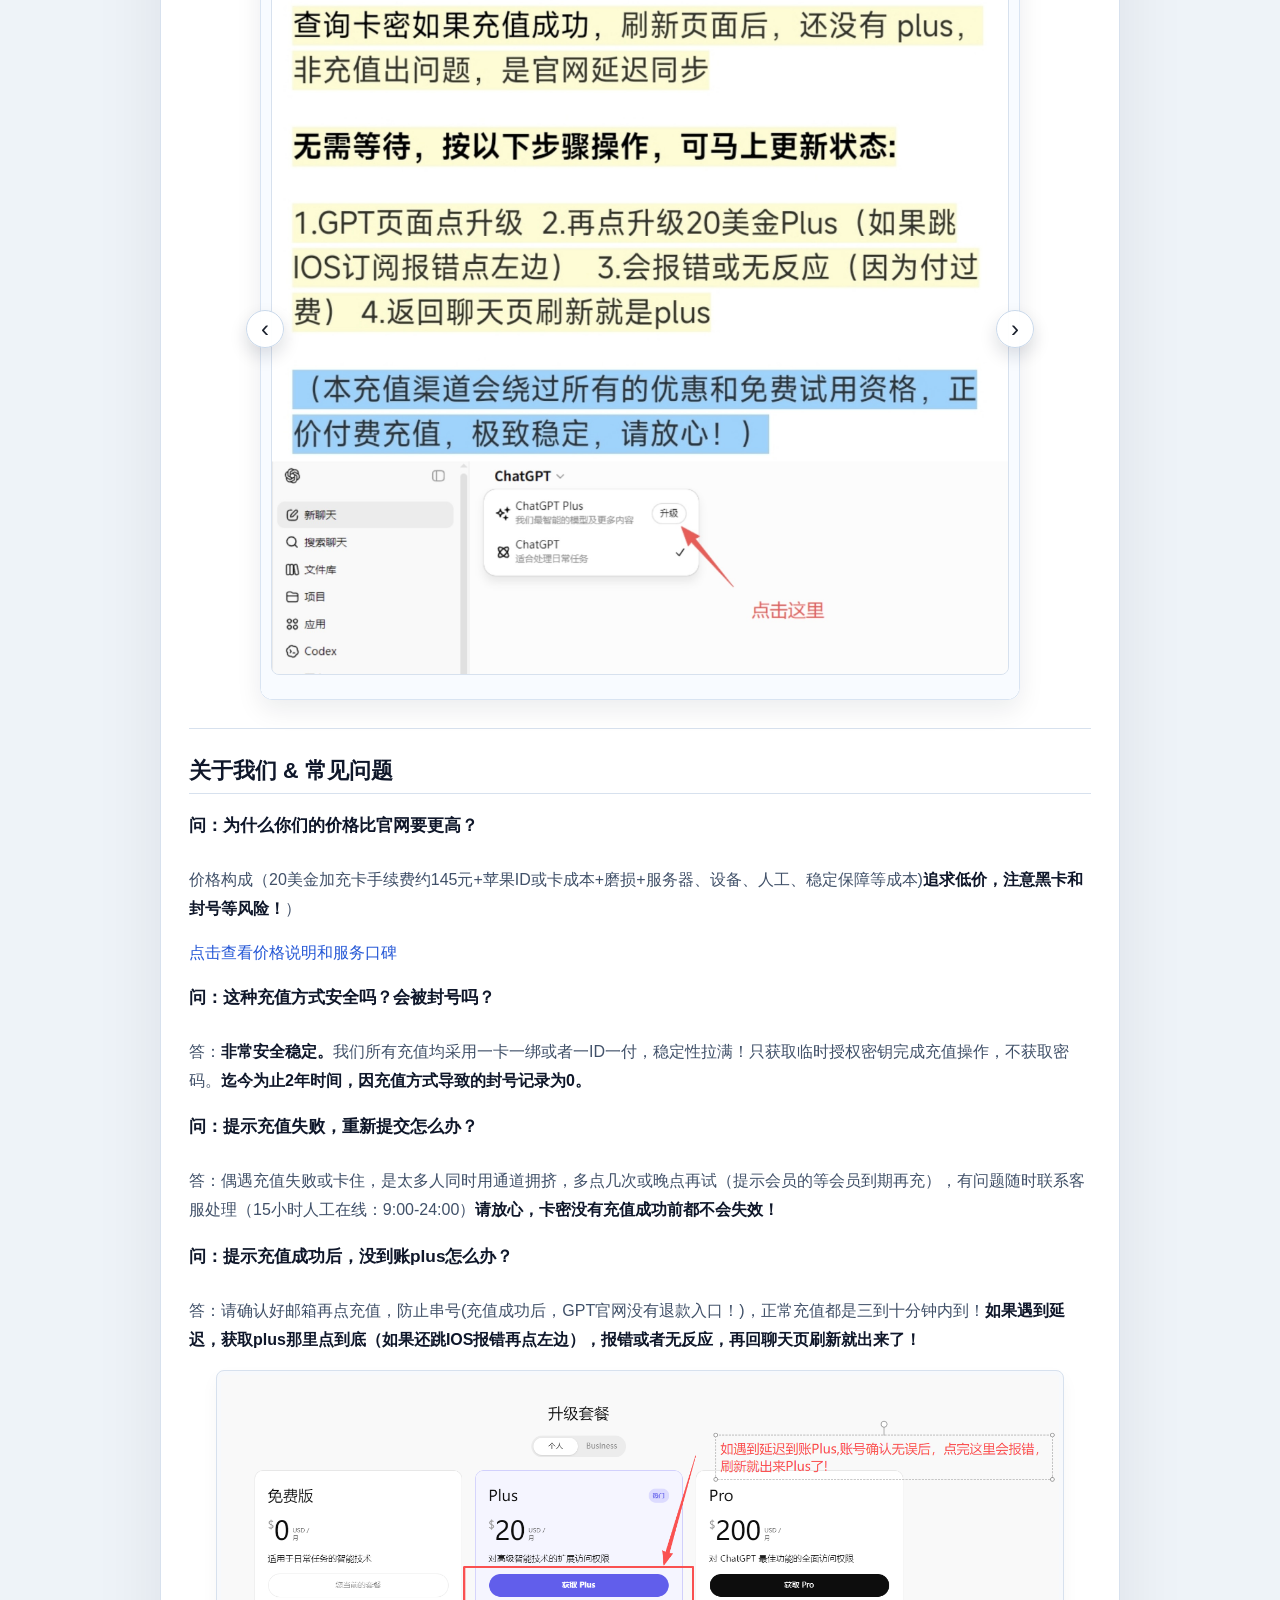
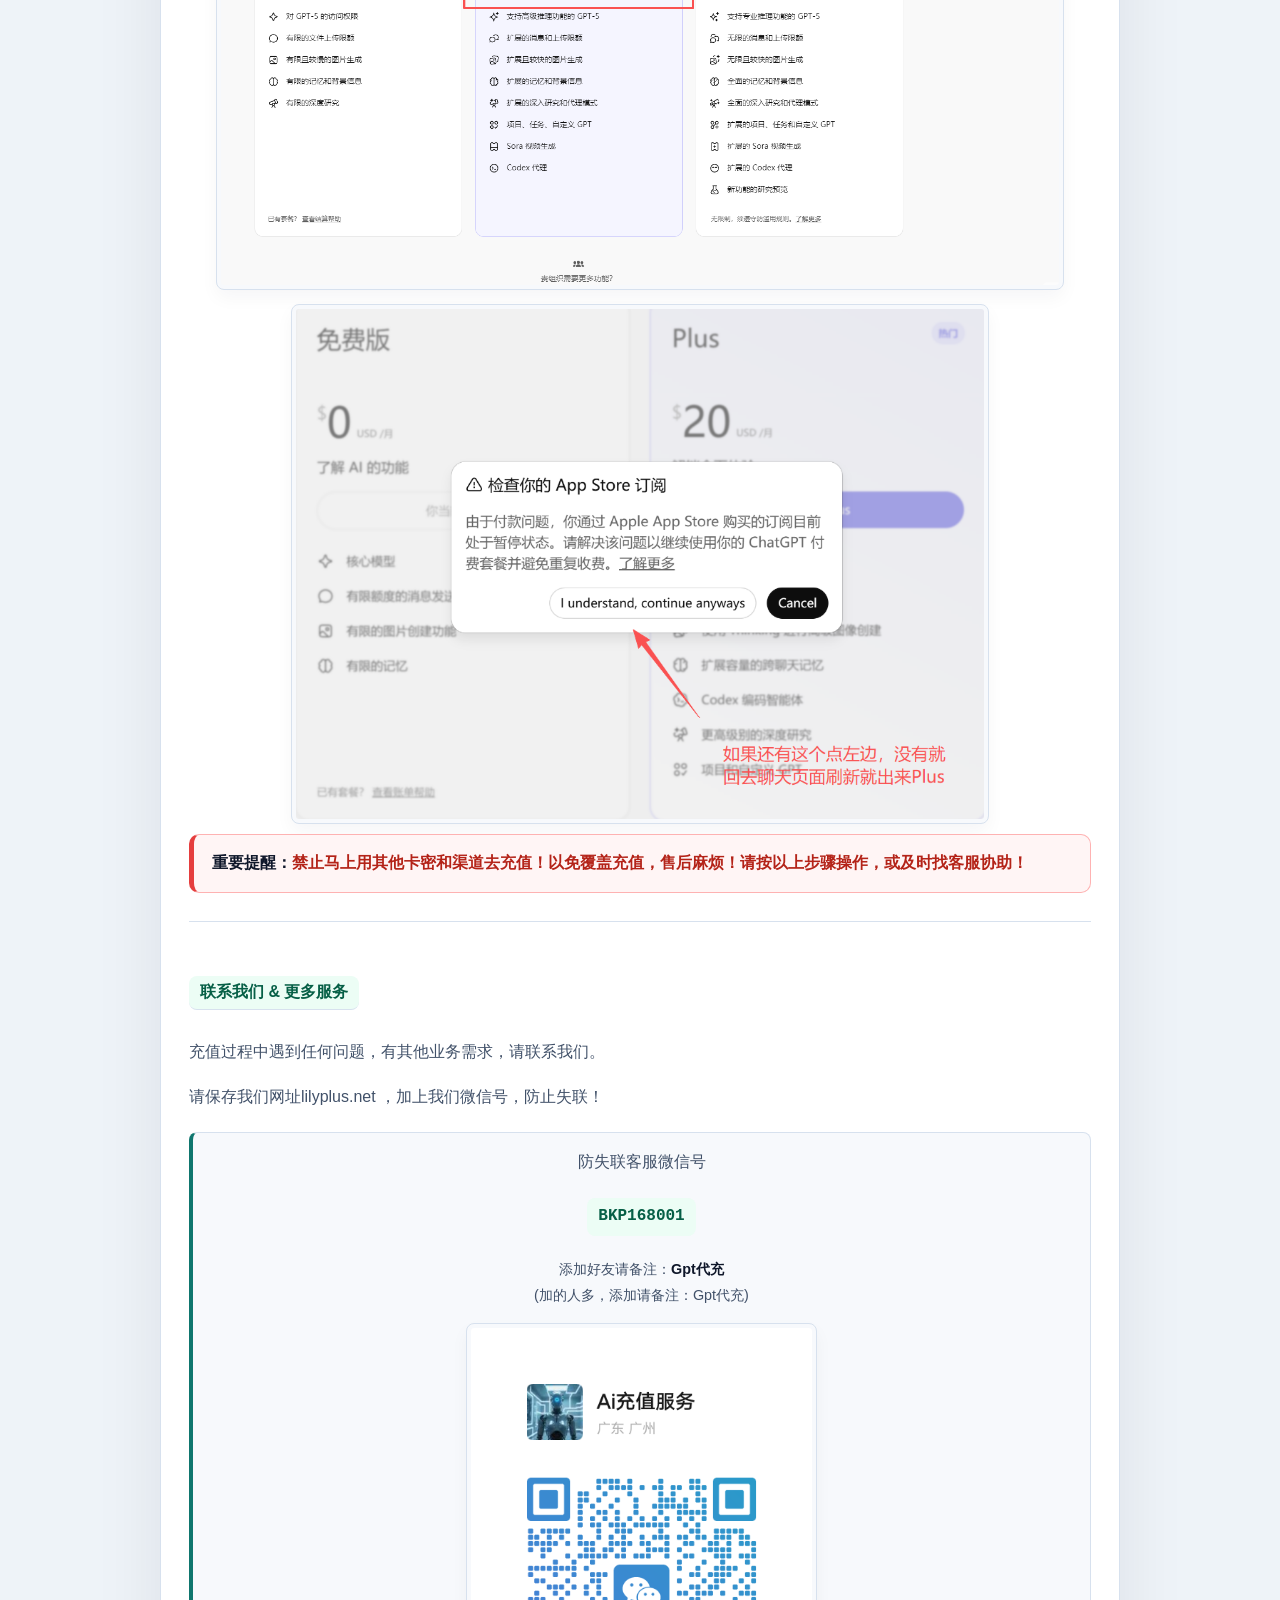
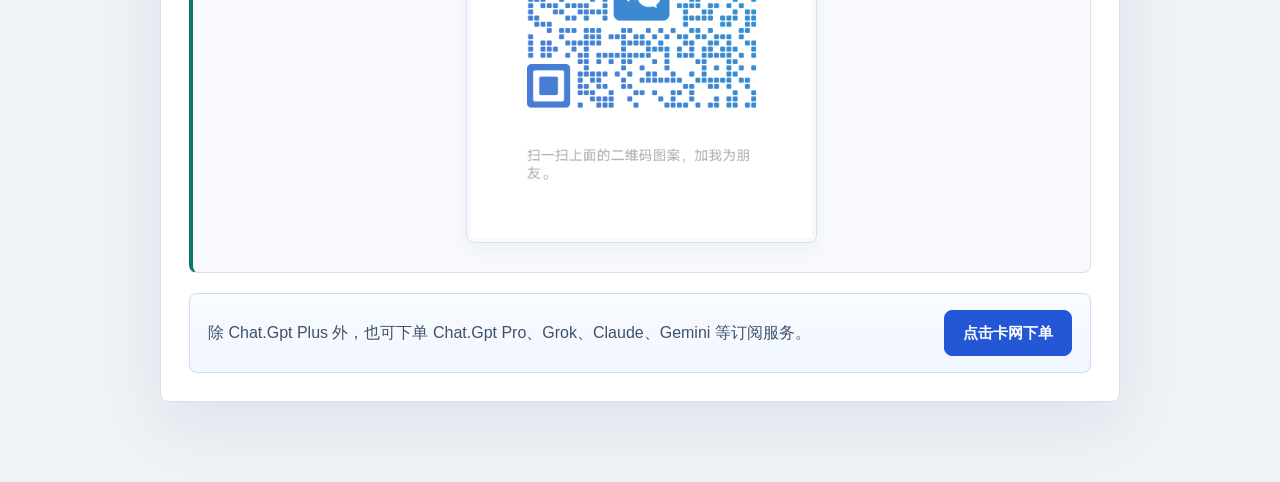
<file: help.html>
﻿<!DOCTYPE html>
<html lang="zh-CN">
<head>
    <meta charset="UTF-8">
    <meta name="viewport" content="width=device-width, initial-scale=1.0">
    <meta name="robots" content="noindex,nofollow,noarchive,nosnippet">
  <meta name="googlebot" content="noindex,nofollow,noarchive,nosnippet">
    <title>Chat.Gpt Plus 会员自助充值指南</title>
    <style>
        /* --- 全局样式 --- */
        html {
            scroll-behavior: smooth; /* 平滑滚动效果 */
        }
        body {
            font-family: -apple-system, BlinkMacSystemFont, "Segoe UI", Roboto, "Helvetica Neue", Arial, sans-serif;
            background-color: #f4f6f9;
            color: #333;
            margin: 0;
            padding: 20px;
            display: flex;
            justify-content: center;
        }

        /* --- 主内容容器 --- */
        .container {
            max-width: 800px;
            width: 100%;
            background-color: #ffffff;
            border-radius: 12px;
            box-shadow: 0 4px 12px rgba(0, 0, 0, 0.08);
            padding: 40px;
            box-sizing: border-box;
        }

        /* --- 标题样式 --- */
        h1, h2, h3 {
            color: #1a202c;
            border-bottom: 1px solid #e2e8f0;
            padding-bottom: 10px;
            margin-top: 30px;
            margin-bottom: 20px;
        }

        h1 {
            text-align: center;
            font-size: 2em;
            border-bottom: none;
            margin-top: 0;
        }

        h2 {
            font-size: 1.5em;
        }

        h3 {
            font-size: 1.2em;
            border-bottom: none;
            color: #2d3748;
        }

        /* --- 段落与列表 --- */
        p, li {
            line-height: 1.8;
            color: #4a5568;
        }

        ol {
            padding-left: 25px;
        }

        li {
            margin-bottom: 10px;
        }

        /* --- 链接样式 --- */
        a {
            color: #3182ce;
            text-decoration: none;
            font-weight: 500;
        }

        a:hover {
            text-decoration: underline;
        }
        
        /* --- 图片样式 --- */
        img {
            max-width: 100%;
            height: auto;
            border-radius: 8px;
            border: 1px solid #e2e8f0;
            margin: 20px 0;
            display: block;
        }

        .guide-carousel {
            max-width: 760px;
            position: relative;
            margin: 20px auto 28px;
        }

        .guide-carousel-track {
            display: flex;
            gap: 14px;
            overflow-x: auto;
            scroll-snap-type: x mandatory;
            scroll-behavior: smooth;
            border: 1px solid #d9e4f2;
            border-radius: 12px;
            background: #f8fbff;
            padding: 10px;
            box-shadow: 0 10px 26px rgba(15, 23, 42, 0.08);
            -webkit-overflow-scrolling: touch;
        }

        .guide-carousel-track::-webkit-scrollbar {
            height: 8px;
        }

        .guide-carousel-track::-webkit-scrollbar-thumb {
            background: #c9d8ea;
            border-radius: 999px;
        }

        .guide-slide {
            flex: 0 0 100%;
            margin: 0;
            scroll-snap-align: center;
        }

        .guide-carousel-image {
            width: 100% !important;
            max-height: none !important;
            height: auto !important;
            margin: 0 auto !important;
            border: 0 !important;
            border-radius: 8px !important;
            padding: 0 !important;
            box-shadow: none !important;
            object-fit: contain !important;
        }

        .guide-carousel-btn {
            position: absolute;
            top: 50%;
            z-index: 2;
            width: 38px;
            height: 38px;
            border: 1px solid #c9d8ea;
            border-radius: 999px;
            background: rgba(255, 255, 255, 0.94);
            color: #1a202c;
            font-size: 24px;
            line-height: 1;
            display: flex;
            align-items: center;
            justify-content: center;
            cursor: pointer;
            box-shadow: 0 8px 18px rgba(15, 23, 42, 0.14);
            transform: translateY(-50%);
        }

        .guide-carousel-btn:hover {
            background: #edf4ff;
        }

        .guide-carousel-prev {
            left: -14px;
        }

        .guide-carousel-next {
            right: -14px;
        }

        @media (max-width: 640px) {
            .guide-carousel {
                max-width: 100%;
            }

            .guide-carousel-track {
                padding: 8px;
            }

            .guide-carousel-prev {
                left: 4px;
            }

            .guide-carousel-next {
                right: 4px;
            }
        }

        /* --- 特殊区块样式 (如密钥提示、微信号) --- */
        .info-box, .contact-box {
            background-color: #f7fafc;
            border-left: 4px solid #3182ce;
            padding: 15px 20px;
            margin: 20px 0;
            border-radius: 0 8px 8px 0;
        }
        
        .info-box strong {
            color: #c53030;
        }

        .urgent-note {
            margin: -4px 0 28px;
            padding: 14px 18px;
            color: #b42318;
            background: #fff5f5;
            border: 1px solid #feb2b2;
            border-left: 5px solid #e53e3e;
            border-radius: 10px;
            font-weight: 700;
            line-height: 1.8;
        }

        .urgent-note strong {
            color: #9b1c1c;
        }

        .contact-box {
            border-left-color: #38a169;
            text-align: center;
        }
        
        .contact-box code {
            font-size: 1.2em;
            font-weight: bold;
            color: #2f855a;
        }

        /* --- 分隔线 --- */
        hr {
            border: none;
            border-top: 1px solid #e2e8f0;
            margin: 40px 0;
        }

        strong {
            color: #2d3748;
        }

        /* --- 新增：导航栏样式 --- */
        .nav-bar {
            background-color: #ffffff;
            border: 1px solid #e2e8f0;
            border-radius: 8px;
            padding: 10px;
            margin: 20px 0;
            position: sticky;
            top: 10px;
            z-index: 1000;
            box-shadow: 0 2px 8px rgba(0,0,0,0.06);
        }
        .nav-bar ul {
            list-style: none;
            padding: 0;
            margin: 0;
            display: flex;
            justify-content: space-around;
            flex-wrap: wrap; /* 适配手机端换行 */
        }
        .nav-bar li {
            margin: 5px; /* 适配手机端间距 */
        }
        .nav-bar a {
            padding: 10px 15px;
            border-radius: 6px;
            font-weight: 600;
            color: #2d3748;
            transition: background-color 0.3s, color 0.3s;
        }
        .nav-bar a:hover {
            background-color: #edf2f7;
            color: #1a202c;
            text-decoration: none;
        }

        /* --- 新增：返回顶部按钮样式 --- */
        #backToTopBtn {
            display: none; /* 默认隐藏 */
            position: fixed;
            bottom: 20px;
            right: 20px;
            z-index: 1001;
            background-color: #3182ce;
            color: white;
            border: none;
            border-radius: 50%;
            cursor: pointer;
            padding: 12px;
            font-size: 14px;
            width: 50px;
            height: 50px;
            box-shadow: 0 4px 8px rgba(0, 0, 0, 0.2);
            text-align: center;
            line-height: 1.2;
        }
        #backToTopBtn:hover {
            background-color: #2b6cb0;
            text-decoration: none;
        }

    </style>
  <link rel="stylesheet" href="assets/professional.css?v=subnav-pill-20260702">
</head>
<body class="guide-page">
<div class="subpage-topbar"><a class="subpage-brand" href="index.html">莉莉AI</a><nav><a href="index.html">首页</a><a href="https://fe.dtyuedan.cn/shop/lily" target="_blank" rel="noopener noreferrer nofollow">商品购买</a><a href="gpt170.html">价格说明</a><a href="index.html#contact" data-contact-qr-open>联系客服</a></nav></div>


    <div class="container">
        <h1>Chat.Gpt Plus 会员自助充值指南</h1>
        <p style="text-align: center; color: #718096;">
            欢迎使用我们的24小时自助充值系统！本指南将引导您轻松完成。
            <br>
            您也可以观看我们网站首页的<a href="https://lilyplus.net/#video" target="_blank"><strong>3分钟视频教程</strong></a>，快速了解所有步骤。<br>请牢记我们的网址：<a href="https://lilyplus.net" target="_blank">lilyplus.net</a>防失联
        </p>

        <nav class="nav-bar">
            <ul>
                <li><a href="#steps">操作步骤</a></li>
                <li><a href="#faq">常见问题</a></li>
                <li><a href="#contact">联系我们</a></li>
            </ul>
        </nav>

        <hr>

        <h2 id="steps">第一步：购买充值卡密(因官方新规+ID货源紧张，已调价至190元，请知悉)</h2>
        <p>在开始之前，您需要先从我们的网站获取一张充值卡密(因官方新规+ID货源紧张，已调价至190元，请知悉)。</p>
        <ol>
            <li>访问我们的网站：<a href="https://lilyplus.net" target="_blank">https://lilyplus.net</a></li>
            <li>点击首页的 <a href="https://fe.dtyuedan.cn/shop/lily" target="_blank"><strong>“卡密自助购买”</strong></a> 按钮。</li>
             <img src="help/01.png?v=price-190-20260624" alt="网站首页，突出“卡密自助购买”按钮">
            <li>按照页面提示选择您需要的服务并完成购买。</li>
        </ol>
        <img src="help1/h05.png?v=replaced-product-grid-20260624" alt="选择 GPT 自助卡密商品">
        <img src="help1/h02.png?v=price-190-20260624" alt="卡密购买190">
      <p>点击去支付，这里可以选微信也可以选支付宝支付</p>
      <p>支付成功后等待几秒出现下面的卡密和使用说明</p>
        <p>按使用说明中的指引使用操作就可！</p>
        <img src="help1/h03.png?v=price-190-20260624" alt="成功购买">
        <hr>

        <h2>第二步：进入自助充值系统</h2>
        <p>获取卡密后，请返回网站首页，开始自助充值流程。</p>
        <ol>
            <li>再次访问网站首页：<a href="https://lilyplus.net" target="_blank">https://lilyplus.net</a></li>
            <li>点击 <strong>“24小时代充系统”</strong>。</li>
             <img src="help1/h01.png?v=price-190-20260624" alt="24小时代充系统入口">
              <li>为保障供应尽量不断，有时会备用多个渠道，请按卡密选择对应充值系统！</li>
            <li>将您在第一步中购买的卡密粘贴到指定位置。</li>
        </ol>
        <img src="help/08.png" alt="将购买的卡密粘贴到输入框">
    
        
        <hr>

        <h2>第三步：登录您的 Chat.Gpt 官网账号</h2>
        <p>为了完成充值，我们需要一个临时的授权密钥。请按以下步骤操作。</p>
        <ol>
            <li>打开 Chat.Gpt 官方网站：<a href="https://chat.openai.com" target="_blank">https://chat.openai.com</a></li>
            <li>登录您自己的 Chat.Gpt 账号。</li>
              <img src="help/09.png" alt="GPT登录">
        </ol>

        <hr>

        <h2>第四步：获取临时授权密钥</h2>
        <p>登录成功后，点击我获取用于充值的临时密钥。</p>
            <img src="help/10.png" alt="点我获取密钥">
        <ol>
            <li>将自动访问官方授权页面：<a href="https://chat.openai.com/api/auth/session" target="_blank">https://chat.openai.com/api/auth/session</a></li>
            <li>您会看到一长串代码。<strong>请完整复制页面上显示的所有内容</strong>，这就是您的临时授权密钥。</li>
        </ol>
        <img src="help/11.png" alt="全部密钥复制">
        <div class="info-box">
            <strong>重要提示：</strong>这是一个临时密钥，仅用于本次充值授权，我们无法通过它访问您的密码或个人数据。
        </div>

        <hr>
        
        <h2>第五步：核对账户并完成充值</h2>
        <p>现在，返回我们的充值页面，完成最后一步。</p>
        <ol>
            <li>将刚刚复制的完整密钥粘贴到我们充值页面的密钥输入框中。</li>
            <img src="help/12.png" alt="核对账户">
            <li>系统会自动识别并显示您的账号信息，请仔细核对。</li>
            <li>确认无误后，点击“确认充值”，系统将在几分钟内自动完成。</li>
        </ol>
        <img src="help/13.png" alt="核对账号">
        <img src="help/14.png" alt="确认充值">
        <p>提示充值成功后，刷新一下 GPT 首页就出来会员了。如果没出来的话，请按以下步骤操作</p>
   <div class="guide-carousel" data-guide-carousel>
       <button class="guide-carousel-btn guide-carousel-prev" type="button" aria-label="上一张">‹</button>
       <div class="guide-carousel-track">
           <figure class="guide-slide">
               <img class="guide-carousel-image" src="help/app-store-warning-slide-1.jpg?v=20260708-cut3" alt="刷新后未显示 Plus 的处理步骤 1">
           </figure>
           <figure class="guide-slide">
               <img class="guide-carousel-image" src="help/app-store-warning-slide-2.jpg?v=20260708-cut3" alt="刷新后未显示 Plus 的处理步骤 2">
           </figure>
           <figure class="guide-slide">
               <img class="guide-carousel-image" src="help/app-store-warning-slide-3.jpg?v=20260708-cut3" alt="刷新后未显示 Plus 的处理步骤 3">
           </figure>
       </div>
       <button class="guide-carousel-btn guide-carousel-next" type="button" aria-label="下一张">›</button>
   </div>
        
        <hr>

        <h2 id="faq">关于我们 & 常见问题</h2>
        
     <h3>问：为什么你们的价格比官网要更高？</h3>
         <p>价格构成（20美金加充卡手续费约145元+苹果ID或卡成本+磨损+服务器、设备、人工、稳定保障等成本)<strong>追求低价，注意黑卡和封号等风险！</strong>）</p>
    <a href="gpt170.html" target="_blank" rel="noopener noreferrer">点击查看价格说明和服务口碑</a>

        <h3>问：这种充值方式安全吗？会被封号吗？</h3>
        <p>答：<strong>非常安全稳定。</strong>我们所有充值均采用一卡一绑或者一ID一付，稳定性拉满！只获取临时授权密钥完成充值操作，不获取密码。<strong>迄今为止2年时间，因充值方式导致的封号记录为0。</strong></p>

        <h3>问：提示充值失败，重新提交怎么办？</h3>
        <p>答：偶遇充值失败或卡住，是太多人同时用通道拥挤，多点几次或晚点再试（提示会员的等会员到期再充），有问题随时联系客服处理（15小时人工在线：9:00-24:00）<strong>请放心，卡密没有充值成功前都不会失效！</strong></p>
        <h3>问：提示充值成功后，没到账plus怎么办？</h3>
         <p>答：请确认好邮箱再点充值，防止串号(充值成功后，GPT官网没有退款入口！)，正常充值都是三到十分钟内到！<strong>如果遇到延迟，获取plus那里点到底（如果还跳IOS报错再点左边），报错或者无反应，再回聊天页刷新就出来了！</strong></p>
         <img src="help/plus.png" alt="获取plus">
         <img id="app-store-ios-warning" src="help/app-store-ios-warning.png?v=20260708" alt="App Store 订阅报错处理">
         <div id="recharge-warning-note" class="urgent-note">
             <strong>重要提醒：</strong>禁止马上用其他卡密和渠道去充值！以免覆盖充值，售后麻烦！请按以上步骤操作，或及时找客服协助！
         </div>
        
        <hr>

        <h2 id="contact">联系我们 & 更多服务</h2>
        <p>充值过程中遇到任何问题，有其他业务需求，请联系我们。</p>
         <p>请保存我们网址lilyplus.net ，加上我们微信号，防止失联！</p>
         <div class="contact-box">
             <p style="margin-top: 0;">防失联客服微信号</p>
             <code>BKP168001</code>
             <p style="margin-bottom: 0; font-size: 0.9em; color: #718096;">
                  添加好友请备注：<strong>Gpt代充</strong><br>
                  (加的人多，添加请备注：Gpt代充)
             </p>
              <img src="image/weixin.png" alt="防失联微信">
         </div>
         <div class="more-service-card">
             <p>除 Chat.Gpt Plus 外，也可下单 Chat.Gpt Pro、Grok、Claude、Gemini 等订阅服务。</p>
             <a class="purchase-link" href="https://fe.dtyuedan.cn/shop/lily" target="_blank" rel="noopener noreferrer nofollow">点击卡网下单</a>
         </div>
    </div>

    <a id="backToTopBtn" href="#">返回<br>顶部</a>

    <script>
        // 获取返回顶部按钮的元素
        var mybutton = document.getElementById("backToTopBtn");

        // 当用户向下滚动20px时，显示按钮
        window.onscroll = function() {scrollFunction()};

        function scrollFunction() {
            if (document.body.scrollTop > 20 || document.documentElement.scrollTop > 20) {
                mybutton.style.display = "block";
            } else {
                mybutton.style.display = "none";
            }
        }

        document.querySelectorAll('[data-guide-carousel]').forEach(function(carousel) {
            var track = carousel.querySelector('.guide-carousel-track');
            var prev = carousel.querySelector('.guide-carousel-prev');
            var next = carousel.querySelector('.guide-carousel-next');

            function move(direction) {
                track.scrollBy({
                    left: direction * track.clientWidth,
                    behavior: 'smooth'
                });
            }

            prev.addEventListener('click', function() { move(-1); });
            next.addEventListener('click', function() { move(1); });
        });
    </script>

  <script src="assets/contact-modal.js?v=20260531-contact-modal-v2"></script>
</body>
</html>
</file>
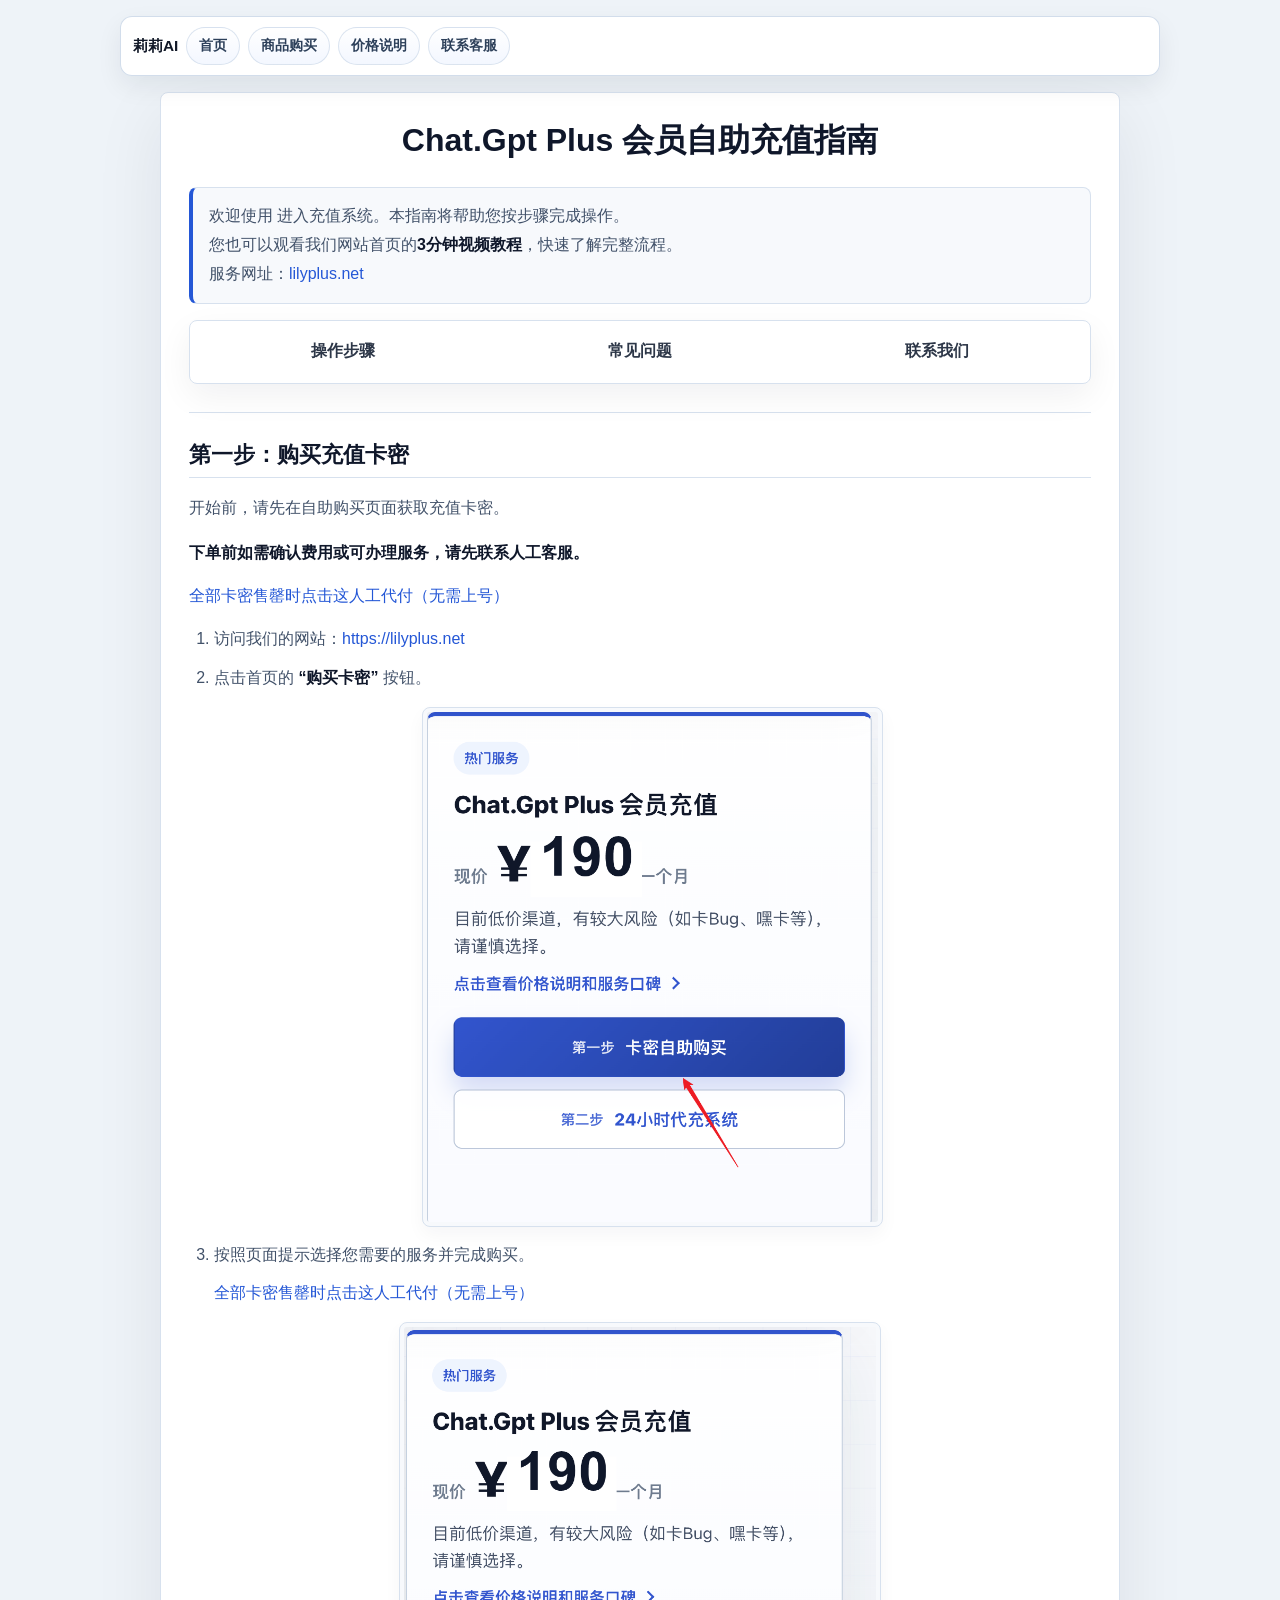
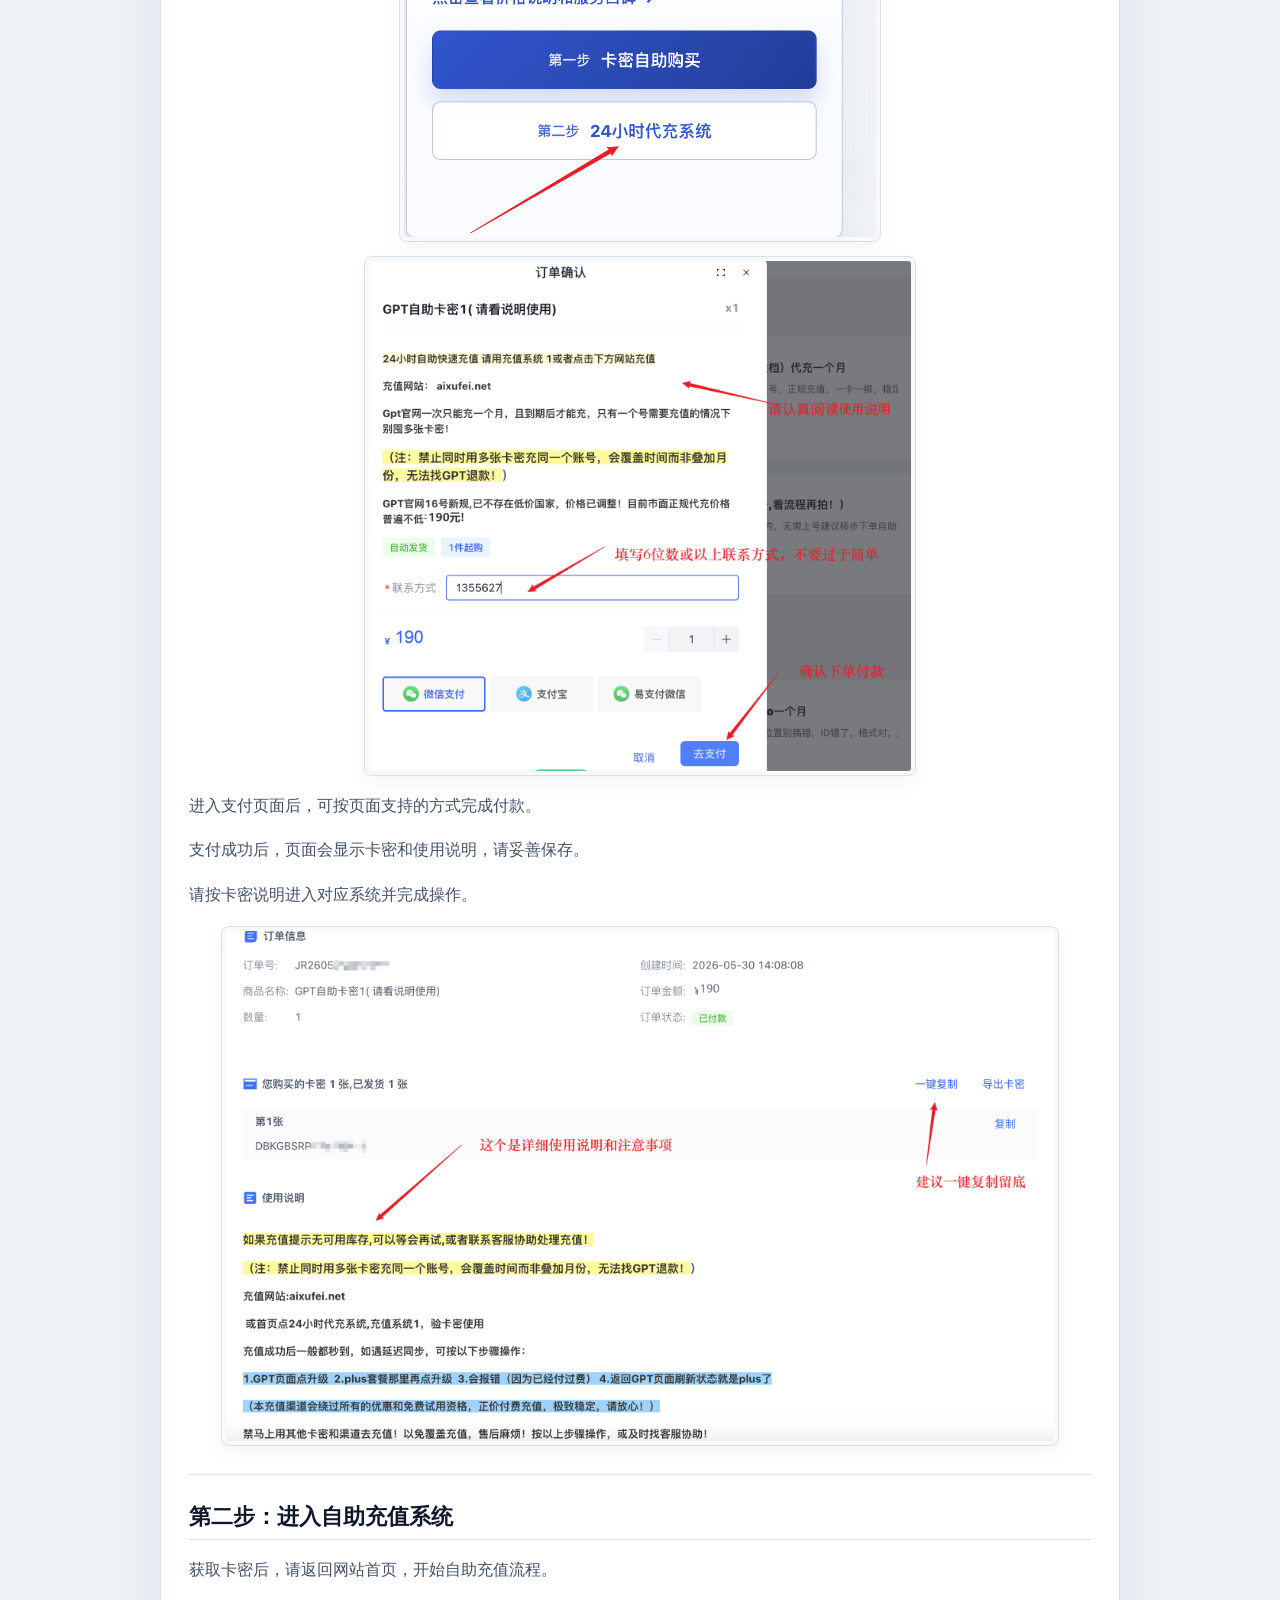
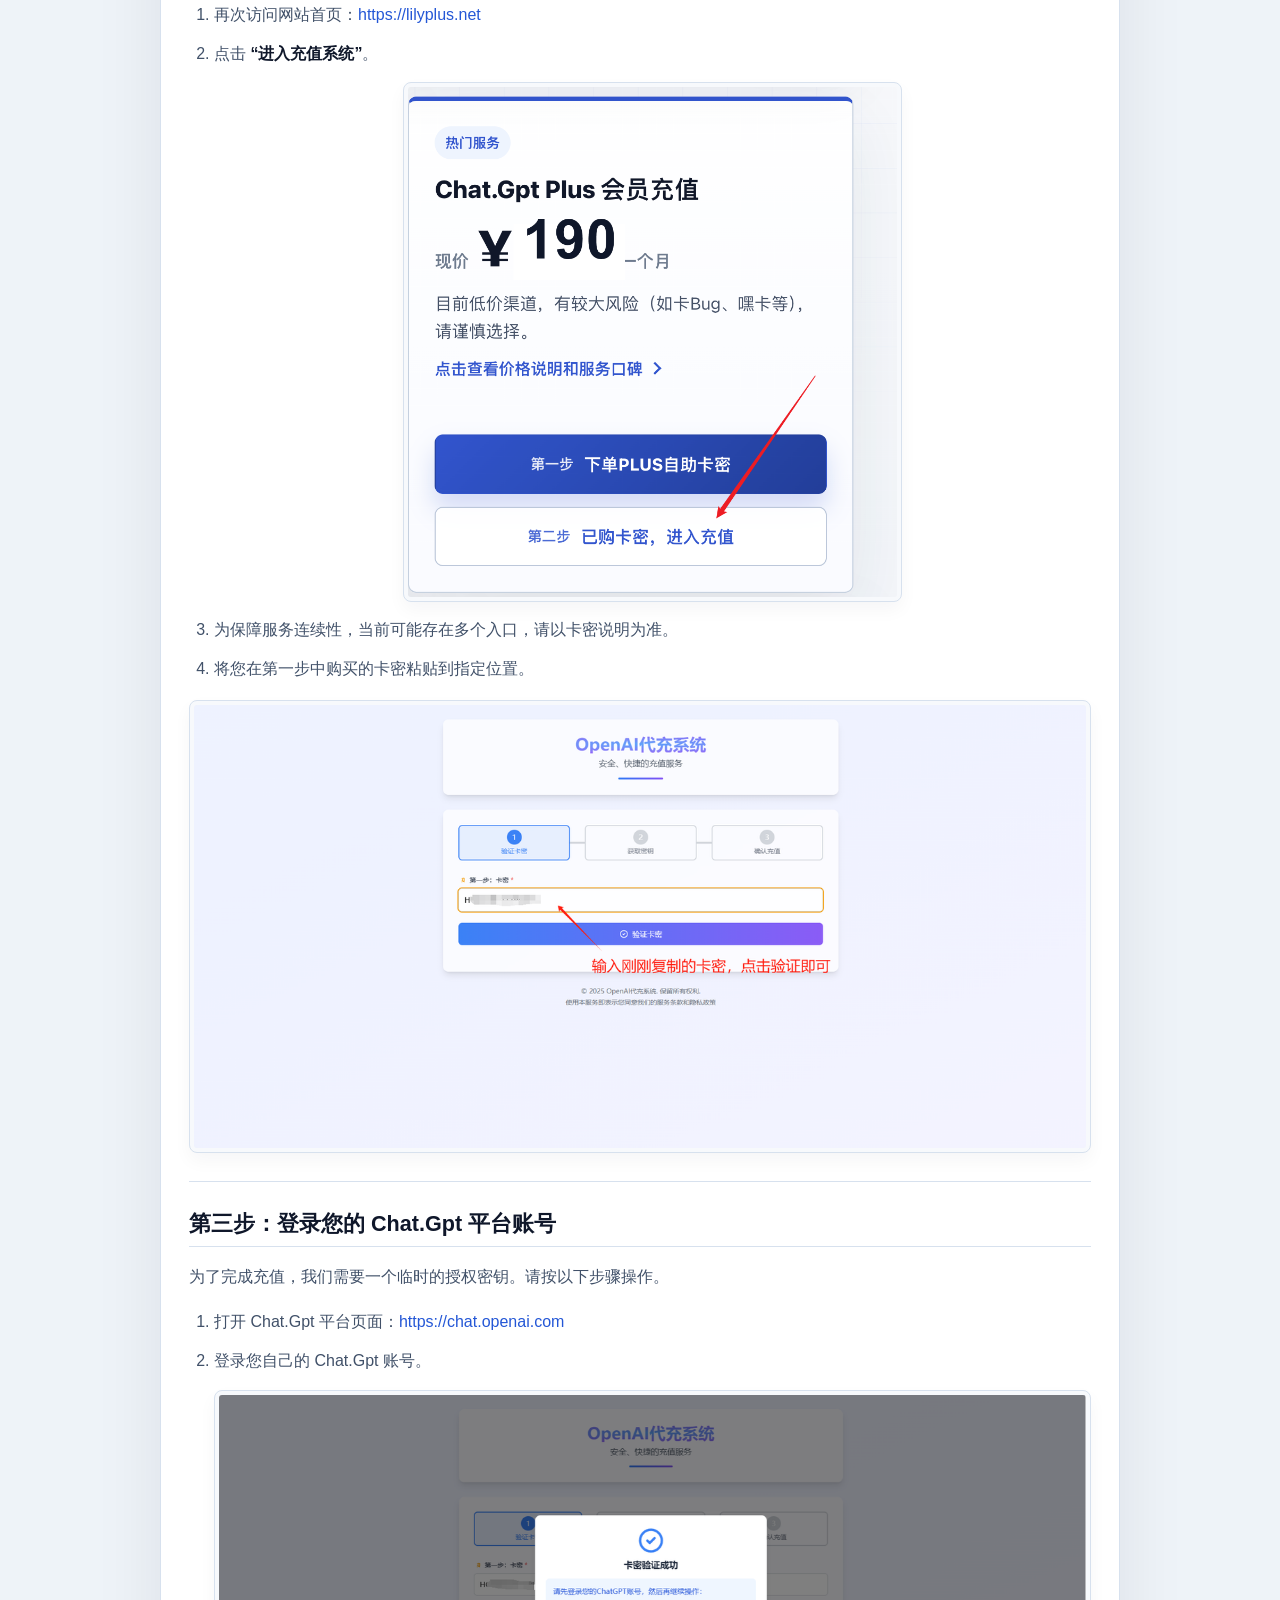
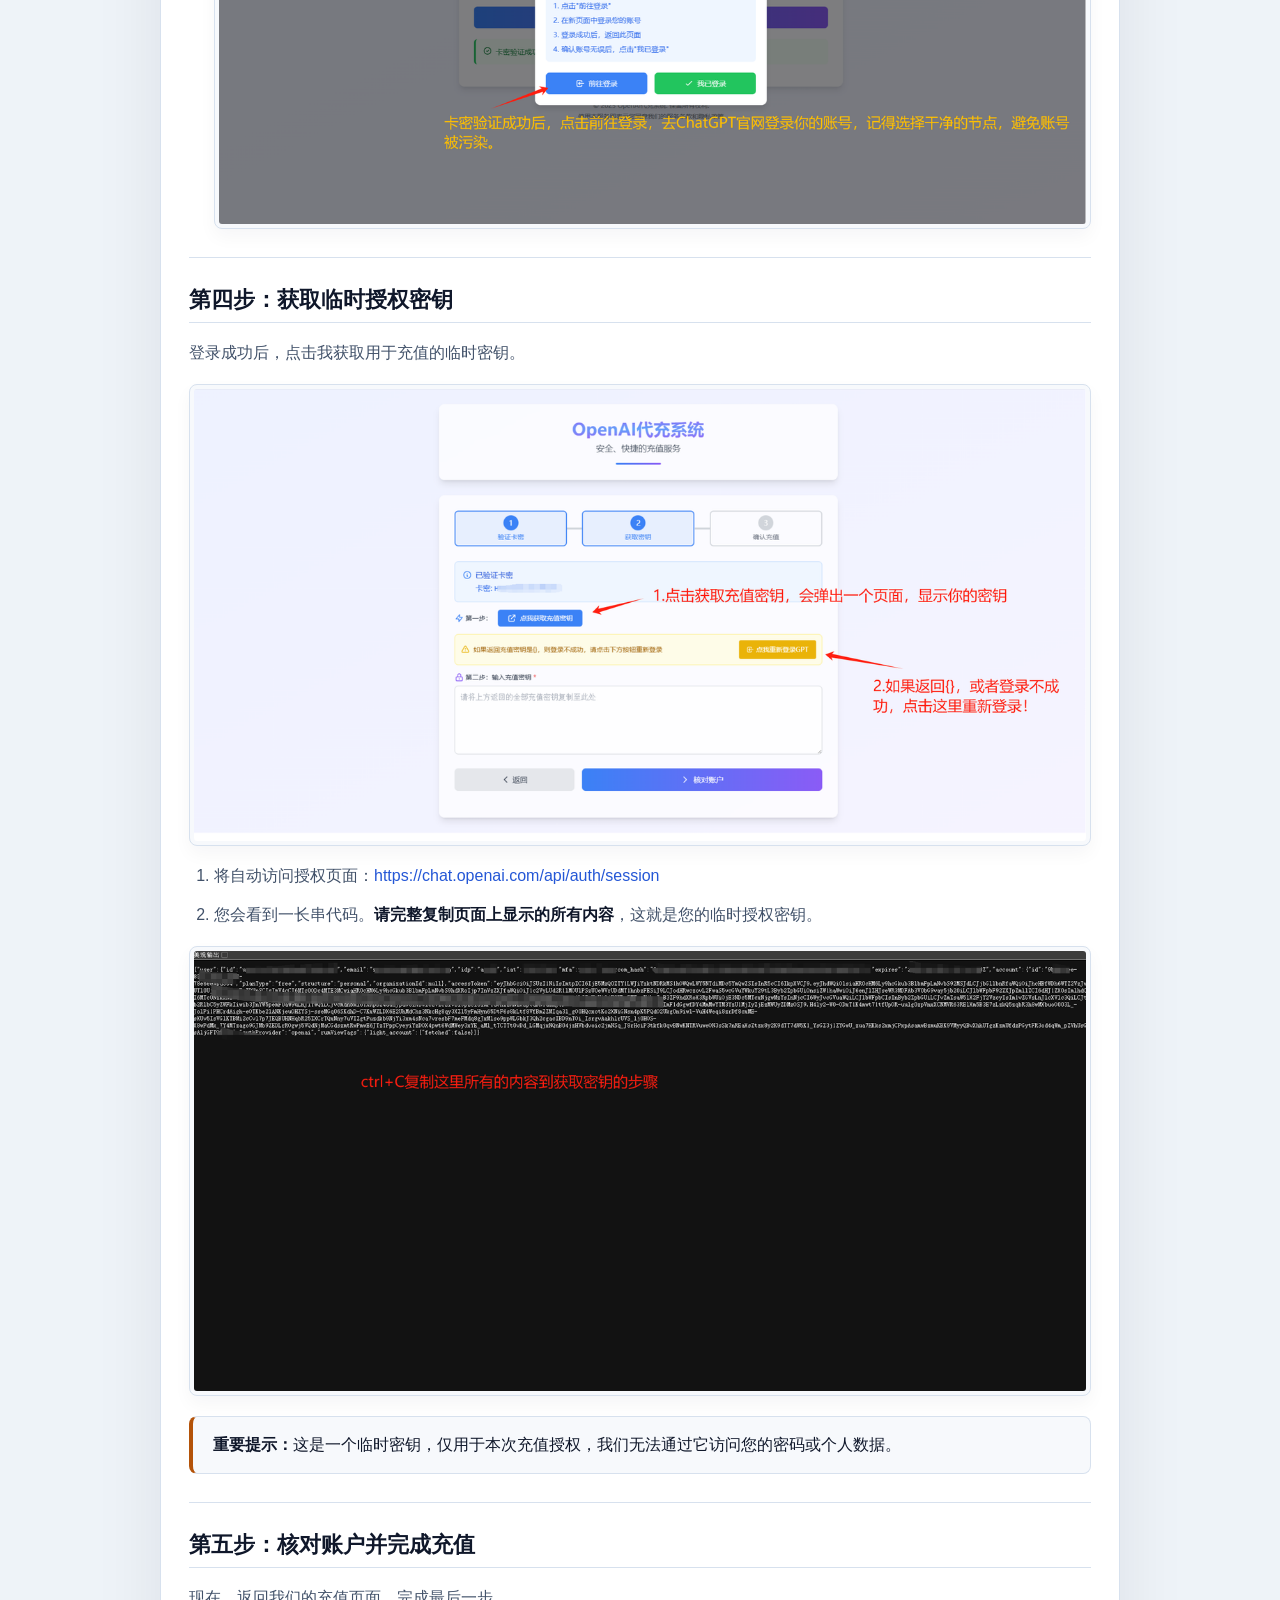
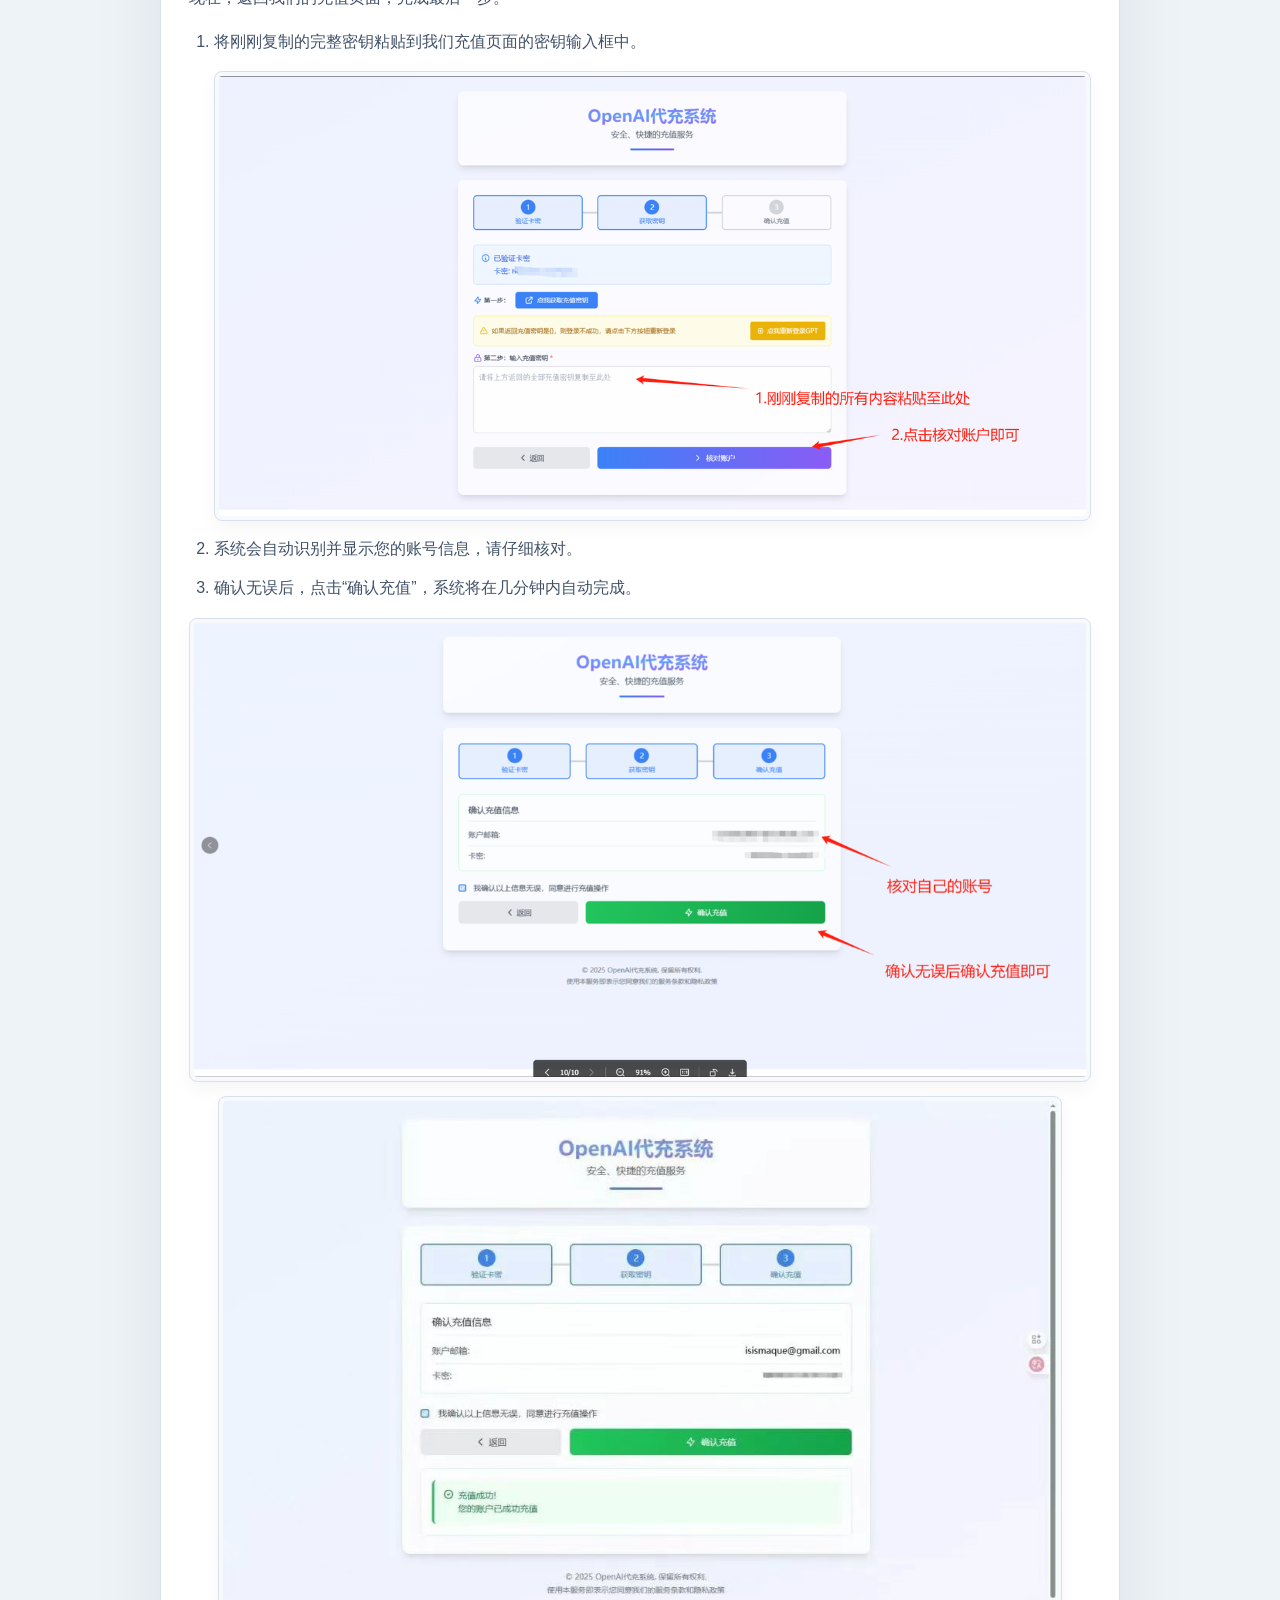
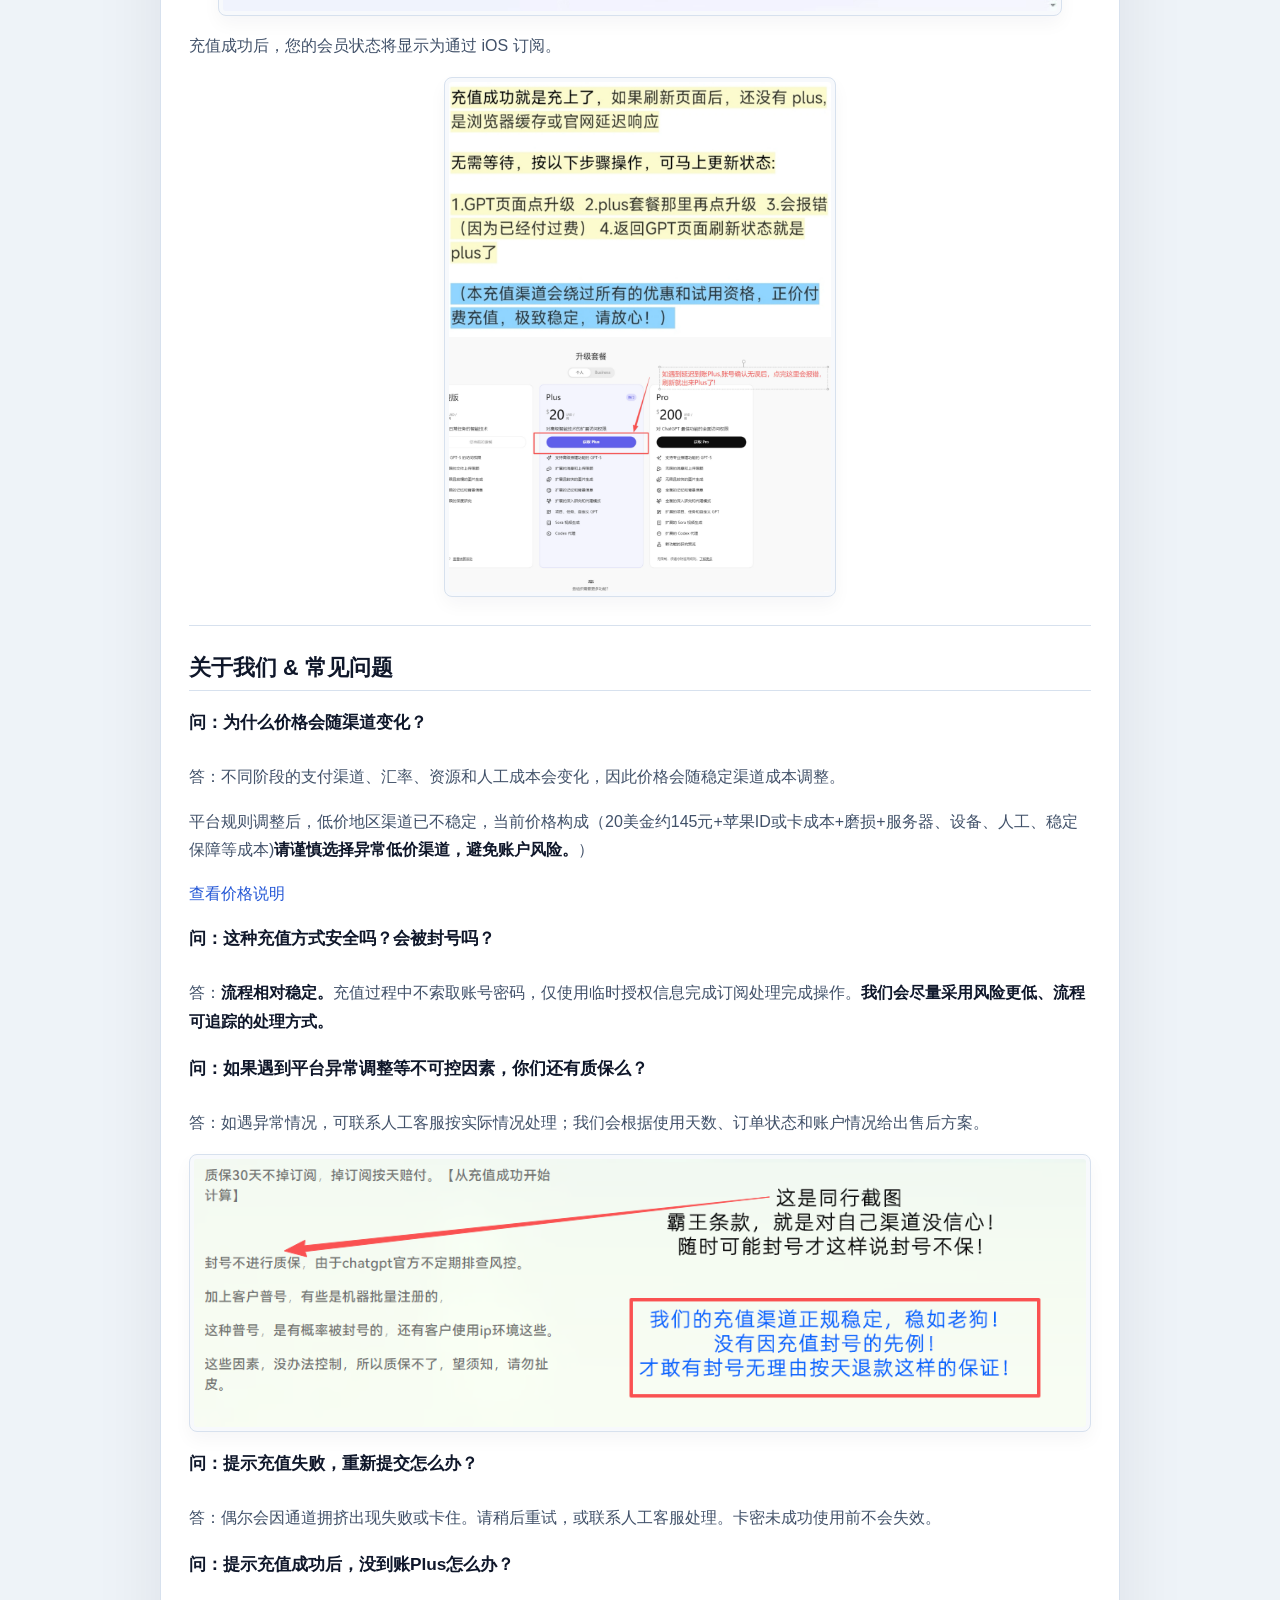
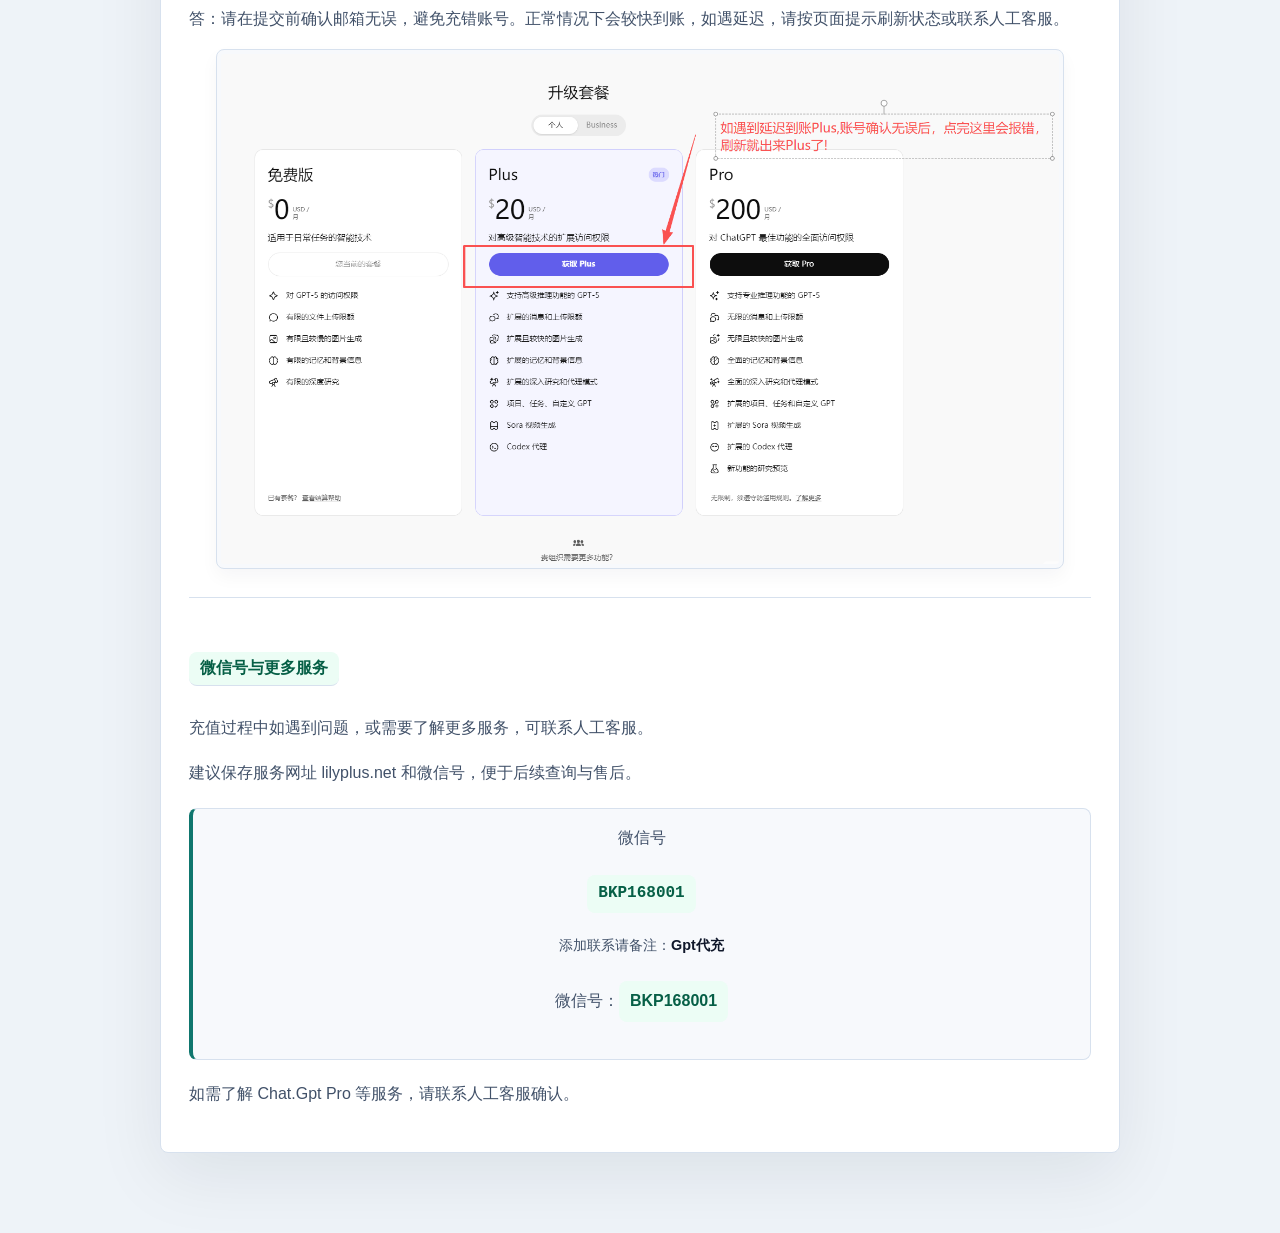
<file: help1.html>
﻿<!DOCTYPE html>
<html lang="zh-CN">
<head>
    <meta charset="UTF-8">
    <meta name="viewport" content="width=device-width, initial-scale=1.0">
    <meta name="robots" content="noindex,nofollow,noarchive,nosnippet">
  <meta name="googlebot" content="noindex,nofollow,noarchive,nosnippet">
    <title>Chat.Gpt Plus 会员自助充值指南</title>
    <style>
        /* --- 全局样式 --- */
        html {
            scroll-behavior: smooth; /* 平滑滚动效果 */
        }
        body {
            font-family: -apple-system, BlinkMacSystemFont, "Segoe UI", Roboto, "Helvetica Neue", Arial, sans-serif;
            background-color: #f4f6f9;
            color: #333;
            margin: 0;
            padding: 20px;
            display: flex;
            justify-content: center;
        }

        /* --- 主内容容器 --- */
        .container {
            max-width: 800px;
            width: 100%;
            background-color: #ffffff;
            border-radius: 12px;
            box-shadow: 0 4px 12px rgba(0, 0, 0, 0.08);
            padding: 40px;
            box-sizing: border-box;
        }

        /* --- 标题样式 --- */
        h1, h2, h3 {
            color: #1a202c;
            border-bottom: 1px solid #e2e8f0;
            padding-bottom: 10px;
            margin-top: 30px;
            margin-bottom: 20px;
        }

        h1 {
            text-align: center;
            font-size: 2em;
            border-bottom: none;
            margin-top: 0;
        }

        h2 {
            font-size: 1.5em;
        }

        h3 {
            font-size: 1.2em;
            border-bottom: none;
            color: #2d3748;
        }

        /* --- 段落与列表 --- */
        p, li {
            line-height: 1.8;
            color: #4a5568;
        }

        ol {
            padding-left: 25px;
        }

        li {
            margin-bottom: 10px;
        }

        /* --- 链接样式 --- */
        a {
            color: #3182ce;
            text-decoration: none;
            font-weight: 500;
        }

        a:hover {
            text-decoration: underline;
        }
        
        /* --- 图片样式 --- */
        img {
            max-width: 100%;
            height: auto;
            border-radius: 8px;
            border: 1px solid #e2e8f0;
            margin: 20px 0;
            display: block;
        }

        /* --- 特殊区块样式 (如密钥提示、微信号) --- */
        .info-box, .contact-box {
            background-color: #f7fafc;
            border-left: 4px solid #3182ce;
            padding: 15px 20px;
            margin: 20px 0;
            border-radius: 0 8px 8px 0;
        }
        
        .info-box strong {
            color: #c53030;
        }

        .contact-box {
            border-left-color: #38a169;
            text-align: center;
        }
        
        .contact-box code {
            font-size: 1.2em;
            font-weight: bold;
            color: #2f855a;
        }

        /* --- 分隔线 --- */
        hr {
            border: none;
            border-top: 1px solid #e2e8f0;
            margin: 40px 0;
        }

        strong {
            color: #2d3748;
        }

        /* --- 新增：导航栏样式 --- */
        .nav-bar {
            background-color: #ffffff;
            border: 1px solid #e2e8f0;
            border-radius: 8px;
            padding: 10px;
            margin: 20px 0;
            position: sticky;
            top: 10px;
            z-index: 1000;
            box-shadow: 0 2px 8px rgba(0,0,0,0.06);
        }
        .nav-bar ul {
            list-style: none;
            padding: 0;
            margin: 0;
            display: flex;
            justify-content: space-around;
            flex-wrap: wrap; /* 适配手机端换行 */
        }
        .nav-bar li {
            margin: 5px; /* 适配手机端间距 */
        }
        .nav-bar a {
            padding: 10px 15px;
            border-radius: 6px;
            font-weight: 600;
            color: #2d3748;
            transition: background-color 0.3s, color 0.3s;
        }
        .nav-bar a:hover {
            background-color: #edf2f7;
            color: #1a202c;
            text-decoration: none;
        }

        /* --- 新增：返回顶部按钮样式 --- */
        #backToTopBtn {
            display: none; /* 默认隐藏 */
            position: fixed;
            bottom: 20px;
            right: 20px;
            z-index: 1001;
            background-color: #3182ce;
            color: white;
            border: none;
            border-radius: 50%;
            cursor: pointer;
            padding: 12px;
            font-size: 14px;
            width: 50px;
            height: 50px;
            box-shadow: 0 4px 8px rgba(0, 0, 0, 0.2);
            text-align: center;
            line-height: 1.2;
        }
        #backToTopBtn:hover {
            background-color: #2b6cb0;
            text-decoration: none;
        }

    </style>
  <link rel="stylesheet" href="assets/professional.css?v=subnav-pill-20260702">
</head>
<body class="guide-page">
<div class="subpage-topbar"><a class="subpage-brand" href="index.html">莉莉AI</a><nav><a href="index.html">首页</a><a href="https://fe.dtyuedan.cn/shop/lily" target="_blank" rel="noopener noreferrer nofollow">商品购买</a><a href="gpt170.html">价格说明</a><a href="index.html#contact" data-contact-qr-open>联系客服</a></nav></div>


    <div class="container">
        <h1>Chat.Gpt Plus 会员自助充值指南</h1>
        <p style="text-align: center; color: #718096;">
            欢迎使用 进入充值系统。本指南将帮助您按步骤完成操作。
            <br>
            您也可以观看我们网站首页的<a href="https://lilyplus.net/#video" target="_blank"><strong>3分钟视频教程</strong></a>，快速了解完整流程。<br>服务网址：<a href="https://lilyplus.net" target="_blank">lilyplus.net</a>
        </p>

        <nav class="nav-bar">
            <ul>
                <li><a href="#steps">操作步骤</a></li>
                <li><a href="#faq">常见问题</a></li>
                <li><a href="#contact">联系我们</a></li>
            </ul>
        </nav>

        <hr>

        <h2 id="steps">第一步：购买充值卡密</h2>
        <p>开始前，请先在自助购买页面获取充值卡密。</p>
          <p><strong>下单前如需确认费用或可办理服务，请先联系人工客服。</strong></p>
        <a href="rg.html" target="_blank" rel="noopener noreferrer">全部卡密售罄时点击这人工代付（无需上号）</a>
        <ol>
            <li>访问我们的网站：<a href="https://lilyplus.net" target="_blank">https://lilyplus.net</a></li>
            <li>点击首页的 <a href="https://fe.dtyuedan.cn/shop/lily" target="_blank"><strong>“购买卡密”</strong></a> 按钮。</li>
             <img src="help/01.png?v=price-190-20260624" alt="网站首页，突出“购买卡密”按钮">
            <li>按照页面提示选择您需要的服务并完成购买。</li>
            <a href="rg.html" target="_blank" rel="noopener noreferrer">全部卡密售罄时点击这人工代付（无需上号）</a>
        </ol>
        <img src="help1/h01.png?v=price-190-20260624" alt="渠道">
        <img src="help1/h02.png?v=price-190-20260624" alt="卡密购买190">
      <p>进入支付页面后，可按页面支持的方式完成付款。</p>
      <p>支付成功后，页面会显示卡密和使用说明，请妥善保存。</p>
        <p>请按卡密说明进入对应系统并完成操作。</p>
        <img src="help1/h03.png?v=price-190-20260624" alt="成功购买">
        <hr>

        <h2>第二步：进入自助充值系统</h2>
        <p>获取卡密后，请返回网站首页，开始自助充值流程。</p>
        <ol>
            <li>再次访问网站首页：<a href="https://lilyplus.net" target="_blank">https://lilyplus.net</a></li>
            <li>点击 <strong>“进入充值系统”</strong>。</li>
             <img src="help/07.png?v=price-190-20260624" alt="24小时代充">
              <li>为保障服务连续性，当前可能存在多个入口，请以卡密说明为准。</li>
            <li>将您在第一步中购买的卡密粘贴到指定位置。</li>
        </ol>
        <img src="help/08.png" alt="将购买的卡密粘贴到输入框">
    
        
        <hr>

        <h2>第三步：登录您的 Chat.Gpt 平台账号</h2>
        <p>为了完成充值，我们需要一个临时的授权密钥。请按以下步骤操作。</p>
        <ol>
            <li>打开 Chat.Gpt 平台页面：<a href="https://chat.openai.com" target="_blank">https://chat.openai.com</a></li>
            <li>登录您自己的 Chat.Gpt 账号。</li>
              <img src="help/09.png" alt="G.P.T登录">
        </ol>

        <hr>

        <h2>第四步：获取临时授权密钥</h2>
        <p>登录成功后，点击我获取用于充值的临时密钥。</p>
            <img src="help/10.png" alt="点我获取密钥">
        <ol>
            <li>将自动访问授权页面：<a href="https://chat.openai.com/api/auth/session" target="_blank">https://chat.openai.com/api/auth/session</a></li>
            <li>您会看到一长串代码。<strong>请完整复制页面上显示的所有内容</strong>，这就是您的临时授权密钥。</li>
        </ol>
        <img src="help/11.png" alt="全部密钥复制">
        <div class="info-box">
            <strong>重要提示：</strong>这是一个临时密钥，仅用于本次充值授权，我们无法通过它访问您的密码或个人数据。
        </div>

        <hr>
        
        <h2>第五步：核对账户并完成充值</h2>
        <p>现在，返回我们的充值页面，完成最后一步。</p>
        <ol>
            <li>将刚刚复制的完整密钥粘贴到我们充值页面的密钥输入框中。</li>
            <img src="help/12.png" alt="核对账户">
            <li>系统会自动识别并显示您的账号信息，请仔细核对。</li>
            <li>确认无误后，点击“确认充值”，系统将在几分钟内自动完成。</li>
        </ol>
        <img src="help/13.png" alt="核对账号">
        <img src="help/14.png" alt="确认充值">
        <p>充值成功后，您的会员状态将显示为通过 iOS 订阅。</p>
   <img src="help/15.png" alt="显示通过 App Store 订阅成功">
        
        <hr>

        <h2 id="faq">关于我们 & 常见问题</h2>
        
     <h3>问：为什么价格会随渠道变化？</h3>
        <p>答：不同阶段的支付渠道、汇率、资源和人工成本会变化，因此价格会随稳定渠道成本调整。</p>
         <p>平台规则调整后，低价地区渠道已不稳定，当前价格构成（20美金约145元+苹果ID或卡成本+磨损+服务器、设备、人工、稳定保障等成本)<strong>请谨慎选择异常低价渠道，避免账户风险。</strong>）</p>
    <a href="gpt170.html" target="_blank" rel="noopener noreferrer">查看价格说明</a>

        <h3>问：这种充值方式安全吗？会被封号吗？</h3>
        <p>答：<strong>流程相对稳定。</strong>充值过程中不索取账号密码，仅使用临时授权信息完成订阅处理完成操作。<strong>我们会尽量采用风险更低、流程可追踪的处理方式。</strong></p>

        <h3>问：如果遇到平台异常调整等不可控因素，你们还有质保么？</h3>
        <p>答：如遇异常情况，可联系人工客服按实际情况处理；我们会根据使用天数、订单状态和账户情况给出售后方案。</p>
        <img src="help/zb.png" alt="售后保障说明">
        <h3>问：提示充值失败，重新提交怎么办？</h3>
        <p>答：偶尔会因通道拥挤出现失败或卡住。请稍后重试，或联系人工客服处理。卡密未成功使用前不会失效。</p>
        <h3>问：提示充值成功后，没到账Plus怎么办？</h3>
        <p>答：请在提交前确认邮箱无误，避免充错账号。正常情况下会较快到账，如遇延迟，请按页面提示刷新状态或联系人工客服。</p>
         <img src="help/plus.png" alt="获取Plus">
        
        <hr>

        <h2 id="contact">微信号与更多服务</h2>
        <p>充值过程中如遇到问题，或需要了解更多服务，可联系人工客服。</p>
         <p>建议保存服务网址 lilyplus.net 和微信号，便于后续查询与售后。</p>
         <div class="contact-box">
             <p style="margin-top: 0;">微信号</p>
             <code>BKP168001</code>
             <p style="margin-bottom: 0; font-size: 0.9em; color: #718096;">
                  添加联系请备注：<strong>Gpt代充</strong>
             </p>
              <p class="contact-id">微信号：<strong>BKP168001</strong></p>
         </div>
         <p>如需了解 Chat.Gpt Pro 等服务，请联系人工客服确认。</p>
    </div>

    <a id="backToTopBtn" href="#">返回<br>顶部</a>

    <script>
        // 获取返回顶部按钮的元素
        var mybutton = document.getElementById("backToTopBtn");

        // 当用户向下滚动20px时，显示按钮
        window.onscroll = function() {scrollFunction()};

        function scrollFunction() {
            if (document.body.scrollTop > 20 || document.documentElement.scrollTop > 20) {
                mybutton.style.display = "block";
            } else {
                mybutton.style.display = "none";
            }
        }
    </script>

  <script src="assets/contact-modal.js?v=20260531-contact-modal-v2"></script>
</body>
</html>
</file>
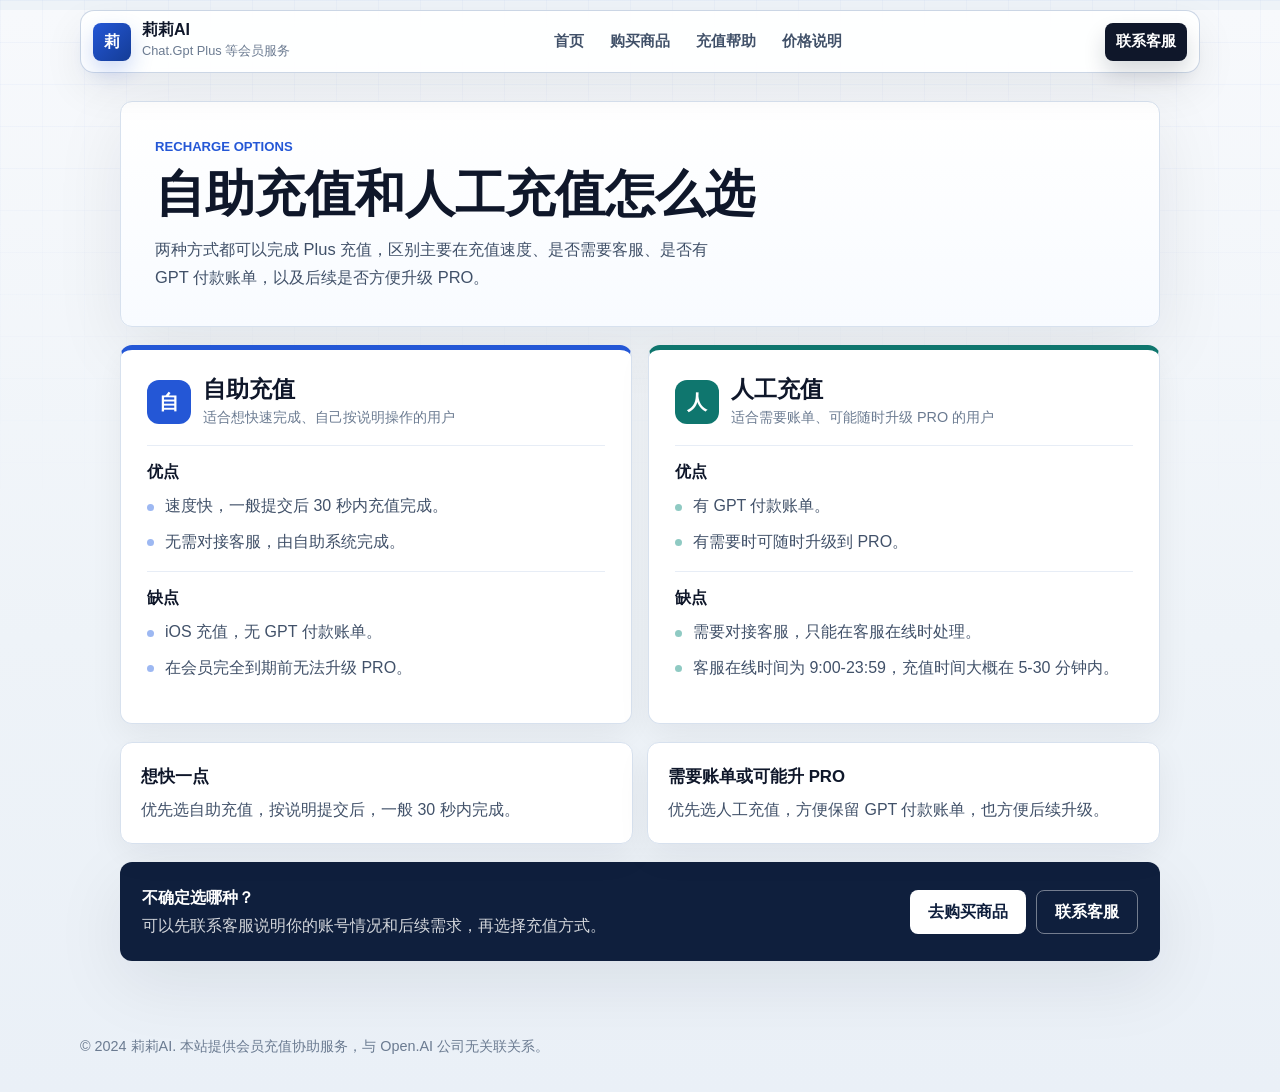
<file: recharge-options.html>
﻿<!DOCTYPE html>
<html lang="zh-CN">
<head>
  <meta charset="UTF-8">
  <meta name="viewport" content="width=device-width, initial-scale=1.0">
  <title>自助充值与人工充值区别 | 莉莉AI</title>
  <meta name="description" content="对比自助充值和人工充值的优点、缺点、到账时间、账单和升级 Pro 支持，帮助选择合适充值方式。">
  <meta name="robots" content="noindex,nofollow,noarchive,nosnippet">
  <meta name="googlebot" content="noindex,nofollow,noarchive,nosnippet">
  <meta name="referrer" content="no-referrer">
  <link rel="stylesheet" href="assets/professional.css?v=recharge-options-20260616">
  <style>
    .recharge-options-page main {
      width: min(1040px, calc(100% - 32px));
      margin: 0 auto;
      padding: 28px 0 56px;
    }

    .compare-hero {
      margin: 0 0 18px;
      padding: 34px;
      background: linear-gradient(180deg, #ffffff 0%, #f8fbff 100%);
      border: 1px solid var(--line);
      border-radius: 12px;
      box-shadow: var(--shadow);
    }

    .compare-hero .eyebrow {
      margin: 0 0 8px !important;
      color: var(--brand) !important;
      font-size: 0.82rem;
      font-weight: 800;
      text-transform: uppercase;
    }

    .compare-hero h1 {
      margin: 0 0 12px;
      color: var(--ink);
      font-size: clamp(2rem, 5vw, 3.1rem);
      line-height: 1.12;
      font-weight: 850;
    }

    .compare-hero p {
      max-width: 62ch;
      margin: 0;
      color: var(--muted);
      font-size: 1.03rem;
      line-height: 1.75;
    }

    .option-grid {
      display: grid;
      grid-template-columns: repeat(2, minmax(0, 1fr));
      gap: 16px;
      margin: 0 0 18px;
    }

    .option-card {
      display: flex;
      min-height: 100%;
      flex-direction: column;
      padding: 26px;
      background: #ffffff;
      border: 1px solid var(--line);
      border-radius: 12px;
      box-shadow: var(--shadow-soft);
    }

    .option-card.self-service {
      border-top: 5px solid var(--brand);
    }

    .option-card.assisted {
      border-top: 5px solid var(--accent-teal, #0f766e);
    }

    .option-head {
      display: flex;
      align-items: center;
      gap: 12px;
      margin-bottom: 18px;
    }

    .option-icon {
      display: grid;
      width: 44px;
      height: 44px;
      flex: 0 0 auto;
      place-items: center;
      border-radius: 12px;
      color: #ffffff;
      font-size: 1.28rem;
      font-weight: 850;
    }

    .self-service .option-icon {
      background: var(--brand);
    }

    .assisted .option-icon {
      background: var(--accent-teal, #0f766e);
    }

    .option-head h2 {
      margin: 0;
      color: var(--ink);
      font-size: 1.42rem;
      line-height: 1.2;
      font-weight: 820;
    }

    .option-head p {
      margin: 3px 0 0;
      color: var(--soft);
      font-size: 0.9rem;
      line-height: 1.45;
    }

    .option-section {
      padding: 16px 0;
      border-top: 1px solid #e7edf6;
    }

    .option-section h3 {
      margin: 0 0 9px;
      color: var(--ink);
      font-size: 1rem;
      line-height: 1.3;
      font-weight: 800;
    }

    .option-section ul {
      display: grid;
      gap: 8px;
      margin: 0;
      padding: 0;
      list-style: none;
    }

    .option-section li {
      position: relative;
      margin: 0;
      padding-left: 18px;
      color: var(--muted);
      line-height: 1.72;
    }

    .option-section li::before {
      content: "";
      position: absolute;
      top: 0.72em;
      left: 0;
      width: 7px;
      height: 7px;
      border-radius: 999px;
      background: #9db8f2;
    }

    .assisted .option-section li::before {
      background: #8fcac3;
    }

    .summary-band {
      display: grid;
      grid-template-columns: repeat(2, minmax(0, 1fr));
      gap: 14px;
      margin: 0 0 18px;
    }

    .summary-item {
      padding: 20px;
      background: #ffffff;
      border: 1px solid var(--line);
      border-radius: 12px;
      box-shadow: var(--shadow-soft);
    }

    .summary-item strong {
      display: block;
      margin-bottom: 6px;
      color: var(--ink) !important;
      font-size: 1.05rem;
    }

    .summary-item span {
      display: block;
      color: var(--muted);
      line-height: 1.7;
    }

    .action-panel {
      display: flex;
      flex-wrap: wrap;
      align-items: center;
      justify-content: space-between;
      gap: 14px;
      padding: 22px;
      background: #0f1f3d;
      border-radius: 12px;
      box-shadow: var(--shadow);
      color: #ffffff;
    }

    .action-panel p {
      margin: 0;
      color: rgba(255, 255, 255, 0.82);
      line-height: 1.7;
    }

    .action-panel strong {
      color: #ffffff !important;
    }

    .action-panel .action-links {
      display: flex;
      flex-wrap: wrap;
      gap: 10px;
    }

    .action-panel a {
      display: inline-flex;
      min-height: 44px;
      align-items: center;
      justify-content: center;
      padding: 0 18px;
      border-radius: 8px;
      font-weight: 800;
      text-decoration: none;
    }

    .action-panel .primary-link {
      background: #ffffff;
      color: #0f1f3d;
    }

    .action-panel .secondary-link {
      border: 1px solid rgba(255, 255, 255, 0.42);
      color: #ffffff;
    }

    .contact-qr-modal {
      position: fixed;
      inset: 0;
      z-index: 2000;
      display: grid;
      place-items: center;
      padding: 20px;
      background: rgba(15, 23, 42, 0.55);
    }

    .contact-qr-modal[hidden] {
      display: none;
    }

    @media (max-width: 760px) {
      .recharge-options-page main {
        padding-top: 190px;
      }

      .compare-hero {
        padding: 26px 22px;
      }

      .option-grid,
      .summary-band {
        grid-template-columns: 1fr;
      }

      .option-card {
        padding: 22px;
      }

      .action-panel {
        align-items: stretch;
      }

      .action-panel .action-links,
      .action-panel a {
        width: 100%;
      }
    }
  </style>
</head>
<body class="clean-home recharge-options-page">
  <header class="site-header">
    <a class="brand" href="index.html" aria-label="莉莉AI 首页">
      <span class="brand-mark">莉</span>
      <span>
        <strong>莉莉AI</strong>
        <small>Chat.Gpt Plus 等会员服务</small>
      </span>
    </a>
    <nav class="site-nav" aria-label="主导航">
      <a href="index.html">首页</a>
      <a href="https://fe.dtyuedan.cn/shop/lily" target="_blank" rel="noopener noreferrer nofollow">购买商品</a>
      <a href="help.html">充值帮助</a>
      <a href="gpt170.html">价格说明</a>
    </nav>
    <a class="nav-action" href="#" data-contact-qr-open>联系客服</a>
  </header>

  <main>
    <section class="compare-hero">
      <p class="eyebrow">Recharge Options</p>
      <h1>自助充值和人工充值怎么选</h1>
      <p>两种方式都可以完成 Plus 充值，区别主要在充值速度、是否需要客服、是否有 GPT 付款账单，以及后续是否方便升级 PRO。</p>
    </section>

    <section class="option-grid" aria-label="充值方式对比">
      <article class="option-card self-service">
        <div class="option-head">
          <span class="option-icon">自</span>
          <div>
            <h2>自助充值</h2>
            <p>适合想快速完成、自己按说明操作的用户</p>
          </div>
        </div>
        <div class="option-section">
          <h3>优点</h3>
          <ul>
            <li>速度快，一般提交后 30 秒内充值完成。</li>
            <li>无需对接客服，由自助系统完成。</li>
          </ul>
        </div>
        <div class="option-section">
          <h3>缺点</h3>
          <ul>
            <li>iOS 充值，无 GPT 付款账单。</li>
            <li>在会员完全到期前无法升级 PRO。</li>
          </ul>
        </div>
      </article>

      <article class="option-card assisted">
        <div class="option-head">
          <span class="option-icon">人</span>
          <div>
            <h2>人工充值</h2>
            <p>适合需要账单、可能随时升级 PRO 的用户</p>
          </div>
        </div>
        <div class="option-section">
          <h3>优点</h3>
          <ul>
            <li>有 GPT 付款账单。</li>
            <li>有需要时可随时升级到 PRO。</li>
          </ul>
        </div>
        <div class="option-section">
          <h3>缺点</h3>
          <ul>
            <li>需要对接客服，只能在客服在线时处理。</li>
            <li>客服在线时间为 9:00-23:59，充值时间大概在 5-30 分钟内。</li>
          </ul>
        </div>
      </article>
    </section>

    <section class="summary-band" aria-label="选择建议">
      <div class="summary-item">
        <strong>想快一点</strong>
        <span>优先选自助充值，按说明提交后，一般 30 秒内完成。</span>
      </div>
      <div class="summary-item">
        <strong>需要账单或可能升 PRO</strong>
        <span>优先选人工充值，方便保留 GPT 付款账单，也方便后续升级。</span>
      </div>
    </section>

    <section class="action-panel">
      <p><strong>不确定选哪种？</strong><br>可以先联系客服说明你的账号情况和后续需求，再选择充值方式。</p>
      <div class="action-links">
        <a class="primary-link" href="https://fe.dtyuedan.cn/shop/lily" target="_blank" rel="noopener noreferrer nofollow">去购买商品</a>
        <a class="secondary-link" href="#" data-contact-qr-open>联系客服</a>
      </div>
    </section>
  </main>

  <div class="contact-qr-modal" data-contact-qr-modal hidden role="dialog" aria-modal="true" aria-labelledby="contactQrTitle">
    <div class="contact-qr-dialog">
      <button class="contact-qr-close" type="button" data-contact-qr-close aria-label="关闭">×</button>
      <h2 id="contactQrTitle">联系客服</h2>
      <p data-contact-qr-message>客服每日15小时在线，微信号：BKP168001</p>
      <img src="assets/contact-qrcode.png" alt="莉莉AI 微信二维码" class="contact-qr-image" loading="lazy" decoding="async">
    </div>
  </div>

  <script>
    (() => {
      const modal = document.querySelector("[data-contact-qr-modal]");
      const triggers = document.querySelectorAll("[data-contact-qr-open]");
      if (!modal || !triggers.length) return;

      const closeButtons = modal.querySelectorAll("[data-contact-qr-close]");
      const closeModal = () => {
        modal.hidden = true;
      };
      const openModal = () => {
        modal.hidden = false;
        const closeButton = modal.querySelector("[data-contact-qr-close]");
        if (closeButton) closeButton.focus();
      };

      triggers.forEach((trigger) => {
        trigger.addEventListener("click", (event) => {
          event.preventDefault();
          openModal();
        });
      });

      closeButtons.forEach((button) => {
        button.addEventListener("click", closeModal);
      });

      modal.addEventListener("click", (event) => {
        if (event.target === modal) closeModal();
      });

      document.addEventListener("keydown", (event) => {
        if (event.key === "Escape" && !modal.hidden) closeModal();
      });
    })();
  </script>

  <footer class="clean-footer">
    <p>© 2024 莉莉AI. 本站提供会员充值协助服务，与 Open.AI 公司无关联关系。</p>
  </footer>
</body>
</html>
</file>
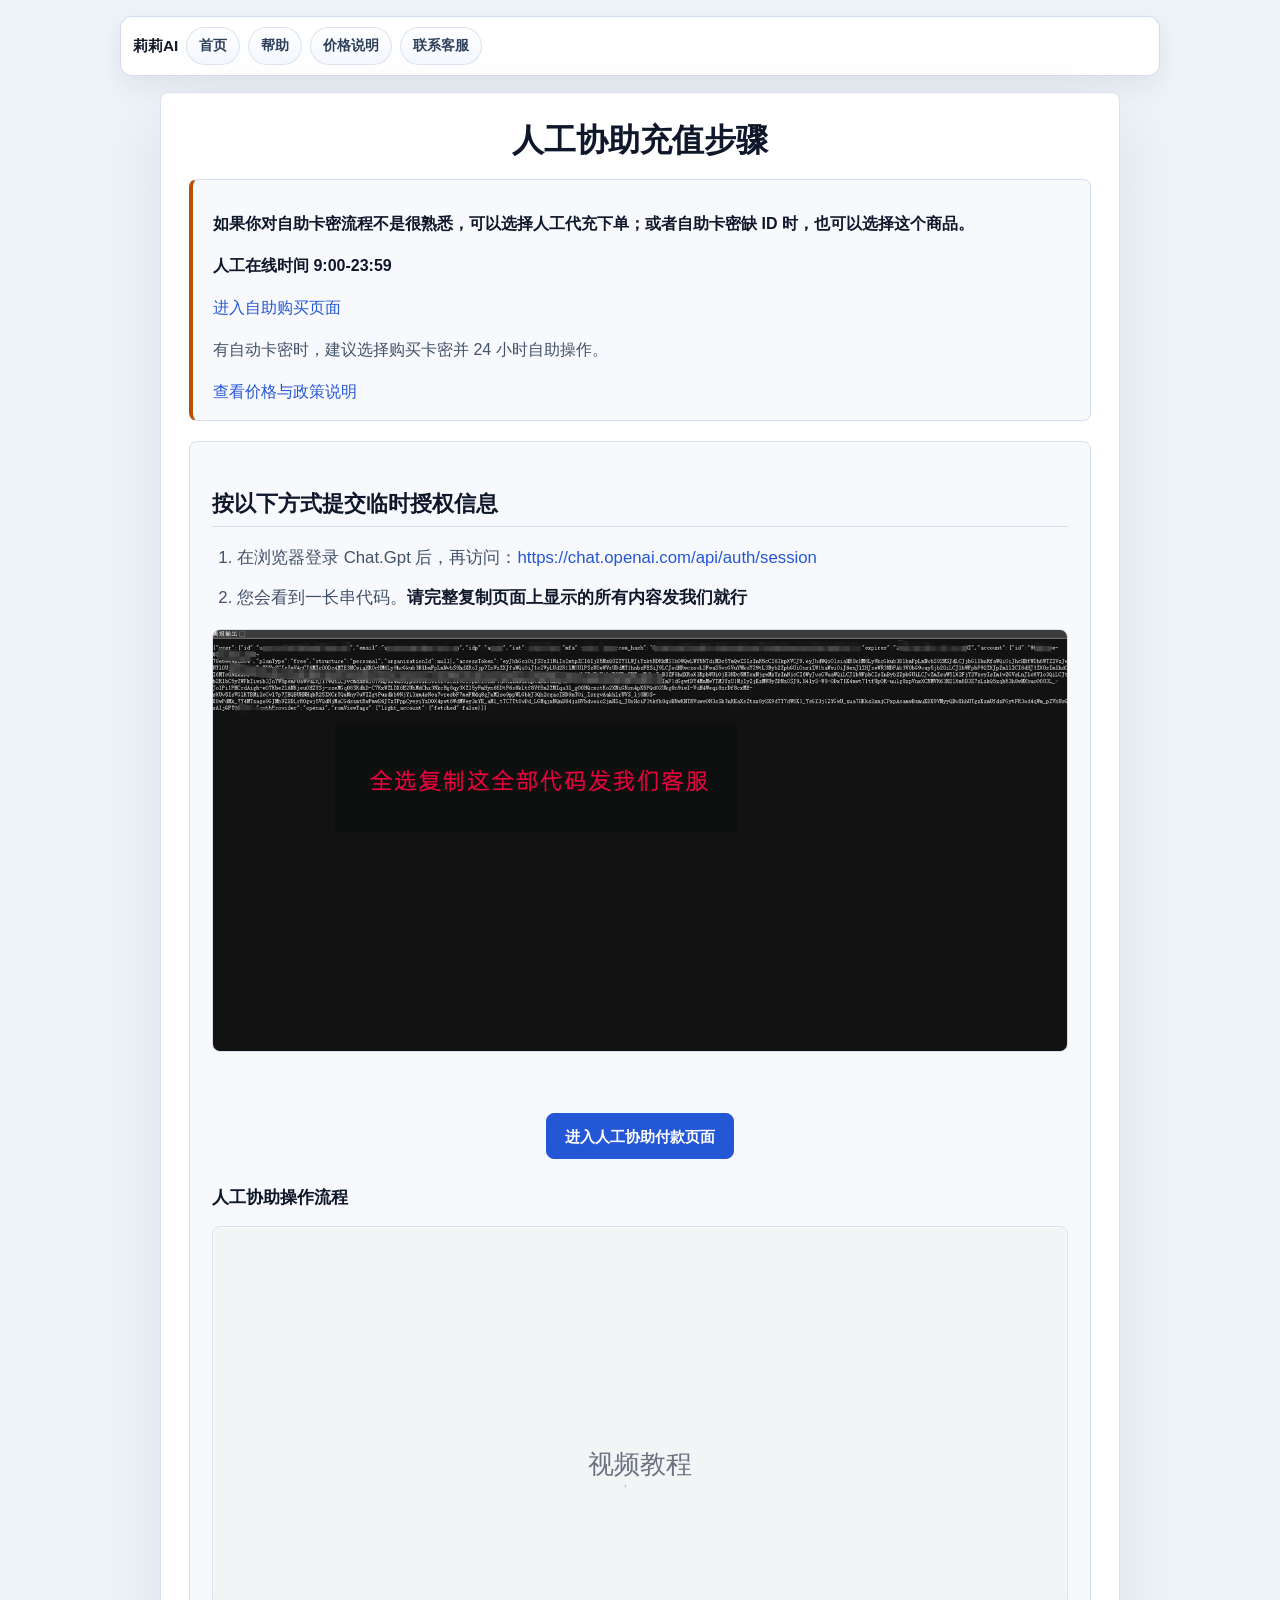
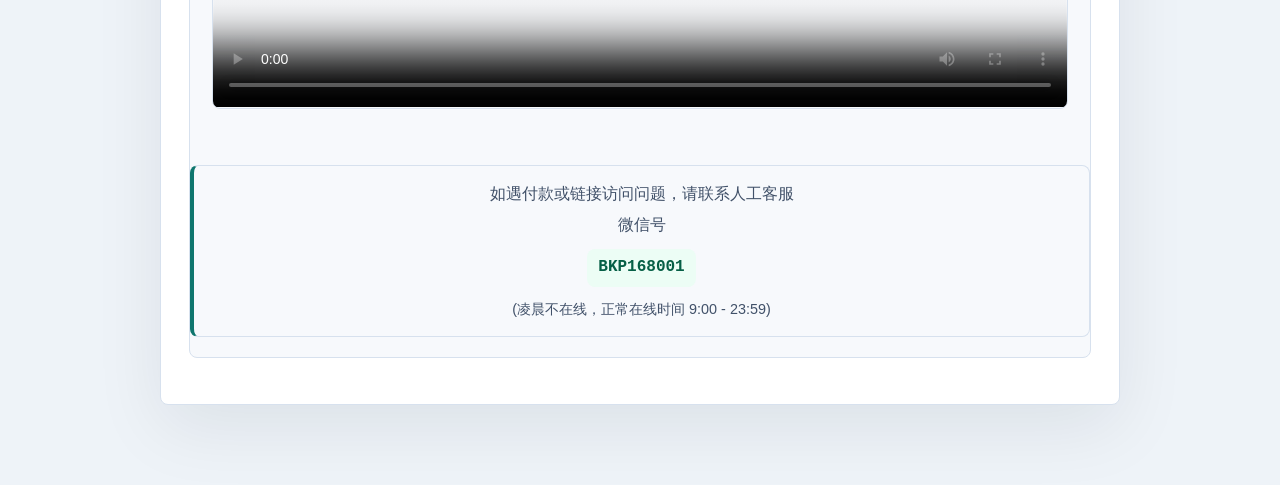
<file: rg.html>
﻿<!DOCTYPE html>
<html lang="zh-CN">
<head>
    <meta charset="UTF-8">
    <meta name="viewport" content="width=device-width, initial-scale=1.0">
    <meta name="robots" content="noindex,nofollow,noarchive,nosnippet">
  <meta name="googlebot" content="noindex,nofollow,noarchive,nosnippet">
    <title>人工协助充值步骤</title>
    <style>
        /* --- 基础样式 --- */
        body {
            font-family: -apple-system, BlinkMacSystemFont, "Segoe UI", Roboto, "Helvetica Neue", Arial, sans-serif;
            background-color: #f4f6f9;
            padding: 20px;
            display: flex;
            justify-content: center;
        }
        .container {
            max-width: 750px; /* 适用于单栏阅读的最大宽度 */
            width: 100%;
        }
        h1 {
            text-align: center;
            color: #1a202c;
            margin-bottom: 20px;
        }
        /* --- 步骤模块 (上文下图) --- */
        .step-block {
            background-color: #ffffff;
            border-radius: 12px;
            box-shadow: 0 4px 12px rgba(0, 0, 0, 0.08);
            margin-bottom: 30px; /* 模块之间的间距 */
            overflow: hidden; /* 确保内部元素的圆角 */
            border: 1px solid #e2e8f0;
        }
        /* 1. 上方的文字区域 */
        .step-text {
            padding: 30px;
        }
        /* 2. 下方的图片区域 */
        .step-image {
            padding: 25px;
            background-color: #f7fafc; /* 图片区域浅底色 */
            border-top: 1px solid #e2e8f0; /* 分割线 */
        }
        /* --- 文本样式 --- */
        .step-text h2 {
            font-size: 1.5em;
            color: #1a202c;
            border-bottom: 1px solid #e2e8f0;
            padding-bottom: 10px;
            margin-top: 0;
            margin-bottom: 20px;
        }
        .step-text h3 {
            font-size: 1.2em;
            color: #2d3748;
            margin-top: 25px;
            margin-bottom: 10px;
        }
        .step-text p, .step-text li {
            line-height: 1.8;
            color: #4a5568;
            font-size: 1.05em;
        }
        .step-text ol {
            padding-left: 25px;
        }
        .step-text li {
            margin-bottom: 10px;
        }               
        /* --- 图片样式 --- */
        /* 【*** 修改点 1 ***】: 这里从 img 改为 img, video */
        img, video {
            max-width: 100%;
            height: auto;
            border-radius: 8px;
            border: 1px solid #e2e8f0;
            margin: 20px 0;
            display: block;
        }                
        /* --- 特殊区块样式 (提示/联系) --- */
        .info-box, .contact-box {
            padding: 15px 20px;
            margin: 20px 0;
            border-radius: 8px;
        }
        .info-box {
            background-color: #fffbeb; /* 黄色提示 */
            border: 1px solid #fde68a;
            color: #b45309;
        }
        .info-box strong {
            color: #92400e;
        }
        .contact-box {
            background-color: #f0fdf4; /* 绿色联系 */
            border: 1px solid #bbf7d0;
            text-align: center;
        }
        .contact-box p {
            margin: 5px 0;
            color: #15803d;
        }
        .contact-box code {
            font-size: 1.4em;
            font-weight: bold;
            color: #166534;
            display: block;
            margin: 10px 0;
        }
        /* 危险/警告样式 */
        .danger-text {
            color: #c53030;
            font-weight: bold;
        }
        .danger-title {
            color: #c53030;
            border-color: #fecaca !important;
        }
        /* 链接按钮样式 */
        .pay-button {
            display: inline-block;
            background-color: #3182ce;
            color: white !important;
            padding: 12px 25px;
            border-radius: 8px;
            font-weight: bold;
            text-decoration: none;
            transition: background-color 0.3s;
        }
        .pay-button:hover {
            background-color: #2b6cb0;
            text-decoration: none;
        }
    </style>
  <link rel="stylesheet" href="assets/professional.css?v=subnav-pill-20260702">
</head>
<body class="manual-page">
<div class="subpage-topbar"><a class="subpage-brand" href="index.html">莉莉AI</a><nav><a href="index.html">首页</a><a href="help.html">帮助</a><a href="gpt170.html">价格说明</a><a href="help.html#contact">联系客服</a></nav></div>

    <div class="container">                
        <h1>人工协助充值步骤</h1>
        
        <div class="info-box">
            <p><strong>如果你对自助卡密流程不是很熟悉，可以选择人工代充下单；或者自助卡密缺 ID 时，也可以选择这个商品。</strong></p>
              <p><strong>人工在线时间 9:00-23:59</strong></p>
                  <a href="https://fe.dtyuedan.cn/shop/lily" target="_blank" rel="noopener noreferrer">进入自助购买页面</a>
            <p>有自动卡密时，建议选择购买卡密并 24 小时自助操作。</p>                
                <a href="gpt170.html" target="_blank" rel="noopener noreferrer">查看价格与政策说明</a>
         </div>

        
        <div class="step-block">
            <div class="step-text">
                    <h2>按以下方式提交临时授权信息</h2>
                <ol>
                    <li>在浏览器登录 Chat.Gpt 后，再访问：<a href="https://chat.openai.com/api/auth/session" target="_blank">https://chat.openai.com/api/auth/session</a></li>
                    <li>您会看到一长串代码。<strong>请完整复制页面上显示的所有内容发我们就行</strong></li>
                </ol> 
                <img src="rg/token.png" alt="全部密钥复制">
            </div>
            
            <p style="text-align:center; margin: 25px 0;">
                    <a href="https://fe.dtyuedan.cn/shop/lily" target="_blank" class="pay-button">
                        进入人工协助付款页面
                    </a>
            </p>
                    <div class="video-section" id="video">
                <h3 class="video-title">人工协助操作流程</h3>
                <div class="video-container">
                    <video
                        class="video-player"
                        controls
                        playsinline /* 【*** 修改点 2 ***】: 添加了 'playsinline' 属性 */
                        title="Chat.Gpt Plus 自助充值操作视频"
                        poster="data:image/svg+xml,%3Csvg xmlns='http://www.w3.org/2000/svg' viewBox='0 0 800 450'%3E%3Crect width='800' height='450' fill='%23f3f4f6'/%3E%3Ctext x='50%25' y='50%25' dominant-baseline='middle' text-anchor='middle' font-family='Inter' font-size='24' fill='%236b7280'%3E视频教程%3C/text%3E%3C/svg%3E">
                        <source src="https://cloud.video.taobao.com/vod/KpER40HuzLGmVa7HHPJ2ftAOchXv3KpqyvNXuIQI2ng.mp4" type="video/mp4">
                        您的浏览器不支持视频播放
                    </video>
                </div>
        </div>
            <div class="contact-box">
                 <p style="margin-top: 0;">如遇付款或链接访问问题，请联系人工客服</p>
                 <p>微信号</p>
                 <code>BKP168001</code>
                 
                 
                 <p style="margin-bottom: 0; font-size: 0.9em;">(凌晨不在线，正常在线时间 9:00 - 23:59)</p>
            </div>
        </div>

    </div>
</body>
</html>
</file>
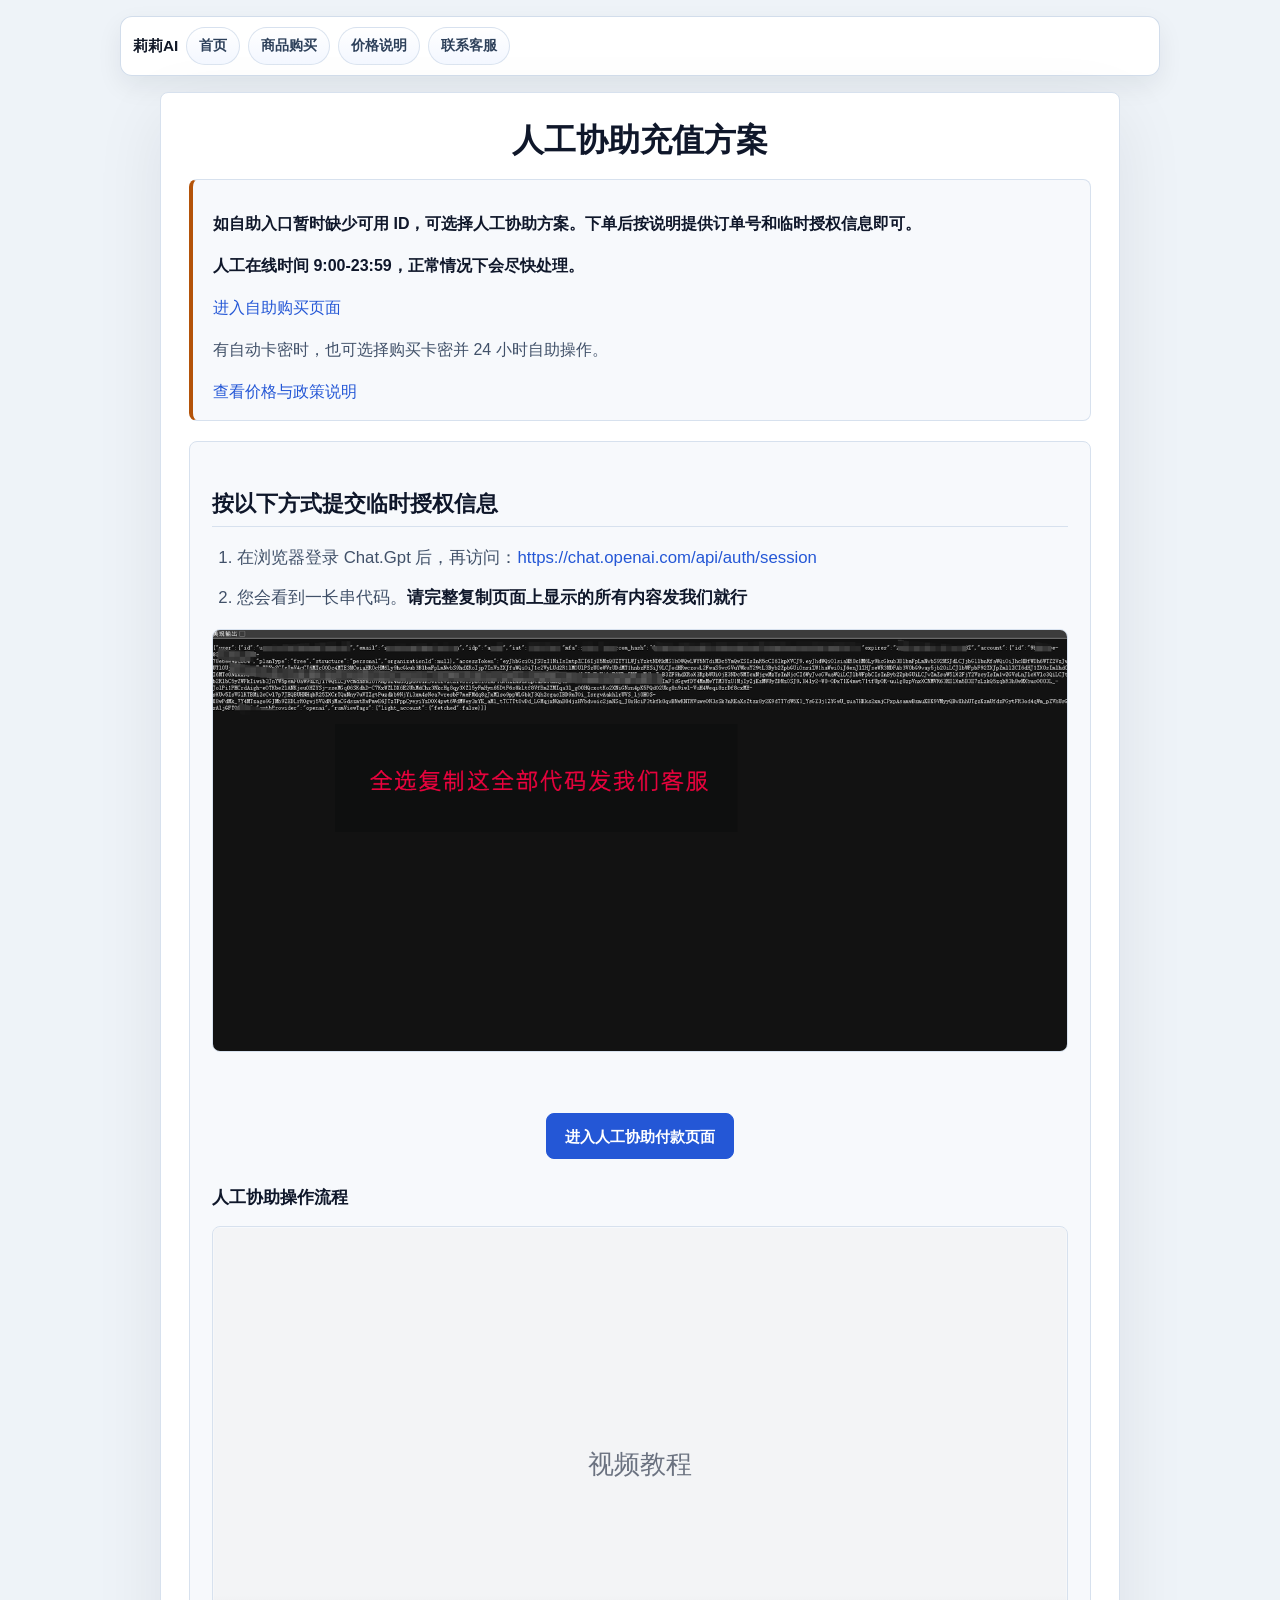
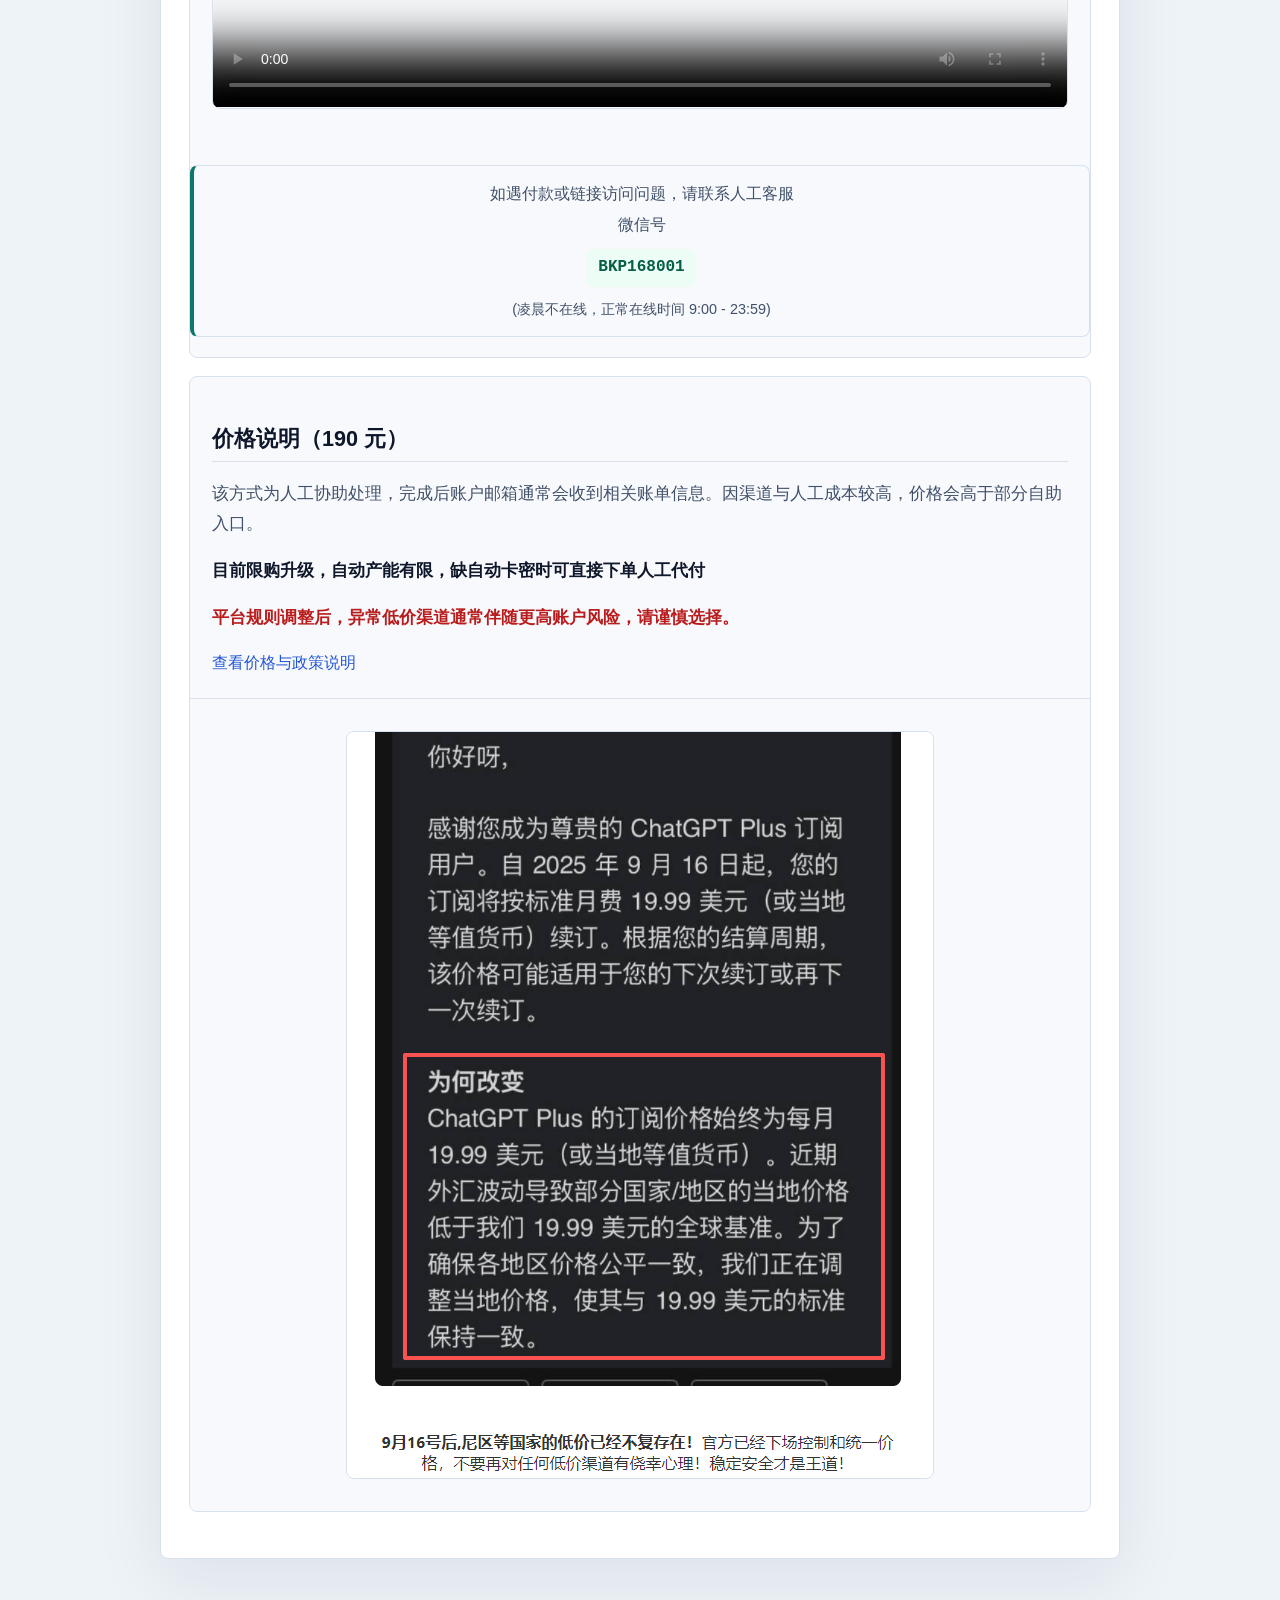
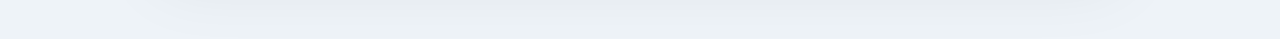
<file: rg1.html>
﻿<!DOCTYPE html>
<html lang="zh-CN">
<head>
    <meta charset="UTF-8">
    <meta name="viewport" content="width=device-width, initial-scale=1.0">
    <meta name="robots" content="noindex,nofollow,noarchive,nosnippet">
  <meta name="googlebot" content="noindex,nofollow,noarchive,nosnippet">
    <title>人工协助充值方案</title>
    <style>
        /* --- 基础样式 --- */
        body {
            font-family: -apple-system, BlinkMacSystemFont, "Segoe UI", Roboto, "Helvetica Neue", Arial, sans-serif;
            background-color: #f4f6f9;
            padding: 20px;
            display: flex;
            justify-content: center;
        }
        .container {
            max-width: 750px; /* 适用于单栏阅读的最大宽度 */
            width: 100%;
        }
        h1 {
            text-align: center;
            color: #1a202c;
            margin-bottom: 20px;
        }
        /* --- 步骤模块 (上文下图) --- */
        .step-block {
            background-color: #ffffff;
            border-radius: 12px;
            box-shadow: 0 4px 12px rgba(0, 0, 0, 0.08);
            margin-bottom: 30px; /* 模块之间的间距 */
            overflow: hidden; /* 确保内部元素的圆角 */
            border: 1px solid #e2e8f0;
        }
        /* 1. 上方的文字区域 */
        .step-text {
            padding: 30px;
        }
        /* 2. 下方的图片区域 */
        .step-image {
            padding: 25px;
            background-color: #f7fafc; /* 图片区域浅底色 */
            border-top: 1px solid #e2e8f0; /* 分割线 */
        }
        /* --- 文本样式 --- */
        .step-text h2 {
            font-size: 1.5em;
            color: #1a202c;
            border-bottom: 1px solid #e2e8f0;
            padding-bottom: 10px;
            margin-top: 0;
            margin-bottom: 20px;
        }
        .step-text h3 {
            font-size: 1.2em;
            color: #2d3748;
            margin-top: 25px;
            margin-bottom: 10px;
        }
        .step-text p, .step-text li {
            line-height: 1.8;
            color: #4a5568;
            font-size: 1.05em;
        }
        .step-text ol {
            padding-left: 25px;
        }
        .step-text li {
            margin-bottom: 10px;
        }               
        /* --- 图片样式 --- */
        /* 【*** 修改点 1 ***】: 这里从 img 改为 img, video */
        img, video {
            max-width: 100%;
            height: auto;
            border-radius: 8px;
            border: 1px solid #e2e8f0;
            margin: 20px 0;
            display: block;
        }                
        /* --- 特殊区块样式 (提示/联系) --- */
        .info-box, .contact-box {
            padding: 15px 20px;
            margin: 20px 0;
            border-radius: 8px;
        }
        .info-box {
            background-color: #fffbeb; /* 黄色提示 */
            border: 1px solid #fde68a;
            color: #b45309;
        }
        .info-box strong {
            color: #92400e;
        }
        .contact-box {
            background-color: #f0fdf4; /* 绿色联系 */
            border: 1px solid #bbf7d0;
            text-align: center;
        }
        .contact-box p {
            margin: 5px 0;
            color: #15803d;
        }
        .contact-box code {
            font-size: 1.4em;
            font-weight: bold;
            color: #166534;
            display: block;
            margin: 10px 0;
        }
        /* 危险/警告样式 */
        .danger-text {
            color: #c53030;
            font-weight: bold;
        }
        .danger-title {
            color: #c53030;
            border-color: #fecaca !important;
        }
        /* 链接按钮样式 */
        .pay-button {
            display: inline-block;
            background-color: #3182ce;
            color: white !important;
            padding: 12px 25px;
            border-radius: 8px;
            font-weight: bold;
            text-decoration: none;
            transition: background-color 0.3s;
        }
        .pay-button:hover {
            background-color: #2b6cb0;
            text-decoration: none;
        }
    </style>
  <link rel="stylesheet" href="assets/professional.css?v=subnav-pill-20260702">
</head>
<body class="manual-page">
<div class="subpage-topbar"><a class="subpage-brand" href="index.html">莉莉AI</a><nav><a href="index.html">首页</a><a href="https://fe.dtyuedan.cn/shop/lily" target="_blank" rel="noopener noreferrer nofollow">商品购买</a><a href="gpt170.html">价格说明</a><a href="index.html#contact" data-contact-qr-open>联系客服</a></nav></div>

    <div class="container">                
        <h1>人工协助充值方案</h1>
        
        <div class="info-box">
            <p><strong>如自助入口暂时缺少可用 ID，可选择人工协助方案。下单后按说明提供订单号和临时授权信息即可。</strong></p>
              <p><strong>人工在线时间 9:00-23:59，正常情况下会尽快处理。</strong></p>
                  <a href="https://fe.dtyuedan.cn/shop/lily" target="_blank" rel="noopener noreferrer">进入自助购买页面</a>
            <p>有自动卡密时，也可选择购买卡密并 24 小时自助操作。</p>                
                <a href="gpt170.html" target="_blank" rel="noopener noreferrer">查看价格与政策说明</a>
         </div>

        
        <div class="step-block">
            <div class="step-text">
                    <h2>按以下方式提交临时授权信息</h2>
                <ol>
                    <li>在浏览器登录 Chat.Gpt 后，再访问：<a href="https://chat.openai.com/api/auth/session" target="_blank">https://chat.openai.com/api/auth/session</a></li>
                    <li>您会看到一长串代码。<strong>请完整复制页面上显示的所有内容发我们就行</strong></li>
                </ol> 
                <img src="rg/token.png" alt="全部密钥复制">
            </div>
            
            <p style="text-align:center; margin: 25px 0;">
                    <a href="https://qf.dtyuedan.cn/item/ifhrfi" target="_blank" class="pay-button">
                        进入人工协助付款页面
                    </a>
            </p>
                    <div class="video-section" id="video">
                <h3 class="video-title">人工协助操作流程</h3>
                <div class="video-container">
                    <video
                        class="video-player"
                        controls
                        playsinline /* 【*** 修改点 2 ***】: 添加了 'playsinline' 属性 */
                        title="Chat.Gpt Plus 自助充值操作视频"
                        poster="data:image/svg+xml,%3Csvg xmlns='http://www.w3.org/2000/svg' viewBox='0 0 800 450'%3E%3Crect width='800' height='450' fill='%23f3f4f6'/%3E%3Ctext x='50%25' y='50%25' dominant-baseline='middle' text-anchor='middle' font-family='Inter' font-size='24' fill='%236b7280'%3E视频教程%3C/text%3E%3C/svg%3E">
                        <source src="https://cloud.video.taobao.com/vod/KpER40HuzLGmVa7HHPJ2ftAOchXv3KpqyvNXuIQI2ng.mp4" type="video/mp4">
                        您的浏览器不支持视频播放
                    </video>
                </div>
        </div>
            <div class="contact-box">
                 <p style="margin-top: 0;">如遇付款或链接访问问题，请联系人工客服</p>
                 <p>微信号</p>
                 <code>BKP168001</code>
                 
                 
                 <p style="margin-bottom: 0; font-size: 0.9em;">(凌晨不在线，正常在线时间 9:00 - 23:59)</p>
            </div>
        </div>

        <div class="step-block">
            <div class="step-text">
                <h2>价格说明（190 元）</h2>
                <p>该方式为人工协助处理，完成后账户邮箱通常会收到相关账单信息。因渠道与人工成本较高，价格会高于部分自助入口。</p>
                <p><strong>目前限购升级，自动产能有限，缺自动卡密时可直接下单人工代付</strong></p>
                <p class="danger-text">平台规则调整后，异常低价渠道通常伴随更高账户风险，请谨慎选择。</p>
                    <a href="gpt170.html" target="_blank" rel="noopener noreferrer">查看价格与政策说明</a>
            </div>
            <div class="step-image">
                <img src="rg/p08.png" alt="图片8">
            </div>
        </div>

    </div>
  <script src="assets/contact-modal.js?v=20260531-contact-modal-v2"></script>
</body>
</html>
</file>
<file: assets/professional.css>
﻿:root {
  --page: #f4f6fa;
  --surface: #ffffff;
  --surface-soft: #f8fafc;
  --ink: #111827;
  --muted: #4f5f73;
  --soft: #66758a;
  --line: #d8e1ed;
  --line-strong: #c3cfdd;
  --brand: #2457d6;
  --brand-dark: #173f9b;
  --brand-soft: #eef4ff;
  --success: #0f766e;
  --success-soft: #ecfdf5;
  --warning: #b45309;
  --warning-soft: #fff7ed;
  --danger: #b91c1c;
  --danger-soft: #fef2f2;
  --shadow: 0 12px 30px rgba(15, 23, 42, 0.06);
  --shadow-soft: 0 8px 22px rgba(15, 23, 42, 0.05);
  --radius: 8px;
}

* {
  box-sizing: border-box;
  letter-spacing: 0 !important;
}

html {
  background: var(--page);
  scroll-behavior: smooth;
  -webkit-text-size-adjust: 100%;
}

body {
  margin: 0;
  background: var(--page) !important;
  color: var(--ink) !important;
  font-family: -apple-system, BlinkMacSystemFont, "Segoe UI", "PingFang SC",
    "Hiragino Sans GB", "Microsoft YaHei", Arial, sans-serif !important;
  line-height: 1.62 !important;
  overflow-x: hidden !important;
  -webkit-font-smoothing: antialiased;
  text-rendering: optimizeLegibility;
}

a {
  color: var(--brand);
  text-decoration: none;
}

a:hover {
  text-decoration: underline;
}

p,
li,
dd,
dt,
span,
a,
h1,
h2,
h3 {
  overflow-wrap: anywhere;
}

img,
video {
  max-width: 100%;
  height: auto;
}

strong {
  color: var(--ink) !important;
}

/* Home */
.clean-home main,
.clean-footer,
.site-header {
  width: min(1120px, calc(100% - 32px));
  margin: 0 auto;
}

.site-header {
  display: grid;
  grid-template-columns: auto 1fr auto;
  align-items: center;
  gap: 22px;
  padding: 14px 0;
}

.brand {
  display: inline-flex;
  align-items: center;
  gap: 11px;
  color: var(--ink);
  min-width: 0;
}

.brand:hover {
  text-decoration: none;
}

.brand-mark {
  display: grid;
  place-items: center;
  width: 38px;
  height: 38px;
  flex: 0 0 auto;
  border-radius: var(--radius);
  background: var(--brand);
  color: #fff;
  font-size: 1rem;
  font-weight: 800;
}

.brand strong,
.brand small {
  display: block;
}

.brand strong {
  font-size: 1rem;
  line-height: 1.15;
}

.brand small {
  margin-top: 2px;
  color: var(--soft);
  font-size: 0.8rem;
}

.site-nav {
  display: flex;
  justify-content: center;
  gap: 4px;
  min-width: 0;
}

.site-nav a,
.nav-action {
  display: inline-flex;
  align-items: center;
  justify-content: center;
  min-height: 36px;
  padding: 0 11px;
  border-radius: var(--radius);
  color: var(--muted);
  font-size: 0.92rem;
  font-weight: 650;
  white-space: nowrap;
}

.site-nav a:hover {
  background: #e9eef7;
  color: var(--ink);
  text-decoration: none;
}

.nav-action {
  background: var(--ink);
  color: #fff;
}

.nav-action:hover {
  background: #1f2937;
  text-decoration: none;
}

.hero-section {
  display: grid;
  grid-template-columns: minmax(0, 1.24fr) minmax(320px, 0.76fr);
  gap: 16px;
  align-items: stretch;
  padding: 22px 0 16px;
}

.hero-copy,
.order-card,
.notice-row article,
.process-section,
.support-section,
.split-section,
.video-grid article,
.faq-section {
  background: var(--surface);
  border: 1px solid var(--line);
  border-radius: var(--radius);
  box-shadow: var(--shadow);
}

.hero-copy {
  padding: 38px;
}

.eyebrow {
  margin: 0 0 10px !important;
  color: var(--brand) !important;
  font-size: 0.78rem;
  font-weight: 780;
  text-transform: uppercase;
}

.hero-copy h1 {
  margin: 0 0 16px !important;
  color: var(--ink) !important;
  font-size: 3.55rem !important;
  line-height: 1.05 !important;
  font-weight: 820 !important;
}

.hero-lead {
  max-width: 660px;
  margin: 0 0 22px !important;
  color: var(--muted) !important;
  font-size: 1.02rem;
  line-height: 1.75;
}

.hero-actions {
  display: flex;
  flex-wrap: wrap;
  gap: 10px;
  margin: 0 0 24px;
}

.clean-home .btn {
  display: inline-flex;
  align-items: center;
  justify-content: center;
  min-height: 44px;
  padding: 0 17px;
  border: 1px solid transparent;
  border-radius: var(--radius);
  font-size: 0.95rem;
  font-weight: 760;
  line-height: 1.25;
  text-align: center;
  transition: background-color 0.16s ease, border-color 0.16s ease, transform 0.16s ease;
}

.clean-home .btn:hover {
  transform: translateY(-1px);
  text-decoration: none;
}

.clean-home .btn-primary {
  background: var(--brand);
  color: #fff;
}

.clean-home .btn-primary:hover {
  background: var(--brand-dark);
}

.clean-home .btn-secondary {
  background: #fff;
  color: var(--brand);
  border-color: var(--line-strong);
}

.clean-home .btn-secondary:hover {
  border-color: var(--brand);
}

.clean-home .btn.full {
  width: 100%;
}

.hero-meta {
  display: grid;
  grid-template-columns: repeat(3, minmax(0, 1fr));
  gap: 10px;
  margin: 0;
}

.hero-meta div {
  min-width: 0;
  padding: 12px;
  background: var(--surface-soft);
  border: 1px solid #e1e8f2;
  border-radius: var(--radius);
}

.hero-meta dt {
  margin: 0 0 3px;
  color: var(--soft);
  font-size: 0.78rem;
}

.hero-meta dd {
  margin: 0;
  color: var(--ink);
  font-weight: 760;
}

.hero-save-note {
  display: flex;
  align-items: center;
  gap: 9px;
  margin: 10px 0 0 !important;
  padding: 10px 12px;
  border: 1px solid #f0d2a2;
  border-radius: var(--radius);
  background: var(--warning-soft);
  color: #75420a !important;
  font-size: 0.9rem;
  font-weight: 760;
  line-height: 1.5;
}

.hero-save-note::before {
  content: "";
  width: 8px;
  height: 8px;
  border-radius: 999px;
  background: var(--warning);
  box-shadow: 0 0 0 4px rgba(180, 83, 9, 0.1);
  flex: 0 0 auto;
}

.meta-copy {
  appearance: none;
  padding: 0;
  border: 0;
  background: transparent;
  color: inherit;
  font: inherit;
  font-weight: inherit;
  cursor: pointer;
}

.meta-copy:focus-visible {
  outline: 2px solid rgba(37, 99, 235, 0.35);
  outline-offset: 3px;
  border-radius: 6px;
}

.order-card {
  display: flex;
  flex-direction: column;
  padding: 24px;
}

.card-label {
  display: inline-flex;
  width: fit-content;
  margin-bottom: 14px;
  padding: 5px 10px;
  border-radius: 999px;
  background: var(--brand-soft);
  color: var(--brand);
  font-size: 0.8rem;
  font-weight: 760;
}

.order-card h2,
.notice-row h2,
.process-section h2,
.split-section h2,
.video-grid h2,
.faq-section h2 {
  margin-top: 0 !important;
  color: var(--ink) !important;
  font-weight: 780 !important;
}

.order-card h2 {
  margin-bottom: 12px !important;
  font-size: 1.45rem !important;
}

.price-row {
  display: flex;
  align-items: baseline;
  flex-wrap: wrap;
  gap: 8px;
  margin: 4px 0 14px;
}

.price-row strong {
  color: var(--ink) !important;
  font-size: 3.1rem;
  font-weight: 840;
  line-height: 1;
}

.price-row span {
  color: var(--soft);
  font-weight: 700;
}

.order-card p {
  margin: 0 0 16px !important;
  color: var(--muted) !important;
}

.price-detail-link {
  display: inline-flex;
  align-items: center;
  width: fit-content;
  margin: -4px 0 18px;
  color: var(--brand);
  font-size: 0.94rem;
  font-weight: 780;
  line-height: 1.35;
  text-decoration: none;
}

.price-detail-link::after {
  content: "";
  width: 0.42rem;
  height: 0.42rem;
  margin-left: 0.46rem;
  border-top: 2px solid currentColor;
  border-right: 2px solid currentColor;
  transform: rotate(45deg);
}

.price-detail-link:hover {
  color: #1746b8;
}

.order-actions {
  display: grid;
  gap: 10px;
  margin-top: auto;
  padding-top: 4px;
}

.step-action-item {
  display: grid;
  gap: 6px;
}

.order-actions .step-button {
  display: flex;
  gap: 10px;
  min-height: 52px;
  font-size: 1rem;
}

.order-actions .btn-secondary {
  background: linear-gradient(180deg, #edf5ff 0%, #d9e9ff 100%);
  border-color: #9dbcf2;
  color: #2456d6;
  box-shadow: inset 0 1px 0 rgba(255, 255, 255, 0.86);
}

.order-actions .btn-secondary:hover,
.order-actions .btn-secondary:focus-visible {
  background: linear-gradient(180deg, #e5efff 0%, #ccddff 100%);
  border-color: #7fa3ec;
}

.order-actions .step-button span {
  flex: 0 0 auto;
  font-size: 0.84rem;
  font-weight: 820;
  opacity: 0.88;
}

.step-tip {
  display: inline-flex;
  align-items: center;
  justify-content: center;
  justify-self: center;
  gap: 7px;
  margin: 0;
  min-height: 0;
  padding: 0 4px;
  border: 0;
  background: transparent;
  color: #60708a;
  font-size: 0.82rem;
  font-weight: 760;
  line-height: 1.35;
  text-align: center;
}

.step-tip::before {
  content: "";
  flex: 0 0 auto;
  width: 5px;
  height: 5px;
  border-radius: 999px;
  background: #8fb0ef;
}

.order-steps {
  display: none !important;
}

.notice-row {
  display: grid;
  grid-template-columns: repeat(3, minmax(0, 1fr));
  gap: 14px;
  margin: 0 0 16px;
}

.notice-row article {
  padding: 18px;
}

.notice-row h2,
.video-grid h2 {
  margin-bottom: 8px !important;
  font-size: 1.12rem !important;
}

.notice-row p,
.process-section p,
.support-section p,
.split-section p,
.faq-section p {
  color: var(--muted) !important;
}

.notice-row p,
.steps-grid p,
.support-list p,
.faq-grid p {
  margin: 0 0 10px !important;
  font-size: 0.94rem;
}

.notice-row a {
  font-weight: 760;
}

.process-section,
.support-section,
.faq-section {
  margin-bottom: 16px;
  padding: 24px;
}

.section-head {
  display: flex;
  align-items: end;
  justify-content: space-between;
  gap: 16px;
  margin-bottom: 16px;
}

.section-head h2 {
  margin-bottom: 0 !important;
  font-size: 1.55rem !important;
}

.steps-grid,
.faq-grid {
  display: grid;
  gap: 12px;
}

.steps-grid {
  grid-template-columns: repeat(4, minmax(0, 1fr));
}

.faq-grid {
  grid-template-columns: repeat(3, minmax(0, 1fr));
}

.steps-grid article,
.faq-grid article,
.support-list article {
  min-width: 0;
  padding: 16px;
  background: var(--surface-soft);
  border: 1px solid #dfe7f2;
  border-radius: var(--radius);
}

.steps-grid span {
  display: inline-flex;
  margin-bottom: 8px;
  color: var(--brand);
  font-weight: 840;
}

.steps-grid h3,
.faq-grid h3,
.support-list h3 {
  margin: 0 0 7px !important;
  color: var(--ink) !important;
  font-size: 1.02rem !important;
}

.clean-home .section-head h2,
.clean-home .notice-row h2,
.clean-home .video-grid h2,
.clean-home .support-list h3,
.clean-home .faq-grid h3 {
  display: flex;
  align-items: center;
  gap: 8px;
}

.clean-home {
  --icon-cart: url("data:image/svg+xml,%3Csvg xmlns='http://www.w3.org/2000/svg' viewBox='0 0 24 24' fill='none' stroke='%232456d6' stroke-width='2.4' stroke-linecap='round' stroke-linejoin='round'%3E%3Ccircle cx='8' cy='20' r='1.4'/%3E%3Ccircle cx='18' cy='20' r='1.4'/%3E%3Cpath d='M3 4h2l2.3 10.7a2 2 0 0 0 2 1.6h7.9a2 2 0 0 0 1.9-1.5L21 8H7'/%3E%3C/svg%3E");
  --icon-play: url("data:image/svg+xml,%3Csvg xmlns='http://www.w3.org/2000/svg' viewBox='0 0 24 24' fill='%232456d6'%3E%3Cpath d='M8 5.5v13l10-6.5-10-6.5z'/%3E%3C/svg%3E");
  --icon-shield: url("data:image/svg+xml,%3Csvg xmlns='http://www.w3.org/2000/svg' viewBox='0 0 24 24' fill='none' stroke='%232456d6' stroke-width='2.4' stroke-linecap='round' stroke-linejoin='round'%3E%3Cpath d='M12 3l7 3v5.5c0 4.2-2.8 7.5-7 9.5-4.2-2-7-5.3-7-9.5V6l7-3z'/%3E%3Cpath d='M8.8 12l2.1 2.1L15.5 9.5'/%3E%3C/svg%3E");
  --icon-help: url("data:image/svg+xml,%3Csvg xmlns='http://www.w3.org/2000/svg' viewBox='0 0 24 24' fill='none' stroke='%232456d6' stroke-width='2.4' stroke-linecap='round' stroke-linejoin='round'%3E%3Ccircle cx='12' cy='12' r='8.5'/%3E%3Cpath d='M9.8 9.6a2.4 2.4 0 1 1 3.7 2c-.9.6-1.5 1.1-1.5 2.1'/%3E%3Cpath d='M12 17h.01'/%3E%3C/svg%3E");
  --icon-check: url("data:image/svg+xml,%3Csvg xmlns='http://www.w3.org/2000/svg' viewBox='0 0 24 24' fill='none' stroke='%232456d6' stroke-width='2.7' stroke-linecap='round' stroke-linejoin='round'%3E%3Cpath d='M5 12.5l4.1 4L19 7'/%3E%3C/svg%3E");
  --icon-price: url("data:image/svg+xml,%3Csvg xmlns='http://www.w3.org/2000/svg' viewBox='0 0 24 24' fill='none' stroke='%232456d6' stroke-width='2.4' stroke-linecap='round' stroke-linejoin='round'%3E%3Cpath d='M4 7.5V5h16v2.5'/%3E%3Cpath d='M8 5v14'/%3E%3Cpath d='M16 5v14'/%3E%3Cpath d='M5 12h14'/%3E%3Cpath d='M4 19h16'/%3E%3C/svg%3E");
  --icon-plus: url("data:image/svg+xml,%3Csvg xmlns='http://www.w3.org/2000/svg' viewBox='0 0 24 24' fill='none' stroke='%232456d6' stroke-width='2.6' stroke-linecap='round'%3E%3Cpath d='M12 5v14'/%3E%3Cpath d='M5 12h14'/%3E%3C/svg%3E");
  --icon-retry: url("data:image/svg+xml,%3Csvg xmlns='http://www.w3.org/2000/svg' viewBox='0 0 24 24' fill='none' stroke='%232456d6' stroke-width='2.35' stroke-linecap='round' stroke-linejoin='round'%3E%3Cpath d='M20 11a8 8 0 1 0-2.3 5.6'/%3E%3Cpath d='M20 5v6h-6'/%3E%3C/svg%3E");
  --icon-file: url("data:image/svg+xml,%3Csvg xmlns='http://www.w3.org/2000/svg' viewBox='0 0 24 24' fill='none' stroke='%232456d6' stroke-width='2.35' stroke-linecap='round' stroke-linejoin='round'%3E%3Cpath d='M7 3.5h6l4 4V20H7z'/%3E%3Cpath d='M13 3.5V8h4'/%3E%3Cpath d='M9.5 13h5'/%3E%3Cpath d='M9.5 16h5'/%3E%3C/svg%3E");
  --icon-message: url("data:image/svg+xml,%3Csvg xmlns='http://www.w3.org/2000/svg' viewBox='0 0 24 24' fill='none' stroke='%232456d6' stroke-width='2.35' stroke-linecap='round' stroke-linejoin='round'%3E%3Cpath d='M5 6.5h14v9H9l-4 3v-12z'/%3E%3Cpath d='M8.5 10h7'/%3E%3Cpath d='M8.5 13h4'/%3E%3C/svg%3E");
  --icon-lock: url("data:image/svg+xml,%3Csvg xmlns='http://www.w3.org/2000/svg' viewBox='0 0 24 24' fill='none' stroke='%232456d6' stroke-width='2.35' stroke-linecap='round' stroke-linejoin='round'%3E%3Crect x='5.5' y='10' width='13' height='9' rx='2'/%3E%3Cpath d='M8.5 10V8a3.5 3.5 0 0 1 7 0v2'/%3E%3C/svg%3E");
  --icon-alert: url("data:image/svg+xml,%3Csvg xmlns='http://www.w3.org/2000/svg' viewBox='0 0 24 24' fill='none' stroke='%232456d6' stroke-width='2.35' stroke-linecap='round' stroke-linejoin='round'%3E%3Cpath d='M12 4l9 16H3L12 4z'/%3E%3Cpath d='M12 9v5'/%3E%3Cpath d='M12 17h.01'/%3E%3C/svg%3E");
}

.clean-home .section-head h2::before,
.clean-home .notice-row h2::before,
.clean-home .video-grid h2::before,
.clean-home .support-list h3::before,
.clean-home .faq-grid h3::before {
  content: "";
  display: inline-grid;
  flex: 0 0 auto;
  place-items: center;
  width: 24px;
  height: 24px;
  border: 1px solid #d7e4f7;
  border-radius: 7px;
  background-color: #f8fbff;
  background-image: var(--home-icon, var(--icon-check)), linear-gradient(180deg, #f8fbff 0%, #edf4ff 100%);
  background-position: center, center;
  background-repeat: no-repeat, no-repeat;
  background-size: 14px 14px, 100% 100%;
  box-shadow: inset 0 1px 0 rgba(255, 255, 255, 0.9);
}

.clean-home .process-section .section-head h2::before {
  --home-icon: var(--icon-cart);
}

.clean-home .support-section .section-head h2::before {
  --home-icon: var(--icon-shield);
}

.clean-home .faq-section .section-head h2::before {
  --home-icon: var(--icon-help);
}

.clean-home .notice-row article:nth-child(1) h2::before {
  --home-icon: var(--icon-check);
}

.clean-home .notice-row article:nth-child(2) h2::before {
  --home-icon: var(--icon-price);
}

.clean-home .notice-row article:nth-child(3) h2::before {
  --home-icon: var(--icon-plus);
}

.clean-home .video-grid article:nth-child(1) h2::before {
  --home-icon: var(--icon-play);
}

.clean-home .video-grid article:nth-child(2) h2::before {
  --home-icon: var(--icon-message);
}

.clean-home .support-list article:nth-child(1) h3::before {
  --home-icon: var(--icon-shield);
}

.clean-home .support-list article:nth-child(2) h3::before {
  --home-icon: var(--icon-retry);
}

.clean-home .support-list article:nth-child(3) h3::before {
  --home-icon: var(--icon-file);
}

.clean-home .support-list article:nth-child(4) h3::before {
  --home-icon: var(--icon-message);
}

.clean-home .faq-grid article:nth-child(1) h3::before {
  --home-icon: var(--icon-price);
}

.clean-home .faq-grid article:nth-child(2) h3::before {
  --home-icon: var(--icon-lock);
}

.clean-home .faq-grid article:nth-child(3) h3::before {
  --home-icon: var(--icon-alert);
}

.split-section {
  display: grid;
  grid-template-columns: minmax(0, 1fr) 320px;
  gap: 16px;
  margin-bottom: 16px;
  padding: 24px;
}

.support-list {
  display: grid;
  grid-template-columns: repeat(3, minmax(0, 1fr));
  gap: 12px;
}

.support-section .support-list {
  grid-template-columns: repeat(4, minmax(0, 1fr)) !important;
}

.contact-panel {
  padding: 22px;
  border-radius: var(--radius);
  background: var(--ink);
  color: #fff;
}

.contact-panel h2,
.contact-panel p,
.contact-panel strong {
  color: #fff !important;
}

.wechat-box {
  margin: 16px 0;
  padding: 15px;
  border-radius: var(--radius);
  background: rgba(255, 255, 255, 0.1);
}

.wechat-box span,
.wechat-box strong {
  display: block;
  color: #fff !important;
}

.wechat-box span {
  font-size: 0.84rem;
  opacity: 0.72;
}

.wechat-box strong {
  margin-top: 3px;
  font-size: 1.45rem;
}

.contact-panel .btn-primary {
  background: #fff;
  color: var(--ink);
}

@media (min-width: 961px) {
  .split-section > div > .section-head {
    display: block;
    text-align: center;
    margin-bottom: 18px;
  }

  .split-section > div > .section-head .eyebrow {
    margin: 0 0 4px !important;
    color: var(--soft) !important;
  }

  .split-section > div > .section-head h2 {
    font-size: 1.8rem !important;
  }

  .split-section .contact-panel {
    background: linear-gradient(180deg, #f8fbff 0%, #ffffff 100%);
    border: 1px solid var(--line);
    box-shadow: inset 0 3px 0 var(--brand-soft);
    color: var(--ink);
    text-align: center;
  }

  .split-section .contact-panel h2 {
    color: var(--ink) !important;
  }

  .split-section .contact-panel p {
    color: var(--muted) !important;
  }

  .split-section .contact-panel strong {
    color: var(--brand) !important;
  }

  .split-section .wechat-box {
    background: #ffffff;
    border: 1px solid var(--line);
    text-align: center;
  }

  .split-section .wechat-box span {
    color: var(--soft) !important;
    opacity: 1;
  }

  .split-section .wechat-box strong {
    color: var(--brand) !important;
  }

  .split-section .contact-panel .btn-primary {
    background: var(--brand);
    border-color: var(--brand);
    color: #ffffff;
  }
}

.video-grid {
  display: grid;
  grid-template-columns: repeat(2, minmax(0, 1fr));
  gap: 16px;
  margin-bottom: 16px;
}

.video-grid article {
  padding: 20px;
}

.video-grid video {
  display: block;
  width: 100%;
  aspect-ratio: 16 / 9;
  background: #eef2f7;
  border: 1px solid #dfe7f2;
  border-radius: var(--radius);
}

.video-tip {
  margin: 12px 0 0 !important;
  padding: 10px 12px;
  border: 1px solid rgba(36, 87, 214, 0.18);
  border-radius: var(--radius);
  background: #f4f7ff;
  color: #315174 !important;
  font-size: 0.92rem;
  font-weight: 720;
  line-height: 1.55;
  text-align: center;
}

.clean-footer {
  padding: 18px 0 34px;
  color: var(--soft);
  font-size: 0.9rem;
}

.clean-footer p {
  margin: 0;
  color: var(--soft) !important;
}

.order-query-modal[hidden] {
  display: none !important;
}

.order-query-modal,
.contact-qr-modal {
  position: fixed;
  inset: 0;
  z-index: 9999;
  display: grid;
  place-items: center;
  padding: 20px;
  background: rgba(15, 23, 42, 0.42);
}

.contact-qr-modal[hidden] {
  display: none !important;
}

.order-query-dialog,
.contact-qr-dialog {
  width: min(420px, 100%);
  padding: 22px;
  background: #fff;
  border: 1px solid var(--line);
  border-radius: 12px;
  box-shadow: 0 24px 70px rgba(15, 23, 42, 0.22);
  text-align: left;
}

.contact-qr-dialog {
  position: relative;
  width: min(390px, 100%);
  text-align: center;
}

.order-query-dialog h2,
.contact-qr-dialog h2 {
  margin: 0 0 10px !important;
  color: var(--ink) !important;
  font-size: 1.25rem !important;
}

.order-query-dialog p,
.contact-qr-dialog p {
  margin: 0 !important;
  color: var(--muted) !important;
  white-space: pre-line !important;
}

.contact-qr-image {
  display: block;
  width: min(260px, 100%);
  margin: 18px auto 0;
  border: 1px solid var(--line);
  border-radius: 12px;
  background: #fff;
}

.contact-qr-close {
  position: absolute;
  top: 10px;
  right: 10px;
  display: inline-grid;
  place-items: center;
  width: 34px;
  height: 34px;
  border: 1px solid var(--line);
  border-radius: 999px;
  background: #fff;
  color: var(--muted);
  font: inherit;
  font-size: 1.25rem;
  line-height: 1;
  cursor: pointer;
}

.order-query-actions {
  display: flex;
  justify-content: flex-end;
  gap: 10px;
  margin-top: 20px;
}

.order-query-actions button {
  min-height: 42px;
  padding: 0 16px;
  border: 1px solid var(--line-strong);
  border-radius: var(--radius);
  background: #fff;
  color: var(--ink);
  font: inherit;
  font-weight: 760;
  cursor: pointer;
}

.order-query-actions .order-query-confirm {
  background: var(--brand);
  border-color: var(--brand);
  color: #fff;
}

/* Shared subpages */
body:not(.clean-home) {
  display: block !important;
  min-height: 100vh;
  padding: 0 0 40px !important;
  justify-content: initial !important;
  align-items: initial !important;
}

.subpage-topbar {
  width: min(1040px, calc(100% - 32px));
  margin: 16px auto 0;
  display: flex;
  align-items: center;
  justify-content: space-between;
  gap: 14px;
  padding: 10px 12px;
  background: rgba(255, 255, 255, 0.96);
  border: 1px solid var(--line);
  border-radius: var(--radius);
  box-shadow: var(--shadow-soft);
}

body.entry-page {
  padding-top: 88px !important;
}

.entry-page > .subpage-topbar {
  position: fixed;
  top: 12px;
  left: 50%;
  width: min(1040px, calc(100% - 32px)) !important;
  max-width: min(1040px, calc(100% - 32px)) !important;
  margin: 0;
  transform: translateX(-50%);
  z-index: 1300;
}

.subpage-brand {
  display: inline-flex;
  align-items: center;
  min-height: 34px;
  color: var(--ink);
  font-weight: 820;
}

.subpage-brand:hover {
  text-decoration: none;
}

.subpage-topbar nav {
  display: flex;
  flex-wrap: wrap;
  justify-content: flex-end;
  gap: 4px;
}

.subpage-topbar nav a {
  display: inline-flex;
  align-items: center;
  min-height: 34px;
  padding: 0 10px;
  border-radius: var(--radius);
  color: var(--muted);
  font-size: 0.9rem;
  font-weight: 650;
}

.subpage-topbar nav a:hover {
  background: var(--brand-soft);
  color: var(--brand);
  text-decoration: none;
}

body:not(.clean-home) > .container,
body:not(.clean-home) main.container {
  width: min(960px, calc(100% - 32px)) !important;
  max-width: 960px !important;
  margin: 16px auto 40px !important;
  padding: 28px !important;
  background: var(--surface) !important;
  border: 1px solid var(--line) !important;
  border-radius: var(--radius) !important;
  box-shadow: var(--shadow) !important;
}

body:not(.clean-home) h1 {
  margin: 0 0 18px !important;
  color: var(--ink) !important;
  font-size: 2rem !important;
  line-height: 1.2 !important;
  font-weight: 820 !important;
  border-bottom: 0 !important;
}

body:not(.clean-home) h2 {
  margin: 26px 0 12px !important;
  padding-bottom: 8px !important;
  color: var(--ink) !important;
  font-size: 1.35rem !important;
  line-height: 1.3 !important;
  font-weight: 780 !important;
  border-bottom: 1px solid var(--line) !important;
}

body:not(.clean-home) h3 {
  margin: 18px 0 8px !important;
  color: var(--ink) !important;
  font-size: 1.08rem !important;
  font-weight: 760 !important;
  border-bottom: 0 !important;
}

body:not(.clean-home) p,
body:not(.clean-home) li {
  color: var(--muted) !important;
}

body:not(.clean-home) hr {
  margin: 28px 0 !important;
  border: 0 !important;
  border-top: 1px solid var(--line) !important;
}

body:not(.clean-home) img,
body:not(.clean-home) video {
  border: 1px solid var(--line) !important;
  border-radius: var(--radius) !important;
  background: var(--surface-soft);
}

body:not(.clean-home) .info-box,
body:not(.clean-home) .contact-box,
body:not(.clean-home) .section,
body:not(.clean-home) .contact,
body:not(.clean-home) .step-block,
body:not(.clean-home) .content-block,
body:not(.clean-home) .hint,
body:not(.clean-home) .system-card,
body:not(.clean-home) .top-alert {
  background: var(--surface-soft) !important;
  border: 1px solid var(--line) !important;
  border-radius: var(--radius) !important;
  box-shadow: none !important;
}

body:not(.clean-home) .contact-box {
  border-left: 4px solid var(--success) !important;
}

.guide-page .more-service-card {
  display: grid;
  grid-template-columns: minmax(0, 1fr) auto;
  align-items: center;
  gap: 14px;
  margin: 18px 0 0;
  padding: 16px 18px;
  border: 1px solid rgba(36, 87, 214, 0.18);
  border-radius: var(--radius);
  background: linear-gradient(180deg, #f8fbff 0%, #f1f6ff 100%);
}

.guide-page .more-service-card p {
  margin: 0 !important;
  color: var(--muted) !important;
  line-height: 1.75 !important;
}

.guide-page .more-service-card .purchase-link {
  white-space: nowrap;
}

body:not(.clean-home) .info-box,
body:not(.clean-home) .top-alert,
body:not(.clean-home) .focus-warning,
body:not(.clean-home) .focus-block,
body:not(.clean-home) .focus-hint {
  border-left: 4px solid var(--warning) !important;
}

body:not(.clean-home) .top-alert {
  padding: 16px !important;
  background: var(--warning-soft) !important;
}

body:not(.clean-home) .top-alert .title,
body:not(.clean-home) .danger-text,
body:not(.clean-home) .danger-title,
body:not(.clean-home) .em {
  color: var(--danger) !important;
}

body:not(.clean-home) .contact-box code,
body:not(.clean-home) #contact,
body:not(.clean-home) .contact-id strong {
  display: inline-flex !important;
  align-items: center;
  width: fit-content;
  max-width: 100%;
  margin: 6px 0;
  padding: 6px 11px !important;
  border-radius: var(--radius) !important;
  background: var(--success-soft) !important;
  color: #065f46 !important;
  font-size: 1rem !important;
  font-weight: 800 !important;
}

body:not(.clean-home) .pay-button,
body:not(.clean-home) .purchase-link,
body:not(.clean-home) .system-link,
body:not(.clean-home) .warning-cta {
  display: inline-flex !important;
  align-items: center;
  justify-content: center;
  min-height: 46px;
  padding: 0 18px !important;
  background: var(--brand) !important;
  color: #fff !important;
  border: 1px solid var(--brand) !important;
  border-radius: var(--radius) !important;
  box-shadow: none !important;
  font-size: 0.96rem !important;
  font-weight: 760 !important;
  line-height: 1.25 !important;
  text-align: center;
  text-decoration: none !important;
}

body:not(.clean-home) .pay-button:hover,
body:not(.clean-home) .purchase-link:hover,
body:not(.clean-home) .system-link:hover,
body:not(.clean-home) .warning-cta:hover {
  background: var(--brand-dark) !important;
  border-color: var(--brand-dark) !important;
  transform: translateY(-1px);
}

body:not(.clean-home) #backToTopBtn {
  right: 18px !important;
  bottom: 18px !important;
  width: 44px !important;
  height: 44px !important;
  padding: 0 !important;
  border-radius: 999px !important;
  background: var(--ink) !important;
  color: #fff !important;
  box-shadow: var(--shadow-soft) !important;
  font-size: 12px !important;
  line-height: 1.15 !important;
}

/* Recharge entry pages */
.entry-page > .container,
.entry-page main.container {
  max-width: 680px !important;
}

.entry-page header {
  padding: 0 0 10px !important;
}

.entry-page h1 {
  text-align: center;
}

.entry-page .sub,
.entry-page .section-desc,
.entry-page .system-note,
.entry-page .hint p,
.entry-page .extra-text {
  color: var(--muted) !important;
}

.entry-page .section,
.entry-page .contact,
.entry-page .system-card {
  margin-top: 12px !important;
}

.entry-page .section,
.entry-page .contact {
  padding: 14px !important;
}

.entry-page .system-list {
  margin-top: 14px !important;
  gap: 12px !important;
}

.entry-page .system-header {
  padding: 14px !important;
  border-bottom: 1px solid var(--line) !important;
  background: #fff !important;
}

.entry-page .system-actions {
  padding: 12px 14px !important;
  gap: 10px !important;
}

.entry-page .steps-wrap {
  padding: 4px 14px 14px !important;
}

.entry-page .content-block,
.entry-page .hint {
  margin-top: 10px !important;
  padding: 13px !important;
}

.entry-page .focus-block {
  background: var(--warning-soft) !important;
}

.entry-page .focus-hint,
.entry-page .focus-mono {
  background: var(--danger-soft) !important;
  border-color: #fecaca !important;
}

.entry-page ol.steps {
  padding-left: 20px !important;
}

/* Guide pages */
.guide-page > .container {
  max-width: 900px !important;
}

.guide-page > .subpage-topbar {
  position: sticky;
  top: 10px;
  z-index: 1200;
  backdrop-filter: blur(16px);
}

.guide-page > .container > p:first-of-type {
  margin: 0 0 16px !important;
  padding: 14px 16px !important;
  text-align: left !important;
  background: var(--surface-soft);
  border: 1px solid var(--line);
  border-left: 4px solid var(--brand);
  border-radius: var(--radius);
}

.guide-page .nav-bar {
  position: sticky !important;
  top: 86px !important;
  margin: 16px 0 22px !important;
  padding: 8px !important;
  background: #fff !important;
  border: 1px solid var(--line) !important;
  border-radius: var(--radius) !important;
  box-shadow: var(--shadow-soft) !important;
}

.guide-page .nav-bar ul {
  gap: 6px !important;
}

.guide-page .nav-bar a {
  display: inline-flex;
  min-height: 36px;
  align-items: center;
  padding: 0 12px !important;
  border-radius: var(--radius) !important;
}

.guide-page img {
  display: block !important;
  margin: 14px auto !important;
}

/* Policy pages */
.policy-page > .container {
  max-width: 1040px !important;
  display: grid;
  grid-template-columns: repeat(2, minmax(0, 1fr));
  align-items: start;
  gap: 14px;
}

.policy-page .top-alert,
.policy-page .description,
.policy-page .container > p {
  grid-column: 1 / -1;
}

.policy-page .container > p,
.policy-page .description p {
  margin: 0 !important;
  padding: 12px 14px !important;
  background: var(--surface-soft);
  border: 1px solid var(--line);
  border-radius: var(--radius);
  color: var(--muted) !important;
}

.policy-page .notice-image {
  display: block !important;
  width: 100% !important;
  margin: 0 !important;
  object-fit: contain;
}

/* Manual assist pages */
.manual-page > .container {
  max-width: 880px !important;
}

.manual-page .step-block {
  margin-bottom: 18px !important;
  overflow: hidden;
}

.manual-page .step-text {
  padding: 22px !important;
}

.manual-page .step-image {
  padding: 18px !important;
  background: var(--surface-soft) !important;
  border-top: 1px solid var(--line) !important;
}

.manual-page img,
.manual-page video {
  display: block;
  margin: 14px auto !important;
}

.manual-page .video-section {
  padding: 0 22px 22px;
}

.manual-page .video-player {
  width: 100%;
}

/* Maintenance page */
.maintenance-page {
  background: var(--page) !important;
  color: var(--ink) !important;
}

.maintenance-page > .wrap {
  width: min(860px, calc(100% - 32px)) !important;
  margin: 16px auto 40px !important;
}

.maintenance-page .card {
  overflow: hidden;
  background: var(--surface) !important;
  border: 1px solid var(--line) !important;
  border-radius: var(--radius) !important;
  box-shadow: var(--shadow) !important;
  color: var(--ink) !important;
}

.maintenance-page .topbar {
  padding: 16px 20px !important;
  background: var(--warning-soft) !important;
  border-bottom: 1px solid var(--line) !important;
}

.maintenance-page .title {
  margin: 0 !important;
  color: var(--ink) !important;
  font-size: 1.25rem !important;
}

.maintenance-page .content {
  display: grid !important;
  grid-template-columns: minmax(0, 1.1fr) minmax(260px, 0.9fr) !important;
  gap: 14px !important;
  padding: 18px !important;
}

.maintenance-page .panel,
.maintenance-page .kv,
.maintenance-page .callout {
  background: var(--surface-soft) !important;
  border: 1px solid var(--line) !important;
  border-radius: var(--radius) !important;
}

.maintenance-page .panel {
  padding: 16px !important;
}

.maintenance-page .panel p,
.maintenance-page .kv .k,
.maintenance-page .footer {
  color: var(--muted) !important;
}

.maintenance-page .kv .v,
.maintenance-page .panel h2,
.maintenance-page b {
  color: var(--ink) !important;
}

.maintenance-page .icon {
  display: none !important;
}

.maintenance-page .callout {
  display: block !important;
  padding: 12px !important;
  background: var(--warning-soft) !important;
  border-left: 4px solid var(--warning) !important;
}

.maintenance-page .callout p {
  color: var(--muted) !important;
}

.maintenance-page .miniBtn,
.maintenance-page .btn {
  border-radius: var(--radius) !important;
  box-shadow: none !important;
}

.maintenance-page .btn {
  min-width: 0 !important;
  min-height: 46px;
  padding: 0 18px !important;
  background: var(--brand) !important;
  border: 1px solid var(--brand) !important;
  color: #fff !important;
}

.maintenance-page .actions {
  padding: 0 18px 18px !important;
}

.maintenance-page .footer {
  padding: 12px 18px 16px !important;
  border-top: 1px solid var(--line) !important;
}

@media (max-width: 960px) {
  .site-header {
    grid-template-columns: 1fr auto;
  }

  .brand {
    grid-column: 1;
    grid-row: 1;
  }

  .site-nav {
    grid-column: 1 / -1;
    grid-row: 2;
    display: flex;
    justify-content: flex-start;
    gap: 6px;
    max-width: 100%;
    padding: 2px 0 4px;
    overflow-x: auto;
    scrollbar-width: none;
    -webkit-overflow-scrolling: touch;
  }

  .site-nav::-webkit-scrollbar {
    display: none;
  }

  .site-nav a {
    flex: 0 0 auto;
    min-height: 42px;
    padding: 0 12px;
    background: rgba(237, 243, 255, 0.72);
    border: 1px solid rgba(185, 200, 220, 0.58);
  }

  .nav-action {
    grid-column: 2;
    grid-row: 1;
  }

  .hero-section,
  .notice-row,
  .split-section,
  .video-grid {
    grid-template-columns: 1fr;
  }

  .hero-copy h1 {
    font-size: 2.45rem !important;
  }

  .hero-meta,
  .steps-grid,
  .support-list,
  .faq-grid {
    grid-template-columns: 1fr;
  }

  .split-section {
    padding: 22px;
  }

  .policy-page > .container {
    grid-template-columns: 1fr;
  }

  .maintenance-page .content {
    grid-template-columns: 1fr !important;
  }
}

@media (max-width: 640px) {
  html,
  body {
    width: 100%;
    max-width: 100%;
    overflow-x: hidden !important;
  }

  .clean-home *,
  body:not(.clean-home) * {
    min-width: 0 !important;
  }

  .clean-home main,
  .clean-footer,
  .site-header,
  .subpage-topbar,
  body:not(.clean-home) > .container,
  body:not(.clean-home) main.container,
  .maintenance-page > .wrap {
    width: calc(100% - 24px) !important;
    max-width: calc(100% - 24px) !important;
  }

  .site-header {
    display: flex;
    flex-direction: column;
    align-items: stretch;
    gap: 12px;
  }

  .brand {
    order: 1;
  }

  .site-nav {
    order: 2;
    width: 100%;
    padding: 2px;
  }

  .site-nav a {
    min-height: 44px;
    padding: 0 13px;
    font-size: 0.88rem;
  }

  .nav-action {
    order: 3;
    width: 100%;
  }

  .hero-section {
    padding-top: 12px;
  }

  .hero-copy,
  .order-card,
  .process-section,
  .support-section,
  .split-section,
  .faq-section,
  body:not(.clean-home) > .container,
  body:not(.clean-home) main.container {
    padding: 18px !important;
  }

  .hero-copy h1 {
    font-size: 2rem !important;
    white-space: normal !important;
    overflow-wrap: anywhere !important;
    word-break: break-word !important;
    line-break: anywhere;
  }

  .hero-actions {
    display: grid;
    grid-template-columns: 1fr;
  }

  .hero-actions .btn,
  .order-card .btn {
    width: 100%;
  }

  .price-row strong {
    font-size: 2.75rem;
  }

  .notice-row article,
  .video-grid article {
    padding: 16px;
  }

  .clean-home .support-section .support-list {
    grid-template-columns: 1fr !important;
  }

  .subpage-topbar {
    align-items: flex-start;
    flex-direction: column;
  }

  .subpage-topbar nav {
    justify-content: flex-start;
  }

  body:not(.clean-home) h1 {
    font-size: 1.55rem !important;
    white-space: normal !important;
    overflow-wrap: anywhere !important;
    word-break: break-word !important;
    line-break: anywhere;
  }

  body:not(.clean-home) h2 {
    font-size: 1.18rem !important;
  }

  .guide-page .nav-bar {
    position: static !important;
  }

  .subpage-topbar nav {
    width: 100%;
    display: flex;
    flex-wrap: nowrap;
    gap: 8px;
    justify-content: flex-start;
    max-width: 100%;
    overflow-x: auto;
    padding-bottom: 2px;
    scrollbar-width: none;
    -webkit-overflow-scrolling: touch;
  }

  .subpage-topbar nav::-webkit-scrollbar {
    display: none;
  }

  .subpage-topbar nav a {
    flex: 0 0 auto;
    min-height: 44px;
    padding: 0 13px;
    background: rgba(237, 243, 255, 0.72);
    border: 1px solid rgba(185, 200, 220, 0.58);
    font-size: 0.86rem;
  }

  body.entry-page {
    padding-top: 150px !important;
  }

  .entry-page > .subpage-topbar {
    top: calc(env(safe-area-inset-top, 0px) + 8px);
    right: 12px;
    left: 12px;
    width: auto !important;
    max-width: none !important;
    padding: 12px;
    gap: 10px;
    align-items: stretch;
    transform: none;
  }

  .entry-page > .subpage-topbar nav {
    display: flex;
    flex-wrap: nowrap;
    gap: 8px;
    width: 100%;
    max-width: 100%;
    overflow-x: auto;
    padding-bottom: 2px;
    scrollbar-width: none;
    -webkit-overflow-scrolling: touch;
  }

  .entry-page > .subpage-topbar nav::-webkit-scrollbar {
    display: none;
  }

  .entry-page > .subpage-topbar nav a {
    flex: 0 0 auto;
    min-height: 44px;
    padding: 0 13px;
    background: rgba(237, 243, 255, 0.72);
    border: 1px solid rgba(185, 200, 220, 0.58);
  }

  .guide-page .nav-bar ul {
    justify-content: flex-start !important;
  }

  .guide-page .nav-bar li,
  .guide-page .nav-bar a {
    max-width: 100%;
  }
}

/* frontend-skill premium UI composition */
:root {
  --page: #eef3f8;
  --surface-soft: #f7f9fc;
  --ink: #0f172a;
  --muted: #415169;
  --soft: #6b7b91;
  --line: #d7e1ee;
  --line-strong: #b9c8dc;
  --brand: #2457d6;
  --brand-dark: #183f9f;
  --brand-ink: #0b1f4d;
  --accent-teal: #0f766e;
  --shadow: 0 22px 70px rgba(15, 23, 42, 0.08);
  --shadow-soft: 0 12px 34px rgba(15, 23, 42, 0.06);
}

.clean-home {
  position: relative;
  background:
    linear-gradient(180deg, #f7f9fc 0%, #eef3f8 58%, #eaf0f7 100%) !important;
}

.clean-home::before {
  content: "";
  position: fixed;
  inset: 0;
  pointer-events: none;
  background-image:
    linear-gradient(rgba(36, 87, 214, 0.055) 1px, transparent 1px),
    linear-gradient(90deg, rgba(36, 87, 214, 0.045) 1px, transparent 1px);
  background-size: 42px 42px;
  mask-image: linear-gradient(180deg, rgba(0, 0, 0, 0.72), transparent 58%);
}

.clean-home #service,
.clean-home #process,
.clean-home #support,
.clean-home #faq,
.clean-home #video {
  scroll-margin-top: 92px;
}

.site-header,
.clean-home main,
.clean-footer {
  position: relative;
  z-index: 1;
}

.site-header {
  position: sticky;
  top: 10px;
  z-index: 10;
  width: min(1120px, calc(100% - 32px));
  margin-top: 10px;
  padding: 10px 12px;
  background: rgba(255, 255, 255, 0.88);
  border: 1px solid rgba(185, 200, 220, 0.74);
  border-radius: 14px;
  box-shadow: 0 16px 40px rgba(15, 23, 42, 0.07);
  backdrop-filter: blur(16px);
}

.brand-mark {
  background: linear-gradient(135deg, var(--brand), #143c96);
  box-shadow: 0 10px 22px rgba(36, 87, 214, 0.22);
}

.site-nav a,
.nav-action {
  min-height: 38px;
}

.site-nav a:hover {
  background: #edf3ff;
}

.nav-action {
  background: var(--ink);
  box-shadow: 0 12px 22px rgba(15, 23, 42, 0.16);
}

.hero-section {
  gap: 18px;
  padding-top: 28px;
}

.hero-copy,
.order-card,
.notice-row article,
.process-section,
.support-section,
.split-section,
.video-grid article,
.faq-section {
  border-color: rgba(185, 200, 220, 0.84);
  box-shadow: var(--shadow);
}

.hero-copy {
  position: relative;
  overflow: hidden;
  background: linear-gradient(180deg, #ffffff 0%, #fbfdff 100%);
}

.hero-copy::before {
  content: "";
  position: absolute;
  inset: 0 0 auto;
  height: 4px;
  background: linear-gradient(90deg, var(--brand), var(--accent-teal));
}

.hero-copy h1 {
  max-width: 9em;
  font-size: clamp(2rem, 4.3vw, 3.35rem) !important;
}

.hero-lead {
  max-width: 58ch;
}

.hero-route {
  display: flex;
  flex-wrap: wrap;
  gap: 10px 16px;
  margin: -8px 0 22px;
  padding: 12px 0;
  border-top: 1px solid #e5edf7;
  border-bottom: 1px solid #e5edf7;
  color: var(--muted);
  font-size: 0.9rem;
  font-weight: 700;
}

.hero-route span {
  display: inline-flex;
  align-items: center;
  gap: 7px;
  white-space: nowrap;
}

.hero-route b {
  display: inline-grid;
  place-items: center;
  width: 24px;
  height: 24px;
  border-radius: 999px;
  background: #eaf1ff;
  color: var(--brand);
  font-size: 0.72rem;
}

.clean-home .btn-primary {
  background: linear-gradient(135deg, var(--brand), var(--brand-dark));
  box-shadow: 0 14px 24px rgba(36, 87, 214, 0.2);
}

.clean-home .btn-secondary {
  background: rgba(255, 255, 255, 0.9);
}

.hero-meta div,
.steps-grid article,
.faq-grid article,
.support-list article {
  background: linear-gradient(180deg, #f8fbff 0%, #f5f8fc 100%);
}

.order-card {
  position: relative;
  overflow: hidden;
  border-top: 4px solid var(--brand);
  background: linear-gradient(180deg, #ffffff 0%, #f9fbff 100%);
}

.order-card h2 {
  line-height: 1.22 !important;
}

.price-row strong {
  letter-spacing: 0 !important;
}

.order-actions .step-button {
  min-height: 52px;
}

.notice-row article {
  transition: transform 0.16s ease, border-color 0.16s ease;
}

.notice-row article:hover {
  transform: translateY(-2px);
  border-color: var(--line-strong);
}

.process-section .section-head,
.support-section .section-head {
  display: block;
  text-align: left;
}

.process-section .section-head .eyebrow,
.support-section .section-head .eyebrow {
  margin: 0 0 4px !important;
  color: var(--soft) !important;
}

.split-section .contact-panel {
  display: flex;
  flex-direction: column;
  justify-content: center;
}

@media (min-width: 961px) {
  .split-section > div > .section-head {
    display: block;
    margin-bottom: 18px;
    text-align: left;
  }

  .split-section .contact-panel {
    background: linear-gradient(180deg, #f8fbff 0%, #ffffff 100%);
    border: 1px solid var(--line);
    box-shadow: inset 0 4px 0 #eaf1ff;
    color: var(--ink);
    text-align: center;
  }

  .split-section .contact-panel h2 {
    color: var(--ink) !important;
  }

  .split-section .contact-panel p {
    color: var(--muted) !important;
  }

  .split-section .contact-panel strong {
    color: var(--brand) !important;
  }

  .split-section .wechat-box {
    background: #ffffff;
    border: 1px solid var(--line);
  }

  .split-section .wechat-box span {
    color: var(--soft) !important;
    opacity: 1;
  }

  .split-section .wechat-box strong {
    color: var(--brand) !important;
  }

  .split-section .contact-panel .btn-primary {
    background: linear-gradient(135deg, var(--brand), var(--brand-dark));
    border-color: transparent;
    color: #ffffff;
  }
}

.entry-page .system-actions.system-options {
  display: grid;
  grid-template-columns: repeat(2, minmax(0, 1fr));
  gap: 12px !important;
  padding: 14px !important;
}

.entry-page .system-option {
  min-width: 0;
  padding: 15px;
  background: #fff;
  border: 1px solid var(--line);
  border-radius: var(--radius);
}

.entry-page .system-option span,
.entry-page .system-option strong,
.entry-page .system-option small {
  display: block;
}

.entry-page .system-option span {
  margin-bottom: 3px;
  color: var(--brand);
  font-size: 0.8rem;
  font-weight: 820;
}

.entry-page .system-option strong {
  color: var(--ink) !important;
  font-size: 1.06rem;
  font-weight: 820;
}

.entry-page .system-option small {
  min-height: 44px;
  margin: 8px 0 12px;
  color: var(--muted);
  font-size: 0.86rem;
  line-height: 1.6;
}

.entry-page .system-option .system-link {
  width: 100% !important;
  min-height: 46px !important;
}

.entry-page .stock-tip {
  background: #fff9ed !important;
  border-color: #f1c77d !important;
  border-left: 4px solid var(--warning) !important;
  color: #6f4a08 !important;
}

.entry-page .focus-warning {
  background: #fff3f0 !important;
  border-color: #ffc5bd !important;
  color: #6b1f18 !important;
}

.guide-page img {
  max-height: 520px;
  object-fit: contain;
  padding: 4px;
  box-shadow: 0 8px 18px rgba(15, 23, 42, 0.04);
}

.policy-page .notice-image {
  box-shadow: 0 8px 18px rgba(15, 23, 42, 0.04);
}

.policy-page .top-alert {
  background: #fff8ed !important;
  border-left-color: #c8791a !important;
}

.policy-page .top-alert .title {
  color: #9a3412 !important;
}

@media (min-width: 961px) {
  .entry-page > .container,
  .entry-page main.container {
    max-width: 760px !important;
  }

  .policy-page .policy-section {
    grid-template-columns: minmax(0, 0.82fr) minmax(0, 1.18fr) !important;
  }
}

@media (min-width: 641px) and (max-width: 960px) {
  .clean-home #service,
  .clean-home #process,
  .clean-home #support,
  .clean-home #faq,
  .clean-home #video {
    scroll-margin-top: 150px;
  }

  .clean-home .support-section .support-list {
    grid-template-columns: repeat(2, minmax(0, 1fr)) !important;
  }
}

@media (max-width: 640px) {
  .site-header {
    position: fixed;
    top: 12px;
    right: 12px;
    left: 12px;
    z-index: 100;
    width: auto !important;
    max-width: none !important;
    margin: 0;
    max-height: calc(100vh - 16px);
    overflow: hidden;
  }

  .clean-home main {
    padding-top: 180px;
  }

  .clean-home #service,
  .clean-home #process,
  .clean-home #support,
  .clean-home #faq,
  .clean-home #video {
    scroll-margin-top: 190px;
  }

  .nav-action {
    background: rgba(255, 255, 255, 0.82);
    border: 1px solid var(--line-strong);
    color: var(--ink);
    box-shadow: none;
  }

  .guide-page > .subpage-topbar {
    position: fixed;
    top: 12px;
    right: 12px;
    left: 12px;
    z-index: 1300;
    width: auto !important;
    max-width: none !important;
    margin: 0;
    padding: 12px;
    gap: 10px;
    align-items: stretch;
    overflow: hidden;
  }

  .guide-page > .subpage-topbar nav {
    display: flex;
    flex-wrap: nowrap;
    gap: 6px;
    width: 100%;
    max-width: 100%;
    overflow-x: auto;
    scrollbar-width: none;
    -webkit-overflow-scrolling: touch;
  }

  .guide-page > .subpage-topbar nav::-webkit-scrollbar {
    display: none;
  }

  .guide-page > .subpage-topbar nav a {
    flex: 0 0 auto;
    min-height: 42px;
    padding: 0 12px;
    background: rgba(237, 243, 255, 0.72);
    border: 1px solid rgba(185, 200, 220, 0.58);
  }

  body.guide-page {
    padding: 136px 0 40px !important;
  }

  .guide-page > .container {
    margin-top: 0 !important;
  }

  .guide-page .nav-bar {
    position: static !important;
    top: auto !important;
  }

  .guide-page #steps,
  .guide-page #faq,
  .guide-page #contact {
    scroll-margin-top: 140px;
  }

  .hero-route {
    display: grid;
    grid-template-columns: 1fr;
    gap: 8px;
    margin-top: -4px;
  }

  .hero-route span {
    white-space: normal;
  }

  .entry-page .system-actions.system-options {
    grid-template-columns: 1fr;
  }

  .entry-page .system-option small {
    min-height: 0;
  }

  .guide-page img {
    max-height: 360px;
  }

  .guide-page .more-service-card {
    grid-template-columns: 1fr;
    align-items: stretch;
    gap: 12px;
    padding: 14px;
  }

  .guide-page .more-service-card .purchase-link {
    width: 100%;
  }
}
@property --home-flow-border-angle {
  syntax: "<angle>";
  inherits: false;
  initial-value: 0deg;
}

.clean-home .btn.btn-flow-border {
  --home-flow-border-angle: 0deg;
  --home-flow-surface: linear-gradient(135deg, var(--brand), var(--brand-dark));
  position: relative;
  overflow: hidden;
  border: 2px solid transparent;
  background:
    var(--home-flow-surface) padding-box,
    conic-gradient(from var(--home-flow-border-angle), rgba(96, 165, 250, 0.5) 0deg, rgba(96, 165, 250, 0.5) 218deg, #fff 254deg, #7dd3fc 286deg, rgba(34, 197, 94, 0.82) 312deg, rgba(59, 130, 246, 0.62) 338deg, rgba(96, 165, 250, 0.5) 360deg) border-box;
  background-clip: padding-box, border-box;
  box-shadow: 0 10px 22px rgba(37, 99, 235, 0.2);
  animation: homeFlowBorder 2.2s linear infinite;
}

.clean-home .btn.btn-flow-border:hover {
  --home-flow-surface: linear-gradient(135deg, #2563eb, #1d4ed8);
}

@keyframes homeFlowBorder {
  to {
    --home-flow-border-angle: 360deg;
  }
}

/* Unified subpage pill navigation, 20260702 */
.subpage-topbar,
body.entry-page > .subpage-topbar,
.guide-page > .subpage-topbar,
.policy-main .subpage-topbar {
  display: flex !important;
  flex-direction: row !important;
  align-items: center !important;
  gap: 8px !important;
  padding: 10px 12px !important;
  overflow: hidden !important;
  border: 1px solid rgba(203, 216, 232, 0.86) !important;
  border-radius: 12px !important;
  background: rgba(255, 255, 255, 0.96) !important;
  box-shadow: 0 10px 26px rgba(15, 23, 42, 0.07) !important;
}

.subpage-topbar .subpage-brand {
  flex: 0 0 auto !important;
  width: auto !important;
  min-height: 38px !important;
  color: #111827 !important;
  font-size: 0.96rem !important;
  font-weight: 820 !important;
  white-space: nowrap !important;
}

.subpage-topbar nav,
body.entry-page > .subpage-topbar nav,
.guide-page > .subpage-topbar nav,
.policy-main .subpage-topbar nav {
  display: flex !important;
  flex: 1 1 auto !important;
  flex-wrap: nowrap !important;
  justify-content: flex-start !important;
  gap: 8px !important;
  width: auto !important;
  max-width: 100% !important;
  min-width: 0 !important;
  overflow-x: auto !important;
  padding-bottom: 0 !important;
  scrollbar-width: none !important;
  -webkit-overflow-scrolling: touch !important;
}

.subpage-topbar nav::-webkit-scrollbar,
body.entry-page > .subpage-topbar nav::-webkit-scrollbar,
.guide-page > .subpage-topbar nav::-webkit-scrollbar,
.policy-main .subpage-topbar nav::-webkit-scrollbar {
  display: none !important;
}

.subpage-topbar nav a,
body.entry-page > .subpage-topbar nav a,
.guide-page > .subpage-topbar nav a,
.policy-main .subpage-topbar nav a {
  display: inline-flex !important;
  flex: 0 0 auto !important;
  align-items: center !important;
  justify-content: center !important;
  min-height: 38px !important;
  padding: 0 12px !important;
  border: 1px solid rgba(203, 216, 232, 0.68) !important;
  border-radius: 999px !important;
  background: linear-gradient(180deg, #ffffff 0%, #f3f7ff 100%) !important;
  color: #2d405a !important;
  font-size: 0.86rem !important;
  font-weight: 720 !important;
  line-height: 1 !important;
  white-space: nowrap !important;
  text-decoration: none !important;
  box-shadow: inset 0 1px 0 rgba(255, 255, 255, 0.86) !important;
}

.subpage-topbar nav a:hover,
.subpage-topbar nav a:active,
body.entry-page > .subpage-topbar nav a:hover,
body.entry-page > .subpage-topbar nav a:active,
.guide-page > .subpage-topbar nav a:hover,
.guide-page > .subpage-topbar nav a:active,
.policy-main .subpage-topbar nav a:hover,
.policy-main .subpage-topbar nav a:active {
  border-color: #b9cff4 !important;
  background: #edf4ff !important;
  color: #2457d6 !important;
}

@media (max-width: 640px) {
  body.entry-page {
    padding-top: 92px !important;
  }

  body.guide-page {
    padding: 92px 0 40px !important;
  }

  html body.policy-main {
    padding: 92px 10px 28px !important;
  }

  html body.policy-main .subpage-topbar {
    top: 8px !important;
    right: 12px !important;
    left: 12px !important;
    width: auto !important;
    max-width: none !important;
    margin: 0 !important;
  }
}
</file>
